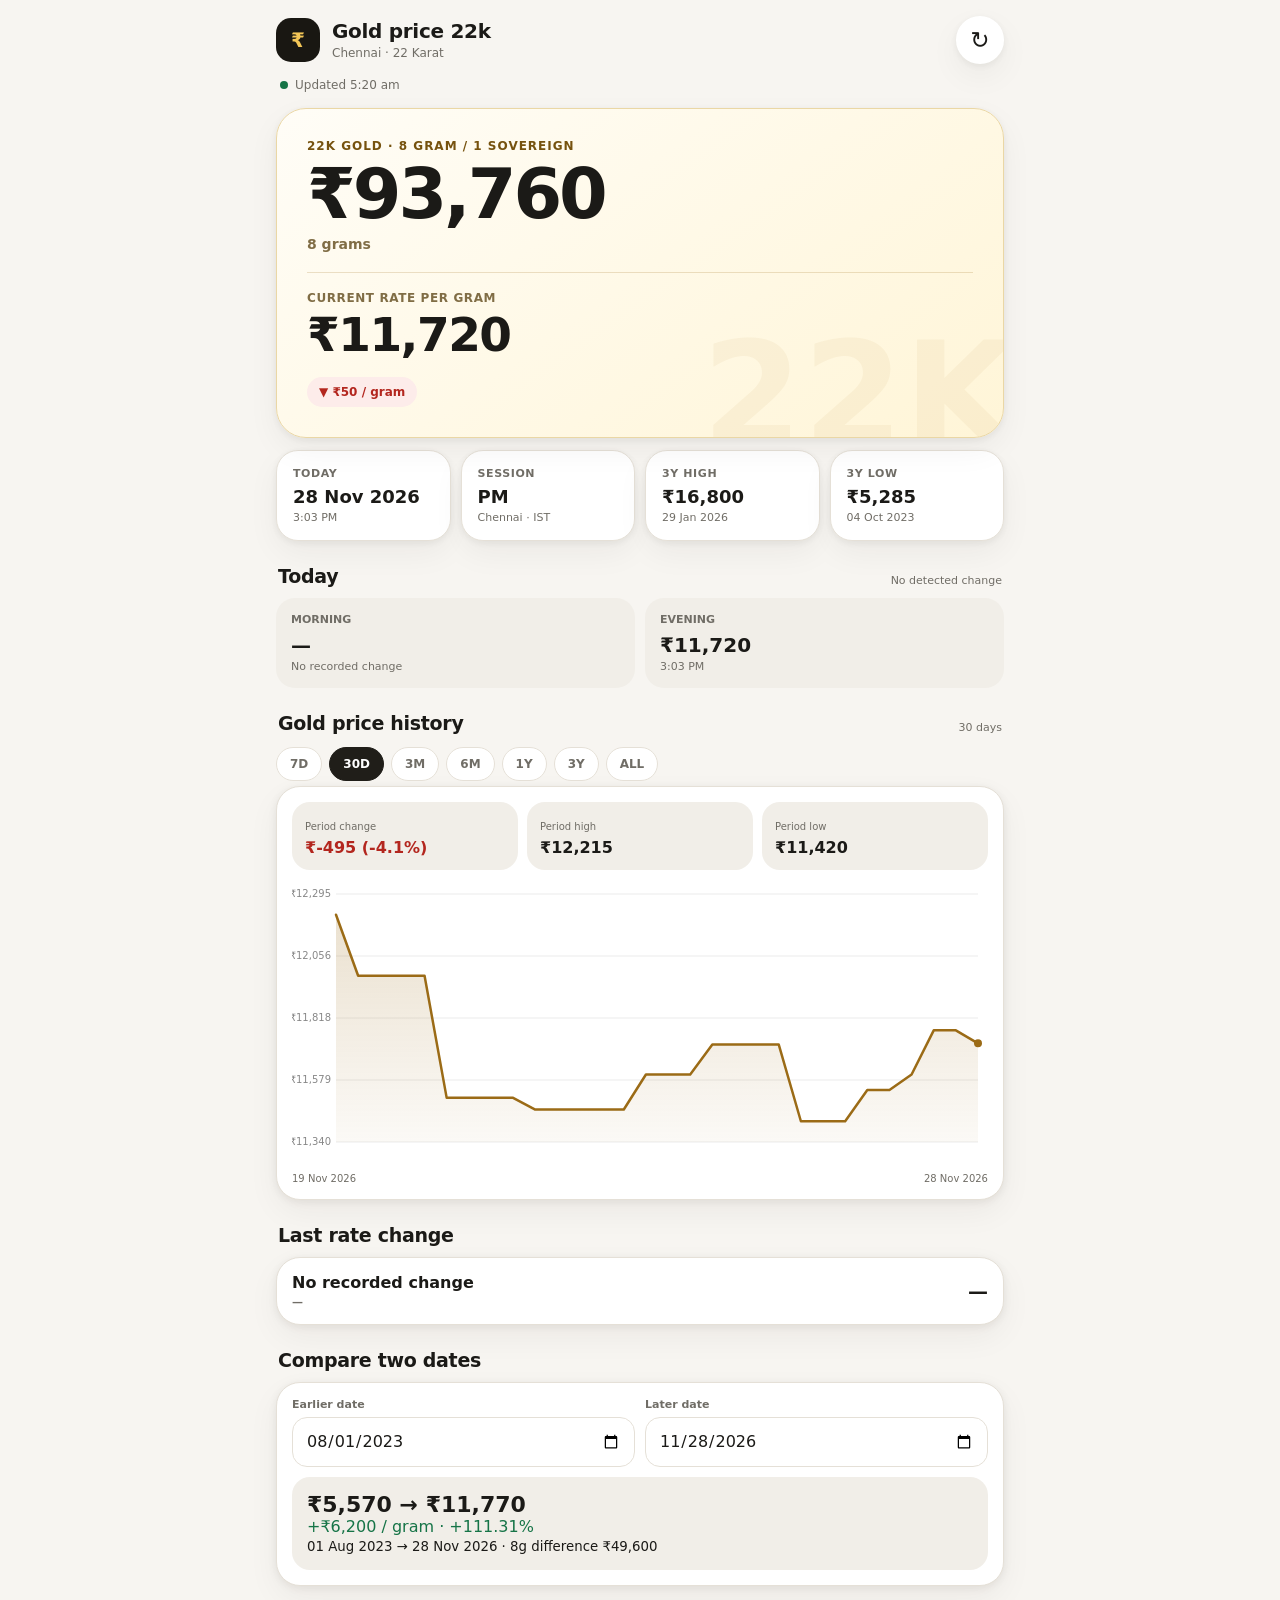
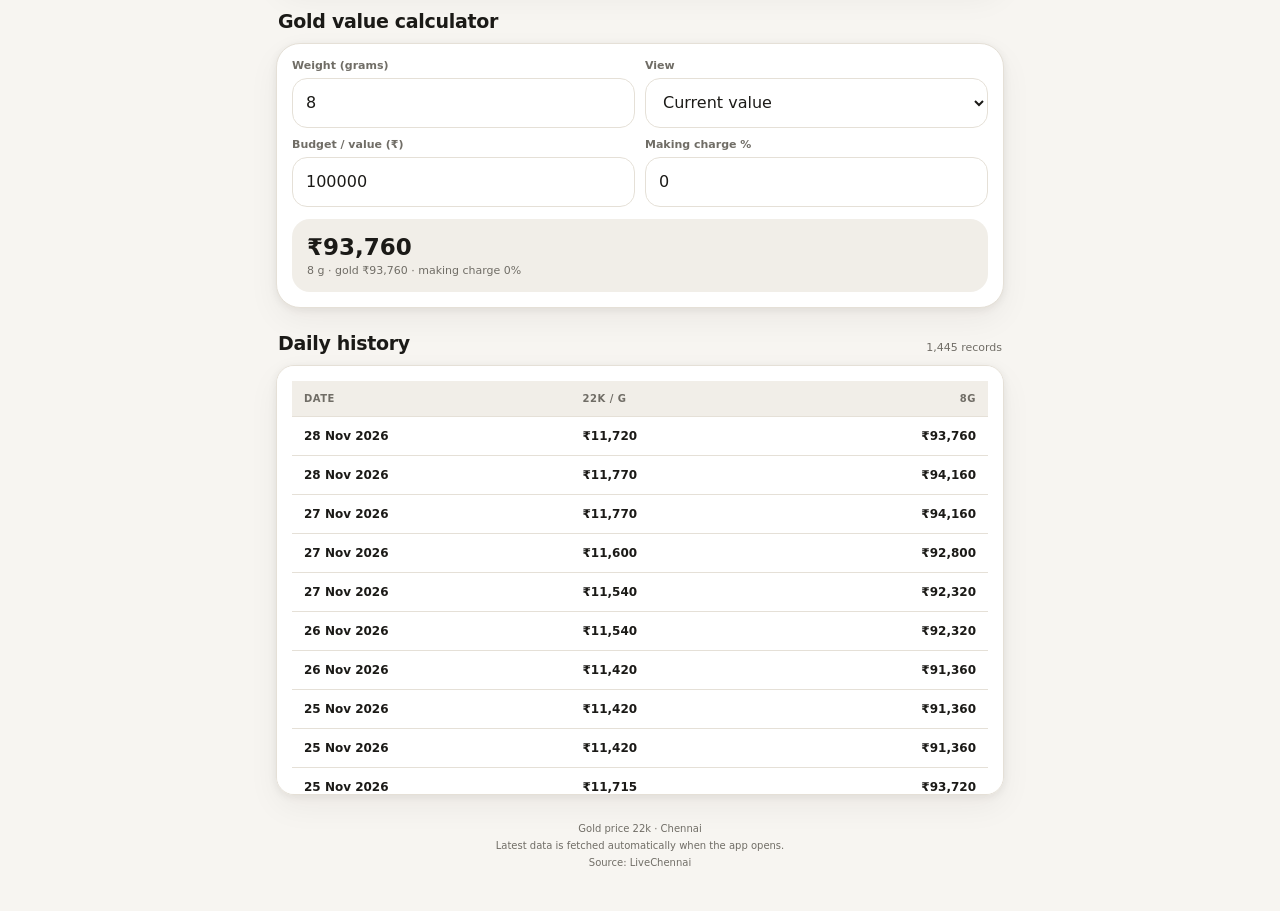
<file: Gold_price_22k_index.html>
<!doctype html>
<html lang="en">
<head>
<meta charset="utf-8">
<meta name="viewport" content="width=device-width,initial-scale=1,viewport-fit=cover">
<meta name="theme-color" content="#15130f">
<meta name="description" content="Chennai 22K gold price tracker">
<meta name="apple-mobile-web-app-capable" content="yes">
<meta name="apple-mobile-web-app-status-bar-style" content="black-translucent">
<meta name="apple-mobile-web-app-title" content="Gold price 22k">
<link rel="manifest" href="manifest.webmanifest">
<link rel="icon" href="icon.svg">
<title>Gold price 22k</title>

<style>
:root{
  color-scheme:light;
  --bg:#f7f5f1;--surface:#fff;--surface2:#f1eee8;--text:#1b1a17;
  --muted:#706d66;--line:#e5e0d7;--gold:#9b6b16;--gold2:#d8a62a;
  --good:#167447;--bad:#b3261e;--shadow:0 2px 8px rgba(30,25,15,.07),0 12px 32px rgba(30,25,15,.05);
  --r:24px;
}
*{box-sizing:border-box;-webkit-tap-highlight-color:transparent}
html{scroll-behavior:smooth}
body{margin:0;background:var(--bg);color:var(--text);font-family:Roboto,system-ui,-apple-system,"Segoe UI",sans-serif}
button,input,select{font:inherit}
button{cursor:pointer}
.app{max-width:760px;margin:auto;padding:calc(12px + env(safe-area-inset-top)) 16px calc(32px + env(safe-area-inset-bottom))}
.topbar{display:flex;align-items:center;justify-content:space-between;min-height:56px}
.brand{display:flex;align-items:center;gap:12px}
.logo{width:44px;height:44px;border-radius:15px;display:grid;place-items:center;background:#191712;color:#f3c657;font-weight:900;font-size:20px}
.brand h1{font-size:20px;line-height:1.15;margin:0;font-weight:800;letter-spacing:-.3px}
.brand p{margin:3px 0 0;color:var(--muted);font-size:12px}
.iconbtn{width:48px;height:48px;border:0;border-radius:50%;background:var(--surface);color:var(--text);box-shadow:var(--shadow);font-size:23px}
.iconbtn.spin{animation:spin .55s ease}
@keyframes spin{to{transform:rotate(360deg)}}
.status{display:flex;align-items:center;gap:7px;margin:10px 4px 16px;color:var(--muted);font-size:12px}
.dot{width:8px;height:8px;border-radius:50%;background:var(--good)}
.offline .dot{background:var(--bad)}

.hero{position:relative;overflow:hidden;border-radius:30px;padding:25px;background:linear-gradient(145deg,#fffdf7,#fff5d7);border:1px solid #ead7a5;box-shadow:var(--shadow)}
.hero:after{content:"22K";position:absolute;right:-13px;bottom:-42px;font-size:145px;font-weight:900;color:rgba(155,107,22,.055);pointer-events:none}
.eyebrow{text-transform:uppercase;letter-spacing:1px;color:#76520e;font-size:12px;font-weight:800}
.hero h2{margin:7px 0 0;font-size:clamp(42px,12vw,70px);line-height:.98;letter-spacing:-3px;font-weight:900}
.hero .unit{color:#806d45;margin-top:7px;font-size:14px;font-weight:600}
.sovereign{margin-top:20px;padding-top:18px;border-top:1px solid rgba(155,107,22,.2)}
.sovereign label{display:block;color:#806d45;font-size:12px;font-weight:800;text-transform:uppercase;letter-spacing:.6px}
.sovereign strong{display:block;font-size:clamp(31px,8vw,47px);letter-spacing:-1.5px;margin-top:2px}
.change{display:inline-flex;margin-top:15px;padding:8px 12px;border-radius:999px;font-size:12px;font-weight:800}
.up{background:#e9f6ee;color:var(--good)}.down{background:#fdecea;color:var(--bad)}.same{background:#ecebe8;color:var(--muted)}

.quick{display:grid;grid-template-columns:repeat(2,1fr);gap:10px;margin-top:12px}
.card{background:var(--surface);border:1px solid var(--line);border-radius:22px;padding:16px;box-shadow:var(--shadow)}
.label{font-size:11px;text-transform:uppercase;letter-spacing:.6px;color:var(--muted);font-weight:800}
.value{font-size:18px;font-weight:850;margin-top:6px}.sub{font-size:11px;color:var(--muted);margin-top:4px}

.section{margin-top:24px}.sectionhead{display:flex;align-items:end;justify-content:space-between;gap:10px;margin:0 2px 11px}
.sectionhead h3{font-size:19px;margin:0;letter-spacing:-.3px}.sectionhead span{font-size:11px;color:var(--muted)}
.segment{display:flex;gap:7px;overflow:auto;padding:2px 0 5px}
.segment button{white-space:nowrap;border:1px solid var(--line);background:var(--surface);color:var(--muted);border-radius:999px;padding:9px 13px;font-size:12px;font-weight:800}
.segment button.active{background:#201e19;color:#fff;border-color:#201e19}
.panel{background:var(--surface);border:1px solid var(--line);border-radius:24px;box-shadow:var(--shadow);padding:15px}

.metricrow{display:grid;grid-template-columns:repeat(3,1fr);gap:9px;margin-bottom:12px}
.metric{background:var(--surface2);border-radius:18px;padding:13px}.metric b{display:block;font-size:16px;margin-top:4px}.metric small{color:var(--muted);font-size:10px}
.chartwrap{height:285px;position:relative}.chartwrap canvas{width:100%;height:100%;display:block;touch-action:none}
.chartmeta{display:flex;justify-content:space-between;color:var(--muted);font-size:10px;margin-top:6px}

.todaygrid{display:grid;grid-template-columns:1fr 1fr;gap:10px}.session{background:var(--surface2);border-radius:19px;padding:15px}.session .tag{font-size:11px;font-weight:800;color:var(--muted);text-transform:uppercase}.session .rate{font-size:20px;font-weight:900;margin-top:7px}.session .time{font-size:11px;color:var(--muted);margin-top:3px}

.last{display:flex;align-items:center;justify-content:space-between;gap:12px}.last .when{font-weight:800}.last .when small{display:block;color:var(--muted);font-size:11px;margin-top:4px}.last .amount{font-size:20px;font-weight:900;text-align:right}

.formgrid{display:grid;grid-template-columns:1fr 1fr;gap:10px}.field label{display:block;color:var(--muted);font-size:11px;font-weight:800;margin-bottom:6px}.field input,.field select{width:100%;height:50px;border:1px solid var(--line);border-radius:15px;background:var(--surface);color:var(--text);padding:0 13px;outline:0}.field input:focus,.field select:focus{border-color:var(--gold)}
.result{margin-top:12px;background:var(--surface2);border-radius:18px;padding:15px}.result b{font-size:23px}.result p{margin:4px 0 0;color:var(--muted);font-size:11px}

.compare{display:grid;grid-template-columns:1fr 1fr;gap:10px}.compareResult{margin-top:10px;padding:15px;border-radius:18px;background:var(--surface2)}.compareResult strong{font-size:22px}.positive{color:var(--good)}.negative{color:var(--bad)}

.tablewrap{max-height:430px;overflow:auto;border-radius:18px}.history{width:100%;border-collapse:collapse;font-size:12px}.history th{position:sticky;top:0;background:var(--surface2);z-index:1;color:var(--muted);font-size:10px;text-transform:uppercase;letter-spacing:.5px;text-align:left;padding:12px}.history td{padding:12px;border-top:1px solid var(--line);font-weight:650}.history td:last-child,.history th:last-child{text-align:right}
footer{text-align:center;color:var(--muted);font-size:10px;line-height:1.7;padding:25px 4px 8px}

.toast{position:fixed;left:50%;bottom:calc(20px + env(safe-area-inset-bottom));transform:translate(-50%,20px);background:#201e19;color:#fff;padding:11px 16px;border-radius:999px;font-size:12px;font-weight:700;opacity:0;pointer-events:none;transition:.25s;z-index:10}.toast.show{opacity:1;transform:translate(-50%,0)}

@media(min-width:650px){.quick{grid-template-columns:repeat(4,1fr)}.hero{padding:30px}.todaygrid{grid-template-columns:repeat(2,1fr)}}
@media(max-width:430px){.app{padding-left:12px;padding-right:12px}.hero{padding:22px}.metricrow{grid-template-columns:1fr 1fr 1fr}.metric{padding:11px 9px}.chartwrap{height:250px}}
@media(prefers-color-scheme:dark){
:root{color-scheme:dark;--bg:#0d0e0c;--surface:#171815;--surface2:#22231f;--text:#f5f3ed;--muted:#a9a69d;--line:#30312c;--shadow:0 2px 8px rgba(0,0,0,.22),0 14px 35px rgba(0,0,0,.18)}
.logo{background:#f1c653;color:#191712}.iconbtn{background:var(--surface)}.hero{background:linear-gradient(145deg,#2a2415,#1c190f);border-color:#574615}.hero .eyebrow,.hero .unit,.sovereign label{color:#d8b967}.segment button{background:var(--surface);border-color:var(--line)}.segment button.active{background:#f4f1e8;color:#171612;border-color:#f4f1e8}
}
</style>
</head>

<body>
<div class="app">
<header class="topbar">
  <div class="brand">
    <div class="logo">₹</div>
    <div><h1>Gold price 22k</h1><p>Chennai · 22 Karat</p></div>
  </div>
  <button class="iconbtn" id="refresh" aria-label="Refresh">↻</button>
</header>

<div class="status" id="status"><span class="dot"></span><span id="statusText">Loading latest rate…</span></div>

<section class="hero">
  <div class="eyebrow">22K gold · 8 gram / 1 sovereign</div>
  <h2 id="hero8">₹—</h2>
  <div class="unit">8 grams</div>
  <div class="sovereign"><label>Current rate per gram</label><strong id="hero1">₹—</strong></div>
  <div id="change" class="change same">No change</div>
</section>

<section class="quick">
  <div class="card"><div class="label">Today</div><div class="value" id="today">—</div><div class="sub" id="todayTime">—</div></div>
  <div class="card"><div class="label">Session</div><div class="value" id="session">—</div><div class="sub">Chennai · IST</div></div>
  <div class="card"><div class="label">3Y high</div><div class="value" id="high">—</div><div class="sub" id="highDate">—</div></div>
  <div class="card"><div class="label">3Y low</div><div class="value" id="low">—</div><div class="sub" id="lowDate">—</div></div>
</section>

<section class="section">
  <div class="sectionhead"><h3>Today</h3><span id="todaySummary">—</span></div>
  <div class="todaygrid">
    <div class="session"><div class="tag">Morning</div><div class="rate" id="amRate">—</div><div class="time" id="amTime">Not recorded</div></div>
    <div class="session"><div class="tag">Evening</div><div class="rate" id="pmRate">—</div><div class="time" id="pmTime">Not recorded</div></div>
  </div>
</section>

<section class="section">
  <div class="sectionhead"><h3>Gold price history</h3><span id="chartCount">—</span></div>
  <div class="segment" id="ranges">
    <button data-range="7">7D</button><button class="active" data-range="30">30D</button><button data-range="90">3M</button><button data-range="180">6M</button><button data-range="365">1Y</button><button data-range="1095">3Y</button><button data-range="all">ALL</button>
  </div>
  <div class="panel">
    <div class="metricrow">
      <div class="metric"><small>Period change</small><b id="periodChange">—</b></div>
      <div class="metric"><small>Period high</small><b id="periodHigh">—</b></div>
      <div class="metric"><small>Period low</small><b id="periodLow">—</b></div>
    </div>
    <div class="chartwrap"><canvas id="chart"></canvas></div>
    <div class="chartmeta"><span id="chartStart">—</span><span id="chartEnd">—</span></div>
  </div>
</section>

<section class="section">
  <div class="sectionhead"><h3>Last rate change</h3></div>
  <div class="panel last">
    <div class="when"><span id="lastDate">No recorded change</span><small id="lastTime">—</small></div>
    <div class="amount" id="lastAmount">—</div>
  </div>
</section>

<section class="section">
  <div class="sectionhead"><h3>Compare two dates</h3></div>
  <div class="panel">
    <div class="compare">
      <div class="field"><label>Earlier date</label><input type="date" id="dateA"></div>
      <div class="field"><label>Later date</label><input type="date" id="dateB"></div>
    </div>
    <div class="compareResult" id="compareResult">Choose two dates to compare.</div>
  </div>
</section>

<section class="section">
  <div class="sectionhead"><h3>Gold value calculator</h3></div>
  <div class="panel">
    <div class="formgrid">
      <div class="field"><label>Weight (grams)</label><input id="weight" type="number" inputmode="decimal" min="0" step="0.01" value="8"></div>
      <div class="field"><label>View</label><select id="calcMode"><option value="value">Current value</option><option value="grams">Gold for budget</option></select></div>
      <div class="field"><label>Budget / value (₹)</label><input id="budget" type="number" inputmode="decimal" min="0" step="100" value="100000"></div>
      <div class="field"><label>Making charge %</label><input id="making" type="number" inputmode="decimal" min="0" step="0.1" value="0"></div>
    </div>
    <div class="result"><b id="calcResult">₹—</b><p id="calcSub">Based on current 22K rate.</p></div>
  </div>
</section>

<section class="section">
  <div class="sectionhead"><h3>Daily history</h3><span id="historyCount">—</span></div>
  <div class="panel tablewrap">
    <table class="history"><thead><tr><th>Date</th><th>22K / g</th><th>8g</th></tr></thead><tbody id="historyBody"><tr><td colspan="3">Loading…</td></tr></tbody></table>
  </div>
</section>

<footer>
  <div>Gold price 22k · Chennai</div>
  <div>Latest data is fetched automatically when the app opens.</div>
  <div>Source: LiveChennai</div>
</footer>
</div>
<div class="toast" id="toast"></div>

<script>
const LIVE_URL="data/live.json", HISTORY_URL="data/history.json";
let live=null, history=[], selectedRange=30;

const $=id=>document.getElementById(id);
const money=n=>Number.isFinite(Number(n))?"₹"+Math.round(Number(n)).toLocaleString("en-IN"):"₹—";
const dateText=s=>{if(!s)return"—";const d=new Date(s+"T00:00:00");return isNaN(d) ? s:d.toLocaleDateString("en-IN",{day:"2-digit",month:"short",year:"numeric"})};
const timeText=s=>{if(!s)return"—";let p=s.split(":"),h=Number(p[0]);if(!Number.isFinite(h))return s;let ap=h>=12?"PM":"AM";h=h%12||12;return h+":"+p[1]+" "+ap};
const esc=s=>String(s??"").replaceAll("&","&amp;").replaceAll("<","&lt;").replaceAll(">","&gt;").replaceAll('"',"&quot;");

function setStatus(t,offline=false){$("statusText").textContent=t;$("status").classList.toggle("offline",offline)}
function toast(t){$("toast").textContent=t;$("toast").classList.add("show");setTimeout(()=>$("toast").classList.remove("show"),1800)}

async function getJSON(url){
  const r=await fetch(url+"?v="+Date.now(),{cache:"no-store"});
  if(!r.ok)throw Error("HTTP "+r.status);
  return r.json();
}
function normalize(a){
  if(!Array.isArray(a))return[];
  return a.filter(x=>x&&x.date&&Number.isFinite(Number(x.rate_22k)))
    .map(x=>({...x,rate_22k:Number(x.rate_22k)}))
    .sort((a,b)=>a.date.localeCompare(b.date));
}

function renderLive(d){
  live=d;
  $("hero8").textContent=money(d.rate_8g ?? Number(d.rate_22k)*8);
  $("hero1").textContent=money(d.rate_22k);
  $("today").textContent=dateText(d.date);
  $("todayTime").textContent=timeText(d.time);
  $("session").textContent=d.session||"—";
  const ch=Number(d.change||0), badge=$("change");
  badge.className="change "+(ch>0?"up":ch<0?"down":"same");
  badge.textContent=ch>0?`▲ ${money(ch)} / gram`:ch<0?`▼ ${money(Math.abs(ch))} / gram`:"No rate change";
  const lc=d.last_change;
  if(lc){$("lastDate").textContent=dateText(lc.date);$("lastTime").textContent=timeText(lc.time)+" · "+(lc.session||"");$("lastAmount").textContent=(Number(lc.change)>0?"▲ ":Number(lc.change)<0?"▼ ":"• ")+money(Math.abs(Number(lc.change)));$("lastAmount").className="amount "+(Number(lc.change)>0?"positive":Number(lc.change)<0?"negative":"")}
  else{$("lastDate").textContent="No recorded change";$("lastTime").textContent="—";$("lastAmount").textContent="—"}
  renderToday();
}

function renderToday(){
  if(!live)return;
  const today=live.date, changes=Array.isArray(live.intraday)?live.intraday.filter(x=>x.date===today):[];
  let am=changes.find(x=>x.session==="AM"),pm=changes.find(x=>x.session==="PM");
  // If no change was detected in a session, use the current live rate as a truthful snapshot.
  if(!am && live.session==="AM")am={rate_22k:live.rate_22k,time:live.time};
  if(!pm && live.session==="PM")pm={rate_22k:live.rate_22k,time:live.time};
  $("amRate").textContent=am?money(am.rate_22k):"—"; $("amTime").textContent=am?timeText(am.time):"No recorded change";
  $("pmRate").textContent=pm?money(pm.rate_22k):"—"; $("pmTime").textContent=pm?timeText(pm.time):"No recorded change";
  $("todaySummary").textContent=changes.length?changes.length+" detected change"+(changes.length===1?"":"s"):"No detected change";
}

function chartData(){
  if(selectedRange==="all")return history;
  return history.slice(Math.max(0,history.length-Number(selectedRange)));
}

function drawChart(){
  const c=$("chart"),box=c.parentElement,w=box.clientWidth,h=box.clientHeight,dpr=devicePixelRatio||1;
  if(!w||!h)return;
  c.width=Math.round(w*dpr);c.height=Math.round(h*dpr);const x=c.getContext("2d");x.setTransform(dpr,0,0,dpr,0,0);x.clearRect(0,0,w,h);
  const data=chartData();$("chartCount").textContent=data.length.toLocaleString("en-IN")+" days";
  if(data.length<2){x.fillStyle="#777";x.textAlign="center";x.font="13px system-ui";x.fillText("Not enough data",w/2,h/2);return}
  const vals=data.map(a=>a.rate_22k),min0=Math.min(...vals),max0=Math.max(...vals),pad=Math.max(80,(max0-min0)*.1),min=min0-pad,max=max0+pad;
  const L=44,R=10,T=12,B=25,pw=w-L-R,ph=h-T-B;
  const px=i=>L+i/(data.length-1)*pw,py=v=>T+(1-(v-min)/(max-min))*ph;
  x.font="10px system-ui";x.lineWidth=1;x.textAlign="right";
  for(let i=0;i<=4;i++){let gy=T+ph*i/4;x.strokeStyle="rgba(120,120,120,.15)";x.beginPath();x.moveTo(L,gy);x.lineTo(w-R,gy);x.stroke();let v=max-(max-min)*i/4;x.fillStyle="#888";x.fillText(money(v),L-5,gy+3)}
  x.beginPath();x.moveTo(px(0),py(vals[0]));for(let i=1;i<vals.length;i++)x.lineTo(px(i),py(vals[i]));x.lineTo(px(vals.length-1),h-B);x.lineTo(px(0),h-B);x.closePath();let g=x.createLinearGradient(0,T,0,h);g.addColorStop(0,"rgba(155,107,22,.22)");g.addColorStop(1,"rgba(155,107,22,.02)");x.fillStyle=g;x.fill();
  x.beginPath();x.moveTo(px(0),py(vals[0]));for(let i=1;i<vals.length;i++)x.lineTo(px(i),py(vals[i]));x.strokeStyle="#9b6b16";x.lineWidth=2.5;x.lineJoin="round";x.lineCap="round";x.stroke();
  x.fillStyle="#9b6b16";x.beginPath();x.arc(px(vals.length-1),py(vals.at(-1)),4,0,Math.PI*2);x.fill();
  $("chartStart").textContent=dateText(data[0].date);$("chartEnd").textContent=dateText(data.at(-1).date);
  const first=vals[0],last=vals.at(-1),delta=last-first,pct=first?delta/first*100:0;
  $("periodChange").textContent=(delta>=0?"+":"")+money(delta)+" ("+(pct>=0?"+":"")+pct.toFixed(1)+"%)";
  $("periodChange").className=delta>0?"positive":delta<0?"negative":"";
  $("periodHigh").textContent=money(max0);$("periodLow").textContent=money(min0);
}

function renderStats(){
  if(!history.length)return;
  const vals=history.map(x=>x.rate_22k),hi=Math.max(...vals),lo=Math.min(...vals),h=history.find(x=>x.rate_22k===hi),l=history.find(x=>x.rate_22k===lo);
  $("high").textContent=money(hi);$("low").textContent=money(lo);$("highDate").textContent=dateText(h?.date);$("lowDate").textContent=dateText(l?.date);
  $("historyCount").textContent=history.length.toLocaleString("en-IN")+" records";
  $("historyBody").innerHTML=[...history].reverse().slice(0,300).map(x=>`<tr><td>${esc(dateText(x.date))}</td><td>${money(x.rate_22k)}</td><td>${money(x.rate_22k*8)}</td></tr>`).join("");
  const min=history[0]?.date,max=history.at(-1)?.date;
  if(!$("dateA").value)$("dateA").value=min||"";
  if(!$("dateB").value)$("dateB").value=max||"";
  compareDates();drawChart();
}

function compareDates(){
  const a=history.find(x=>x.date===$("dateA").value),b=history.find(x=>x.date===$("dateB").value);
  const out=$("compareResult");
  if(!a||!b){out.textContent="Choose two dates available in the historical data.";return}
  const d=b.rate_22k-a.rate_22k,p=a.rate_22k?d/a.rate_22k*100:0;
  out.innerHTML=`<strong>${money(a.rate_22k)} → ${money(b.rate_22k)}</strong><br><span class="${d>0?"positive":d<0?"negative":""}">${d>=0?"+":""}${money(d)} / gram · ${p>=0?"+":""}${p.toFixed(2)}%</span><br><small>${dateText(a.date)} → ${dateText(b.date)} · 8g difference ${money(d*8)}</small>`;
}

function calculate(){
  if(!live)return;
  const rate=Number(live.rate_22k),w=Math.max(0,Number($("weight").value)||0),budget=Math.max(0,Number($("budget").value)||0),making=Math.max(0,Number($("making").value)||0);
  if($("calcMode").value==="value"){
    const base=rate*w, total=base*(1+making/100);$("calcResult").textContent=money(total);$("calcSub").textContent=`${w.toLocaleString("en-IN")} g · gold ${money(base)} · making charge ${making}%`;
  }else{
    const grams=budget/(rate*(1+making/100));$("calcResult").textContent=grams.toFixed(3)+" g";$("calcSub").textContent=`Budget ${money(budget)} including ${making}% making charge`;
  }
}

async function refresh(manual=false){
  const b=$("refresh");if(manual){b.classList.remove("spin");void b.offsetWidth;b.classList.add("spin")}
  try{
    setStatus("Checking latest rate…");
    const [l,h]=await Promise.all([getJSON(LIVE_URL),getJSON(HISTORY_URL)]);
    renderLive(l);history=normalize(h);renderStats();calculate();
    localStorage.setItem("gold_live_backup",JSON.stringify(l));localStorage.setItem("gold_history_backup",JSON.stringify(history));
    setStatus("Updated "+new Date().toLocaleTimeString("en-IN",{hour:"numeric",minute:"2-digit"}));
    if(manual)toast("Latest data loaded");
  }catch(e){
    console.error(e);
    try{
      const l=JSON.parse(localStorage.getItem("gold_live_backup")||"null"),h=JSON.parse(localStorage.getItem("gold_history_backup")||"null");
      if(l)renderLive(l);if(Array.isArray(h)){history=normalize(h);renderStats();calculate()}
      setStatus("Offline · showing saved data",true);
    }catch(_){setStatus("Unable to load data",true)}
  }
}

$("refresh").onclick=()=>refresh(true);
document.querySelectorAll("#ranges button").forEach(b=>b.onclick=()=>{document.querySelectorAll("#ranges button").forEach(x=>x.classList.remove("active"));b.classList.add("active");selectedRange=b.dataset.range==="all"?"all":Number(b.dataset.range);drawChart()});
["dateA","dateB"].forEach(id=>$(id).addEventListener("change",compareDates));
["weight","budget","making","calcMode"].forEach(id=>$(id).addEventListener("input",calculate));
document.addEventListener("visibilitychange",()=>{if(document.visibilityState==="visible")refresh()});
window.addEventListener("pageshow",()=>refresh());
window.addEventListener("resize",drawChart);

if("serviceWorker" in navigator)window.addEventListener("load",()=>navigator.serviceWorker.register("sw.js").catch(console.warn));
refresh();
</script>
</body>
</html>
</file>
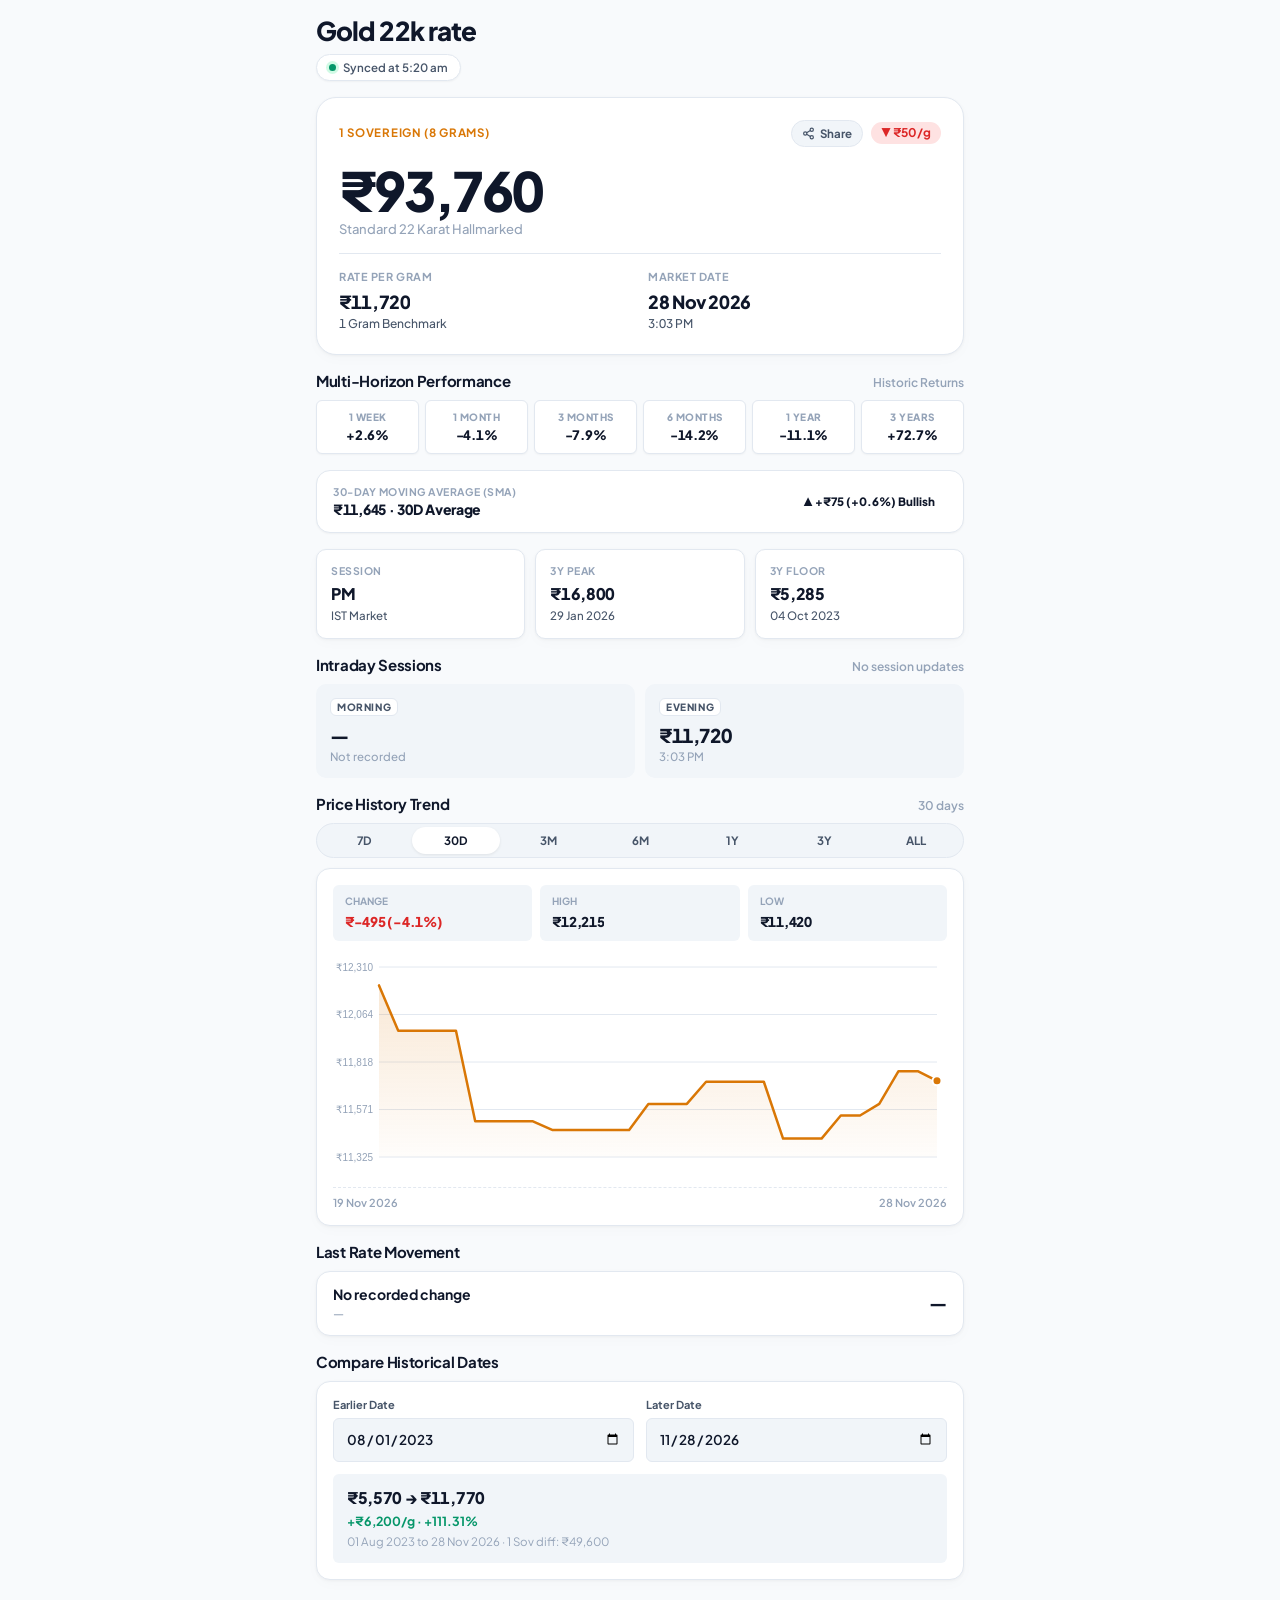
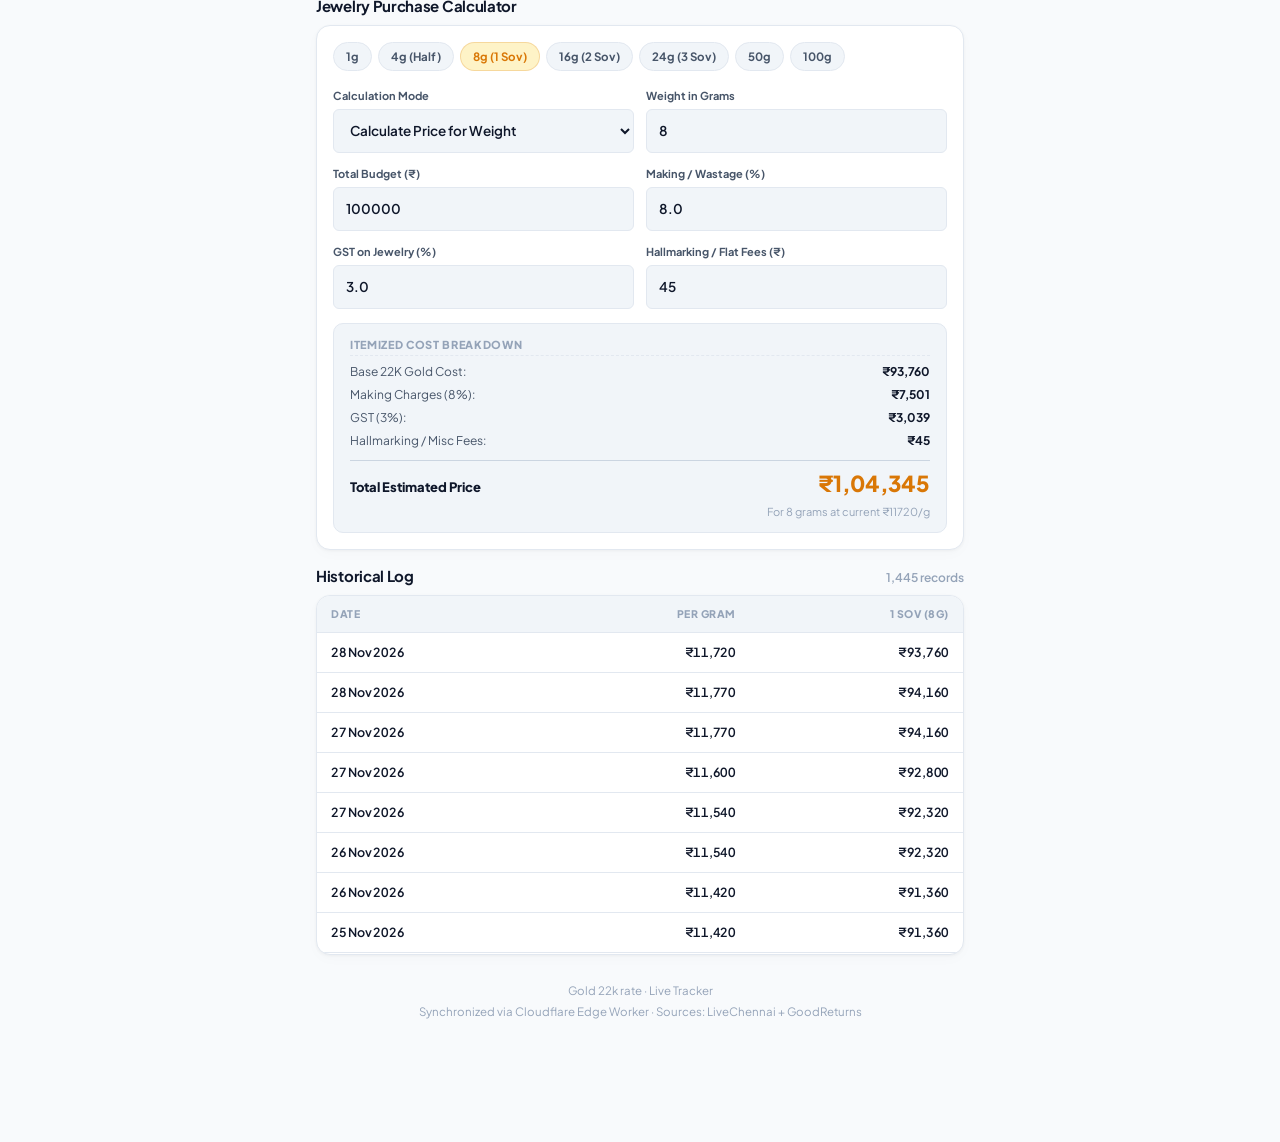
<file: index-2.html>
<!doctype html>
<html lang="en">
<head>
<meta charset="utf-8">
<meta name="viewport" content="width=device-width, initial-scale=1.0, maximum-scale=1.0, user-scalable=no, viewport-fit=cover">
<meta name="theme-color" content="#f8fafc" media="(prefers-color-scheme: light)">
<meta name="theme-color" content="#06080c" media="(prefers-color-scheme: dark)">
<meta name="description" content="22K Gold Price Tracker & Valuation Dashboard">

<meta name="apple-mobile-web-app-capable" content="yes">
<meta name="apple-mobile-web-app-status-bar-style" content="black-translucent">
<meta name="apple-mobile-web-app-title" content="Gold 22k rate">

<link rel="manifest" href="manifest.webmanifest">
<link rel="icon" href="icon.svg">

<link rel="preconnect" href="https://fonts.googleapis.com">
<link rel="preconnect" href="https://fonts.gstatic.com" crossorigin>
<link href="https://fonts.googleapis.com/css2?family=Plus+Jakarta+Sans:wght@400;500;600;700;800&display=swap" rel="stylesheet">

<title>Gold 22k rate</title>

<style>
:root {
  color-scheme: light dark;

  --font-display: "Plus Jakarta Sans", -apple-system, BlinkMacSystemFont, "SF Pro Display", "Segoe UI", sans-serif;

  --bg-app: #f8fafc;
  --surface: #ffffff;
  --surface-subtle: #f1f5f9;
  --surface-elevated: #ffffff;

  --border-subtle: #e2e8f0;
  --border-strong: #cbd5e1;
  --specular: inset 0 1px 0 0 rgba(255, 255, 255, 0.9);

  --text-primary: #0f172a;
  --text-secondary: #475569;
  --text-tertiary: #94a3b8;

  --gold-primary: #d97706;
  --gold-light: #f59e0b;
  --gold-gradient: linear-gradient(135deg, #f59e0b 0%, #d97706 100%);
  --gold-tint: #fef3c7;
  --gold-border: rgba(217, 119, 6, 0.22);
  --gold-glow: rgba(217, 119, 6, 0.12);

  --good: #059669;
  --good-bg: #d1fae5;
  --bad: #dc2626;
  --bad-bg: #fee2e2;
  --warn: #d97706;
  --warn-bg: #fef3c7;

  --radius-xs: 6px;
  --radius-sm: 10px;
  --radius-md: 14px;
  --radius-lg: 20px;
  --radius-full: 9999px;

  --shadow-sm: 0 1px 2px 0 rgba(0, 0, 0, 0.04);
  --shadow-card: 0 1px 3px 0 rgba(0, 0, 0, 0.04), 0 4px 14px 0 rgba(0, 0, 0, 0.02);
  --shadow-fab: 0 8px 24px -4px rgba(217, 119, 6, 0.24), 0 2px 6px -1px rgba(0, 0, 0, 0.06);

  --transition: 0.18s cubic-bezier(0.16, 1, 0.3, 1);
}

@media (prefers-color-scheme: dark) {
  :root {
    --bg-app: #06080c;
    --surface: #0e121a;
    --surface-subtle: #141a24;
    --surface-elevated: #1a2230;

    --border-subtle: rgba(255, 255, 255, 0.07);
    --border-strong: rgba(255, 255, 255, 0.15);
    --specular: inset 0 1px 0 0 rgba(255, 255, 255, 0.08);

    --text-primary: #f8fafc;
    --text-secondary: #94a3b8;
    --text-tertiary: #64748b;

    --gold-primary: #fbbf24;
    --gold-light: #fcd34d;
    --gold-gradient: linear-gradient(135deg, #fcd34d 0%, #f59e0b 100%);
    --gold-tint: rgba(245, 158, 11, 0.12);
    --gold-border: rgba(251, 191, 36, 0.25);
    --gold-glow: rgba(251, 191, 36, 0.15);

    --good: #34d399;
    --good-bg: rgba(5, 150, 105, 0.15);
    --bad: #f87171;
    --bad-bg: rgba(220, 38, 38, 0.15);
    --warn: #fbbf24;
    --warn-bg: rgba(245, 158, 11, 0.15);

    --shadow-sm: 0 1px 2px 0 rgba(0, 0, 0, 0.6);
    --shadow-card: 0 4px 20px 0 rgba(0, 0, 0, 0.5);
    --shadow-fab: 0 8px 28px -4px rgba(0, 0, 0, 0.8), 0 0 0 1px rgba(251, 191, 36, 0.25);
  }
}

* {
  box-sizing: border-box;
  margin: 0;
  padding: 0;
  -webkit-tap-highlight-color: transparent;
}

html {
  font-family: var(--font-display);
  background-color: var(--bg-app);
  color: var(--text-primary);
  -webkit-font-smoothing: antialiased;
  text-rendering: optimizeLegibility;
  -webkit-text-size-adjust: 100%;
  overflow-x: hidden;
  touch-action: pan-y;
}

body {
  margin: 0;
  display: flex;
  justify-content: center;
  min-height: 100vh;
  overflow-x: hidden;
  touch-action: pan-y;
  user-select: none;
  -webkit-user-select: none;
}

input, select {
  user-select: auto;
  -webkit-user-select: auto;
}

.num, [data-num], td, strong, b, h2, .rate, .value, .amount, .hero-sub-val {
  font-variant-numeric: tabular-nums lining-nums;
  letter-spacing: -0.02em;
}

.app {
  width: 100%;
  max-width: 680px;
  padding: calc(16px + env(safe-area-inset-top)) 16px calc(110px + env(safe-area-inset-bottom));
  display: flex;
  flex-direction: column;
  gap: 16px;
}

button, input, select {
  font-family: inherit;
  color: inherit;
  border: none;
  background: none;
  outline: none;
}

.topbar {
  display: flex;
  flex-direction: column;
  align-items: flex-start;
  gap: 8px;
  padding: 0;
  margin: 0;
  width: 100%;
}

.brand-text h1 {
  font-size: 26px;
  font-weight: 800;
  letter-spacing: -0.035em;
  line-height: 1.15;
  margin: 0;
  padding: 0;
}

.status-indicator {
  display: inline-flex;
  align-items: center;
  gap: 7px;
  padding: 5px 12px;
  background: var(--surface);
  border: 1px solid var(--border-subtle);
  border-radius: var(--radius-full);
  font-size: 11.5px;
  font-weight: 600;
  color: var(--text-secondary);
  box-shadow: var(--shadow-sm), var(--specular);
  white-space: nowrap;
  margin: 0;
}

.dot {
  width: 7px;
  height: 7px;
  border-radius: 50%;
  background-color: var(--good);
  box-shadow: 0 0 0 3px var(--good-bg);
  animation: pulse-ring 2s infinite;
}

.status-indicator.offline .dot {
  background-color: var(--bad);
  box-shadow: 0 0 0 3px var(--bad-bg);
  animation: none;
}

@keyframes pulse-ring {
  0% { transform: scale(0.95); opacity: 0.8; }
  50% { transform: scale(1.15); opacity: 1; }
  100% { transform: scale(0.95); opacity: 0.8; }
}

.warning-banner {
  display: flex;
  align-items: flex-start;
  gap: 12px;
  padding: 13px 16px;
  background: var(--bad-bg);
  border: 1px solid var(--bad);
  border-radius: var(--radius-md);
  color: var(--bad);
  box-shadow: var(--shadow-card);
  width: 100%;
  animation: bannerFade 0.25s ease-out;
}

.warning-banner[hidden] {
  display: none !important;
}

.warning-icon {
  flex-shrink: 0;
  margin-top: 1px;
  display: flex;
  align-items: center;
  justify-content: center;
}

.warning-content {
  display: flex;
  flex-direction: column;
  gap: 2px;
}

.warning-content strong {
  font-size: 13px;
  font-weight: 800;
  letter-spacing: -0.01em;
  line-height: 1.2;
}

.warning-content p {
  font-size: 11.5px;
  font-weight: 600;
  line-height: 1.4;
  opacity: 0.95;
}

@keyframes bannerFade {
  from { opacity: 0; transform: translateY(-4px); }
  to { opacity: 1; transform: translateY(0); }
}

.hero {
  background: var(--surface);
  border: 1px solid var(--border-subtle);
  border-radius: var(--radius-lg);
  padding: 22px;
  box-shadow: var(--shadow-card), var(--specular);
  display: flex;
  flex-direction: column;
  gap: 16px;
  width: 100%;
  position: relative;
  overflow: hidden;
}

.hero-top {
  display: flex;
  align-items: center;
  justify-content: space-between;
}

.hero-label {
  font-size: 11.5px;
  font-weight: 700;
  text-transform: uppercase;
  letter-spacing: 0.06em;
  color: var(--gold-primary);
  line-height: 1.2;
}

.hero-actions {
  display: flex;
  align-items: center;
  gap: 8px;
}

.share-btn {
  display: inline-flex;
  align-items: center;
  gap: 5px;
  padding: 5px 10px;
  background: var(--surface-subtle);
  border: 1px solid var(--border-subtle);
  border-radius: var(--radius-full);
  font-size: 11.5px;
  font-weight: 700;
  color: var(--text-secondary);
  cursor: pointer;
  transition: all var(--transition);
}

.share-btn:active {
  transform: scale(0.95);
  background: var(--border-subtle);
}

.change-pill {
  display: inline-flex;
  align-items: center;
  gap: 4px;
  padding: 5px 10px;
  border-radius: var(--radius-full);
  font-size: 12px;
  font-weight: 700;
  line-height: 1;
}

.change-pill.up { background: var(--good-bg); color: var(--good); }
.change-pill.down { background: var(--bad-bg); color: var(--bad); }
.change-pill.same { background: var(--surface-subtle); color: var(--text-secondary); }

.hero-mid {
  display: flex;
  flex-direction: column;
  gap: 2px;
}

.hero-mid h2 {
  font-size: clamp(38px, 8.5vw, 54px);
  font-weight: 800;
  letter-spacing: -0.04em;
  line-height: 1;
}

.hero-mid .sub {
  font-size: 13px;
  font-weight: 500;
  color: var(--text-tertiary);
  margin-top: 2px;
}

.hero-details-grid {
  display: grid;
  grid-template-columns: 1fr 1fr;
  gap: 16px;
  padding-top: 16px;
  border-top: 1px solid var(--border-subtle);
}

.hero-detail-col {
  display: flex;
  flex-direction: column;
  align-items: flex-start;
  text-align: left;
}

.hero-sub-label {
  font-family: var(--font-display);
  font-size: 11px;
  font-weight: 700;
  text-transform: uppercase;
  letter-spacing: 0.05em;
  color: var(--text-tertiary);
  line-height: 14px;
  height: 14px;
  margin-bottom: 6px;
  display: block;
}

.hero-sub-val {
  font-family: var(--font-display);
  font-size: 18px;
  font-weight: 800;
  color: var(--text-primary);
  line-height: 24px;
  height: 24px;
  margin-bottom: 2px;
  letter-spacing: -0.02em;
  font-variant-numeric: tabular-nums lining-nums;
  white-space: nowrap;
  overflow: hidden;
  text-overflow: ellipsis;
  display: block;
}

.hero-sub-sub {
  font-family: var(--font-display);
  font-size: 12px;
  font-weight: 500;
  color: var(--text-secondary);
  line-height: 16px;
  height: 16px;
  white-space: nowrap;
  overflow: hidden;
  text-overflow: ellipsis;
  font-variant-numeric: tabular-nums lining-nums;
  display: block;
}

.horizon-grid {
  display: grid;
  grid-template-columns: repeat(6, minmax(0, 1fr));
  gap: 6px;
  width: 100%;
}

@media (max-width: 480px) {
  .horizon-grid {
    grid-template-columns: repeat(3, minmax(0, 1fr));
    gap: 8px;
  }
}

.horizon-box {
  background: var(--surface);
  border: 1px solid var(--border-subtle);
  border-radius: var(--radius-xs);
  padding: 10px 8px;
  display: flex;
  flex-direction: column;
  align-items: center;
  gap: 4px;
  box-shadow: var(--shadow-sm), var(--specular);
}

.horizon-box small {
  font-size: 10px;
  font-weight: 800;
  text-transform: uppercase;
  color: var(--text-tertiary);
  letter-spacing: 0.05em;
}

.horizon-box b {
  font-size: 13px;
  font-weight: 800;
  font-variant-numeric: tabular-nums;
  color: var(--text-primary);
}

.sentiment-banner {
  background: var(--surface);
  border: 1px solid var(--border-subtle);
  border-radius: var(--radius-md);
  padding: 14px 16px;
  display: flex;
  align-items: center;
  justify-content: space-between;
  box-shadow: var(--shadow-sm), var(--specular);
}

.sentiment-left {
  display: flex;
  flex-direction: column;
  gap: 2px;
}

.sentiment-left span {
  font-size: 10.5px;
  font-weight: 700;
  text-transform: uppercase;
  letter-spacing: 0.05em;
  color: var(--text-tertiary);
}

.sentiment-left b {
  font-size: 14px;
  font-weight: 800;
}

.sentiment-pill {
  display: inline-flex;
  align-items: center;
  gap: 5px;
  padding: 6px 12px;
  border-radius: var(--radius-full);
  font-size: 11.5px;
  font-weight: 800;
  line-height: 1;
}

.quick-grid {
  display: grid;
  grid-template-columns: repeat(3, minmax(0, 1fr));
  gap: 10px;
  width: 100%;
}

.stat-card {
  background: var(--surface);
  border: 1px solid var(--border-subtle);
  border-radius: var(--radius-sm);
  padding: 14px;
  display: flex;
  flex-direction: column;
  align-items: flex-start;
  box-shadow: var(--shadow-card), var(--specular);
}

.stat-card .label {
  font-size: 10.5px;
  font-weight: 700;
  text-transform: uppercase;
  letter-spacing: 0.05em;
  color: var(--text-tertiary);
  line-height: 14px;
  height: 14px;
  margin-bottom: 6px;
  display: block;
}

.stat-card .value {
  font-size: 16px;
  font-weight: 800;
  line-height: 20px;
  height: 20px;
  margin-bottom: 4px;
  display: block;
}

.stat-card .sub {
  font-size: 11.5px;
  font-weight: 500;
  color: var(--text-secondary);
  line-height: 16px;
  height: 16px;
  white-space: nowrap;
  overflow: hidden;
  text-overflow: ellipsis;
  display: block;
}

.section {
  display: flex;
  flex-direction: column;
  gap: 10px;
  width: 100%;
}

.section-head {
  display: flex;
  align-items: baseline;
  justify-content: space-between;
  padding: 0;
  margin: 0;
  width: 100%;
}

.section-head h3 {
  font-size: 15px;
  font-weight: 700;
  letter-spacing: -0.02em;
}

.section-head span {
  font-size: 12px;
  font-weight: 600;
  color: var(--text-tertiary);
}

.panel {
  background: var(--surface);
  border: 1px solid var(--border-subtle);
  border-radius: var(--radius-md);
  padding: 16px;
  box-shadow: var(--shadow-card), var(--specular);
  width: 100%;
}

.session-grid {
  display: grid;
  grid-template-columns: 1fr 1fr;
  gap: 10px;
  width: 100%;
}

.session-box {
  background: var(--surface-subtle);
  border-radius: var(--radius-sm);
  padding: 14px;
  display: flex;
  flex-direction: column;
  align-items: flex-start;
}

.session-box .tag {
  align-self: flex-start;
  font-size: 10px;
  font-weight: 800;
  text-transform: uppercase;
  letter-spacing: 0.06em;
  padding: 3px 6px;
  border-radius: var(--radius-xs);
  background: var(--surface);
  border: 1px solid var(--border-subtle);
  color: var(--text-secondary);
  line-height: 12px;
  height: 18px;
  margin-bottom: 8px;
  display: inline-flex;
  align-items: center;
}

.session-box .rate {
  font-size: 19px;
  font-weight: 800;
  line-height: 22px;
  height: 22px;
  margin-bottom: 4px;
  display: block;
}

.session-box .time {
  font-size: 11.5px;
  font-weight: 500;
  color: var(--text-tertiary);
  line-height: 14px;
  height: 14px;
  display: block;
}

.segment-ctrl {
  display: grid;
  grid-template-columns: repeat(7, minmax(0, 1fr));
  gap: 4px;
  background: var(--surface-subtle);
  padding: 3px;
  border-radius: var(--radius-full);
  border: 1px solid var(--border-subtle);
  width: 100%;
}

.segment-ctrl button {
  width: 100%;
  padding: 6px 0;
  border-radius: var(--radius-full);
  font-size: 11.5px;
  font-weight: 700;
  color: var(--text-secondary);
  text-align: center;
  cursor: pointer;
  transition: all var(--transition);
  display: flex;
  align-items: center;
  justify-content: center;
}

.segment-ctrl button.active {
  background: var(--surface);
  color: var(--text-primary);
  box-shadow: 0 1px 3px rgba(0, 0, 0, 0.08);
}

.chart-stats-row {
  display: grid;
  grid-template-columns: repeat(3, minmax(0, 1fr));
  gap: 8px;
  margin-bottom: 16px;
  width: 100%;
}

.metric-card {
  background: var(--surface-subtle);
  border-radius: var(--radius-xs);
  padding: 10px 12px;
  display: flex;
  flex-direction: column;
  align-items: flex-start;
}

.metric-card small {
  font-size: 10px;
  font-weight: 700;
  text-transform: uppercase;
  color: var(--text-tertiary);
  line-height: 12px;
  height: 12px;
  margin-bottom: 6px;
  display: block;
}

.metric-card b {
  font-size: 13.5px;
  font-weight: 800;
  line-height: 18px;
  height: 18px;
  white-space: nowrap;
  overflow: hidden;
  text-overflow: ellipsis;
  display: block;
}

.metric-card b.positive { color: var(--good); }
.metric-card b.negative { color: var(--bad); }

.chartwrap {
  width: 100%;
  height: 220px;
  position: relative;
  touch-action: none;
}

.chartwrap canvas {
  width: 100%;
  height: 100%;
  display: block;
}

.chartmeta {
  display: flex;
  justify-content: space-between;
  font-size: 11px;
  font-weight: 600;
  color: var(--text-tertiary);
  margin-top: 10px;
  padding-top: 8px;
  border-top: 1px dashed var(--border-subtle);
  width: 100%;
}

.chip-container {
  display: flex;
  gap: 6px;
  overflow-x: auto;
  scrollbar-width: none;
  padding-bottom: 4px;
  margin-bottom: 14px;
  width: 100%;
}
.chip-container::-webkit-scrollbar { display: none; }

.chip {
  padding: 6px 12px;
  background: var(--surface-subtle);
  border: 1px solid var(--border-subtle);
  border-radius: var(--radius-full);
  font-size: 11.5px;
  font-weight: 700;
  color: var(--text-secondary);
  cursor: pointer;
  white-space: nowrap;
  transition: all var(--transition);
}

.chip.active {
  background: var(--gold-tint);
  border-color: var(--gold-border);
  color: var(--gold-primary);
}

.chip:active {
  transform: scale(0.96);
}

.calc-grid {
  display: grid;
  grid-template-columns: 1fr 1fr;
  gap: 14px 12px;
  width: 100%;
}

.calc-field {
  display: flex;
  flex-direction: column;
  align-items: flex-start;
}

.calc-field label {
  font-size: 11px;
  font-weight: 700;
  color: var(--text-secondary);
  line-height: 14px;
  height: 14px;
  margin-bottom: 6px;
  display: block;
}

.calc-input {
  width: 100%;
  height: 44px;
  padding: 0 12px;
  background: var(--surface-subtle);
  border: 1px solid var(--border-subtle);
  border-radius: var(--radius-xs);
  font-size: 13.5px;
  font-weight: 600;
  color: var(--text-primary);
  transition: border-color var(--transition), background-color var(--transition);
}

.calc-input:focus {
  border-color: var(--gold-primary);
  background: var(--surface);
}

select.calc-input {
  cursor: pointer;
}

.receipt-box {
  margin-top: 14px;
  padding: 14px 16px;
  background: var(--surface-subtle);
  border: 1px solid var(--border-subtle);
  border-radius: var(--radius-sm);
  display: flex;
  flex-direction: column;
  gap: 8px;
  width: 100%;
}

.receipt-title {
  font-size: 11px;
  font-weight: 800;
  text-transform: uppercase;
  letter-spacing: 0.06em;
  color: var(--text-tertiary);
  padding-bottom: 4px;
  border-bottom: 1px dashed var(--border-subtle);
  line-height: 1.2;
}

.receipt-line {
  display: flex;
  align-items: center;
  justify-content: space-between;
  font-size: 12px;
  color: var(--text-secondary);
}

.receipt-line span:last-child {
  font-weight: 700;
  color: var(--text-primary);
}

.receipt-total {
  margin-top: 4px;
  padding-top: 8px;
  border-top: 1px solid var(--border-strong);
  display: flex;
  align-items: baseline;
  justify-content: space-between;
}

.receipt-total .label {
  font-size: 13px;
  font-weight: 800;
  color: var(--text-primary);
}

.receipt-total .final-val {
  font-size: 22px;
  font-weight: 800;
  color: var(--gold-primary);
}

.calc-subtext {
  font-size: 11px;
  color: var(--text-tertiary);
  text-align: right;
}

.last-box {
  display: flex;
  align-items: center;
  justify-content: space-between;
  padding: 14px 16px;
}

.last-box h4 { font-size: 14px; font-weight: 700; line-height: 1.2; }
.last-box p { font-size: 12px; color: var(--text-tertiary); font-weight: 500; margin-top: 3px; }
.last-box .amount { font-size: 18px; font-weight: 800; line-height: 1.2; }
.last-box .amount.positive { color: var(--good); }
.last-box .amount.negative { color: var(--bad); }

.compare-result {
  margin-top: 12px;
  padding: 12px 14px;
  background: var(--surface-subtle);
  border-radius: var(--radius-xs);
  font-size: 12.5px;
  line-height: 1.5;
  width: 100%;
}

.compare-result strong {
  font-size: 16px;
  font-weight: 800;
  display: block;
  margin-bottom: 2px;
}

.compare-result .positive { color: var(--good); font-weight: 700; }
.compare-result .negative { color: var(--bad); font-weight: 700; }

.table-wrap {
  max-height: 360px;
  overflow-y: auto;
  padding: 0;
  border: 1px solid var(--border-subtle);
  width: 100%;
}

.history-table {
  width: 100%;
  border-collapse: collapse;
  table-layout: fixed;
  font-size: 12.5px;
}

.history-table th {
  position: sticky;
  top: 0;
  background: var(--surface-subtle);
  padding: 12px 14px;
  font-size: 10.5px;
  font-weight: 800;
  text-transform: uppercase;
  letter-spacing: 0.05em;
  color: var(--text-tertiary);
  border-bottom: 1px solid var(--border-subtle);
  z-index: 2;
  line-height: 1.2;
}

.history-table td {
  padding: 12px 14px;
  border-bottom: 1px solid var(--border-subtle);
  font-weight: 600;
  vertical-align: middle;
  line-height: 1.2;
}

.history-table tr:hover td {
  background-color: var(--surface-subtle);
}

.history-table tr:last-child td {
  border-bottom: none;
}

.history-table th:nth-child(1), .history-table td:nth-child(1) {
  text-align: left;
  width: 34%;
}

.history-table th:nth-child(2), .history-table td:nth-child(2) {
  text-align: right;
  width: 33%;
}

.history-table th:nth-child(3), .history-table td:nth-child(3) {
  text-align: right;
  width: 33%;
}

.fab-anchor {
  position: fixed;
  bottom: calc(18px + env(safe-area-inset-bottom));
  left: 50%;
  transform: translateX(-50%);
  z-index: 100;
}

.fab-btn {
  height: 44px;
  padding: 0 18px;
  background: var(--surface);
  border: 1px solid var(--border-strong);
  border-radius: var(--radius-full);
  box-shadow: var(--shadow-fab);
  display: flex;
  align-items: center;
  gap: 8px;
  font-size: 13px;
  font-weight: 700;
  color: var(--text-primary);
  cursor: pointer;
  transition: transform var(--transition), box-shadow var(--transition);
  backdrop-filter: blur(10px);
  -webkit-backdrop-filter: blur(10px);
  white-space: nowrap;
}

.fab-btn:active {
  transform: translateY(1px) scale(0.98);
}

.fab-icon {
  width: 18px;
  height: 18px;
  display: flex;
  align-items: center;
  justify-content: center;
  color: var(--gold-primary);
}

.fab-btn svg { width: 16px; height: 16px; }
.fab-btn .icon-spin { display: none; }
.fab-btn.fetching .icon-idle { display: none; }
.fab-btn.fetching .icon-spin { display: block; animation: spin 0.8s linear infinite; }
.fab-btn.spin .icon-idle { animation: spin 0.6s var(--transition); }

@keyframes spin { to { transform: rotate(360deg); } }

.pulldown {
  position: fixed;
  left: 50%;
  top: env(safe-area-inset-top);
  transform: translate(-50%, -70px);
  background: var(--surface);
  border: 1px solid var(--border-strong);
  padding: 6px 14px;
  border-radius: var(--radius-full);
  box-shadow: var(--shadow-card);
  display: flex;
  align-items: center;
  gap: 6px;
  font-size: 12px;
  font-weight: 700;
  z-index: 150;
  opacity: 0;
  transition: opacity 0.2s, transform 0.2s;
}

.pulldown.visible { opacity: 1; }
.pulldown.ready { color: var(--gold-primary); }
.pulldown.ready .pulldownicon { transform: rotate(180deg); }
.pulldown.loading .icon-idle { display: none; }
.pulldown.loading .icon-spin { display: block; animation: spin 0.8s linear infinite; }

.toast {
  position: fixed;
  top: calc(14px + env(safe-area-inset-top));
  left: 50%;
  transform: translate(-50%, -24px);
  background: var(--surface);
  color: var(--text-primary);
  border: 1px solid var(--border-strong);
  padding: 8px 18px;
  border-radius: var(--radius-full);
  font-size: 12.5px;
  font-weight: 700;
  box-shadow: var(--shadow-fab);
  backdrop-filter: blur(12px);
  -webkit-backdrop-filter: blur(12px);
  display: flex;
  align-items: center;
  gap: 8px;
  opacity: 0;
  pointer-events: none;
  transition: opacity 0.25s, transform 0.25s;
  z-index: 200;
  white-space: nowrap;
}

.toast::before {
  content: "";
  width: 6px;
  height: 6px;
  border-radius: 50%;
  background: var(--gold-primary);
  flex-shrink: 0;
}

.toast.show { opacity: 1; transform: translate(-50%, 0); }

footer {
  text-align: center;
  font-size: 11.5px;
  color: var(--text-tertiary);
  line-height: 1.8;
  padding: 10px 0;
}
</style>
</head>

<body>

<div class="app">

  <div class="pulldown" id="pulldown" aria-hidden="true">
    <span class="pulldownicon" id="pulldownIcon">
      <svg class="icon-idle" viewBox="0 0 24 24" fill="none" stroke="currentColor" stroke-width="2.5" stroke-linecap="round" stroke-linejoin="round" width="14" height="14">
        <path d="M21 12a9 9 0 1 1-2.64-6.36"/><polyline points="21 3 21 9 15 9"/>
      </svg>
      <svg class="icon-spin" viewBox="0 0 24 24" fill="none" width="14" height="14">
        <circle cx="12" cy="12" r="9" stroke="currentColor" stroke-width="2.5" stroke-linecap="round" stroke-dasharray="34 22"/>
      </svg>
    </span>
    <span id="pulldownText">Pull to refresh</span>
  </div>

  <header class="topbar">
    <div class="brand-text">
      <h1>Gold 22k rate</h1>
    </div>
    <div class="status-indicator" id="status">
      <span class="dot"></span>
      <span id="statusText">Checking rate…</span>
    </div>
  </header>

  <div class="warning-banner" id="parserWarning" hidden>
    <div class="warning-icon">
      <svg viewBox="0 0 24 24" fill="none" stroke="currentColor" stroke-width="2.2" stroke-linecap="round" stroke-linejoin="round" width="20" height="20">
        <path d="m21.73 18-8-14a2 2 0 0 0-3.48 0l-8 14A2 2 0 0 0 4 21h16a2 2 0 0 0 1.73-3Z"/>
        <line x1="12" y1="9" x2="12" y2="13"/>
        <line x1="12" y1="17" x2="12.01" y2="17"/>
      </svg>
    </div>
    <div class="warning-content">
      <strong id="warningTitle">Source Parsing Issue Detected</strong>
      <p id="warningDesc">One or more benchmark sources failed to parse. Displaying last verified fallback rate.</p>
    </div>
  </div>

  <div hidden><button id="fetchNow"><span id="fetchNowText">Fetch</span></button></div>

  <section class="hero">
    <div class="hero-top">
      <span class="hero-label">1 Sovereign (8 Grams)</span>
      <div class="hero-actions">
        <button id="shareBtn" class="share-btn" type="button" aria-label="Share current gold price">
          <svg viewBox="0 0 24 24" fill="none" stroke="currentColor" stroke-width="2.2" stroke-linecap="round" stroke-linejoin="round" width="13" height="13">
            <circle cx="18" cy="5" r="3"/><circle cx="6" cy="12" r="3"/><circle cx="18" cy="19" r="3"/>
            <line x1="8.59" y1="13.51" x2="15.42" y2="17.49"/><line x1="15.41" y1="6.51" x2="8.59" y2="10.49"/>
          </svg>
          <span>Share</span>
        </button>
        <div id="change" class="change-pill same">No change</div>
      </div>
    </div>

    <div class="hero-mid">
      <h2 id="hero8">₹—</h2>
      <span class="sub">Standard 22 Karat Hallmarked</span>
    </div>

    <div class="hero-details-grid">
      <div class="hero-detail-col">
        <span class="hero-sub-label">Rate Per Gram</span>
        <div class="hero-sub-val" id="hero1">₹—</div>
        <div class="hero-sub-sub">1 Gram Benchmark</div>
      </div>
      <div class="hero-detail-col">
        <span class="hero-sub-label">Market Date</span>
        <div class="hero-sub-val" id="today">—</div>
        <div class="hero-sub-sub" id="todayTime">—</div>
      </div>
    </div>
  </section>

  <section class="section">
    <div class="section-head">
      <h3>Multi-Horizon Performance</h3>
      <span>Historic Returns</span>
    </div>
    <div class="horizon-grid">
      <div class="horizon-box">
        <small>1 Week</small>
        <b id="ret1W">—</b>
      </div>
      <div class="horizon-box">
        <small>1 Month</small>
        <b id="ret1M">—</b>
      </div>
      <div class="horizon-box">
        <small>3 Months</small>
        <b id="ret3M">—</b>
      </div>
      <div class="horizon-box">
        <small>6 Months</small>
        <b id="ret6M">—</b>
      </div>
      <div class="horizon-box">
        <small>1 Year</small>
        <b id="ret1Y">—</b>
      </div>
      <div class="horizon-box">
        <small>3 Years</small>
        <b id="ret3Y">—</b>
      </div>
    </div>
  </section>

  <section class="sentiment-banner">
    <div class="sentiment-left">
      <span>30-Day Moving Average (SMA)</span>
      <b id="smaValue">₹—</b>
    </div>
    <div class="sentiment-pill same" id="smaPill">Calculating…</div>
  </section>

  <section class="quick-grid">
    <div class="stat-card">
      <span class="label">Session</span>
      <span class="value" id="session">—</span>
      <span class="sub">IST Market</span>
    </div>
    <div class="stat-card">
      <span class="label">3Y Peak</span>
      <span class="value" id="high">—</span>
      <span class="sub" id="highDate">—</span>
    </div>
    <div class="stat-card">
      <span class="label">3Y Floor</span>
      <span class="value" id="low">—</span>
      <span class="sub" id="lowDate">—</span>
    </div>
  </section>

  <section class="section">
    <div class="section-head">
      <h3>Intraday Sessions</h3>
      <span id="todaySummary">—</span>
    </div>
    <div class="session-grid">
      <div class="session-box">
        <span class="tag">Morning</span>
        <span class="rate" id="amRate">—</span>
        <span class="time" id="amTime">Not recorded</span>
      </div>
      <div class="session-box">
        <span class="tag">Evening</span>
        <span class="rate" id="pmRate">—</span>
        <span class="time" id="pmTime">Not recorded</span>
      </div>
    </div>
  </section>

  <section class="section">
    <div class="section-head">
      <h3>Price History Trend</h3>
      <span id="chartCount">—</span>
    </div>

    <div class="segment-ctrl" id="ranges">
      <button data-range="7">7D</button>
      <button class="active" data-range="30">30D</button>
      <button data-range="90">3M</button>
      <button data-range="180">6M</button>
      <button data-range="365">1Y</button>
      <button data-range="1095">3Y</button>
      <button data-range="all">ALL</button>
    </div>

    <div class="panel">
      <div class="chart-stats-row">
        <div class="metric-card">
          <small id="chartMetricLabel">Change</small>
          <b id="periodChange">—</b>
        </div>
        <div class="metric-card">
          <small>High</small>
          <b id="periodHigh">—</b>
        </div>
        <div class="metric-card">
          <small>Low</small>
          <b id="periodLow">—</b>
        </div>
      </div>

      <div class="chartwrap">
        <canvas id="chart"></canvas>
      </div>

      <div class="chartmeta">
        <span id="chartStart">—</span>
        <span id="chartEnd">—</span>
      </div>
    </div>
  </section>

  <section class="section">
    <div class="section-head">
      <h3>Last Rate Movement</h3>
    </div>
    <div class="panel last-box">
      <div>
        <h4 id="lastDate">No recorded change</h4>
        <p id="lastTime">—</p>
      </div>
      <div class="amount" id="lastAmount">—</div>
    </div>
  </section>

  <section class="section">
    <div class="section-head">
      <h3>Compare Historical Dates</h3>
    </div>
    <div class="panel">
      <div class="calc-grid">
        <div class="calc-field">
          <label>Earlier Date</label>
          <input class="calc-input" type="date" id="dateA">
        </div>
        <div class="calc-field">
          <label>Later Date</label>
          <input class="calc-input" type="date" id="dateB">
        </div>
      </div>
      <div class="compare-result" id="compareResult">Select two dates to compare values.</div>
    </div>
  </section>

  <section class="section">
    <div class="section-head">
      <h3>Jewelry Purchase Calculator</h3>
    </div>
    <div class="panel">
      <div class="chip-container" id="weightChips">
        <button class="chip" data-val="1" type="button">1g</button>
        <button class="chip" data-val="4" type="button">4g (Half)</button>
        <button class="chip active" data-val="8" type="button">8g (1 Sov)</button>
        <button class="chip" data-val="16" type="button">16g (2 Sov)</button>
        <button class="chip" data-val="24" type="button">24g (3 Sov)</button>
        <button class="chip" data-val="50" type="button">50g</button>
        <button class="chip" data-val="100" type="button">100g</button>
      </div>

      <div class="calc-grid">
        <div class="calc-field">
          <label>Calculation Mode</label>
          <select class="calc-input" id="calcMode">
            <option value="value">Calculate Price for Weight</option>
            <option value="grams">Calculate Weight for Budget</option>
          </select>
        </div>
        <div class="calc-field" id="weightField">
          <label>Weight in Grams</label>
          <input class="calc-input" id="weight" type="number" inputmode="decimal" min="0" step="0.01" value="8">
        </div>
        <div class="calc-field" id="budgetField">
          <label>Total Budget (₹)</label>
          <input class="calc-input" id="budget" type="number" inputmode="decimal" min="0" step="100" value="100000">
        </div>
        <div class="calc-field">
          <label>Making / Wastage (%)</label>
          <input class="calc-input" id="making" type="number" inputmode="decimal" min="0" step="0.1" value="8.0">
        </div>
        <div class="calc-field">
          <label>GST on Jewelry (%)</label>
          <input class="calc-input" id="gstRate" type="number" inputmode="decimal" min="0" step="0.1" value="3.0">
        </div>
        <div class="calc-field">
          <label>Hallmarking / Flat Fees (₹)</label>
          <input class="calc-input" id="flatFee" type="number" inputmode="decimal" min="0" step="1" value="45">
        </div>
      </div>

      <div class="receipt-box">
        <div class="receipt-title">Itemized Cost Breakdown</div>
        <div class="receipt-line">
          <span>Base 22K Gold Cost:</span>
          <span id="receiptBase">₹0</span>
        </div>
        <div class="receipt-line">
          <span id="receiptMakingLabel">Making Charges (8%):</span>
          <span id="receiptMaking">₹0</span>
        </div>
        <div class="receipt-line">
          <span id="receiptGstLabel">GST (3%):</span>
          <span id="receiptGst">₹0</span>
        </div>
        <div class="receipt-line">
          <span>Hallmarking / Misc Fees:</span>
          <span id="receiptFee">₹0</span>
        </div>
        <div class="receipt-total">
          <span class="label" id="receiptTotalLabel">Total Estimated Price</span>
          <span class="final-val" id="calcResult">₹—</span>
        </div>
        <div class="calc-subtext" id="calcSub">Based on live 22K rate.</div>
      </div>
    </div>
  </section>

  <section class="section">
    <div class="section-head">
      <h3>Historical Log</h3>
      <span id="historyCount">—</span>
    </div>
    <div class="panel table-wrap">
      <table class="history-table">
        <thead>
          <tr>
            <th>Date</th>
            <th>Per Gram</th>
            <th>1 Sov (8g)</th>
          </tr>
        </thead>
        <tbody id="historyBody">
          <tr><td colspan="3" style="text-align:center; color:var(--text-tertiary);">Loading historical log…</td></tr>
        </tbody>
      </table>
    </div>
  </section>

  <footer>
    <div>Gold 22k rate · Live Tracker</div>
    <div>Synchronized via Cloudflare Edge Worker · Sources: LiveChennai + GoodReturns</div>
  </footer>

</div>

<div class="fab-anchor" hidden>
  <button class="fab-btn" id="refresh" aria-label="Fetch latest rate" type="button">
    <span class="fab-icon">
      <svg class="icon-idle" viewBox="0 0 24 24" fill="none" stroke="currentColor" stroke-width="2.3" stroke-linecap="round" stroke-linejoin="round">
        <path d="M21 12a9 9 0 1 1-2.64-6.36"/><polyline points="21 3 21 9 15 9"/>
      </svg>
      <svg class="icon-spin" viewBox="0 0 24 24" fill="none">
        <circle cx="12" cy="12" r="9" stroke="currentColor" stroke-width="2.3" stroke-linecap="round" stroke-dasharray="34 22"/>
      </svg>
    </span>
    <span id="fabLabel">Sync Live Rate</span>
  </button>
</div>

<div class="toast" id="toast"></div>

<script>
const LIVE_URL = "data/live.json";
const HISTORY_URL = "data/history.json";
const WORKER_URL = "https://gold-price-fetch.subramanilrs.workers.dev/";

let live = null;
let history = [];
let selectedRange = 30;
let fetchBusy = false;
let scrubIndex = -1;

const $ = id => document.getElementById(id);

const haptic = (ms = 10) => {
  if ("vibrate" in navigator) {
    try { navigator.vibrate(ms); } catch (_) {}
  }
};

const money = n => {
  const value = Number(n);
  return Number.isFinite(value) ? "₹" + Math.round(value).toLocaleString("en-IN") : "₹—";
};

const dateText = s => {
  if (!s) return "—";
  const d = new Date(String(s) + "T00:00:00");
  if (isNaN(d.getTime())) return String(s);
  return d.toLocaleDateString("en-IN", { day: "2-digit", month: "short", year: "numeric" });
};

const timeText = s => {
  if (!s) return "—";
  const parts = String(s).split(":");
  if (parts.length < 2) return String(s);
  let hour = Number(parts[0]);
  const minute = parts[1];
  if (!Number.isFinite(hour)) return String(s);
  const ap = hour >= 12 ? "PM" : "AM";
  hour = hour % 12 || 12;
  return hour + ":" + minute + " " + ap;
};

const esc = s => String(s ?? "").replaceAll("&", "&amp;").replaceAll("<", "&lt;").replaceAll(">", "&gt;").replaceAll('"', "&quot;");

function setStatus(text, offline = false) {
  $("statusText").textContent = text;
  $("status").classList.toggle("offline", offline);
}

function toast(text) {
  $("toast").textContent = text;
  $("toast").classList.add("show");
  setTimeout(() => $("toast").classList.remove("show"), 2200);
}

function sleep(ms) { return new Promise(resolve => setTimeout(resolve, ms)); }

function checkParserHealth(data, networkError = false) {
  const warningBox = $("parserWarning");
  const title = $("warningTitle");
  const desc = $("warningDesc");

  if (networkError) {
    title.textContent = "Offline / Connection Degraded";
    desc.textContent = "Unable to reach benchmark catalog. Displaying device-cached data.";
    warningBox.hidden = false;
    return;
  }

  if (!data) {
    warningBox.hidden = true;
    return;
  }

  let hasFailed = false;
  let reasons = [];

  if (data.error || data.parsing_failed) {
    hasFailed = true;
    reasons.push(data.error || "Source crawler parsing error");
  }

  if (Array.isArray(data.failed_sources) && data.failed_sources.length > 0) {
    hasFailed = true;
    reasons.push(`Failed to parse: ${data.failed_sources.join(", ")}`);
  }

  if (data.status === "degraded" || data.status === "error") {
    hasFailed = true;
    reasons.push("Crawler operating in degraded mode");
  }

  if (hasFailed) {
    title.textContent = "Important: Source Parsing Warning";
    desc.textContent = reasons.join(" · ") + ". Displaying last verified fallback benchmark.";
    warningBox.hidden = false;
  } else {
    warningBox.hidden = true;
  }
}

async function getJSON(url) {
  const separator = url.includes("?") ? "&" : "?";
  const response = await fetch(url + separator + "v=" + Date.now(), { cache: "no-store" });
  if (!response.ok) throw new Error("HTTP " + response.status);
  return response.json();
}

function normalize(array) {
  if (!Array.isArray(array)) return [];
  return array
    .filter(item => item && item.date && Number.isFinite(Number(item.rate_22k)))
    .map(item => ({ ...item, rate_22k: Number(item.rate_22k) }))
    .sort((a, b) => String(a.date).localeCompare(String(b.date)));
}

function renderLive(d) {
  if (!d) return;
  live = d;

  const rate = Number(d.rate_22k);
  const rate8 = Number.isFinite(Number(d.rate_8g)) ? Number(d.rate_8g) : rate * 8;

  $("hero8").textContent = money(rate8);
  $("hero1").textContent = money(rate);
  $("today").textContent = dateText(d.date);
  $("todayTime").textContent = timeText(d.time);
  $("session").textContent = d.session || "—";

  let change = Number(d.change);
  if (!Number.isFinite(change)) {
    const previous = Number(d.previous_rate_22k);
    change = Number.isFinite(previous) ? rate - previous : 0;
  }

  const badge = $("change");
  badge.className = "change-pill " + (change > 0 ? "up" : change < 0 ? "down" : "same");
  badge.textContent = change > 0 ? "▲ " + money(change) + "/g" 
                    : change < 0 ? "▼ " + money(Math.abs(change)) + "/g" 
                    : "No change";

  const lastChange = d.last_change;
  if (lastChange) {
    $("lastDate").textContent = dateText(lastChange.date);
    $("lastTime").textContent = timeText(lastChange.time) + (lastChange.session ? " · " + lastChange.session : "");
    const amount = Number(lastChange.change);
    $("lastAmount").textContent = amount > 0 ? "▲ " + money(amount) : amount < 0 ? "▼ " + money(Math.abs(amount)) : "• No change";
    $("lastAmount").className = "amount " + (amount > 0 ? "positive" : amount < 0 ? "negative" : "");
  } else {
    $("lastDate").textContent = "No recorded change";
    $("lastTime").textContent = "—";
    $("lastAmount").textContent = "—";
    $("lastAmount").className = "amount";
  }

  renderToday();
  checkParserHealth(d);
}

function renderToday() {
  if (!live) return;
  const today = live.date;
  const changes = Array.isArray(live.intraday) ? live.intraday.filter(item => item.date === today) : [];

  let am = changes.find(item => item.session === "AM");
  let pm = changes.find(item => item.session === "PM");

  if (!am && live.session === "AM") am = { rate_22k: live.rate_22k, time: live.time };
  if (!pm && live.session === "PM") pm = { rate_22k: live.rate_22k, time: live.time };

  $("amRate").textContent = am ? money(am.rate_22k) : "—";
  $("amTime").textContent = am ? timeText(am.time) : "Not recorded";
  $("pmRate").textContent = pm ? money(pm.rate_22k) : "—";
  $("pmTime").textContent = pm ? timeText(pm.time) : "Not recorded";
  $("todaySummary").textContent = changes.length ? `${changes.length} change${changes.length === 1 ? '' : 's'} recorded` : "No session updates";
}

function updateFintechMetrics() {
  if (!history.length || !live) return;
  const currentRate = Number(live.rate_22k);
  const values = history.map(item => Number(item.rate_22k));

  const calcReturn = (days) => {
    if (history.length < 2) return null;
    const targetIdx = Math.max(0, history.length - 1 - days);
    const pastVal = Number(history[targetIdx].rate_22k);
    if (!pastVal) return null;
    const diff = currentRate - pastVal;
    return (diff / pastVal) * 100;
  };

  const horizons = [
    { id: "ret1W", days: 7 },
    { id: "ret1M", days: 30 },
    { id: "ret3M", days: 90 },
    { id: "ret6M", days: 180 },
    { id: "ret1Y", days: 365 },
    { id: "ret3Y", days: 1095 }
  ];

  horizons.forEach(h => {
    const ret = calcReturn(h.days);
    const elem = $(h.id);
    if (ret === null) {
      elem.textContent = "—";
    } else {
      elem.textContent = (ret >= 0 ? "+" : "") + ret.toFixed(1) + "%";
    }
  });

  const smaPeriod = Math.min(30, history.length);
  const recentSlice = values.slice(-smaPeriod);
  const sma = recentSlice.reduce((a, b) => a + b, 0) / smaPeriod;
  const smaDiff = currentRate - sma;
  const smaPct = (smaDiff / sma) * 100;

  $("smaValue").textContent = money(sma) + " · 30D Average";
  const pill = $("smaPill");
  if (smaDiff >= 0) {
    pill.className = "sentiment-pill up";
    pill.textContent = `▲ +${money(smaDiff)} (+${smaPct.toFixed(1)}%) Bullish`;
  } else {
    pill.className = "sentiment-pill down";
    pill.textContent = `▼ -${money(Math.abs(smaDiff))} (${smaPct.toFixed(1)}%) Pullback`;
  }
}

function chartData() {
  if (selectedRange === "all") return history;
  return history.slice(Math.max(0, history.length - Number(selectedRange)));
}

function drawChart() {
  const canvas = $("chart");
  if (!canvas) return;
  const box = canvas.parentElement;
  const width = box.clientWidth;
  const height = box.clientHeight;
  const dpr = window.devicePixelRatio || 1;

  if (!width || !height) return;
  canvas.width = Math.round(width * dpr);
  canvas.height = Math.round(height * dpr);

  const ctx = canvas.getContext("2d");
  ctx.setTransform(dpr, 0, 0, dpr, 0, 0);
  ctx.clearRect(0, 0, width, height);

  const data = chartData();
  $("chartCount").textContent = data.length.toLocaleString("en-IN") + (data.length === 1 ? " day" : " days");

  const styles = getComputedStyle(document.body);
  const colorGold = styles.getPropertyValue('--gold-primary').trim() || '#d97706';
  const colorGrid = styles.getPropertyValue('--border-subtle').trim() || '#e2e8f0';
  const colorText = styles.getPropertyValue('--text-tertiary').trim() || '#94a3b8';
  const colorSurface = styles.getPropertyValue('--surface').trim() || '#ffffff';
  const colorPrimary = styles.getPropertyValue('--text-primary').trim() || '#0f172a';

  if (data.length < 2) {
    ctx.fillStyle = colorText;
    ctx.textAlign = "center";
    ctx.font = "12px var(--font-display)";
    ctx.fillText("Insufficient historical points", width / 2, height / 2);
    return;
  }

  const values = data.map(item => Number(item.rate_22k));
  const min0 = Math.min(...values);
  const max0 = Math.max(...values);
  const pad = Math.max(60, (max0 - min0) * 0.12);
  const min = min0 - pad;
  const max = max0 + pad;

  const L = 46, R = 10, T = 10, B = 20;
  const plotWidth = width - L - R;
  const plotHeight = height - T - B;

  const px = i => L + (i / (data.length - 1)) * plotWidth;
  const py = value => T + (1 - ((value - min) / (max - min))) * plotHeight;

  ctx.font = "10px var(--font-display)";
  ctx.lineWidth = 1;
  ctx.textAlign = "right";

  for (let i = 0; i <= 4; i++) {
    const gy = T + plotHeight * i / 4;
    ctx.strokeStyle = colorGrid;
    ctx.beginPath();
    ctx.moveTo(L, gy);
    ctx.lineTo(width - R, gy);
    ctx.stroke();

    const value = max - (max - min) * i / 4;
    ctx.fillStyle = colorText;
    ctx.fillText(money(value), L - 6, gy + 3.5);
  }

  ctx.beginPath();
  ctx.moveTo(px(0), py(values[0]));
  for (let i = 1; i < values.length; i++) ctx.lineTo(px(i), py(values[i]));
  ctx.lineTo(px(values.length - 1), height - B);
  ctx.lineTo(px(0), height - B);
  ctx.closePath();

  const gradient = ctx.createLinearGradient(0, T, 0, height);
  gradient.addColorStop(0, "rgba(217, 119, 6, 0.18)");
  gradient.addColorStop(1, "rgba(217, 119, 6, 0)");
  ctx.fillStyle = gradient;
  ctx.fill();

  ctx.beginPath();
  ctx.moveTo(px(0), py(values[0]));
  for (let i = 1; i < values.length; i++) ctx.lineTo(px(i), py(values[i]));
  ctx.strokeStyle = colorGold;
  ctx.lineWidth = 2.5;
  ctx.lineJoin = "round";
  ctx.lineCap = "round";
  ctx.stroke();

  const activeIndex = (scrubIndex >= 0 && scrubIndex < data.length) ? scrubIndex : (data.length - 1);
  const activeX = px(activeIndex);
  const activeY = py(values[activeIndex]);

  if (scrubIndex >= 0) {
    ctx.strokeStyle = colorGold;
    ctx.lineWidth = 1;
    ctx.setLineDash([4, 4]);
    ctx.beginPath();
    ctx.moveTo(activeX, T);
    ctx.lineTo(activeX, height - B);
    ctx.stroke();
    ctx.setLineDash([]);

    const tooltipText = `${dateText(data[activeIndex].date)}: ${money(values[activeIndex])}/g`;
    ctx.font = "bold 11px var(--font-display)";
    const tagW = ctx.measureText(tooltipText).width + 16;
    const tagH = 24;
    let tagX = activeX - tagW / 2;
    if (tagX < L) tagX = L;
    if (tagX + tagW > width - R) tagX = width - R - tagW;
    const tagY = Math.max(T + 4, activeY - 32);

    ctx.fillStyle = colorSurface;
    ctx.shadowColor = "rgba(0,0,0,0.15)";
    ctx.shadowBlur = 8;
    ctx.beginPath();
    ctx.roundRect(tagX, tagY, tagW, tagH, 6);
    ctx.fill();
    ctx.shadowColor = "transparent";

    ctx.strokeStyle = colorGold;
    ctx.lineWidth = 1;
    ctx.stroke();

    ctx.fillStyle = colorPrimary;
    ctx.textAlign = "center";
    ctx.fillText(tooltipText, tagX + tagW / 2, tagY + 16);
  }

  ctx.fillStyle = colorGold;
  ctx.beginPath();
  ctx.arc(activeX, activeY, scrubIndex >= 0 ? 6 : 4.5, 0, Math.PI * 2);
  ctx.fill();
  ctx.strokeStyle = colorSurface;
  ctx.lineWidth = 2;
  ctx.stroke();

  $("chartStart").textContent = dateText(data[0].date);
  $("chartEnd").textContent = dateText(data[data.length - 1].date);
  
  const first = values[0];
  const last = values[values.length - 1];
  const delta = last - first;
  const percentage = first ? (delta / first * 100) : 0;

  if (scrubIndex >= 0) {
    $("chartMetricLabel").textContent = "Selected Date";
    $("periodChange").textContent = money(values[activeIndex]) + " /g";
    $("periodChange").className = "";
  } else {
    $("chartMetricLabel").textContent = "Change";
    $("periodChange").textContent = (delta >= 0 ? "+" : "") + money(delta) + " (" + (percentage >= 0 ? "+" : "") + percentage.toFixed(1) + "%)";
    $("periodChange").className = delta > 0 ? "positive" : delta < 0 ? "negative" : "";
  }

  $("periodHigh").textContent = money(max0);
  $("periodLow").textContent = money(min0);
}

(function setupChartScrub() {
  const canvas = $("chart");
  if (!canvas) return;

  function handleScrub(e) {
    const data = chartData();
    if (data.length < 2) return;
    const rect = canvas.getBoundingClientRect();
    const clientX = e.touches ? e.touches[0].clientX : e.clientX;
    const x = clientX - rect.left;
    const L = 46, R = 10;
    const plotWidth = rect.width - L - R;
    const ratio = Math.max(0, Math.min(1, (x - L) / plotWidth));
    const idx = Math.round(ratio * (data.length - 1));
    if (idx !== scrubIndex) {
      scrubIndex = idx;
      haptic(5);
      drawChart();
    }
  }

  function endScrub() {
    if (scrubIndex !== -1) {
      scrubIndex = -1;
      drawChart();
    }
  }

  canvas.addEventListener("touchstart", (e) => { handleScrub(e); }, { passive: true });
  canvas.addEventListener("touchmove", (e) => { handleScrub(e); }, { passive: true });
  canvas.addEventListener("touchend", endScrub, { passive: true });
  canvas.addEventListener("touchcancel", endScrub, { passive: true });

  canvas.addEventListener("mousemove", (e) => { if (e.buttons === 1) handleScrub(e); });
  canvas.addEventListener("mouseup", endScrub);
  canvas.addEventListener("mouseleave", endScrub);
})();

function calculate() {
  if (!live) return;
  const rate = Number(live.rate_22k);
  if (!Number.isFinite(rate) || rate <= 0) return;

  const mode = $("calcMode").value;
  const weight = Math.max(0, Number($("weight").value) || 0);
  const budget = Math.max(0, Number($("budget").value) || 0);
  const makingPct = Math.max(0, Number($("making").value) || 0);
  const gstPct = Math.max(0, Number($("gstRate").value) || 0);
  const flatFee = Math.max(0, Number($("flatFee").value) || 0);

  $("receiptMakingLabel").textContent = `Making Charges (${makingPct}%):`;
  $("receiptGstLabel").textContent = `GST (${gstPct}%):`;

  if (mode === "value") {
    const goldValue = rate * weight;
    const makingAmount = goldValue * (makingPct / 100);
    const subtotal = goldValue + makingAmount + flatFee;
    const gstAmount = subtotal * (gstPct / 100);
    const grandTotal = subtotal + gstAmount;

    $("receiptBase").textContent = money(goldValue);
    $("receiptMaking").textContent = money(makingAmount);
    $("receiptGst").textContent = money(gstAmount);
    $("receiptFee").textContent = money(flatFee);

    $("receiptTotalLabel").textContent = "Total Estimated Price";
    $("calcResult").textContent = money(grandTotal);
    $("calcSub").textContent = `For ${weight.toLocaleString("en-IN")} grams at current ₹${rate}/g`;
  } else {
    const effectiveBudget = budget / (1 + gstPct / 100) - flatFee;
    const goldBase = effectiveBudget > 0 ? effectiveBudget / (1 + makingPct / 100) : 0;
    const grams = rate > 0 ? goldBase / rate : 0;

    const makingAmount = goldBase * (makingPct / 100);
    const subtotal = goldBase + makingAmount + flatFee;
    const gstAmount = subtotal * (gstPct / 100);

    $("receiptBase").textContent = money(goldBase);
    $("receiptMaking").textContent = money(makingAmount);
    $("receiptGst").textContent = money(gstAmount);
    $("receiptFee").textContent = money(flatFee);

    $("receiptTotalLabel").textContent = "Purchasable Gold Weight";
    $("calcResult").textContent = grams.toFixed(3) + " g";
    $("calcSub").textContent = `Fits budget ${money(budget)} after all taxes and charges`;
  }
}

document.querySelectorAll("#weightChips .chip").forEach(chip => {
  chip.onclick = () => {
    haptic(10);
    document.querySelectorAll("#weightChips .chip").forEach(c => c.classList.remove("active"));
    chip.classList.add("active");
    $("weight").value = chip.dataset.val;
    $("calcMode").value = "value";
    calculate();
  };
});

$("shareBtn").onclick = async () => {
  haptic(15);
  if (!live) return;
  const rate1 = Number(live.rate_22k);
  const rate8 = Number.isFinite(Number(live.rate_8g)) ? Number(live.rate_8g) : rate1 * 8;
  const shareText = `💰 Gold 22K Rate (${dateText(live.date)})\n• 1 Gram: ${money(rate1)}\n• 1 Sovereign (8g): ${money(rate8)}\n• Session: ${live.session || "IST"}\nTrack live at: ${window.location.href}`;

  if (navigator.share) {
    try {
      await navigator.share({ title: "Gold 22k rate", text: shareText });
    } catch (_) {}
  } else if (navigator.clipboard) {
    await navigator.clipboard.writeText(shareText);
    toast("Gold rate copied to clipboard!");
  }
};

function renderStats() {
  if (!history.length) return;
  const values = history.map(item => Number(item.rate_22k));
  const high = Math.max(...values);
  const low = Math.min(...values);

  const highItem = history.find(item => Number(item.rate_22k) === high);
  const lowItem = history.find(item => Number(item.rate_22k) === low);

  $("high").textContent = money(high);
  $("low").textContent = money(low);
  $("highDate").textContent = dateText(highItem?.date);
  $("lowDate").textContent = dateText(lowItem?.date);
  $("historyCount").textContent = history.length.toLocaleString("en-IN") + " records";

  $("historyBody").innerHTML = [...history].reverse().slice(0, 300).map(item => `
    <tr>
      <td>${esc(dateText(item.date))}</td>
      <td>${money(item.rate_22k)}</td>
      <td>${money(Number(item.rate_22k) * 8)}</td>
    </tr>
  `).join("");

  if (!$("dateA").value) $("dateA").value = history[0]?.date || "";
  if (!$("dateB").value) $("dateB").value = history[history.length - 1]?.date || "";

  compareDates();
  updateFintechMetrics();
  drawChart();
}

function compareDates() {
  const dateA = $("dateA").value;
  const dateB = $("dateB").value;
  const a = history.find(item => item.date === dateA);
  const b = history.find(item => item.date === dateB);
  const output = $("compareResult");

  if (!a || !b) {
    output.textContent = "Select two dates available in the historical catalog.";
    return;
  }

  const difference = Number(b.rate_22k) - Number(a.rate_22k);
  const percentage = Number(a.rate_22k) ? (difference / Number(a.rate_22k) * 100) : 0;

  output.innerHTML = `
    <strong>${money(a.rate_22k)} → ${money(b.rate_22k)}</strong>
    <span class="${difference > 0 ? "positive" : difference < 0 ? "negative" : ""}">
      ${difference >= 0 ? "+" : ""}${money(difference)}/g · ${percentage >= 0 ? "+" : ""}${percentage.toFixed(2)}%
    </span>
    <span style="display:block; color:var(--text-tertiary); font-size:11.5px; margin-top:3px;">
      ${dateText(a.date)} to ${dateText(b.date)} · 1 Sov diff: ${money(difference * 8)}
    </span>
  `;
}

async function loadPublishedData() {
  const results = await Promise.all([getJSON(LIVE_URL), getJSON(HISTORY_URL)]);
  const latest = results[0];
  const historical = results[1];

  renderLive(latest);
  history = normalize(historical);
  renderStats();
  calculate();

  localStorage.setItem("gold_live_backup", JSON.stringify(latest));
  localStorage.setItem("gold_history_backup", JSON.stringify(history));
  return latest;
}

async function refresh(manual = false) {
  const button = $("refresh");
  if (manual) {
    button.classList.remove("spin");
    void button.offsetWidth;
    button.classList.add("spin");
  }

  try {
    setStatus("Checking rate…");
    await loadPublishedData();
    setStatus("Synced at " + new Date().toLocaleTimeString("en-IN", { hour: "numeric", minute: "2-digit" }));
    if (manual) toast("Latest rate loaded");
  } catch (error) {
    console.error("Refresh error:", error);
    try {
      const savedLive = JSON.parse(localStorage.getItem("gold_live_backup") || "null");
      const savedHistory = JSON.parse(localStorage.getItem("gold_history_backup") || "null");
      if (savedLive) renderLive(savedLive);
      if (Array.isArray(savedHistory)) {
        history = normalize(savedHistory);
        renderStats();
        calculate();
      }
      setStatus("Offline · Showing saved cache", true);
      checkParserHealth(null, true);
    } catch (backupError) {
      console.error("Backup error:", backupError);
      setStatus("Unable to load data", true);
      checkParserHealth(null, true);
    }
  }
}

function getDataTimestamp(data) {
  if (!data) return "";
  return data.last_checked_at || data.last_checked || data.timestamp || data.updated_at || (String(data.date || "") + "|" + String(data.time || ""));
}

async function waitForUpdatedData(oldTimestamp) {
  const maxAttempts = 12;
  for (let attempt = 1; attempt <= maxAttempts; attempt++) {
    await sleep(attempt === 1 ? 1500 : 2000);
    try {
      const latest = await getJSON(LIVE_URL);
      const newTimestamp = getDataTimestamp(latest);
      if (newTimestamp && newTimestamp !== oldTimestamp) return latest;
      if (live && Number(latest.rate_22k) !== Number(live.rate_22k)) return latest;
    } catch (error) {
      console.warn("Waiting for published data sync:", error);
    }
  }
  return getJSON(LIVE_URL);
}

async function manualFetch() {
  if (fetchBusy) return;
  fetchBusy = true;
  haptic(15);

  const button = $("refresh");
  const label = $("fabLabel");

  button.disabled = true;
  button.classList.add("fetching");
  if (label) label.textContent = "Syncing…";

  try {
    setStatus("Triggering live crawler…");
    const oldLive = live;
    const oldTimestamp = getDataTimestamp(oldLive);

    const response = await fetch(WORKER_URL, {
      method: "POST",
      headers: { "Content-Type": "application/json" },
      body: JSON.stringify({ force: true }),
      cache: "no-store"
    });

    if (!response.ok) throw new Error("Worker HTTP " + response.status);
    const workerRes = await response.json().catch(() => ({}));
    if (workerRes && (workerRes.error || workerRes.parsing_failed)) {
      checkParserHealth(workerRes);
    }

    setStatus("Worker done · Syncing catalog…");

    const newestLive = await waitForUpdatedData(oldTimestamp);
    const newestHistory = await getJSON(HISTORY_URL);

    renderLive(newestLive);
    history = normalize(newestHistory);
    renderStats();
    calculate();

    localStorage.setItem("gold_live_backup", JSON.stringify(newestLive));
    localStorage.setItem("gold_history_backup", JSON.stringify(history));

    setStatus("Updated · " + dateText(newestLive.date) + " · " + timeText(newestLive.time));

    if (oldLive && Number(oldLive.rate_22k) === Number(newestLive.rate_22k)) {
      toast("Rate checked · no change");
    } else {
      toast("New gold rate updated");
    }
  } catch (error) {
    console.error("Manual fetch error:", error);
    setStatus("Fetch error · Cached data active", true);
    checkParserHealth({ error: "Edge Crawler parsing failure" });
    toast("Could not update live rate");
  } finally {
    fetchBusy = false;
    button.disabled = false;
    button.classList.remove("fetching");
    if (label) label.textContent = "Sync Live Rate";
  }
}

$("refresh").onclick = manualFetch;
$("fetchNow").onclick = manualFetch;

(function setupPullToRefresh() {
  const PULL_THRESHOLD = 64;
  const PULL_MAX = 90;
  const pulldown = $("pulldown");
  const pulldownText = $("pulldownText");
  let startY = null, dragging = false, ready = false;

  function atTop() { return (window.scrollY || 0) <= 0 && (document.scrollingElement ? document.scrollingElement.scrollTop : 0) <= 0; }
  
  function resetPulldown() {
    pulldown.classList.remove("visible", "ready", "loading");
    pulldown.style.transform = "";
    pulldownText.textContent = "Pull to refresh";
    startY = null; dragging = false; ready = false;
  }

  document.addEventListener("touchstart", event => {
    if (fetchBusy || event.target.closest(".table-wrap") || !atTop()) return;
    startY = event.touches[0].clientY;
    dragging = true; ready = false;
  }, { passive: true });

  document.addEventListener("touchmove", event => {
    if (!dragging || startY === null) return;
    if (!atTop()) { resetPulldown(); return; }
    
    const delta = event.touches[0].clientY - startY;
    if (delta <= 0) return;
    if (event.cancelable) event.preventDefault();
    
    const pulled = Math.min(delta * 0.5, PULL_MAX);
    pulldown.classList.add("visible");
    pulldown.style.transform = `translate(-50%, ${pulled - 70}px)`;
    ready = pulled >= PULL_THRESHOLD * 0.5;
    
    pulldown.classList.toggle("ready", ready);
    pulldownText.textContent = ready ? "Release to sync" : "Pull to refresh";
  }, { passive: false });

  document.addEventListener("touchend", () => {
    if (!dragging) return;
    if (ready && !fetchBusy) {
      pulldown.classList.add("loading");
      pulldown.classList.remove("ready");
      pulldown.style.transform = "translate(-50%, 14px)";
      pulldownText.textContent = "Syncing…";
      manualFetch().finally(resetPulldown);
    } else {
      resetPulldown();
    }
    dragging = false; startY = null;
  }, { passive: true });

  document.addEventListener("touchcancel", resetPulldown, { passive: true });
})();

document.querySelectorAll("#ranges button").forEach(button => {
  button.onclick = () => {
    haptic(8);
    document.querySelectorAll("#ranges button").forEach(item => item.classList.remove("active"));
    button.classList.add("active");
    selectedRange = button.dataset.range === "all" ? "all" : Number(button.dataset.range);
    drawChart();
  };
});

["dateA", "dateB"].forEach(id => $(id).addEventListener("change", compareDates));
["weight", "budget", "making", "gstRate", "flatFee"].forEach(id => $(id).addEventListener("input", calculate));
$("calcMode").addEventListener("change", calculate);

document.addEventListener("visibilitychange", () => { if (document.visibilityState === "visible") refresh(); });
window.addEventListener("pageshow", () => refresh());
window.addEventListener("resize", () => { updateFintechMetrics(); drawChart(); });
window.matchMedia('(prefers-color-scheme: dark)').addEventListener('change', () => { drawChart(); });

if ("serviceWorker" in navigator) {
  window.addEventListener("load", () => {
    navigator.serviceWorker
      .register("sw.js?v=" + Date.now())
      .then((reg) => reg.update())
      .catch((e) => console.warn("Service worker register skipped:", e));
  });
}

refresh();
</script>
</body>
</html>
</file>
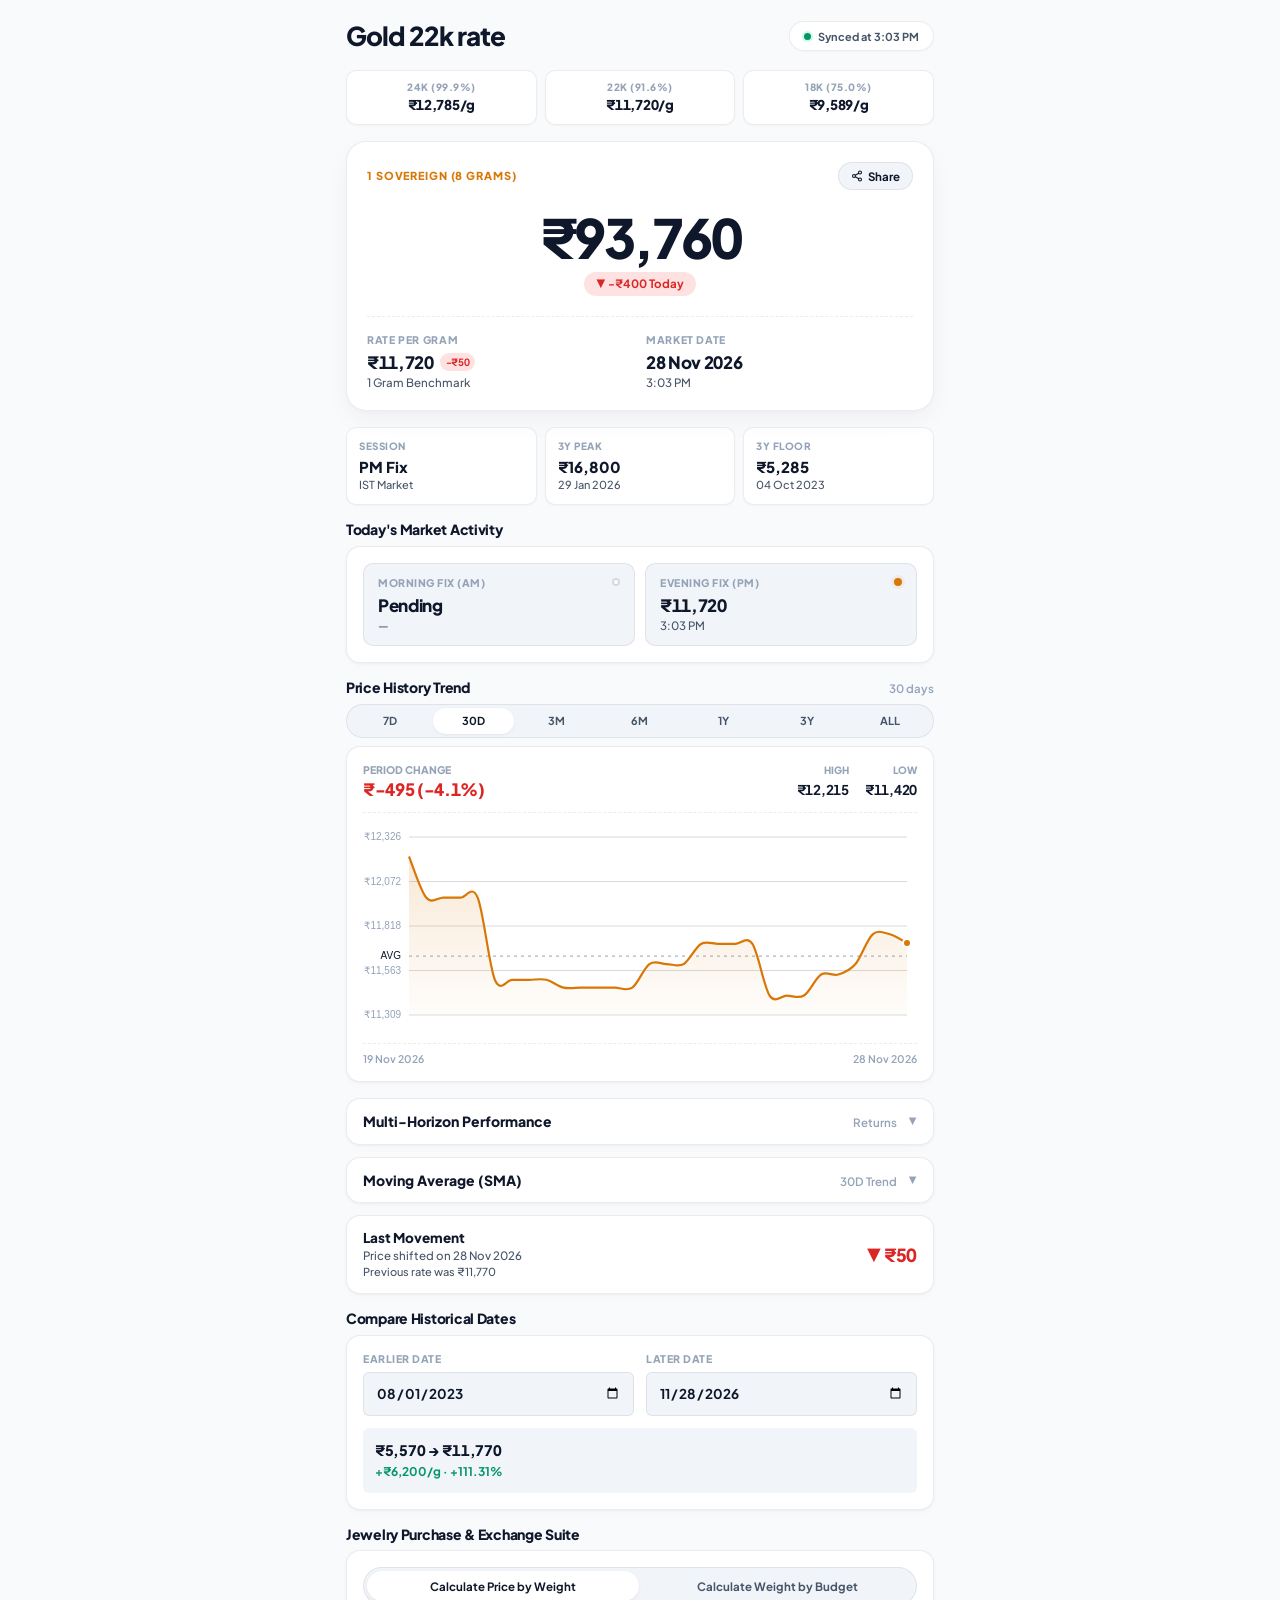
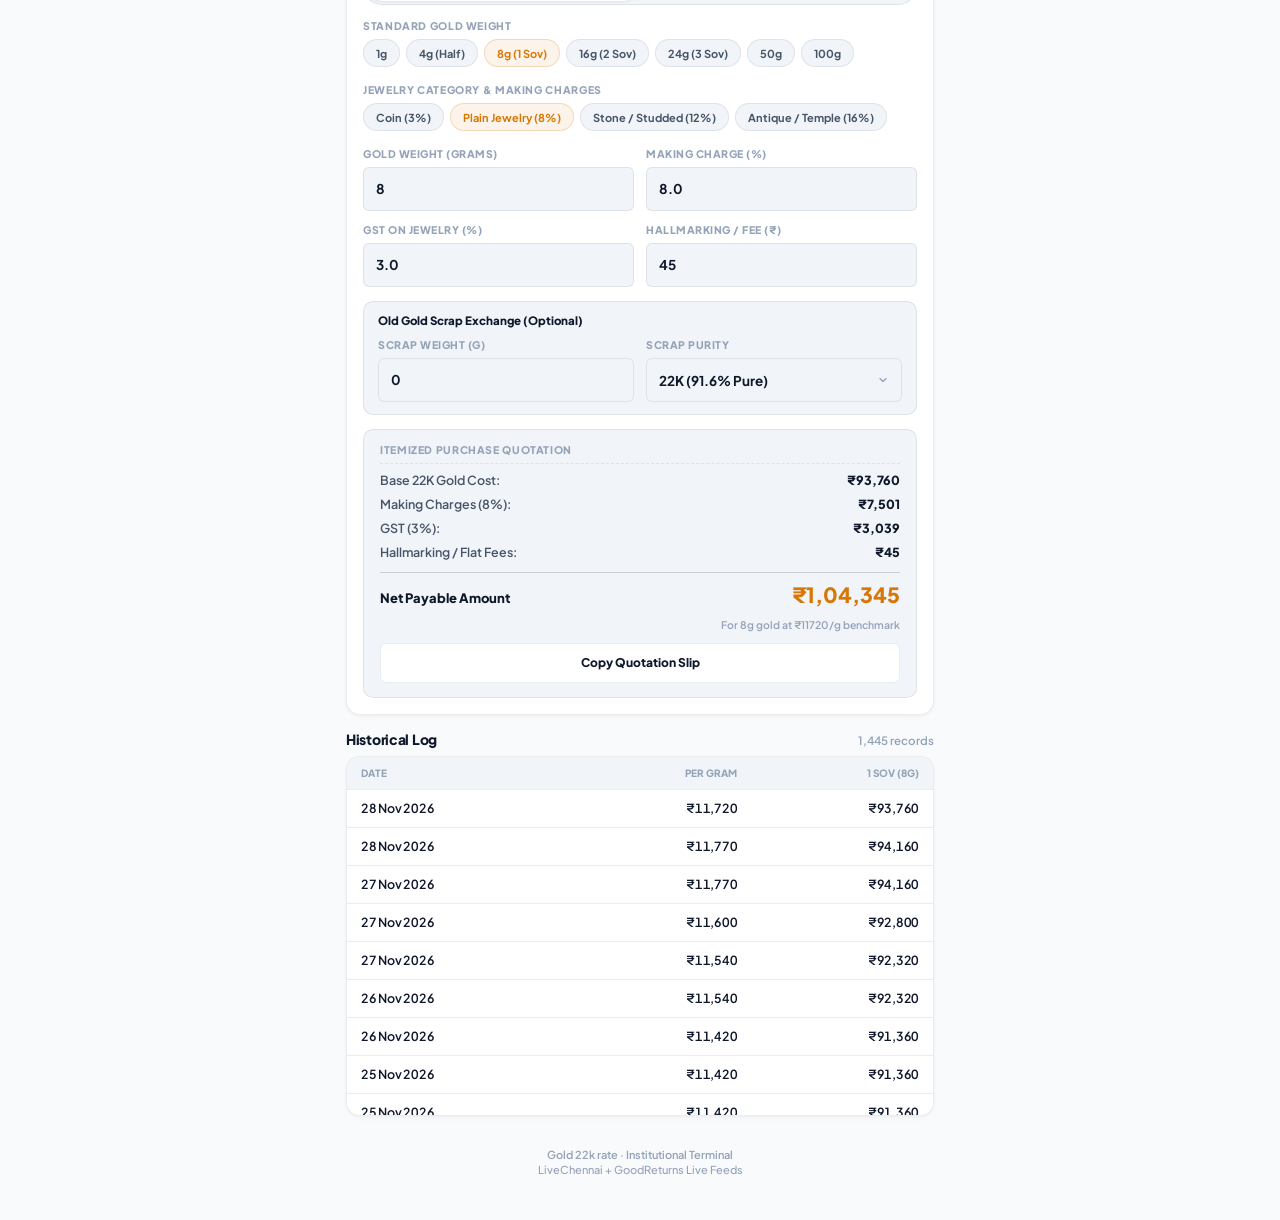
<file: index-3.html>
<!doctype html>
<html lang="en">
<head>
<meta charset="utf-8">
<meta name="viewport" content="width=device-width, initial-scale=1.0, maximum-scale=1.0, user-scalable=no, viewport-fit=cover">
<meta name="theme-color" content="#f8fafc" media="(prefers-color-scheme: light)">
<meta name="theme-color" content="#030712" media="(prefers-color-scheme: dark)">
<meta name="description" content="22K Gold Price Tracker & Valuation Dashboard">

<meta name="apple-mobile-web-app-capable" content="yes">
<meta name="apple-mobile-web-app-status-bar-style" content="black-translucent">
<meta name="apple-mobile-web-app-title" content="Gold 22k rate">

<link rel="manifest" href="manifest.webmanifest">
<link rel="icon" href="icon.svg">

<link rel="preconnect" href="https://fonts.googleapis.com">
<link rel="preconnect" href="https://fonts.gstatic.com" crossorigin>
<link href="https://fonts.googleapis.com/css2?family=Plus+Jakarta+Sans:wght@400;500;600;700;800&display=swap" rel="stylesheet">

<title>Gold 22k rate</title>

<style>
:root {
  color-scheme: light dark;
  --font-sans: "Plus Jakarta Sans", -apple-system, BlinkMacSystemFont, "SF Pro Display", "Segoe UI", sans-serif;

  --r-xs: 6px;
  --r-sm: 10px;
  --r-md: 14px;
  --r-lg: 20px;
  --r-full: 9999px;

  /* Color System */
  --bg-app: #f8fafc;
  --surface: #ffffff;
  --surface-subtle: #f1f5f9;
  --surface-elevated: #ffffff;

  --border-subtle: rgba(15, 23, 42, 0.08);
  --border-strong: rgba(15, 23, 42, 0.16);

  --text-main: #0f172a;
  --text-secondary: #475569;
  --text-tertiary: #94a3b8;

  --gold-primary: #d97706;
  --gold-light: #f59e0b;
  --gold-tint: rgba(217, 119, 6, 0.08);
  --gold-border: rgba(217, 119, 6, 0.22);

  --good: #059669;
  --good-bg: #d1fae5;
  --bad: #dc2626;
  --bad-bg: #fee2e2;

  --shadow-sm: 0 1px 2px 0 rgba(0, 0, 0, 0.03);
  --shadow-card: 0 1px 3px 0 rgba(15, 23, 42, 0.04), 0 4px 12px -2px rgba(15, 23, 42, 0.02);
  --shadow-hero: 0 10px 28px -4px rgba(15, 23, 42, 0.05), 0 2px 6px -1px rgba(15, 23, 42, 0.02);

  --transition: 0.18s cubic-bezier(0.16, 1, 0.3, 1);
}

@media (prefers-color-scheme: dark) {
  :root {
    --bg-app: #030712;
    --surface: #0b0f19;
    --surface-subtle: #111827;
    --surface-elevated: #182234;

    --border-subtle: rgba(255, 255, 255, 0.08);
    --border-strong: rgba(255, 255, 255, 0.16);

    --text-main: #f8fafc;
    --text-secondary: #94a3b8;
    --text-tertiary: #64748b;

    --gold-primary: #fbbf24;
    --gold-light: #fcd34d;
    --gold-tint: rgba(251, 191, 36, 0.1);
    --gold-border: rgba(251, 191, 36, 0.25);

    --good: #34d399;
    --good-bg: rgba(5, 150, 105, 0.15);
    --bad: #f87171;
    --bad-bg: rgba(220, 38, 38, 0.15);

    --shadow-sm: 0 1px 2px 0 rgba(0, 0, 0, 0.6);
    --shadow-card: 0 4px 16px -2px rgba(0, 0, 0, 0.4);
    --shadow-hero: 0 16px 40px -8px rgba(0, 0, 0, 0.7);
  }
}

* {
  box-sizing: border-box;
  margin: 0;
  padding: 0;
  -webkit-tap-highlight-color: transparent;
}

html {
  font-family: var(--font-sans);
  background-color: var(--bg-app);
  color: var(--text-main);
  -webkit-font-smoothing: antialiased;
  text-rendering: optimizeLegibility;
  overflow-x: hidden;
  touch-action: pan-y;
}

body {
  display: flex;
  justify-content: center;
  min-height: 100vh;
  overflow-x: hidden;
  user-select: none;
  -webkit-user-select: none;
}

input, select {
  user-select: auto;
  -webkit-user-select: auto;
}

button, input, select {
  font-family: inherit;
  color: inherit;
  border: none;
  background: none;
  outline: none;
}

.num, td, strong, b, h2, .amount, .hero-sub-val {
  font-variant-numeric: tabular-nums lining-nums;
  letter-spacing: -0.02em;
}

.app {
  width: 100%;
  max-width: 620px;
  padding: calc(18px + env(safe-area-inset-top)) 16px calc(36px + env(safe-area-inset-bottom));
  display: flex;
  flex-direction: column;
  gap: 16px;
}

/* Header & Status Indicator */
.topbar {
  display: flex;
  justify-content: space-between;
  align-items: center;
  width: 100%;
  min-height: 36px;
}

.brand-text h1 {
  font-size: 26px;
  font-weight: 800;
  letter-spacing: -0.04em;
  color: var(--text-main);
  line-height: 1.1;
}

.status-indicator {
  display: inline-flex;
  align-items: center;
  gap: 7px;
  height: 30px;
  padding: 0 14px;
  background: var(--surface);
  border: 1px solid var(--border-subtle);
  border-radius: var(--r-full);
  font-size: 11px;
  font-weight: 700;
  color: var(--text-secondary);
  box-shadow: var(--shadow-sm);
  white-space: nowrap;
  max-width: 60%;
}

.status-indicator span:last-child {
  overflow: hidden;
  text-overflow: ellipsis;
  white-space: nowrap;
}

.dot {
  width: 7px;
  height: 7px;
  border-radius: 50%;
  background-color: var(--good);
  box-shadow: 0 0 0 2px var(--good-bg);
  flex-shrink: 0;
  animation: pulse-ring 2s infinite;
}

.status-indicator.offline .dot {
  background-color: var(--bad);
  box-shadow: 0 0 0 2px var(--bad-bg);
  animation: none;
}

.status-indicator.syncing .dot {
  background-color: var(--gold-primary);
  box-shadow: 0 0 0 2px var(--gold-tint);
  animation: spin 0.8s linear infinite;
  border-radius: 2px;
}

@keyframes pulse-ring {
  0% { transform: scale(0.95); opacity: 0.8; }
  50% { transform: scale(1.15); opacity: 1; }
  100% { transform: scale(0.95); opacity: 0.8; }
}

/* Purity Strip */
.purity-strip {
  display: grid;
  grid-template-columns: repeat(3, 1fr);
  gap: 8px;
  width: 100%;
}

.purity-card {
  background: var(--surface);
  border: 1px solid var(--border-subtle);
  border-radius: var(--r-sm);
  padding: 10px 8px;
  display: flex;
  flex-direction: column;
  align-items: center;
  justify-content: center;
  gap: 3px;
  box-shadow: var(--shadow-sm);
}

.purity-card small {
  font-size: 10px;
  font-weight: 800;
  text-transform: uppercase;
  color: var(--text-tertiary);
  letter-spacing: 0.05em;
  line-height: 12px;
}

.purity-card b {
  font-size: 13.5px;
  font-weight: 800;
  color: var(--text-main);
  line-height: 18px;
}

/* Notice Banner */
.warning-banner {
  display: flex;
  align-items: flex-start;
  gap: 10px;
  padding: 12px 14px;
  background: var(--bad-bg);
  border: 1px solid var(--bad);
  border-radius: var(--r-sm);
  color: var(--bad);
  box-shadow: var(--shadow-sm);
  width: 100%;
  cursor: pointer;
}
.warning-banner[hidden] { display: none !important; }
.warning-content { display: flex; flex-direction: column; gap: 2px; width: 100%; }
.warning-content strong { font-size: 12px; font-weight: 800; display: flex; justify-content: space-between; line-height: 1.2; }
.warning-content p { font-size: 11px; font-weight: 600; line-height: 1.35; }
.dismiss-text { font-size: 9.5px; opacity: 0.8; text-transform: uppercase; font-weight: 800; }

/* Hero Center Card */
.hero {
  background: var(--surface);
  border: 1px solid var(--border-subtle);
  border-radius: var(--r-lg);
  padding: 20px;
  box-shadow: var(--shadow-hero);
  display: flex;
  flex-direction: column;
  gap: 16px;
  width: 100%;
  position: relative;
}

.hero-top {
  display: flex;
  align-items: center;
  justify-content: space-between;
  width: 100%;
  height: 28px;
}

.hero-label {
  font-size: 11px;
  font-weight: 800;
  text-transform: uppercase;
  letter-spacing: 0.08em;
  color: var(--gold-primary);
  line-height: 14px;
  display: flex;
  align-items: center;
}

.share-btn {
  display: inline-flex;
  align-items: center;
  justify-content: center;
  gap: 5px;
  height: 28px;
  padding: 0 12px;
  background: var(--surface-subtle);
  border: 1px solid var(--border-subtle);
  border-radius: var(--r-full);
  font-size: 11.5px;
  font-weight: 700;
  color: var(--text-main);
  cursor: pointer;
  transition: all var(--transition);
}
.share-btn:active { transform: scale(0.96); background: var(--border-strong); }

.hero-mid {
  display: flex;
  flex-direction: column;
  align-items: center;
  justify-content: center;
  gap: 8px;
  padding: 4px 0;
  text-align: center;
}

.hero-mid h2 {
  font-size: clamp(38px, 9vw, 54px);
  font-weight: 800;
  letter-spacing: -0.045em;
  line-height: 1;
  color: var(--text-main);
}

.change-pill {
  display: inline-flex;
  align-items: center;
  justify-content: center;
  gap: 4px;
  height: 24px;
  padding: 0 12px;
  border-radius: var(--r-full);
  font-size: 11.5px;
  font-weight: 700;
  line-height: 1;
}
.change-pill.up { background: var(--good-bg); color: var(--good); }
.change-pill.down { background: var(--bad-bg); color: var(--bad); }
.change-pill.same { background: var(--surface-subtle); color: var(--text-secondary); }
.change-pill.mini { height: 18px; padding: 0 6px; font-size: 10px; }

.hero-details-grid {
  display: grid;
  grid-template-columns: 1fr 1fr;
  gap: 12px;
  padding-top: 16px;
  border-top: 1px dashed var(--border-subtle);
  width: 100%;
}

.hero-detail-col {
  display: flex;
  flex-direction: column;
  align-items: flex-start;
  text-align: left;
}

.hero-sub-label {
  font-size: 10.5px;
  font-weight: 800;
  text-transform: uppercase;
  letter-spacing: 0.06em;
  color: var(--text-tertiary);
  line-height: 14px;
  margin-bottom: 4px;
}

.hero-sub-val {
  font-size: 17px;
  font-weight: 800;
  color: var(--text-main);
  line-height: 22px;
  display: flex;
  align-items: center;
  gap: 6px;
  margin-bottom: 2px;
  white-space: nowrap;
}

.hero-sub-sub {
  font-size: 11.5px;
  font-weight: 500;
  color: var(--text-secondary);
  line-height: 15px;
  white-space: nowrap;
}

/* Universal Section & Headings */
.section {
  display: flex;
  flex-direction: column;
  gap: 8px;
  width: 100%;
}

.section-head {
  display: flex;
  align-items: baseline;
  justify-content: space-between;
  padding: 0;
  margin: 0;
  width: 100%;
}
.section-head h3 {
  font-size: 14px;
  font-weight: 800;
  letter-spacing: -0.02em;
  line-height: 1.2;
  color: var(--text-main);
}
.section-head span {
  font-size: 11.5px;
  font-weight: 600;
  color: var(--text-tertiary);
  line-height: 1.2;
}

.panel {
  background: var(--surface);
  border: 1px solid var(--border-subtle);
  border-radius: var(--r-md);
  padding: 16px;
  box-shadow: var(--shadow-card);
  width: 100%;
}

/* Quick 3-Column Metrics */
.quick-grid {
  display: grid;
  grid-template-columns: repeat(3, minmax(0, 1fr));
  gap: 8px;
  width: 100%;
}

.stat-card {
  background: var(--surface);
  border: 1px solid var(--border-subtle);
  border-radius: var(--r-sm);
  padding: 12px;
  display: flex;
  flex-direction: column;
  box-shadow: var(--shadow-sm);
}
.stat-card .label {
  font-size: 10px;
  font-weight: 800;
  text-transform: uppercase;
  color: var(--text-tertiary);
  letter-spacing: 0.05em;
  line-height: 12px;
  margin-bottom: 6px;
}
.stat-card .value {
  font-size: 15px;
  font-weight: 800;
  line-height: 18px;
  margin-bottom: 2px;
}
.stat-card .sub {
  font-size: 11px;
  font-weight: 500;
  color: var(--text-secondary);
  line-height: 14px;
  white-space: nowrap;
  overflow: hidden;
  text-overflow: ellipsis;
}

/* Left & Right Side-by-Side Timeline */
.timeline-horizontal {
  display: grid;
  grid-template-columns: 1fr 1fr;
  gap: 10px;
  width: 100%;
}

.timeline-card {
  background: var(--surface-subtle);
  border: 1px solid var(--border-subtle);
  border-radius: var(--r-sm);
  padding: 12px 14px;
  display: flex;
  flex-direction: column;
  gap: 4px;
  overflow: hidden;
}

.timeline-card-header {
  display: flex;
  align-items: center;
  justify-content: space-between;
  margin-bottom: 2px;
}

.timeline-card-header .lbl {
  font-size: 10.5px;
  font-weight: 800;
  text-transform: uppercase;
  color: var(--text-tertiary);
  letter-spacing: 0.05em;
}

.timeline-node {
  width: 8px;
  height: 8px;
  border-radius: 50%;
  background: var(--surface);
  border: 2px solid var(--border-strong);
  transition: all var(--transition);
}
.timeline-node.active {
  border-color: var(--gold-primary);
  background: var(--gold-primary);
  box-shadow: 0 0 0 3px var(--gold-tint);
}

.timeline-card b {
  font-size: 17px;
  font-weight: 800;
  color: var(--text-main);
  line-height: 1.2;
}

.timeline-card small {
  font-size: 11.5px;
  font-weight: 500;
  color: var(--text-secondary);
  line-height: 1.2;
}

/* Chart Dashboard */
.segment-ctrl {
  display: grid;
  grid-template-columns: repeat(7, minmax(0, 1fr));
  gap: 3px;
  background: var(--surface-subtle);
  padding: 3px;
  border-radius: var(--r-full);
  border: 1px solid var(--border-subtle);
  width: 100%;
}
.segment-ctrl button {
  height: 26px;
  padding: 0;
  border-radius: var(--r-full);
  font-size: 11px;
  font-weight: 700;
  color: var(--text-secondary);
  cursor: pointer;
  transition: all var(--transition);
  display: flex;
  align-items: center;
  justify-content: center;
}
.segment-ctrl button.active {
  background: var(--surface);
  color: var(--text-main);
  box-shadow: 0 1px 3px rgba(0,0,0,0.06);
}

.chart-header-metrics {
  display: flex;
  justify-content: space-between;
  align-items: flex-end;
  padding-bottom: 12px;
  border-bottom: 1px dashed var(--border-subtle);
  width: 100%;
}
.primary-metric span {
  display: block;
  font-size: 10.5px;
  font-weight: 800;
  text-transform: uppercase;
  color: var(--text-tertiary);
  line-height: 13px;
  margin-bottom: 3px;
}
.primary-metric strong {
  font-size: 17px;
  font-weight: 800;
  line-height: 20px;
}
.primary-metric strong.positive { color: var(--good); }
.primary-metric strong.negative { color: var(--bad); }

.secondary-metrics {
  display: flex;
  gap: 16px;
}
.sec-metric {
  display: flex;
  flex-direction: column;
  align-items: flex-end;
}
.sec-metric span {
  font-size: 10px;
  font-weight: 800;
  text-transform: uppercase;
  color: var(--text-tertiary);
  line-height: 13px;
  margin-bottom: 3px;
}
.sec-metric b {
  font-size: 13.5px;
  font-weight: 700;
  line-height: 20px;
}

.chartwrap {
  width: 100%;
  height: 210px;
  position: relative;
  touch-action: none;
  margin: 12px 0 8px 0;
}
.chartwrap canvas {
  width: 100%;
  height: 100%;
  display: block;
}

.chartmeta {
  display: flex;
  justify-content: space-between;
  font-size: 10.5px;
  font-weight: 600;
  color: var(--text-tertiary);
  border-top: 1px dashed var(--border-subtle);
  padding-top: 8px;
  width: 100%;
}

/* Collapsible Units */
details.collapsible {
  background: var(--surface);
  border: 1px solid var(--border-subtle);
  border-radius: var(--r-md);
  box-shadow: var(--shadow-card);
  overflow: hidden;
  width: 100%;
}
details.collapsible summary {
  display: flex;
  align-items: center;
  justify-content: space-between;
  padding: 14px 16px;
  cursor: pointer;
  list-style: none;
  user-select: none;
  width: 100%;
}
details.collapsible summary::-webkit-details-marker { display: none; }
.summary-title {
  display: flex;
  align-items: baseline;
  justify-content: space-between;
  width: 100%;
  padding-right: 12px;
}
.summary-title h3 {
  font-size: 14px;
  font-weight: 800;
  color: var(--text-main);
  line-height: 1.2;
}
.summary-title span {
  font-size: 11.5px;
  font-weight: 600;
  color: var(--text-tertiary);
  line-height: 1.2;
}
.chevron {
  font-size: 10px;
  color: var(--text-tertiary);
  transition: transform var(--transition);
}
details.collapsible[open] .chevron { transform: rotate(180deg); }
details.collapsible .collapsible-content {
  padding: 0 16px 16px 16px;
  border-top: 1px dashed var(--border-subtle);
  padding-top: 12px;
}

.horizon-grid {
  display: grid;
  grid-template-columns: repeat(6, minmax(0, 1fr));
  gap: 6px;
  width: 100%;
}
@media (max-width: 480px) {
  .horizon-grid {
    grid-template-columns: repeat(3, minmax(0, 1fr));
    gap: 6px;
  }
}
.horizon-box {
  background: var(--surface-subtle);
  border-radius: var(--r-xs);
  padding: 8px 6px;
  display: flex;
  flex-direction: column;
  align-items: center;
  gap: 2px;
}
.horizon-box small {
  font-size: 9.5px;
  font-weight: 800;
  text-transform: uppercase;
  color: var(--text-tertiary);
  line-height: 12px;
}
.horizon-box b {
  font-size: 12.5px;
  font-weight: 800;
  color: var(--text-main);
  line-height: 16px;
}

.last-box {
  display: flex;
  align-items: center;
  justify-content: space-between;
  padding: 14px 16px;
}
.last-box h4 {
  font-size: 13.5px;
  font-weight: 800;
  line-height: 16px;
  margin-bottom: 2px;
}
.last-box p {
  font-size: 11.5px;
  color: var(--text-secondary);
  font-weight: 500;
  line-height: 15px;
}
.last-box .amount {
  font-size: 18px;
  font-weight: 800;
  text-align: right;
  line-height: 1.2;
}
.last-box .amount.positive { color: var(--good); }
.last-box .amount.negative { color: var(--bad); }

/* Pixel-Precision Redesigned Jewelry Purchase Suite */
.calc-suite {
  display: flex;
  flex-direction: column;
  gap: 14px;
  width: 100%;
}

.calc-segmented-mode {
  display: grid;
  grid-template-columns: 1fr 1fr;
  background: var(--surface-subtle);
  border: 1px solid var(--border-subtle);
  border-radius: var(--r-full);
  padding: 3px;
  gap: 3px;
  width: 100%;
}

.calc-mode-btn {
  height: 30px;
  border-radius: var(--r-full);
  font-size: 11.5px;
  font-weight: 700;
  color: var(--text-secondary);
  cursor: pointer;
  transition: all var(--transition);
  display: flex;
  align-items: center;
  justify-content: center;
  text-align: center;
}

.calc-mode-btn.active {
  background: var(--surface);
  color: var(--text-main);
  box-shadow: 0 1px 3px rgba(0, 0, 0, 0.08);
}

.calc-group {
  display: flex;
  flex-direction: column;
  gap: 6px;
  width: 100%;
}

.calc-group-label {
  font-size: 10.5px;
  font-weight: 800;
  text-transform: uppercase;
  letter-spacing: 0.06em;
  color: var(--text-tertiary);
  line-height: 14px;
  height: 14px;
  display: block;
}

.chip-container {
  display: flex;
  gap: 6px;
  overflow-x: auto;
  scrollbar-width: none;
  width: 100%;
  padding-bottom: 2px;
}
.chip-container::-webkit-scrollbar { display: none; }
.chip {
  height: 28px;
  padding: 0 12px;
  background: var(--surface-subtle);
  border: 1px solid var(--border-subtle);
  border-radius: var(--r-full);
  font-size: 11px;
  font-weight: 700;
  color: var(--text-secondary);
  cursor: pointer;
  white-space: nowrap;
  transition: all var(--transition);
  display: inline-flex;
  align-items: center;
  justify-content: center;
  flex-shrink: 0;
}
.chip.active {
  background: var(--gold-tint);
  border-color: var(--gold-border);
  color: var(--gold-primary);
}
.chip:active { transform: scale(0.96); }

.calc-grid-form {
  display: grid;
  grid-template-columns: repeat(2, 1fr);
  gap: 12px;
  width: 100%;
}

.calc-field {
  display: flex;
  flex-direction: column;
  width: 100%;
}

.calc-field label {
  font-size: 10.5px;
  font-weight: 800;
  text-transform: uppercase;
  color: var(--text-tertiary);
  letter-spacing: 0.05em;
  line-height: 14px;
  height: 14px;
  margin-bottom: 6px;
  display: block;
  white-space: nowrap;
  overflow: hidden;
  text-overflow: ellipsis;
}

.calc-input {
  width: 100%;
  height: 44px;
  padding: 0 12px;
  background: var(--surface-subtle);
  border: 1px solid var(--border-subtle);
  border-radius: var(--r-xs);
  font-size: 13.5px;
  font-weight: 700;
  color: var(--text-main);
  transition: border-color var(--transition);
  line-height: 44px;
}
.calc-input:focus {
  background: var(--surface);
  border-color: var(--gold-primary);
}

select.calc-input {
  cursor: pointer;
  appearance: none;
  -webkit-appearance: none;
  background-image: url("data:image/svg+xml,%3Csvg xmlns='http://www.w3.org/2000/svg' width='12' height='12' viewBox='0 0 24 24' fill='none' stroke='%2394a3b8' stroke-width='2.5' stroke-linecap='round' stroke-linejoin='round'%3E%3Cpolyline points='6 9 12 15 18 9'%3E%3C/polyline%3E%3C/svg%3E");
  background-repeat: no-repeat;
  background-position: right 12px center;
  padding-right: 30px;
}

.exchange-drawer {
  background: var(--surface-subtle);
  border: 1px solid var(--border-subtle);
  border-radius: var(--r-sm);
  padding: 12px 14px;
  display: flex;
  flex-direction: column;
  gap: 10px;
  width: 100%;
}

.exchange-header {
  font-size: 11.5px;
  font-weight: 800;
  color: var(--text-main);
  line-height: 1.2;
}

.receipt-card {
  background: var(--surface-subtle);
  border: 1px solid var(--border-subtle);
  border-radius: var(--r-sm);
  padding: 14px 16px;
  display: flex;
  flex-direction: column;
  gap: 8px;
  width: 100%;
}

.receipt-title {
  font-size: 10.5px;
  font-weight: 800;
  text-transform: uppercase;
  letter-spacing: 0.06em;
  color: var(--text-tertiary);
  padding-bottom: 6px;
  border-bottom: 1px dashed var(--border-subtle);
  line-height: 1.2;
}

.receipt-line {
  display: flex;
  justify-content: space-between;
  align-items: center;
  font-size: 12.5px;
  font-weight: 600;
  color: var(--text-secondary);
  line-height: 16px;
}
.receipt-line span:last-child {
  font-weight: 800;
  color: var(--text-main);
}
.receipt-line.deduction span:last-child { color: var(--good); }

.receipt-total {
  margin-top: 4px;
  padding-top: 8px;
  border-top: 1px solid var(--border-strong);
  display: flex;
  justify-content: space-between;
  align-items: baseline;
}
.receipt-total .label {
  font-size: 13px;
  font-weight: 800;
}
.receipt-total .final-val {
  font-size: 21px;
  font-weight: 800;
  color: var(--gold-primary);
}

.quote-btn {
  width: 100%;
  height: 40px;
  margin-top: 4px;
  border-radius: var(--r-xs);
  background: var(--surface);
  border: 1px solid var(--border-subtle);
  font-size: 12px;
  font-weight: 800;
  color: var(--text-main);
  display: flex;
  align-items: center;
  justify-content: center;
  gap: 6px;
  cursor: pointer;
  transition: all var(--transition);
}
.quote-btn:active {
  transform: scale(0.98);
  background: var(--border-subtle);
}

.compare-result {
  margin-top: 12px;
  padding: 12px;
  background: var(--surface-subtle);
  border-radius: var(--r-xs);
  font-size: 12px;
  line-height: 1.45;
  width: 100%;
}
.compare-result strong {
  font-size: 14.5px;
  font-weight: 800;
  display: block;
  margin-bottom: 2px;
}
.compare-result .positive { color: var(--good); font-weight: 700; }
.compare-result .negative { color: var(--bad); font-weight: 700; }

/* Historical Table */
.table-wrap {
  max-height: 360px;
  overflow-y: auto;
  padding: 0;
  border: 1px solid var(--border-subtle);
  border-radius: var(--r-md);
  width: 100%;
}
.history-table {
  width: 100%;
  border-collapse: collapse;
  font-size: 12.5px;
  table-layout: fixed;
}
.history-table th {
  position: sticky;
  top: 0;
  background: var(--surface-subtle);
  padding: 10px 14px;
  font-size: 10px;
  font-weight: 800;
  text-transform: uppercase;
  color: var(--text-tertiary);
  border-bottom: 1px solid var(--border-subtle);
  z-index: 2;
  text-align: left;
  line-height: 1.2;
}
.history-table td {
  padding: 11px 14px;
  border-bottom: 1px solid var(--border-subtle);
  font-weight: 600;
  vertical-align: middle;
  line-height: 1.2;
}
.history-table tr:hover td {
  background-color: var(--surface-subtle);
}
.history-table th:nth-child(1), .history-table td:nth-child(1) {
  width: 38%;
  white-space: nowrap;
}
.history-table th:nth-child(2), .history-table td:nth-child(2),
.history-table th:nth-child(3), .history-table td:nth-child(3) {
  text-align: right;
  width: 31%;
}

/* Pull to Refresh Widget */
.pulldown {
  position: fixed;
  top: env(safe-area-inset-top);
  left: 50%;
  transform: translate(-50%, -70px);
  background: var(--surface);
  border: 1px solid var(--border-strong);
  padding: 6px 14px;
  border-radius: var(--r-full);
  box-shadow: var(--shadow-card);
  display: flex;
  align-items: center;
  gap: 6px;
  font-size: 11.5px;
  font-weight: 700;
  z-index: 150;
  opacity: 0;
  transition: opacity 0.2s, transform 0.2s;
}
.pulldown .icon-idle { display: block; }
.pulldown .icon-spin { display: none; }
.pulldown.visible { opacity: 1; }
.pulldown.ready { color: var(--gold-primary); }
.pulldown.ready .pulldownicon { transform: rotate(180deg); }
.pulldown.loading .icon-idle { display: none; }
.pulldown.loading .icon-spin { display: block; animation: spin 0.8s linear infinite; }
@keyframes spin { to { transform: rotate(360deg); } }

.toast {
  position: fixed;
  top: calc(14px + env(safe-area-inset-top));
  left: 50%;
  transform: translate(-50%, -20px);
  background: var(--surface);
  color: var(--text-main);
  border: 1px solid var(--border-subtle);
  padding: 8px 18px;
  border-radius: var(--r-full);
  font-size: 12px;
  font-weight: 700;
  box-shadow: var(--shadow-card);
  display: flex;
  align-items: center;
  gap: 7px;
  opacity: 0;
  pointer-events: none;
  transition: opacity 0.25s, transform 0.25s;
  z-index: 200;
}
.toast::before {
  content: "";
  width: 6px;
  height: 6px;
  border-radius: 50%;
  background: var(--gold-primary);
}
.toast.show { opacity: 1; transform: translate(-50%, 0); }

footer {
  text-align: center;
  font-size: 11px;
  font-weight: 600;
  color: var(--text-tertiary);
  padding: 16px 0 8px 0;
}
</style>
</head>

<body>

<div class="app">

  <div class="pulldown" id="pulldown" aria-hidden="true">
    <span class="pulldownicon" id="pulldownIcon">
      <svg class="icon-idle" viewBox="0 0 24 24" fill="none" stroke="currentColor" stroke-width="2.5" stroke-linecap="round" stroke-linejoin="round" width="13" height="13"><path d="M21 12a9 9 0 1 1-2.64-6.36"/><polyline points="21 3 21 9 15 9"/></svg>
      <svg class="icon-spin" viewBox="0 0 24 24" fill="none" width="13" height="13"><circle cx="12" cy="12" r="9" stroke="currentColor" stroke-width="2.5" stroke-linecap="round" stroke-dasharray="34 22"/></svg>
    </span>
    <span id="pulldownText">Pull to refresh</span>
  </div>

  <header class="topbar">
    <div class="brand-text">
      <h1>Gold 22k rate</h1>
    </div>
    <div class="status-indicator" id="status">
      <span class="dot"></span>
      <span id="statusText">Checking live feed…</span>
    </div>
  </header>

  <section class="purity-strip">
    <div class="purity-card">
      <small>24K (99.9%)</small>
      <b id="purity24">₹—</b>
    </div>
    <div class="purity-card">
      <small>22K (91.6%)</small>
      <b id="purity22">₹—</b>
    </div>
    <div class="purity-card">
      <small>18K (75.0%)</small>
      <b id="purity18">₹—</b>
    </div>
  </section>

  <div class="warning-banner" id="parserWarning" hidden onclick="this.hidden = true;">
    <div class="warning-content">
      <strong id="warningTitle">Notice <span class="dismiss-text">Tap to dismiss</span></strong>
      <p id="warningDesc">Checking feed connection…</p>
    </div>
  </div>

  <div hidden><button id="fetchNow"></button></div>

  <!-- Main Hero -->
  <section class="hero" id="heroCard">
    <div class="hero-top">
      <span class="hero-label">1 Sovereign (8 Grams)</span>
      <button id="shareBtn" class="share-btn" type="button" aria-label="Share">
        <svg viewBox="0 0 24 24" fill="none" stroke="currentColor" stroke-width="2.2" stroke-linecap="round" stroke-linejoin="round" width="12" height="12"><circle cx="18" cy="5" r="3"/><circle cx="6" cy="12" r="3"/><circle cx="18" cy="19" r="3"/><line x1="8.59" y1="13.51" x2="15.42" y2="17.49"/><line x1="15.41" y1="6.51" x2="8.59" y2="10.49"/></svg>
        <span>Share</span>
      </button>
    </div>

    <div class="hero-mid">
      <h2 id="hero8">₹—</h2>
      <div id="change8" class="change-pill same">No change</div>
    </div>

    <div class="hero-details-grid">
      <div class="hero-detail-col">
        <span class="hero-sub-label">Rate Per Gram</span>
        <div class="hero-sub-val" id="hero1">₹— <span id="change1" class="change-pill mini same"></span></div>
        <div class="hero-sub-sub">1 Gram Benchmark</div>
      </div>
      <div class="hero-detail-col">
        <span class="hero-sub-label">Market Date</span>
        <div class="hero-sub-val" id="today">—</div>
        <div class="hero-sub-sub" id="todayTime">—</div>
      </div>
    </div>
  </section>

  <!-- Quick Grid -->
  <section class="quick-grid">
    <div class="stat-card">
      <span class="label">Session</span>
      <span class="value" id="session">—</span>
      <span class="sub">IST Market</span>
    </div>
    <div class="stat-card">
      <span class="label">3Y Peak</span>
      <span class="value" id="high">—</span>
      <span class="sub" id="highDate">—</span>
    </div>
    <div class="stat-card">
      <span class="label">3Y Floor</span>
      <span class="value" id="low">—</span>
      <span class="sub" id="lowDate">—</span>
    </div>
  </section>

  <!-- Side-by-Side Left & Right Market Timeline -->
  <section class="section">
    <div class="section-head">
      <h3>Today's Market Activity</h3>
    </div>
    <div class="panel">
      <div class="timeline-horizontal">
         <div class="timeline-card">
            <div class="timeline-card-header">
               <span class="lbl">Morning Fix (AM)</span>
               <div class="timeline-node" id="amNode"></div>
            </div>
            <b id="amRate">Pending</b>
            <small id="amTime">—</small>
         </div>
         <div class="timeline-card">
            <div class="timeline-card-header">
               <span class="lbl">Evening Fix (PM)</span>
               <div class="timeline-node" id="pmNode"></div>
            </div>
            <b id="pmRate">Pending</b>
            <small id="pmTime">—</small>
         </div>
      </div>
    </div>
  </section>

  <!-- Price History Trend Chart -->
  <section class="section">
    <div class="section-head">
      <h3>Price History Trend</h3>
      <span id="chartCount">—</span>
    </div>

    <div class="segment-ctrl" id="ranges">
      <button data-range="7">7D</button>
      <button class="active" data-range="30">30D</button>
      <button data-range="90">3M</button>
      <button data-range="180">6M</button>
      <button data-range="365">1Y</button>
      <button data-range="1095">3Y</button>
      <button data-range="all">ALL</button>
    </div>

    <div class="panel">
      <div class="chart-header-metrics">
        <div class="primary-metric">
          <span id="chartMetricLabel">Change</span>
          <strong id="periodChange">—</strong>
        </div>
        <div class="secondary-metrics">
          <div class="sec-metric">
            <span>High</span>
            <b id="periodHigh">—</b>
          </div>
          <div class="sec-metric">
            <span>Low</span>
            <b id="periodLow">—</b>
          </div>
        </div>
      </div>

      <div class="chartwrap">
        <canvas id="chart"></canvas>
      </div>
      <div class="chartmeta">
        <span id="chartStart">—</span>
        <span id="chartEnd">—</span>
      </div>
    </div>
  </section>

  <!-- Multi-Horizon & Indicators Group -->
  <div style="display:flex; flex-direction:column; gap: 12px;">
    <details class="collapsible">
      <summary><div class="summary-title"><h3>Multi-Horizon Performance</h3><span>Returns</span></div><span class="chevron">▼</span></summary>
      <div class="collapsible-content">
        <div class="horizon-grid">
          <div class="horizon-box"><small>1W</small><b id="ret1W">—</b></div>
          <div class="horizon-box"><small>1M</small><b id="ret1M">—</b></div>
          <div class="horizon-box"><small>3M</small><b id="ret3M">—</b></div>
          <div class="horizon-box"><small>6M</small><b id="ret6M">—</b></div>
          <div class="horizon-box"><small>1Y</small><b id="ret1Y">—</b></div>
          <div class="horizon-box"><small>3Y</small><b id="ret3Y">—</b></div>
        </div>
      </div>
    </details>

    <details class="collapsible">
      <summary><div class="summary-title"><h3>Moving Average (SMA)</h3><span>30D Trend</span></div><span class="chevron">▼</span></summary>
      <div class="collapsible-content">
        <div style="display:flex; justify-content:space-between; align-items:center;">
          <div><span style="font-size:10px; font-weight:800; color:var(--text-tertiary); text-transform:uppercase;">30D Average</span><br><b id="smaValue" style="font-size:15px; margin-top:2px; display:block;">₹—</b></div>
          <div class="change-pill same" id="smaPill">Calculating…</div>
        </div>
      </div>
    </details>
    
    <div class="panel last-box">
      <div>
        <h4>Last Movement</h4>
        <p id="lastDate">Analyzing…</p>
        <p id="lastTime" style="font-size:11px; margin-top:1px;">—</p>
      </div>
      <div class="amount" id="lastAmount">—</div>
    </div>
  </div>

  <section class="section">
    <div class="section-head">
      <h3>Compare Historical Dates</h3>
    </div>
    <div class="panel">
      <div class="calc-grid-form">
        <div class="calc-field"><label>Earlier Date</label><input class="calc-input" type="date" id="dateA"></div>
        <div class="calc-field"><label>Later Date</label><input class="calc-input" type="date" id="dateB"></div>
      </div>
      <div class="compare-result" id="compareResult">Select two dates to compare values.</div>
    </div>
  </section>

  <!-- Completely Redesigned Jewelry Valuation Suite -->
  <section class="section">
    <div class="section-head">
      <h3>Jewelry Purchase & Exchange Suite</h3>
    </div>
    <div class="panel">
      <div class="calc-suite">
        
        <!-- Calculation Mode Switcher -->
        <div class="calc-segmented-mode">
          <button class="calc-mode-btn active" type="button" data-mode="value">Calculate Price by Weight</button>
          <button class="calc-mode-btn" type="button" data-mode="grams">Calculate Weight by Budget</button>
          <select id="calcMode" hidden>
            <option value="value" selected>Calculate Price for Weight</option>
            <option value="grams">Calculate Weight for Budget</option>
          </select>
        </div>

        <!-- Standard Gold Weight Presets (1g, 4g, 8g...) -->
        <div class="calc-group">
          <span class="calc-group-label">Standard Gold Weight</span>
          <div class="chip-container" id="weightChips">
            <button class="chip" data-val="1" type="button">1g</button>
            <button class="chip" data-val="4" type="button">4g (Half)</button>
            <button class="chip active" data-val="8" type="button">8g (1 Sov)</button>
            <button class="chip" data-val="16" type="button">16g (2 Sov)</button>
            <button class="chip" data-val="24" type="button">24g (3 Sov)</button>
            <button class="chip" data-val="50" type="button">50g</button>
            <button class="chip" data-val="100" type="button">100g</button>
          </div>
        </div>

        <!-- Category & Making Charges (Coin, Plain, Stone, Antique) -->
        <div class="calc-group">
          <span class="calc-group-label">Jewelry Category & Making Charges</span>
          <div class="chip-container" id="makingChips">
            <button class="chip" data-val="3.0" type="button">Coin (3%)</button>
            <button class="chip active" data-val="8.0" type="button">Plain Jewelry (8%)</button>
            <button class="chip" data-val="12.0" type="button">Stone / Studded (12%)</button>
            <button class="chip" data-val="16.0" type="button">Antique / Temple (16%)</button>
          </div>
        </div>

        <!-- Parameter Input Grid -->
        <div class="calc-grid-form">
          <div class="calc-field" id="weightField">
            <label>Gold Weight (Grams)</label>
            <input class="calc-input" id="weight" type="number" inputmode="decimal" value="8" step="0.01">
          </div>
          <div class="calc-field" id="budgetField" style="display: none;">
            <label>Total Budget (₹)</label>
            <input class="calc-input" id="budget" type="number" inputmode="decimal" value="100000" step="100">
          </div>
          <div class="calc-field">
            <label>Making Charge (%)</label>
            <input class="calc-input" id="making" type="number" inputmode="decimal" value="8.0" step="0.1">
          </div>
          <div class="calc-field">
            <label>GST on Jewelry (%)</label>
            <input class="calc-input" id="gstRate" type="number" inputmode="decimal" value="3.0" step="0.1">
          </div>
          <div class="calc-field">
            <label>Hallmarking / Fee (₹)</label>
            <input class="calc-input" id="flatFee" type="number" inputmode="decimal" value="45" step="1">
          </div>
        </div>

        <!-- Scrap Gold Exchange Drawer -->
        <div class="exchange-drawer">
          <span class="exchange-header">Old Gold Scrap Exchange (Optional)</span>
          <div class="calc-grid-form">
            <div class="calc-field">
              <label>Scrap Weight (g)</label>
              <input class="calc-input" id="oldWeight" type="number" inputmode="decimal" value="0" step="0.01">
            </div>
            <div class="calc-field">
              <label>Scrap Purity</label>
              <select class="calc-input" id="oldPurity">
                <option value="22" selected>22K (91.6% Pure)</option>
                <option value="18">18K (75.0% Pure)</option>
                <option value="24">24K (99.9% Pure)</option>
                <option value="20">84.0% Standard Melt</option>
              </select>
            </div>
          </div>
        </div>

        <!-- Detailed Itemized Receipt Card -->
        <div class="receipt-card">
          <div class="receipt-title">Itemized Purchase Quotation</div>
          <div class="receipt-line"><span>Base 22K Gold Cost:</span><span id="receiptBase">₹0</span></div>
          <div class="receipt-line"><span id="receiptMakingLabel">Making Charges (8%):</span><span id="receiptMaking">₹0</span></div>
          <div class="receipt-line"><span id="receiptGstLabel">GST (3%):</span><span id="receiptGst">₹0</span></div>
          <div class="receipt-line"><span>Hallmarking / Flat Fees:</span><span id="receiptFee">₹0</span></div>
          <div class="receipt-line deduction" id="receiptOldGoldLine" style="display:none;"><span>Old Gold Exchange Credit:</span><span id="receiptOldGold">-₹0</span></div>
          
          <div class="receipt-total">
            <span class="label" id="receiptTotalLabel">Net Payable Amount</span>
            <span class="final-val" id="calcResult">₹—</span>
          </div>
          <div style="font-size:10.5px; font-weight:600; color:var(--text-tertiary); text-align:right; margin-top:2px;" id="calcSub">Based on live 22K rate.</div>

          <button class="quote-btn" id="copyQuoteBtn" type="button">Copy Quotation Slip</button>
        </div>

      </div>
    </div>
  </section>

  <!-- Historical Log Table -->
  <section class="section">
    <div class="section-head">
      <h3>Historical Log</h3>
      <span id="historyCount">—</span>
    </div>
    <div class="panel table-wrap">
      <table class="history-table">
        <thead><tr><th>Date</th><th>Per Gram</th><th>1 Sov (8g)</th></tr></thead>
        <tbody id="historyBody"><tr><td colspan="3" style="text-align:center;">Loading records…</td></tr></tbody>
      </table>
    </div>
  </section>

  <footer>
    <div>Gold 22k rate · Institutional Terminal</div>
    <div style="margin-top:2px; font-weight:500;">LiveChennai + GoodReturns Live Feeds</div>
  </footer>

</div>

<div class="toast" id="toast"></div>

<script>
const LIVE_URL = "data/live.json";
const HISTORY_URL = "data/history.json";
const WORKER_URL = "https://gold-price-fetch.subramanilrs.workers.dev/";

let live = null;
let history = [];
let selectedRange = 30;
let fetchBusy = false;
let scrubIndex = -1;

const $ = id => document.getElementById(id);

let audioCtx = null;
function playTick(freq = 800, duration = 0.015) {
  try {
    if (!audioCtx) audioCtx = new (window.AudioContext || window.webkitAudioContext)();
    if (audioCtx.state === 'suspended') audioCtx.resume();
    const osc = audioCtx.createOscillator();
    const gain = audioCtx.createGain();
    osc.type = "sine";
    osc.frequency.setValueAtTime(freq, audioCtx.currentTime);
    gain.gain.setValueAtTime(0.03, audioCtx.currentTime);
    gain.gain.exponentialRampToValueAtTime(0.0001, audioCtx.currentTime + duration);
    osc.connect(gain);
    gain.connect(audioCtx.destination);
    osc.start();
    osc.stop(audioCtx.currentTime + duration);
  } catch(e) {}
}

const haptic = (ms = 10, freq = 800) => {
  if ("vibrate" in navigator) { try { navigator.vibrate(ms); } catch (_) {} }
  playTick(freq);
};

const money = n => Number.isFinite(Number(n)) ? "₹" + Math.round(Number(n)).toLocaleString("en-IN") : "₹—";

const dateText = s => {
  if (!s) return "—";
  const d = new Date(String(s) + "T00:00:00");
  return isNaN(d.getTime()) ? String(s) : d.toLocaleDateString("en-IN", { day: "2-digit", month: "short", year: "numeric" });
};

const timeText = s => {
  if (!s) return "—";
  const parts = String(s).split(":");
  if (parts.length < 2) return String(s);
  let hour = Number(parts[0]);
  if (!Number.isFinite(hour)) return String(s);
  const ap = hour >= 12 ? "PM" : "AM";
  hour = hour % 12 || 12;
  return hour + ":" + parts[1] + " " + ap;
};

const esc = s => String(s ?? "").replaceAll("&", "&amp;").replaceAll("<", "&lt;").replaceAll(">", "&gt;").replaceAll('"', "&quot;");

function setStatus(text, offline = false, syncing = false) {
  $("statusText").textContent = text;
  $("status").classList.toggle("offline", offline);
  $("status").classList.toggle("syncing", syncing);
}

function toast(text) {
  $("toast").textContent = text;
  $("toast").classList.add("show");
  setTimeout(() => $("toast").classList.remove("show"), 2200);
}

function sleep(ms) { return new Promise(resolve => setTimeout(resolve, ms)); }

function checkParserHealth(data, networkError = false) {
  const warningBox = $("parserWarning");
  if (!warningBox) return;

  if (networkError && !navigator.onLine) {
    $("warningTitle").innerHTML = `Offline Mode <span class="dismiss-text">Tap to dismiss</span>`;
    $("warningDesc").textContent = "Device offline. Displaying saved market records.";
    warningBox.hidden = false;
    return;
  }
  
  if (!data) {
    warningBox.hidden = true;
    return;
  }

  let hasFailed = false, reasons = [];
  if (data.error || data.parsing_failed) { hasFailed = true; reasons.push(data.error || "Parser feed issue"); }
  if (Array.isArray(data.failed_sources) && data.failed_sources.length > 0) { hasFailed = true; reasons.push(`Failed: ${data.failed_sources.join(", ")}`); }
  if (data.status === "degraded") { hasFailed = true; reasons.push("Operating in fallback mode"); }

  if (hasFailed) {
    $("warningTitle").innerHTML = `Source Notice <span class="dismiss-text">Tap to dismiss</span>`;
    $("warningDesc").textContent = reasons.join(" · ") + ". Displaying last verified benchmark.";
    warningBox.hidden = false;
  } else {
    warningBox.hidden = true;
  }
}

async function getJSON(url) {
  const response = await fetch(url + (url.includes("?") ? "&" : "?") + "v=" + Date.now(), { cache: "no-store" });
  if (!response.ok) throw new Error("HTTP " + response.status);
  return response.json();
}

function normalize(array) {
  return Array.isArray(array) ? array.filter(i => i && i.date && Number.isFinite(Number(i.rate_22k))).map(i => ({ ...i, rate_22k: Number(i.rate_22k) })) : [];
}

function computeLastMovement() {
  if (!history || history.length < 1 || !live) return;
  let fullData = [...history];
  if (fullData[fullData.length - 1].date !== live.date) fullData.push(live);
  else fullData[fullData.length - 1] = live;

  let lastChangeItem = null, oldRate = null;
  for (let i = fullData.length - 1; i > 0; i--) {
    let r1 = Number(fullData[i].rate_22k), r0 = Number(fullData[i - 1].rate_22k);
    if (r1 !== r0) { lastChangeItem = fullData[i]; oldRate = r0; break; }
  }

  if (lastChangeItem && oldRate) {
    let amount = Number(lastChangeItem.rate_22k) - oldRate;
    $("lastDate").textContent = "Price shifted on " + dateText(lastChangeItem.date);
    $("lastAmount").textContent = (amount > 0 ? "▲ " : "▼ ") + money(Math.abs(amount));
    $("lastAmount").className = "amount " + (amount > 0 ? "positive" : "negative");
    $("lastTime").textContent = "Previous rate was " + money(oldRate);
  } else {
    $("lastDate").textContent = "No recent shifts";
    $("lastTime").textContent = "Market is flat";
    $("lastAmount").textContent = "—";
    $("lastAmount").className = "amount";
  }
}

function renderLive(d) {
  if (!d) return;
  live = d;
  const rate = Number(d.rate_22k);
  const rate8 = Number.isFinite(Number(d.rate_8g)) ? Number(d.rate_8g) : rate * 8;

  $("hero8").textContent = money(rate8);
  $("hero1").innerHTML = `${money(rate)} <span id="change1" class="change-pill mini same"></span>`;
  $("today").textContent = dateText(d.date);
  $("todayTime").textContent = timeText(d.time);
  
  // Intelligent Session Display Fix
  let currentSession = d.session;
  if (!currentSession && d.time) {
    const hr = parseInt(d.time.split(":")[0]);
    currentSession = hr < 14 ? "AM" : "PM";
  }
  if (!currentSession) {
    currentSession = new Date().getHours() < 14 ? "AM" : "PM";
  }
  $("session").textContent = currentSession + " Fix";

  $("purity22").textContent = money(rate) + "/g";
  $("purity24").textContent = money(Math.round(rate * (24 / 22))) + "/g";
  $("purity18").textContent = money(Math.round(rate * (18 / 22))) + "/g";

  let change1 = Number(d.change);
  if (!Number.isFinite(change1)) change1 = Number.isFinite(Number(d.previous_rate_22k)) ? rate - Number(d.previous_rate_22k) : 0;
  const change8 = change1 * 8;

  $("change1").textContent = change1 > 0 ? "+" + money(change1) : change1 < 0 ? "-" + money(Math.abs(change1)) : "Flat";
  $("change1").className = "change-pill mini " + (change1 > 0 ? "up" : change1 < 0 ? "down" : "same");
  
  $("change8").textContent = change8 > 0 ? "▲ +" + money(change8) + " Today" : change8 < 0 ? "▼ -" + money(Math.abs(change8)) + " Today" : "No change";
  $("change8").className = "change-pill " + (change8 > 0 ? "up" : change8 < 0 ? "down" : "same");

  renderTodayTimeline();
}

function renderTodayTimeline() {
  if (!live) return;
  const today = live.date;
  let am = null, pm = null;

  if (Array.isArray(live.intraday)) {
     am = live.intraday.find(i => i.date === today && i.session === "AM");
     pm = live.intraday.find(i => i.date === today && i.session === "PM");
  }

  try {
    const cached = JSON.parse(localStorage.getItem("gold_live_backup"));
    if (cached && cached.date === today) {
      if (!am && cached.session === "AM") am = { rate_22k: cached.rate_22k, time: cached.time };
      if (!pm && cached.session === "PM") pm = { rate_22k: cached.rate_22k, time: cached.time };
      if (Array.isArray(cached.intraday)) {
        if (!am) am = cached.intraday.find(i => i.date === today && i.session === "AM");
        if (!pm) pm = cached.intraday.find(i => i.date === today && i.session === "PM");
      }
    }
  } catch(e) {}

  if (!am && live.session === "AM") am = { rate_22k: live.rate_22k, time: live.time };
  if (!pm && live.session === "PM") pm = { rate_22k: live.rate_22k, time: live.time };
  if (!am && !pm) {
     let hr = live.time ? parseInt(live.time.split(":")[0]) : 10;
     hr < 14 ? am = { rate_22k: live.rate_22k, time: live.time } : pm = { rate_22k: live.rate_22k, time: live.time };
  }

  $("amRate").textContent = am ? money(am.rate_22k) : "Pending";
  $("amTime").textContent = am ? timeText(am.time) : "—";
  $("amNode").className = "timeline-node " + (am ? "active" : "");

  $("pmRate").textContent = pm ? money(pm.rate_22k) : "Pending";
  $("pmTime").textContent = pm ? timeText(pm.time) : "—";
  $("pmNode").className = "timeline-node " + (pm ? "active" : "");
}

function updateFintechMetrics() {
  if (!history.length || !live) return;
  const currentRate = Number(live.rate_22k), values = history.map(i => Number(i.rate_22k));

  const calcReturn = (days) => {
    if (history.length < 2) return null;
    const pastVal = Number(history[Math.max(0, history.length - 1 - days)].rate_22k);
    return pastVal ? ((currentRate - pastVal) / pastVal) * 100 : null;
  };

  [{ id: "ret1W", d: 7 }, { id: "ret1M", d: 30 }, { id: "ret3M", d: 90 }, { id: "ret6M", d: 180 }, { id: "ret1Y", d: 365 }, { id: "ret3Y", d: 1095 }].forEach(h => {
    const ret = calcReturn(h.d);
    $(h.id).textContent = ret === null ? "—" : (ret >= 0 ? "+" : "") + ret.toFixed(1) + "%";
  });

  const smaPeriod = Math.min(30, history.length);
  const sma = values.slice(-smaPeriod).reduce((a, b) => a + b, 0) / smaPeriod;
  const smaDiff = currentRate - sma, smaPct = (smaDiff / sma) * 100;

  $("smaValue").textContent = money(sma);
  $("smaPill").className = "change-pill " + (smaDiff >= 0 ? "up" : "down");
  $("smaPill").textContent = (smaDiff >= 0 ? "▲ +" : "▼ -") + money(Math.abs(smaDiff)) + ` (${smaPct.toFixed(1)}%)`;
}

function drawSpline(ctx, pts) {
  if (pts.length < 2) return;
  ctx.beginPath(); ctx.moveTo(pts[0].x, pts[0].y);
  for (let i = 0; i < pts.length - 1; i++) {
    const p0 = pts[i === 0 ? i : i - 1], p1 = pts[i], p2 = pts[i + 1], p3 = pts[i + 2 < pts.length ? i + 2 : i + 1];
    ctx.bezierCurveTo(p1.x + (p2.x - p0.x) / 6, p1.y + (p2.y - p0.y) / 6, p2.x - (p3.x - p1.x) / 6, p2.y - (p3.y - p1.y) / 6, p2.x, p2.y);
  }
}

function drawChart() {
  const canvas = $("chart"); if (!canvas) return;
  const width = canvas.parentElement.clientWidth, height = canvas.parentElement.clientHeight, dpr = window.devicePixelRatio || 1;
  if (!width || !height) return;
  canvas.width = Math.round(width * dpr); canvas.height = Math.round(height * dpr);
  const ctx = canvas.getContext("2d"); ctx.setTransform(dpr, 0, 0, dpr, 0, 0); ctx.clearRect(0, 0, width, height);

  const data = selectedRange === "all" ? history : history.slice(Math.max(0, history.length - Number(selectedRange)));
  $("chartCount").textContent = data.length.toLocaleString() + " days";

  const styles = getComputedStyle(document.body);
  const colorGold = styles.getPropertyValue('--gold-primary').trim() || '#d97706';
  const colorGrid = styles.getPropertyValue('--border-strong').trim() || 'rgba(0,0,0,0.1)';
  const colorText = styles.getPropertyValue('--text-tertiary').trim() || '#94a3b8';
  const colorPrimary = styles.getPropertyValue('--text-main').trim() || '#0f172a';

  if (data.length < 2) return;

  const values = data.map(i => Number(i.rate_22k)), min0 = Math.min(...values), max0 = Math.max(...values), avg = values.reduce((a, b) => a + b, 0) / values.length;
  const pad = Math.max(60, (max0 - min0) * 0.14), min = min0 - pad, max = max0 + pad;
  const L = 46, R = 10, T = 12, B = 20, plotW = width - L - R, plotH = height - T - B;

  const py = val => T + (1 - ((val - min) / (max - min))) * plotH;
  const points = values.map((val, i) => ({ x: L + (i / (values.length - 1)) * plotW, y: py(val) }));

  ctx.font = "10px var(--font-sans)"; ctx.lineWidth = 1; ctx.textAlign = "right";
  for (let i = 0; i <= 4; i++) {
    const gy = T + plotH * i / 4;
    ctx.strokeStyle = colorGrid; ctx.beginPath(); ctx.moveTo(L, gy); ctx.lineTo(width - R, gy); ctx.stroke();
    ctx.fillStyle = colorText; ctx.fillText(money(max - (max - min) * i / 4), L - 8, gy + 3);
  }

  const avgY = py(avg);
  ctx.strokeStyle = colorText; ctx.beginPath(); ctx.setLineDash([3, 4]); ctx.moveTo(L, avgY); ctx.lineTo(width - R, avgY); ctx.stroke(); ctx.setLineDash([]);
  ctx.fillStyle = colorPrimary; ctx.fillText("AVG", L - 8, avgY + 3);

  drawSpline(ctx, points); ctx.lineTo(points[points.length - 1].x, height - B); ctx.lineTo(points[0].x, height - B); ctx.closePath();
  const grad = ctx.createLinearGradient(0, T, 0, height); grad.addColorStop(0, "rgba(217, 119, 6, 0.18)"); grad.addColorStop(1, "rgba(217, 119, 6, 0)");
  ctx.fillStyle = grad; ctx.fill();

  drawSpline(ctx, points); ctx.strokeStyle = colorGold; ctx.lineWidth = 2.2; ctx.stroke();

  const activeIdx = (scrubIndex >= 0 && scrubIndex < data.length) ? scrubIndex : data.length - 1;
  const activePt = points[activeIdx];

  if (scrubIndex >= 0) {
    ctx.strokeStyle = colorGold; ctx.lineWidth = 1; ctx.setLineDash([4, 4]);
    ctx.beginPath(); ctx.moveTo(activePt.x, T); ctx.lineTo(activePt.x, height - B); ctx.stroke(); ctx.setLineDash([]);
    ctx.font = "bold 11px var(--font-sans)"; ctx.fillStyle = colorPrimary;
    ctx.fillText(`${dateText(data[activeIdx].date)}: ${money(values[activeIdx])}/g`, width - R, T + 10);
  }

  ctx.fillStyle = colorGold; ctx.beginPath(); ctx.arc(activePt.x, activePt.y, scrubIndex >= 0 ? 5.5 : 4, 0, Math.PI * 2); ctx.fill();
  ctx.strokeStyle = styles.getPropertyValue('--surface').trim(); ctx.lineWidth = 2; ctx.stroke();

  $("chartStart").textContent = dateText(data[0].date); $("chartEnd").textContent = dateText(data[data.length - 1].date);
  
  const delta = values[values.length - 1] - values[0], pct = values[0] ? (delta / values[0] * 100) : 0;
  if (scrubIndex >= 0) {
    $("chartMetricLabel").textContent = "Selected Date"; $("periodChange").textContent = money(values[activeIdx]); $("periodChange").className = "";
  } else {
    $("chartMetricLabel").textContent = "Period Change";
    $("periodChange").textContent = (delta >= 0 ? "+" : "") + money(delta) + ` (${(pct >= 0 ? "+" : "")}${pct.toFixed(1)}%)`;
    $("periodChange").className = delta > 0 ? "positive" : delta < 0 ? "negative" : "";
  }
  $("periodHigh").textContent = money(max0); $("periodLow").textContent = money(min0);
}

(function setupChartScrub() {
  const canvas = $("chart"); if (!canvas) return;
  const handle = e => {
    const data = selectedRange === "all" ? history : history.slice(Math.max(0, history.length - Number(selectedRange)));
    if (data.length < 2) return;
    const r = canvas.getBoundingClientRect(), x = (e.touches ? e.touches[0].clientX : e.clientX) - r.left;
    const ratio = Math.max(0, Math.min(1, (x - 46) / (r.width - 56))), idx = Math.round(ratio * (data.length - 1));
    if (idx !== scrubIndex) { scrubIndex = idx; haptic(5, 1200); drawChart(); }
  };
  const end = () => { if (scrubIndex !== -1) { scrubIndex = -1; drawChart(); } };
  canvas.addEventListener("touchstart", handle, { passive: true }); canvas.addEventListener("touchmove", handle, { passive: true });
  canvas.addEventListener("touchend", end); canvas.addEventListener("mousemove", e => { if (e.buttons === 1) handle(e); });
  canvas.addEventListener("mouseup", end); canvas.addEventListener("mouseleave", end);
})();

/* Redesigned Ground-Up Calculation Logic */
function calculate() {
  if (!live) return;
  const rate = Number(live.rate_22k);
  if (!rate) return;

  const mode = $("calcMode").value;
  const weight = Math.max(0, Number($("weight").value) || 0);
  const budget = Math.max(0, Number($("budget").value) || 0);
  const makingPct = Math.max(0, Number($("making").value) || 0);
  const gstPct = Math.max(0, Number($("gstRate").value) || 0);
  const flatFee = Math.max(0, Number($("flatFee").value) || 0);
  const oldWeight = Math.max(0, Number($("oldWeight").value) || 0);
  const oldPurity = Number($("oldPurity").value) || 22;
  const oldGoldCredit = oldWeight > 0 ? (oldWeight * (rate * (oldPurity / 22))) : 0;

  // Toggle Visibility for Mode Input Fields
  if (mode === "value") {
    $("weightField").style.display = "flex";
    $("budgetField").style.display = "none";
  } else {
    $("weightField").style.display = "none";
    $("budgetField").style.display = "flex";
  }

  $("receiptMakingLabel").textContent = `Making Charges (${makingPct}%):`;
  $("receiptGstLabel").textContent = `GST (${gstPct}%):`;
  $("receiptOldGoldLine").style.display = oldGoldCredit > 0 ? "flex" : "none";
  if (oldGoldCredit > 0) $("receiptOldGold").textContent = "- " + money(oldGoldCredit);

  if (mode === "value") {
    const goldVal = rate * weight;
    const makeAmt = goldVal * (makingPct / 100);
    const sub = goldVal + makeAmt + flatFee;
    const gstAmt = sub * (gstPct / 100);
    const grandTotal = Math.max(0, sub + gstAmt - oldGoldCredit);

    $("receiptBase").textContent = money(goldVal);
    $("receiptMaking").textContent = money(makeAmt);
    $("receiptGst").textContent = money(gstAmt);
    $("receiptFee").textContent = money(flatFee);
    $("receiptTotalLabel").textContent = "Net Payable Amount";
    $("calcResult").textContent = money(grandTotal);
    $("calcSub").textContent = `For ${weight.toLocaleString("en-IN")}g gold at ₹${rate}/g benchmark`;
  } else {
    const effB = (budget + oldGoldCredit) / (1 + gstPct / 100) - flatFee;
    const goldBase = effB > 0 ? effB / (1 + makingPct / 100) : 0;
    const grams = rate > 0 ? goldBase / rate : 0;
    const makeAmt = goldBase * (makingPct / 100);
    const sub = goldBase + makeAmt + flatFee;
    const gstAmt = sub * (gstPct / 100);

    $("receiptBase").textContent = money(goldBase);
    $("receiptMaking").textContent = money(makeAmt);
    $("receiptGst").textContent = money(gstAmt);
    $("receiptFee").textContent = money(flatFee);
    $("receiptTotalLabel").textContent = "Purchasable Gold Weight";
    $("calcResult").textContent = grams.toFixed(3) + " g";
    $("calcSub").textContent = `Fits budget ${money(budget)} after all taxes & deductions`;
  }
}

// Mode Switcher Controls
document.querySelectorAll(".calc-mode-btn").forEach(btn => {
  btn.onclick = () => {
    haptic(10);
    document.querySelectorAll(".calc-mode-btn").forEach(b => b.classList.remove("active"));
    btn.classList.add("active");
    $("calcMode").value = btn.dataset.mode;
    calculate();
  };
});

document.querySelectorAll("#weightChips .chip").forEach(c => c.onclick = () => {
  haptic(10);
  document.querySelectorAll("#weightChips .chip").forEach(x => x.classList.remove("active"));
  c.classList.add("active");
  $("weight").value = c.dataset.val;
  $("calcMode").value = "value";
  document.querySelectorAll(".calc-mode-btn").forEach(b => b.classList.toggle("active", b.dataset.mode === "value"));
  calculate();
});

document.querySelectorAll("#makingChips .chip").forEach(c => c.onclick = () => {
  haptic(10);
  document.querySelectorAll("#makingChips .chip").forEach(x => x.classList.remove("active"));
  c.classList.add("active");
  $("making").value = c.dataset.val;
  calculate();
});

/* Visually Matching PNG Card Generator */
function generateShareCardBlob() {
  return new Promise((resolve) => {
    if (!live) return resolve(null);
    const cvs = document.createElement("canvas"), ctx = cvs.getContext("2d"), w = 1080, h = 1350;
    cvs.width = w; cvs.height = h;
    const r1 = Number(live.rate_22k), r8 = r1 * 8, c1 = Number(live.change) || 0, c8 = c1 * 8;

    ctx.fillStyle = "#030712";
    ctx.fillRect(0, 0, w, h);

    const gl = ctx.createRadialGradient(w/2, 340, 40, w/2, 340, 420);
    gl.addColorStop(0, "rgba(217, 119, 6, 0.16)");
    gl.addColorStop(1, "rgba(3, 7, 18, 0)");
    ctx.fillStyle = gl;
    ctx.fillRect(0, 0, w, h);

    ctx.strokeStyle = "rgba(255, 255, 255, 0.08)";
    ctx.lineWidth = 3;
    ctx.strokeRect(36, 36, w - 72, h - 72);

    ctx.fillStyle = "#0b0f19";
    ctx.beginPath();
    ctx.roundRect(72, 72, w - 144, 76, 38);
    ctx.fill();
    ctx.strokeStyle = "rgba(255, 255, 255, 0.08)";
    ctx.lineWidth = 1.5;
    ctx.stroke();

    ctx.fillStyle = "#fbbf24";
    ctx.font = "800 24px 'Plus Jakarta Sans'";
    ctx.textAlign = "left";
    ctx.fillText("GOLD 22K RATE", 104, 119);

    ctx.fillStyle = "#94a3b8";
    ctx.font = "700 20px 'Plus Jakarta Sans'";
    ctx.textAlign = "right";
    ctx.fillText(`${dateText(live.date)} · ${$("session").textContent}`, w - 104, 118);

    ctx.fillStyle = "#0b0f19";
    ctx.beginPath();
    ctx.roundRect(72, 172, w - 144, 380, 24);
    ctx.fill();
    ctx.strokeStyle = "rgba(255, 255, 255, 0.08)";
    ctx.stroke();

    ctx.fillStyle = "#fbbf24";
    ctx.font = "800 22px 'Plus Jakarta Sans'";
    ctx.textAlign = "center";
    ctx.fillText("1 SOVEREIGN (8 GRAMS) 22K", w/2, 230);

    ctx.fillStyle = "#f8fafc";
    ctx.font = "800 96px 'Plus Jakarta Sans'";
    ctx.fillText(money(r8), w/2, 345);

    ctx.font = "700 26px 'Plus Jakarta Sans'";
    if (c8 > 0) {
      ctx.fillStyle = "#34d399";
      ctx.fillText(`▲ +${money(c8)} Today`, w/2, 420);
    } else if (c8 < 0) {
      ctx.fillStyle = "#f87171";
      ctx.fillText(`▼ -${money(Math.abs(c8))} Today`, w/2, 420);
    } else {
      ctx.fillStyle = "#94a3b8";
      ctx.fillText("• Flat Market Today", w/2, 420);
    }

    ctx.fillStyle = "rgba(255, 255, 255, 0.04)";
    ctx.fillRect(72, 460, w - 144, 1.5);

    ctx.fillStyle = "#94a3b8";
    ctx.font = "700 20px 'Plus Jakarta Sans'";
    ctx.textAlign = "left";
    ctx.fillText(`Rate Per Gram: ${money(r1)}/g`, 108, 514);

    ctx.textAlign = "right";
    ctx.fillText(`Standard 22K 91.6% Pure`, w - 108, 514);

    const gy = 576, cw = (w - 144 - 24) / 3;
    const purities = [
      { l: "24K (99.9%)", v: money(Math.round(r1 * (24 / 22))), s: "Fine Gold" },
      { l: "22K (91.6%)", v: money(r1), s: "Jewelry Standard" },
      { l: "18K (75.0%)", v: money(Math.round(r1 * (18 / 22))), s: "Hallmarked" }
    ];

    purities.forEach((item, i) => {
      const x = 72 + i * (cw + 12);
      ctx.fillStyle = "#0b0f19";
      ctx.beginPath();
      ctx.roundRect(x, gy, cw, 220, 16);
      ctx.fill();
      ctx.strokeStyle = "rgba(255, 255, 255, 0.08)";
      ctx.stroke();

      ctx.fillStyle = "#94a3b8";
      ctx.font = "800 18px 'Plus Jakarta Sans'";
      ctx.textAlign = "center";
      ctx.fillText(item.l, x + cw/2, gy + 52);

      ctx.fillStyle = "#ffffff";
      ctx.font = "800 40px 'Plus Jakarta Sans'";
      ctx.fillText(item.v, x + cw/2, gy + 120);

      ctx.fillStyle = "#fbbf24";
      ctx.font = "600 19px 'Plus Jakarta Sans'";
      ctx.fillText(item.s, x + cw/2, gy + 172);
    });

    const ty = 820, tw = (w - 144 - 16) / 2;
    
    // AM Box
    ctx.fillStyle = "#0b0f19";
    ctx.beginPath();
    ctx.roundRect(72, ty, tw, 200, 16);
    ctx.fill();
    ctx.strokeStyle = "rgba(255, 255, 255, 0.08)";
    ctx.stroke();

    ctx.fillStyle = "#94a3b8";
    ctx.font = "800 19px 'Plus Jakarta Sans'";
    ctx.textAlign = "left";
    ctx.fillText("MORNING FIX (AM)", 100, ty + 48);

    ctx.fillStyle = "#f8fafc";
    ctx.font = "800 36px 'Plus Jakarta Sans'";
    ctx.fillText($("amRate").textContent, 100, ty + 110);

    ctx.fillStyle = "#64748b";
    ctx.font = "600 19px 'Plus Jakarta Sans'";
    ctx.fillText($("amTime").textContent, 100, ty + 158);

    // PM Box
    const px = 72 + tw + 16;
    ctx.fillStyle = "#0b0f19";
    ctx.beginPath();
    ctx.roundRect(px, ty, tw, 200, 16);
    ctx.fill();
    ctx.strokeStyle = "rgba(255, 255, 255, 0.08)";
    ctx.stroke();

    ctx.fillStyle = "#94a3b8";
    ctx.font = "800 19px 'Plus Jakarta Sans'";
    ctx.textAlign = "left";
    ctx.fillText("EVENING FIX (PM)", px + 28, ty + 48);

    ctx.fillStyle = "#f8fafc";
    ctx.font = "800 36px 'Plus Jakarta Sans'";
    ctx.fillText($("pmRate").textContent, px + 28, ty + 110);

    ctx.fillStyle = "#64748b";
    ctx.font = "600 19px 'Plus Jakarta Sans'";
    ctx.fillText($("pmTime").textContent, px + 28, ty + 158);

    // Footer
    ctx.fillStyle = "#64748b";
    ctx.font = "700 20px 'Plus Jakarta Sans'";
    ctx.textAlign = "center";
    ctx.fillText("Gold 22k Terminal · LiveChennai + GoodReturns Feed", w/2, 1180);

    cvs.toBlob(resolve, "image/png");
  });
}

$("shareBtn").onclick = async () => {
  haptic(15); if (!live) return;
  const shareText = `💰 Gold 22K Rate (${dateText(live.date)})\n• 1 Gram: ${money(live.rate_22k)}\n• 1 Sovereign: ${money(live.rate_8g || live.rate_22k*8)}\nTrack live at: ${window.location.href}`;
  try {
    toast("Generating snapshot…"); const blob = await generateShareCardBlob();
    if (blob && navigator.canShare && navigator.canShare({ files: [new File([blob], "gold.png", { type: "image/png" })] })) {
      await navigator.share({ title: "Gold 22k", text: shareText, files: [new File([blob], `gold-${live.date}.png`, { type: "image/png" })] });
    } else if (navigator.share) await navigator.share({ title: "Gold 22k", text: shareText });
    else { navigator.clipboard?.writeText(shareText); toast("Copied to clipboard!"); }
  } catch(e) { if(e.name !== "AbortError") { navigator.clipboard?.writeText(shareText); toast("Copied text!"); } }
};

$("copyQuoteBtn").onclick = async () => {
  haptic(15); if (!live) return;
  const txt = `📜 GOLD PURCHASE ESTIMATE\nDate: ${dateText(live.date)}\n----------------------\n• Base Rate: ${money(live.rate_22k)}/g\n• Weight: ${$("weight").value}g\n• Making (${$("making").value}%): ${$("receiptMaking").textContent}\n• GST (${$("gstRate").value}%): ${$("receiptGst").textContent}\n• Exchange: ${$("receiptOldGold").textContent}\n----------------------\nNET TOTAL: ${$("calcResult").textContent}`;
  navigator.clipboard?.writeText(txt); toast("Quotation Copied!");
};

function renderStats() {
  if (!history.length) return;
  const vals = history.map(i => Number(i.rate_22k)), hi = Math.max(...vals), lo = Math.min(...vals);
  $("high").textContent = money(hi); $("low").textContent = money(lo);
  $("highDate").textContent = dateText(history.find(i => Number(i.rate_22k) === hi)?.date);
  $("lowDate").textContent = dateText(history.find(i => Number(i.rate_22k) === lo)?.date);
  $("historyCount").textContent = history.length.toLocaleString("en-IN") + " records";

  $("historyBody").innerHTML = [...history].reverse().slice(0, 300).map(i => `<tr><td>${esc(dateText(i.date))}</td><td>${money(i.rate_22k)}</td><td>${money(i.rate_22k*8)}</td></tr>`).join("");
  if (!$("dateA").value) $("dateA").value = history[0]?.date || "";
  if (!$("dateB").value) $("dateB").value = history[history.length-1]?.date || "";

  compareDates(); updateFintechMetrics(); computeLastMovement(); drawChart();
}

function compareDates() {
  const a = history.find(i => i.date === $("dateA").value), b = history.find(i => i.date === $("dateB").value);
  if (!a || !b) return $("compareResult").textContent = "Select valid dates.";
  const diff = b.rate_22k - a.rate_22k, pct = a.rate_22k ? (diff/a.rate_22k*100) : 0;
  $("compareResult").innerHTML = `<strong>${money(a.rate_22k)} → ${money(b.rate_22k)}</strong><span class="${diff>0?"positive":diff<0?"negative":""}">${diff>=0?"+":""}${money(diff)}/g · ${pct>=0?"+":""}${pct.toFixed(2)}%</span>`;
}

async function loadPublishedData() {
  const [latest, historical] = await Promise.all([getJSON(LIVE_URL), getJSON(HISTORY_URL)]);
  history = normalize(historical); renderLive(latest); renderStats(); calculate();
  localStorage.setItem("gold_live_backup", JSON.stringify(latest)); localStorage.setItem("gold_history_backup", JSON.stringify(history));
  return latest;
}

async function manualFetch() {
  if (fetchBusy) return; fetchBusy = true; haptic(15);
  setStatus("Connecting to Edge Worker…", false, true);
  try {
    const oldTs = live ? (live.last_checked_at || live.date+"|"+live.time) : "";
    await fetch(WORKER_URL, { method: "POST", headers: { "Content-Type": "application/json" }, body: JSON.stringify({ force: true }) });
    setStatus("Parsing live benchmark sources…", false, true);
    let latest = await getJSON(LIVE_URL);
    for(let i=0; i<8 && (latest.last_checked_at||latest.date+"|"+latest.time)===oldTs; i++) { await sleep(1500); latest = await getJSON(LIVE_URL); }
    history = normalize(await getJSON(HISTORY_URL)); renderLive(latest); renderStats(); calculate();
    localStorage.setItem("gold_live_backup", JSON.stringify(latest)); localStorage.setItem("gold_history_backup", JSON.stringify(history));
    setStatus("Synced at " + timeText(latest.time)); toast("Market Synced");
  } catch(e) { 
    setStatus("Using offline cache", true, false); 
    checkParserHealth({error:"Live sync failed. Showing cached data."}); 
    toast("Sync Failed"); 
  }
  finally { 
    fetchBusy = false; 
  }
}

$("fetchNow").onclick = manualFetch;
document.querySelectorAll("#ranges button").forEach(b => b.onclick = () => { haptic(8); document.querySelectorAll("#ranges button").forEach(x => x.classList.remove("active")); b.classList.add("active"); selectedRange = b.dataset.range === "all" ? "all" : Number(b.dataset.range); drawChart(); });
["dateA", "dateB"].forEach(id => $(id).addEventListener("change", compareDates));
["weight", "budget", "making", "gstRate", "flatFee", "oldWeight", "oldPurity"].forEach(id => $(id).addEventListener("input", calculate));

document.addEventListener("visibilitychange", () => { if (document.visibilityState === "visible") loadPublishedData().catch(()=>{}); });
window.addEventListener("pageshow", () => { loadPublishedData().catch(()=>{}); });
window.addEventListener("resize", drawChart);
window.matchMedia('(prefers-color-scheme: dark)').addEventListener('change', drawChart);

if ("serviceWorker" in navigator) {
  window.addEventListener("load", () => {
    navigator.serviceWorker
      .register("sw.js?v=" + Date.now())
      .then((reg) => reg.update())
      .catch((e) => console.warn("Service worker register skipped:", e));
  });
}

(function setupPullToRefresh() {
  const PULL_THRESHOLD = 64, PULL_MAX = 90;
  const pulldown = $("pulldown"), pulldownText = $("pulldownText");
  let startY = null, dragging = false, ready = false;

  function atTop() { return (window.scrollY || 0) <= 0 && (document.scrollingElement ? document.scrollingElement.scrollTop : 0) <= 0; }
  
  function resetPulldown() {
    pulldown.classList.remove("visible", "ready", "loading");
    pulldown.style.transform = "";
    pulldownText.textContent = "Pull to refresh";
    startY = null; dragging = false; ready = false;
  }

  document.addEventListener("touchstart", event => {
    if (fetchBusy || event.target.closest(".table-wrap") || !atTop()) return;
    startY = event.touches[0].clientY;
    dragging = true; ready = false;
  }, { passive: true });

  document.addEventListener("touchmove", event => {
    if (!dragging || startY === null) return;
    if (!atTop()) { resetPulldown(); return; }
    
    const delta = event.touches[0].clientY - startY;
    if (delta <= 0) return;
    if (event.cancelable) event.preventDefault();
    
    const pulled = Math.min(delta * 0.5, PULL_MAX);
    pulldown.classList.add("visible");
    pulldown.style.transform = `translate(-50%, ${pulled - 70}px)`;
    ready = pulled >= PULL_THRESHOLD * 0.5;
    
    pulldown.classList.toggle("ready", ready);
    pulldownText.textContent = ready ? "Release to sync" : "Pull to refresh";
    setStatus(ready ? "Release to sync market" : "Pulling to refresh…", false, true);
  }, { passive: false });

  document.addEventListener("touchend", () => {
    if (!dragging) return;
    if (ready && !fetchBusy) {
      pulldown.classList.add("loading");
      pulldown.classList.remove("ready");
      pulldown.style.transform = "translate(-50%, 14px)";
      pulldownText.textContent = "Syncing…";
      manualFetch().finally(resetPulldown);
    } else {
      resetPulldown();
      setStatus("Synced at " + (live ? timeText(live.time) : "live"));
    }
    dragging = false; startY = null;
  }, { passive: true });

  document.addEventListener("touchcancel", resetPulldown, { passive: true });
})();

(async function init() {
  try { 
    setStatus("Checking live feed…", false, true);
    await loadPublishedData(); 
    setStatus("Synced at " + (live ? timeText(live.time) : "live")); 
  }
  catch(e) {
    try {
      const savedHistory = JSON.parse(localStorage.getItem("gold_history_backup") || "[]");
      const savedLive = JSON.parse(localStorage.getItem("gold_live_backup") || "null");
      if (Array.isArray(savedHistory) && savedHistory.length > 0) {
        history = normalize(savedHistory);
      }
      if (savedLive) {
        renderLive(savedLive);
      }
      if (history.length) renderStats();
      calculate();
      setStatus("Cached data loaded");
    } catch(err) {
      setStatus("Offline", true);
    }
  }
})();
</script>
</body>
</html>
</file>
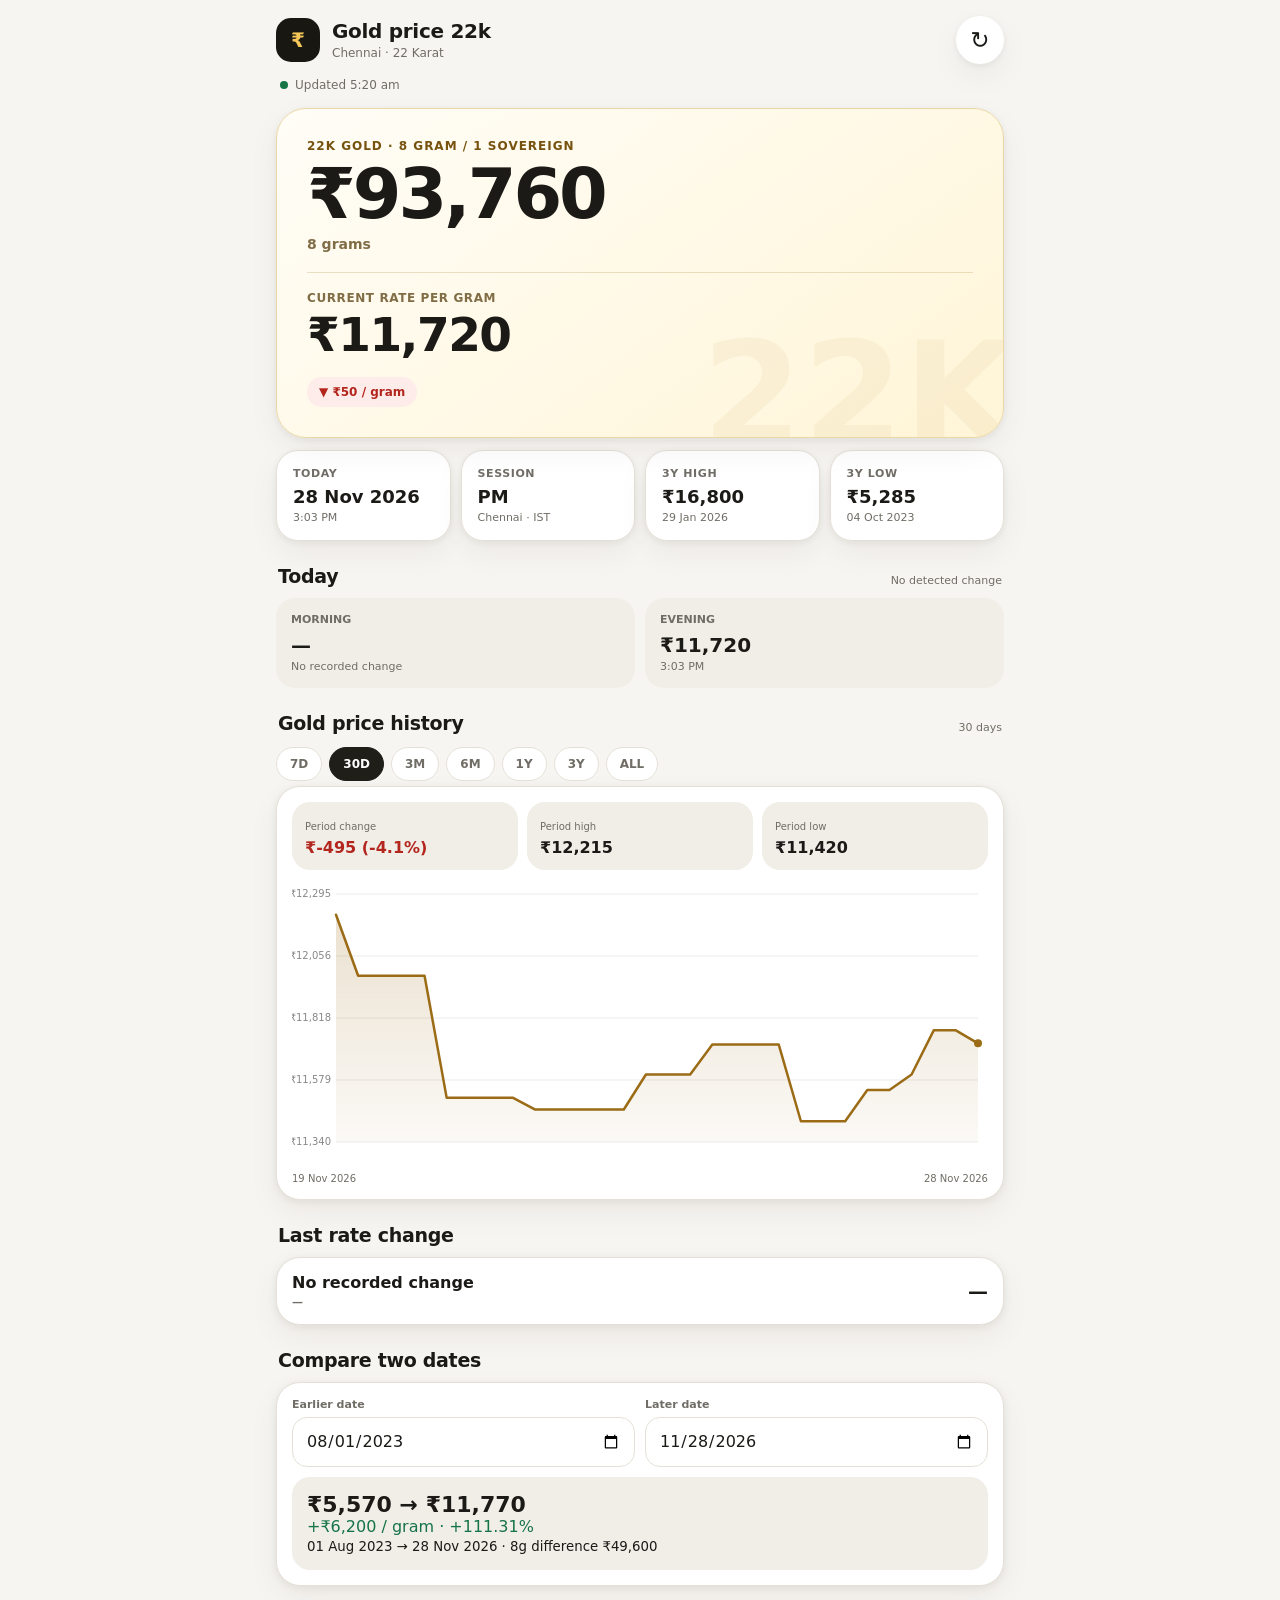
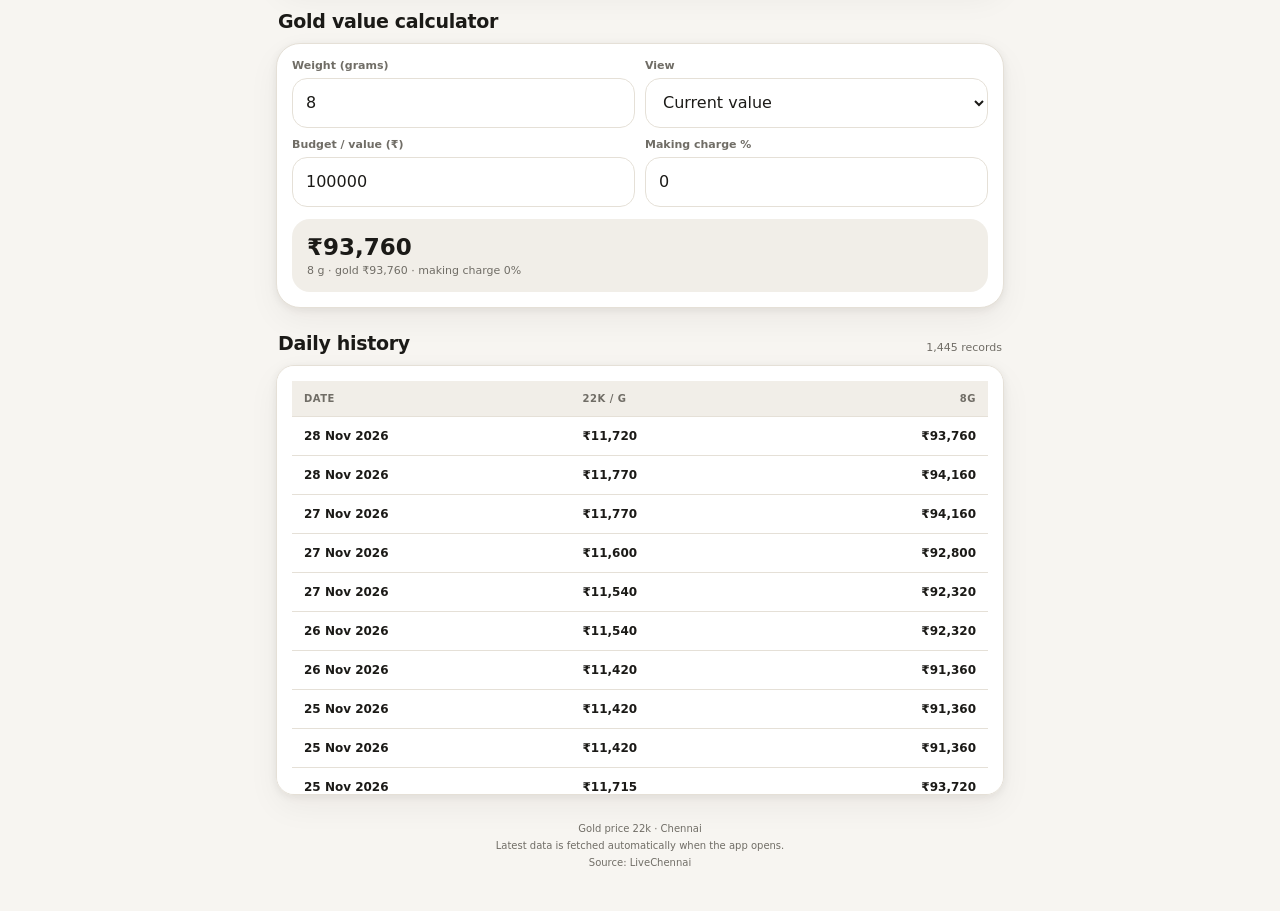
<file: index_manual_fetch_5_attempts.html>
<!doctype html>
<html lang="en">
<head>
<meta charset="utf-8">
<meta name="viewport" content="width=device-width,initial-scale=1,viewport-fit=cover">
<meta name="theme-color" content="#15130f">
<meta name="description" content="Chennai 22K gold price tracker">
<meta name="apple-mobile-web-app-capable" content="yes">
<meta name="apple-mobile-web-app-status-bar-style" content="black-translucent">
<meta name="apple-mobile-web-app-title" content="Gold price 22k">
<link rel="manifest" href="manifest.webmanifest">
<link rel="icon" href="icon.svg">
<title>Gold price 22k</title>

<style>
:root{
  color-scheme:light;
  --bg:#f7f5f1;--surface:#fff;--surface2:#f1eee8;--text:#1b1a17;
  --muted:#706d66;--line:#e5e0d7;--gold:#9b6b16;--gold2:#d8a62a;
  --good:#167447;--bad:#b3261e;--shadow:0 2px 8px rgba(30,25,15,.07),0 12px 32px rgba(30,25,15,.05);
  --r:24px;
}
*{box-sizing:border-box;-webkit-tap-highlight-color:transparent}
html{scroll-behavior:smooth}
body{margin:0;background:var(--bg);color:var(--text);font-family:Roboto,system-ui,-apple-system,"Segoe UI",sans-serif}
button,input,select{font:inherit}
button{cursor:pointer}
.app{max-width:760px;margin:auto;padding:calc(12px + env(safe-area-inset-top)) 16px calc(32px + env(safe-area-inset-bottom))}
.topbar{display:flex;align-items:center;justify-content:space-between;min-height:56px}
.brand{display:flex;align-items:center;gap:12px}
.logo{width:44px;height:44px;border-radius:15px;display:grid;place-items:center;background:#191712;color:#f3c657;font-weight:900;font-size:20px}
.brand h1{font-size:20px;line-height:1.15;margin:0;font-weight:800;letter-spacing:-.3px}
.brand p{margin:3px 0 0;color:var(--muted);font-size:12px}
.iconbtn{width:48px;height:48px;border:0;border-radius:50%;background:var(--surface);color:var(--text);box-shadow:var(--shadow);font-size:23px}
.iconbtn.spin{animation:spin .55s ease}.iconbtn:disabled{opacity:.55;cursor:wait}
@keyframes spin{to{transform:rotate(360deg)}}
.status{display:flex;align-items:center;gap:7px;margin:10px 4px 16px;color:var(--muted);font-size:12px}
.dot{width:8px;height:8px;border-radius:50%;background:var(--good)}
.offline .dot{background:var(--bad)}

.hero{position:relative;overflow:hidden;border-radius:30px;padding:25px;background:linear-gradient(145deg,#fffdf7,#fff5d7);border:1px solid #ead7a5;box-shadow:var(--shadow)}
.hero:after{content:"22K";position:absolute;right:-13px;bottom:-42px;font-size:145px;font-weight:900;color:rgba(155,107,22,.055);pointer-events:none}
.eyebrow{text-transform:uppercase;letter-spacing:1px;color:#76520e;font-size:12px;font-weight:800}
.hero h2{margin:7px 0 0;font-size:clamp(42px,12vw,70px);line-height:.98;letter-spacing:-3px;font-weight:900}
.hero .unit{color:#806d45;margin-top:7px;font-size:14px;font-weight:600}
.sovereign{margin-top:20px;padding-top:18px;border-top:1px solid rgba(155,107,22,.2)}
.sovereign label{display:block;color:#806d45;font-size:12px;font-weight:800;text-transform:uppercase;letter-spacing:.6px}
.sovereign strong{display:block;font-size:clamp(31px,8vw,47px);letter-spacing:-1.5px;margin-top:2px}
.change{display:inline-flex;margin-top:15px;padding:8px 12px;border-radius:999px;font-size:12px;font-weight:800}
.up{background:#e9f6ee;color:var(--good)}.down{background:#fdecea;color:var(--bad)}.same{background:#ecebe8;color:var(--muted)}

.quick{display:grid;grid-template-columns:repeat(2,1fr);gap:10px;margin-top:12px}
.card{background:var(--surface);border:1px solid var(--line);border-radius:22px;padding:16px;box-shadow:var(--shadow)}
.label{font-size:11px;text-transform:uppercase;letter-spacing:.6px;color:var(--muted);font-weight:800}
.value{font-size:18px;font-weight:850;margin-top:6px}.sub{font-size:11px;color:var(--muted);margin-top:4px}

.section{margin-top:24px}.sectionhead{display:flex;align-items:end;justify-content:space-between;gap:10px;margin:0 2px 11px}
.sectionhead h3{font-size:19px;margin:0;letter-spacing:-.3px}.sectionhead span{font-size:11px;color:var(--muted)}
.segment{display:flex;gap:7px;overflow:auto;padding:2px 0 5px}
.segment button{white-space:nowrap;border:1px solid var(--line);background:var(--surface);color:var(--muted);border-radius:999px;padding:9px 13px;font-size:12px;font-weight:800}
.segment button.active{background:#201e19;color:#fff;border-color:#201e19}
.panel{background:var(--surface);border:1px solid var(--line);border-radius:24px;box-shadow:var(--shadow);padding:15px}

.metricrow{display:grid;grid-template-columns:repeat(3,1fr);gap:9px;margin-bottom:12px}
.metric{background:var(--surface2);border-radius:18px;padding:13px}.metric b{display:block;font-size:16px;margin-top:4px}.metric small{color:var(--muted);font-size:10px}
.chartwrap{height:285px;position:relative}.chartwrap canvas{width:100%;height:100%;display:block;touch-action:none}
.chartmeta{display:flex;justify-content:space-between;color:var(--muted);font-size:10px;margin-top:6px}

.todaygrid{display:grid;grid-template-columns:1fr 1fr;gap:10px}.session{background:var(--surface2);border-radius:19px;padding:15px}.session .tag{font-size:11px;font-weight:800;color:var(--muted);text-transform:uppercase}.session .rate{font-size:20px;font-weight:900;margin-top:7px}.session .time{font-size:11px;color:var(--muted);margin-top:3px}

.last{display:flex;align-items:center;justify-content:space-between;gap:12px}.last .when{font-weight:800}.last .when small{display:block;color:var(--muted);font-size:11px;margin-top:4px}.last .amount{font-size:20px;font-weight:900;text-align:right}

.formgrid{display:grid;grid-template-columns:1fr 1fr;gap:10px}.field label{display:block;color:var(--muted);font-size:11px;font-weight:800;margin-bottom:6px}.field input,.field select{width:100%;height:50px;border:1px solid var(--line);border-radius:15px;background:var(--surface);color:var(--text);padding:0 13px;outline:0}.field input:focus,.field select:focus{border-color:var(--gold)}
.result{margin-top:12px;background:var(--surface2);border-radius:18px;padding:15px}.result b{font-size:23px}.result p{margin:4px 0 0;color:var(--muted);font-size:11px}

.compare{display:grid;grid-template-columns:1fr 1fr;gap:10px}.compareResult{margin-top:10px;padding:15px;border-radius:18px;background:var(--surface2)}.compareResult strong{font-size:22px}.positive{color:var(--good)}.negative{color:var(--bad)}

.tablewrap{max-height:430px;overflow:auto;border-radius:18px}.history{width:100%;border-collapse:collapse;font-size:12px}.history th{position:sticky;top:0;background:var(--surface2);z-index:1;color:var(--muted);font-size:10px;text-transform:uppercase;letter-spacing:.5px;text-align:left;padding:12px}.history td{padding:12px;border-top:1px solid var(--line);font-weight:650}.history td:last-child,.history th:last-child{text-align:right}
footer{text-align:center;color:var(--muted);font-size:10px;line-height:1.7;padding:25px 4px 8px}

.toast{position:fixed;left:50%;bottom:calc(20px + env(safe-area-inset-bottom));transform:translate(-50%,20px);background:#201e19;color:#fff;padding:11px 16px;border-radius:999px;font-size:12px;font-weight:700;opacity:0;pointer-events:none;transition:.25s;z-index:10}.toast.show{opacity:1;transform:translate(-50%,0)}

@media(min-width:650px){.quick{grid-template-columns:repeat(4,1fr)}.hero{padding:30px}.todaygrid{grid-template-columns:repeat(2,1fr)}}
@media(max-width:430px){.app{padding-left:12px;padding-right:12px}.hero{padding:22px}.metricrow{grid-template-columns:1fr 1fr 1fr}.metric{padding:11px 9px}.chartwrap{height:250px}}
@media(prefers-color-scheme:dark){
:root{color-scheme:dark;--bg:#0d0e0c;--surface:#171815;--surface2:#22231f;--text:#f5f3ed;--muted:#a9a69d;--line:#30312c;--shadow:0 2px 8px rgba(0,0,0,.22),0 14px 35px rgba(0,0,0,.18)}
.logo{background:#f1c653;color:#191712}.iconbtn{background:var(--surface)}.hero{background:linear-gradient(145deg,#2a2415,#1c190f);border-color:#574615}.hero .eyebrow,.hero .unit,.sovereign label{color:#d8b967}.segment button{background:var(--surface);border-color:var(--line)}.segment button.active{background:#f4f1e8;color:#171612;border-color:#f4f1e8}
}
</style>
</head>

<body>
<div class="app">
<header class="topbar">
  <div class="brand">
    <div class="logo">₹</div>
    <div><h1>Gold price 22k</h1><p>Chennai · 22 Karat</p></div>
  </div>
  <button class="iconbtn" id="refresh" aria-label="Refresh">↻</button>
</header>

<div class="status" id="status"><span class="dot"></span><span id="statusText">Loading latest rate…</span></div>

<section class="hero">
  <div class="eyebrow">22K gold · 8 gram / 1 sovereign</div>
  <h2 id="hero8">₹—</h2>
  <div class="unit">8 grams</div>
  <div class="sovereign"><label>Current rate per gram</label><strong id="hero1">₹—</strong></div>
  <div id="change" class="change same">No change</div>
</section>

<section class="quick">
  <div class="card"><div class="label">Today</div><div class="value" id="today">—</div><div class="sub" id="todayTime">—</div></div>
  <div class="card"><div class="label">Session</div><div class="value" id="session">—</div><div class="sub">Chennai · IST</div></div>
  <div class="card"><div class="label">3Y high</div><div class="value" id="high">—</div><div class="sub" id="highDate">—</div></div>
  <div class="card"><div class="label">3Y low</div><div class="value" id="low">—</div><div class="sub" id="lowDate">—</div></div>
</section>

<section class="section">
  <div class="sectionhead"><h3>Today</h3><span id="todaySummary">—</span></div>
  <div class="todaygrid">
    <div class="session"><div class="tag">Morning</div><div class="rate" id="amRate">—</div><div class="time" id="amTime">Not recorded</div></div>
    <div class="session"><div class="tag">Evening</div><div class="rate" id="pmRate">—</div><div class="time" id="pmTime">Not recorded</div></div>
  </div>
</section>

<section class="section">
  <div class="sectionhead"><h3>Gold price history</h3><span id="chartCount">—</span></div>
  <div class="segment" id="ranges">
    <button data-range="7">7D</button><button class="active" data-range="30">30D</button><button data-range="90">3M</button><button data-range="180">6M</button><button data-range="365">1Y</button><button data-range="1095">3Y</button><button data-range="all">ALL</button>
  </div>
  <div class="panel">
    <div class="metricrow">
      <div class="metric"><small>Period change</small><b id="periodChange">—</b></div>
      <div class="metric"><small>Period high</small><b id="periodHigh">—</b></div>
      <div class="metric"><small>Period low</small><b id="periodLow">—</b></div>
    </div>
    <div class="chartwrap"><canvas id="chart"></canvas></div>
    <div class="chartmeta"><span id="chartStart">—</span><span id="chartEnd">—</span></div>
  </div>
</section>

<section class="section">
  <div class="sectionhead"><h3>Last rate change</h3></div>
  <div class="panel last">
    <div class="when"><span id="lastDate">No recorded change</span><small id="lastTime">—</small></div>
    <div class="amount" id="lastAmount">—</div>
  </div>
</section>

<section class="section">
  <div class="sectionhead"><h3>Compare two dates</h3></div>
  <div class="panel">
    <div class="compare">
      <div class="field"><label>Earlier date</label><input type="date" id="dateA"></div>
      <div class="field"><label>Later date</label><input type="date" id="dateB"></div>
    </div>
    <div class="compareResult" id="compareResult">Choose two dates to compare.</div>
  </div>
</section>

<section class="section">
  <div class="sectionhead"><h3>Gold value calculator</h3></div>
  <div class="panel">
    <div class="formgrid">
      <div class="field"><label>Weight (grams)</label><input id="weight" type="number" inputmode="decimal" min="0" step="0.01" value="8"></div>
      <div class="field"><label>View</label><select id="calcMode"><option value="value">Current value</option><option value="grams">Gold for budget</option></select></div>
      <div class="field"><label>Budget / value (₹)</label><input id="budget" type="number" inputmode="decimal" min="0" step="100" value="100000"></div>
      <div class="field"><label>Making charge %</label><input id="making" type="number" inputmode="decimal" min="0" step="0.1" value="0"></div>
    </div>
    <div class="result"><b id="calcResult">₹—</b><p id="calcSub">Based on current 22K rate.</p></div>
  </div>
</section>

<section class="section">
  <div class="sectionhead"><h3>Daily history</h3><span id="historyCount">—</span></div>
  <div class="panel tablewrap">
    <table class="history"><thead><tr><th>Date</th><th>22K / g</th><th>8g</th></tr></thead><tbody id="historyBody"><tr><td colspan="3">Loading…</td></tr></tbody></table>
  </div>
</section>

<footer>
  <div>Gold price 22k · Chennai</div>
  <div>Latest data is fetched automatically when the app opens.</div>
  <div>Source: LiveChennai</div>
</footer>
</div>
<div class="toast" id="toast"></div>

<script>
const LIVE_URL="data/live.json", HISTORY_URL="data/history.json";
const FETCH_TRIGGER_URL="https://gold-price-fetch.subramanilrs.workers.dev/";
const MANUAL_MAX_ATTEMPTS=5, MANUAL_RETRY_MS=1000;
let live=null, history=[], selectedRange=30, manualFetchRunning=false;

const $=id=>document.getElementById(id);
const money=n=>Number.isFinite(Number(n))?"₹"+Math.round(Number(n)).toLocaleString("en-IN"):"₹—";
const dateText=s=>{if(!s)return"—";const d=new Date(s+"T00:00:00");return isNaN(d) ? s:d.toLocaleDateString("en-IN",{day:"2-digit",month:"short",year:"numeric"})};
const timeText=s=>{if(!s)return"—";let p=s.split(":"),h=Number(p[0]);if(!Number.isFinite(h))return s;let ap=h>=12?"PM":"AM";h=h%12||12;return h+":"+p[1]+" "+ap};
const esc=s=>String(s??"").replaceAll("&","&amp;").replaceAll("<","&lt;").replaceAll(">","&gt;").replaceAll('"',"&quot;");

function setStatus(t,offline=false){$("statusText").textContent=t;$("status").classList.toggle("offline",offline)}
function toast(t){$("toast").textContent=t;$("toast").classList.add("show");setTimeout(()=>$("toast").classList.remove("show"),1800)}

async function getJSON(url){
  const r=await fetch(url+"?v="+Date.now(),{cache:"no-store"});
  if(!r.ok)throw Error("HTTP "+r.status);
  return r.json();
}
function normalize(a){
  if(!Array.isArray(a))return[];
  return a.filter(x=>x&&x.date&&Number.isFinite(Number(x.rate_22k)))
    .map(x=>({...x,rate_22k:Number(x.rate_22k)}))
    .sort((a,b)=>a.date.localeCompare(b.date));
}

function renderLive(d){
  live=d;
  $("hero8").textContent=money(d.rate_8g ?? Number(d.rate_22k)*8);
  $("hero1").textContent=money(d.rate_22k);
  $("today").textContent=dateText(d.date);
  $("todayTime").textContent=timeText(d.time);
  $("session").textContent=d.session||"—";
  const ch=Number(d.change||0), badge=$("change");
  badge.className="change "+(ch>0?"up":ch<0?"down":"same");
  badge.textContent=ch>0?`▲ ${money(ch)} / gram`:ch<0?`▼ ${money(Math.abs(ch))} / gram`:"No rate change";
  const lc=d.last_change;
  if(lc){$("lastDate").textContent=dateText(lc.date);$("lastTime").textContent=timeText(lc.time)+" · "+(lc.session||"");$("lastAmount").textContent=(Number(lc.change)>0?"▲ ":Number(lc.change)<0?"▼ ":"• ")+money(Math.abs(Number(lc.change)));$("lastAmount").className="amount "+(Number(lc.change)>0?"positive":Number(lc.change)<0?"negative":"")}
  else{$("lastDate").textContent="No recorded change";$("lastTime").textContent="—";$("lastAmount").textContent="—"}
  renderToday();
}

function renderToday(){
  if(!live)return;
  const today=live.date, changes=Array.isArray(live.intraday)?live.intraday.filter(x=>x.date===today):[];
  let am=changes.find(x=>x.session==="AM"),pm=changes.find(x=>x.session==="PM");
  // If no change was detected in a session, use the current live rate as a truthful snapshot.
  if(!am && live.session==="AM")am={rate_22k:live.rate_22k,time:live.time};
  if(!pm && live.session==="PM")pm={rate_22k:live.rate_22k,time:live.time};
  $("amRate").textContent=am?money(am.rate_22k):"—"; $("amTime").textContent=am?timeText(am.time):"No recorded change";
  $("pmRate").textContent=pm?money(pm.rate_22k):"—"; $("pmTime").textContent=pm?timeText(pm.time):"No recorded change";
  $("todaySummary").textContent=changes.length?changes.length+" detected change"+(changes.length===1?"":"s"):"No detected change";
}

function chartData(){
  if(selectedRange==="all")return history;
  return history.slice(Math.max(0,history.length-Number(selectedRange)));
}

function drawChart(){
  const c=$("chart"),box=c.parentElement,w=box.clientWidth,h=box.clientHeight,dpr=devicePixelRatio||1;
  if(!w||!h)return;
  c.width=Math.round(w*dpr);c.height=Math.round(h*dpr);const x=c.getContext("2d");x.setTransform(dpr,0,0,dpr,0,0);x.clearRect(0,0,w,h);
  const data=chartData();$("chartCount").textContent=data.length.toLocaleString("en-IN")+" days";
  if(data.length<2){x.fillStyle="#777";x.textAlign="center";x.font="13px system-ui";x.fillText("Not enough data",w/2,h/2);return}
  const vals=data.map(a=>a.rate_22k),min0=Math.min(...vals),max0=Math.max(...vals),pad=Math.max(80,(max0-min0)*.1),min=min0-pad,max=max0+pad;
  const L=44,R=10,T=12,B=25,pw=w-L-R,ph=h-T-B;
  const px=i=>L+i/(data.length-1)*pw,py=v=>T+(1-(v-min)/(max-min))*ph;
  x.font="10px system-ui";x.lineWidth=1;x.textAlign="right";
  for(let i=0;i<=4;i++){let gy=T+ph*i/4;x.strokeStyle="rgba(120,120,120,.15)";x.beginPath();x.moveTo(L,gy);x.lineTo(w-R,gy);x.stroke();let v=max-(max-min)*i/4;x.fillStyle="#888";x.fillText(money(v),L-5,gy+3)}
  x.beginPath();x.moveTo(px(0),py(vals[0]));for(let i=1;i<vals.length;i++)x.lineTo(px(i),py(vals[i]));x.lineTo(px(vals.length-1),h-B);x.lineTo(px(0),h-B);x.closePath();let g=x.createLinearGradient(0,T,0,h);g.addColorStop(0,"rgba(155,107,22,.22)");g.addColorStop(1,"rgba(155,107,22,.02)");x.fillStyle=g;x.fill();
  x.beginPath();x.moveTo(px(0),py(vals[0]));for(let i=1;i<vals.length;i++)x.lineTo(px(i),py(vals[i]));x.strokeStyle="#9b6b16";x.lineWidth=2.5;x.lineJoin="round";x.lineCap="round";x.stroke();
  x.fillStyle="#9b6b16";x.beginPath();x.arc(px(vals.length-1),py(vals.at(-1)),4,0,Math.PI*2);x.fill();
  $("chartStart").textContent=dateText(data[0].date);$("chartEnd").textContent=dateText(data.at(-1).date);
  const first=vals[0],last=vals.at(-1),delta=last-first,pct=first?delta/first*100:0;
  $("periodChange").textContent=(delta>=0?"+":"")+money(delta)+" ("+(pct>=0?"+":"")+pct.toFixed(1)+"%)";
  $("periodChange").className=delta>0?"positive":delta<0?"negative":"";
  $("periodHigh").textContent=money(max0);$("periodLow").textContent=money(min0);
}

function renderStats(){
  if(!history.length)return;
  const vals=history.map(x=>x.rate_22k),hi=Math.max(...vals),lo=Math.min(...vals),h=history.find(x=>x.rate_22k===hi),l=history.find(x=>x.rate_22k===lo);
  $("high").textContent=money(hi);$("low").textContent=money(lo);$("highDate").textContent=dateText(h?.date);$("lowDate").textContent=dateText(l?.date);
  $("historyCount").textContent=history.length.toLocaleString("en-IN")+" records";
  $("historyBody").innerHTML=[...history].reverse().slice(0,300).map(x=>`<tr><td>${esc(dateText(x.date))}</td><td>${money(x.rate_22k)}</td><td>${money(x.rate_22k*8)}</td></tr>`).join("");
  const min=history[0]?.date,max=history.at(-1)?.date;
  if(!$("dateA").value)$("dateA").value=min||"";
  if(!$("dateB").value)$("dateB").value=max||"";
  compareDates();drawChart();
}

function compareDates(){
  const a=history.find(x=>x.date===$("dateA").value),b=history.find(x=>x.date===$("dateB").value);
  const out=$("compareResult");
  if(!a||!b){out.textContent="Choose two dates available in the historical data.";return}
  const d=b.rate_22k-a.rate_22k,p=a.rate_22k?d/a.rate_22k*100:0;
  out.innerHTML=`<strong>${money(a.rate_22k)} → ${money(b.rate_22k)}</strong><br><span class="${d>0?"positive":d<0?"negative":""}">${d>=0?"+":""}${money(d)} / gram · ${p>=0?"+":""}${p.toFixed(2)}%</span><br><small>${dateText(a.date)} → ${dateText(b.date)} · 8g difference ${money(d*8)}</small>`;
}

function calculate(){
  if(!live)return;
  const rate=Number(live.rate_22k),w=Math.max(0,Number($("weight").value)||0),budget=Math.max(0,Number($("budget").value)||0),making=Math.max(0,Number($("making").value)||0);
  if($("calcMode").value==="value"){
    const base=rate*w, total=base*(1+making/100);$("calcResult").textContent=money(total);$("calcSub").textContent=`${w.toLocaleString("en-IN")} g · gold ${money(base)} · making charge ${making}%`;
  }else{
    const grams=budget/(rate*(1+making/100));$("calcResult").textContent=grams.toFixed(3)+" g";$("calcSub").textContent=`Budget ${money(budget)} including ${making}% making charge`;
  }
}

function dataFingerprint(d){
  if(!d)return "";
  return [
    d.date||"", d.time||"", d.session||"",
    Number(d.rate_22k)||"", Number(d.rate_8g)||"",
    d.source_time||d.source_timestamp||d.fetched_at||d.updated_at||""
  ].join("|");
}

async function loadLocalData(){
  const [l,h]=await Promise.all([getJSON(LIVE_URL),getJSON(HISTORY_URL)]);
  renderLive(l);history=normalize(h);renderStats();calculate();
  localStorage.setItem("gold_live_backup",JSON.stringify(l));
  localStorage.setItem("gold_history_backup",JSON.stringify(history));
  return l;
}

async function triggerGitHubFetch(){
  const r=await fetch(FETCH_TRIGGER_URL,{
    method:"POST",
    headers:{"Content-Type":"application/json"},
    body:JSON.stringify({ref:"main",source:"web-manual-fetch"})
  });
  if(!r.ok)throw Error("Trigger HTTP "+r.status);
}

async function refresh(manual=false){
  const b=$("refresh");

  if(manual){
    if(manualFetchRunning)return;
    manualFetchRunning=true;
    b.disabled=true;
    b.setAttribute("aria-busy","true");
    b.title="Fetching latest rate…";
    b.classList.remove("spin");void b.offsetWidth;b.classList.add("spin");

    const before=dataFingerprint(live);
    setStatus("Starting GitHub fetch…");

    try{
      await triggerGitHubFetch();
      setStatus("GitHub fetch started · checking…");
    }catch(e){
      console.warn("GitHub trigger failed:",e);
      setStatus("GitHub trigger unavailable · checking latest data…");
    }

    for(let attempt=1;attempt<=MANUAL_MAX_ATTEMPTS;attempt++){
      try{
        const fetched=await loadLocalData();
        const after=dataFingerprint(fetched);

        if(after && after!==before){
          setStatus("Latest rate fetched · attempt "+attempt);
          toast("Latest rate fetched");
          return;
        }

        if(attempt<MANUAL_MAX_ATTEMPTS){
          setStatus("No newer rate yet · retry "+(attempt+1)+"/"+MANUAL_MAX_ATTEMPTS);
          await new Promise(resolve=>setTimeout(resolve,MANUAL_RETRY_MS));
        }else{
          setStatus("No newer rate after 5 attempts");
          toast("No newer rate available");
        }
      }catch(e){
        console.error("Manual fetch attempt "+attempt,e);
        if(attempt<MANUAL_MAX_ATTEMPTS){
          setStatus("Fetch retry "+(attempt+1)+"/"+MANUAL_MAX_ATTEMPTS);
          await new Promise(resolve=>setTimeout(resolve,MANUAL_RETRY_MS));
        }else{
          setStatus("Fetch failed after 5 attempts",true);
          toast("Fetch failed after 5 attempts");
        }
      }
    }
  }else{
    try{
      setStatus("Checking latest rate…");
      await loadLocalData();
      setStatus("Updated "+new Date().toLocaleTimeString("en-IN",{hour:"numeric",minute:"2-digit"}));
    }catch(e){
      console.error(e);
      try{
        const l=JSON.parse(localStorage.getItem("gold_live_backup")||"null");
        const h=JSON.parse(localStorage.getItem("gold_history_backup")||"null");
        if(l)renderLive(l);
        if(Array.isArray(h)){history=normalize(h);renderStats();calculate()}
        setStatus("Offline · showing saved data",true);
      }catch(_){setStatus("Unable to load data",true)}
    }
  }

  if(manual){
    manualFetchRunning=false;
    b.disabled=false;
    b.removeAttribute("aria-busy");
    b.title="Refresh";
  }
}

$("refresh").onclick=()=>refresh(true);
document.querySelectorAll("#ranges button").forEach(b=>b.onclick=()=>{document.querySelectorAll("#ranges button").forEach(x=>x.classList.remove("active"));b.classList.add("active");selectedRange=b.dataset.range==="all"?"all":Number(b.dataset.range);drawChart()});
["dateA","dateB"].forEach(id=>$(id).addEventListener("change",compareDates));
["weight","budget","making","calcMode"].forEach(id=>$(id).addEventListener("input",calculate));
document.addEventListener("visibilitychange",()=>{if(document.visibilityState==="visible")refresh()});
window.addEventListener("pageshow",()=>refresh());
window.addEventListener("resize",drawChart);

if("serviceWorker" in navigator)window.addEventListener("load",()=>navigator.serviceWorker.register("sw.js").catch(console.warn));
refresh();
</script>
</body>
</html>
</file>
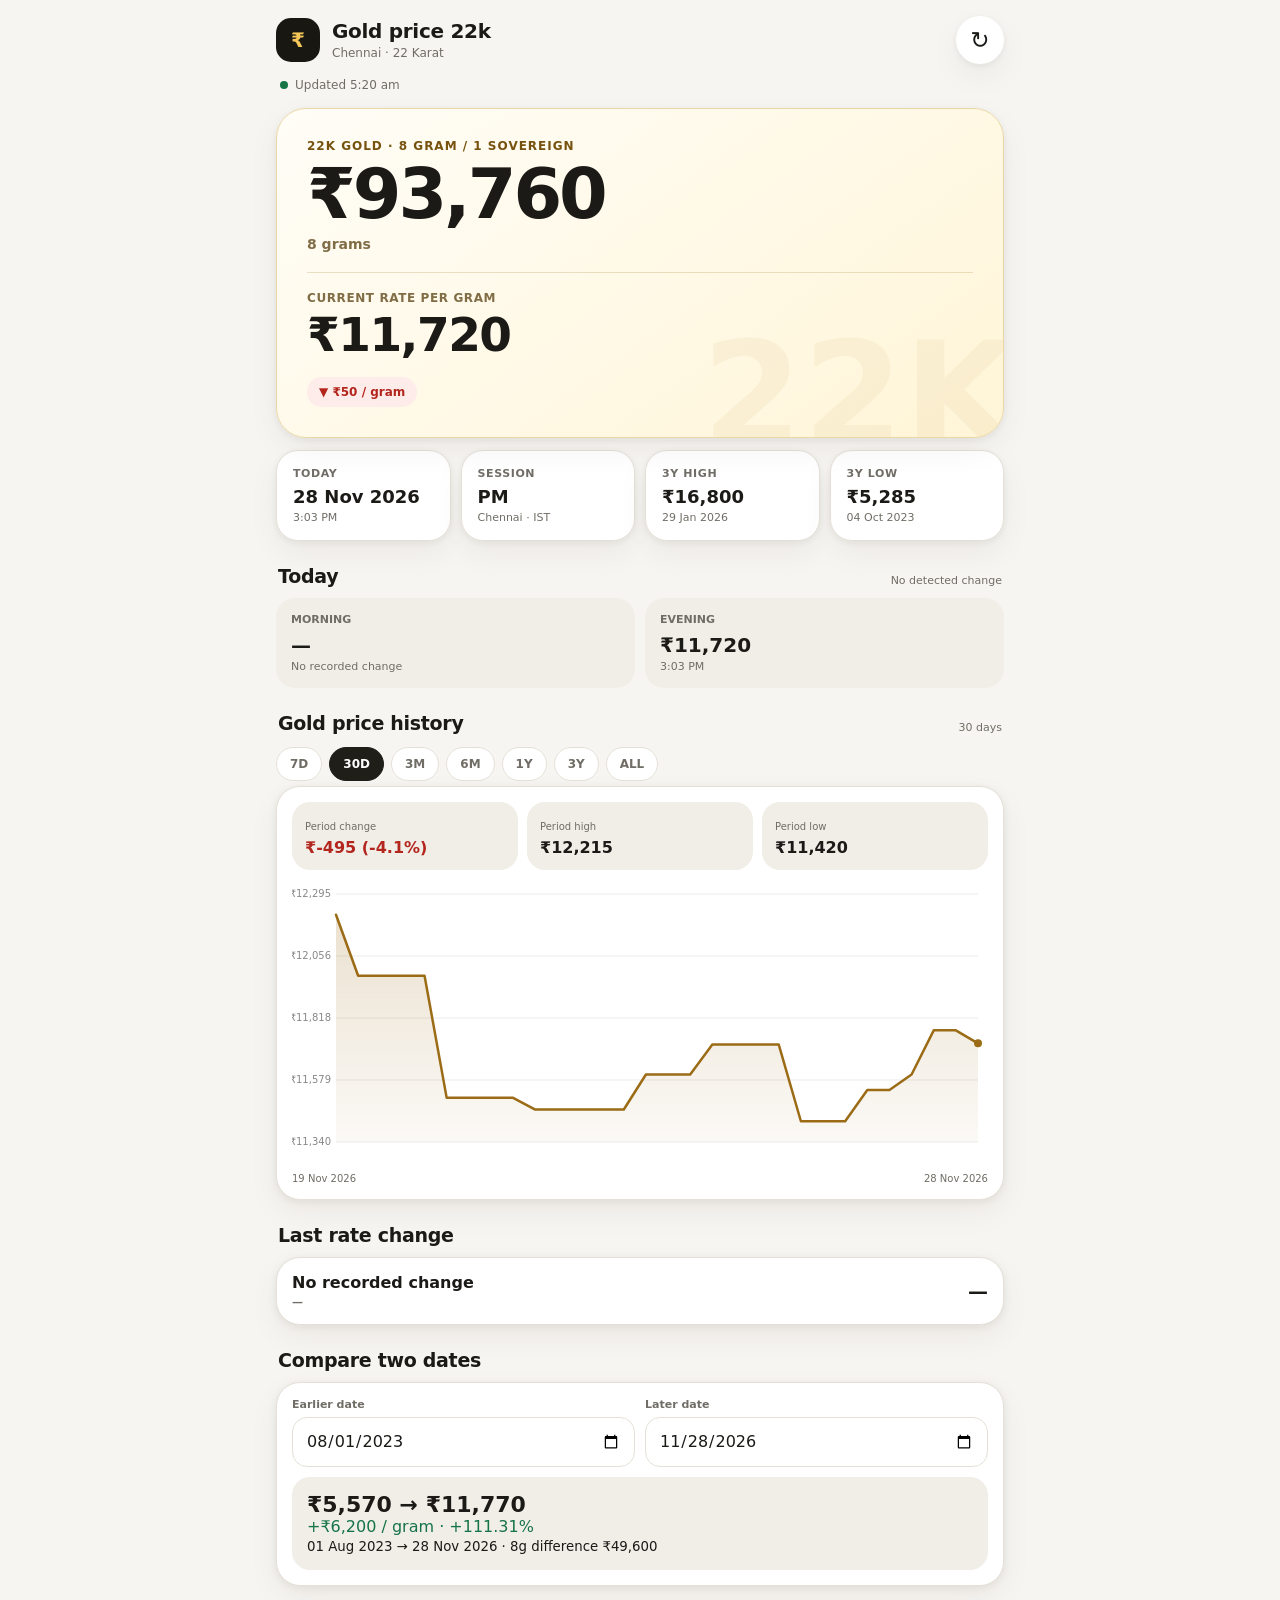
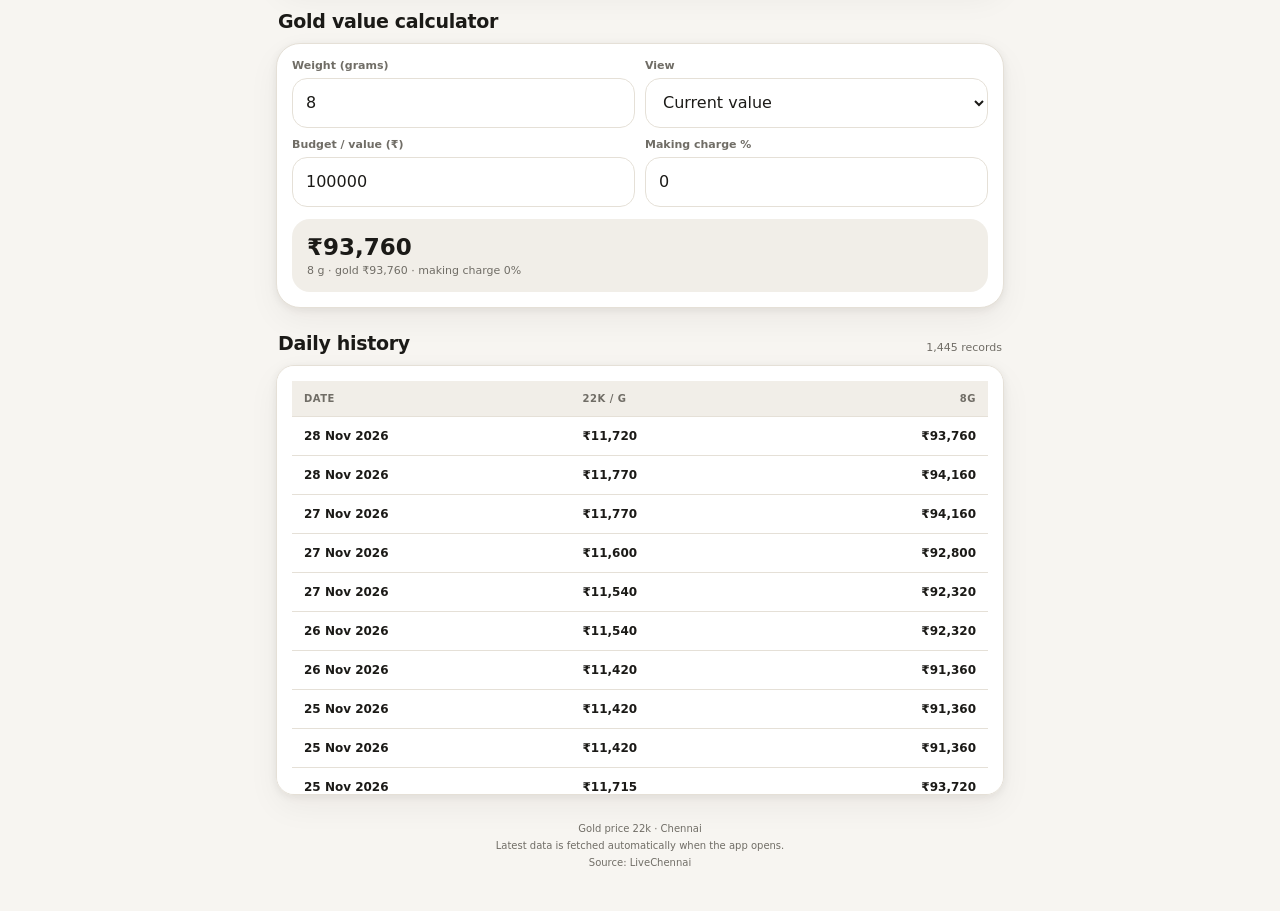
<file: index_manual_fetch_verified.html>
<!doctype html>
<html lang="en">
<head>
<meta charset="utf-8">
<meta name="viewport" content="width=device-width,initial-scale=1,viewport-fit=cover">
<meta name="theme-color" content="#15130f">
<meta name="description" content="Chennai 22K gold price tracker">
<meta name="apple-mobile-web-app-capable" content="yes">
<meta name="apple-mobile-web-app-status-bar-style" content="black-translucent">
<meta name="apple-mobile-web-app-title" content="Gold price 22k">
<link rel="manifest" href="manifest.webmanifest">
<link rel="icon" href="icon.svg">
<title>Gold price 22k</title>

<style>
:root{
  color-scheme:light;
  --bg:#f7f5f1;--surface:#fff;--surface2:#f1eee8;--text:#1b1a17;
  --muted:#706d66;--line:#e5e0d7;--gold:#9b6b16;--gold2:#d8a62a;
  --good:#167447;--bad:#b3261e;--shadow:0 2px 8px rgba(30,25,15,.07),0 12px 32px rgba(30,25,15,.05);
  --r:24px;
}
*{box-sizing:border-box;-webkit-tap-highlight-color:transparent}
html{scroll-behavior:smooth}
body{margin:0;background:var(--bg);color:var(--text);font-family:Roboto,system-ui,-apple-system,"Segoe UI",sans-serif}
button,input,select{font:inherit}
button{cursor:pointer}
.app{max-width:760px;margin:auto;padding:calc(12px + env(safe-area-inset-top)) 16px calc(32px + env(safe-area-inset-bottom))}
.topbar{display:flex;align-items:center;justify-content:space-between;min-height:56px}
.brand{display:flex;align-items:center;gap:12px}
.logo{width:44px;height:44px;border-radius:15px;display:grid;place-items:center;background:#191712;color:#f3c657;font-weight:900;font-size:20px}
.brand h1{font-size:20px;line-height:1.15;margin:0;font-weight:800;letter-spacing:-.3px}
.brand p{margin:3px 0 0;color:var(--muted);font-size:12px}
.iconbtn{width:48px;height:48px;border:0;border-radius:50%;background:var(--surface);color:var(--text);box-shadow:var(--shadow);font-size:23px}
.iconbtn.spin{animation:spin .55s ease}.iconbtn:disabled{opacity:.55;cursor:wait}
@keyframes spin{to{transform:rotate(360deg)}}
.status{display:flex;align-items:center;gap:7px;margin:10px 4px 16px;color:var(--muted);font-size:12px}
.dot{width:8px;height:8px;border-radius:50%;background:var(--good)}
.offline .dot{background:var(--bad)}

.hero{position:relative;overflow:hidden;border-radius:30px;padding:25px;background:linear-gradient(145deg,#fffdf7,#fff5d7);border:1px solid #ead7a5;box-shadow:var(--shadow)}
.hero:after{content:"22K";position:absolute;right:-13px;bottom:-42px;font-size:145px;font-weight:900;color:rgba(155,107,22,.055);pointer-events:none}
.eyebrow{text-transform:uppercase;letter-spacing:1px;color:#76520e;font-size:12px;font-weight:800}
.hero h2{margin:7px 0 0;font-size:clamp(42px,12vw,70px);line-height:.98;letter-spacing:-3px;font-weight:900}
.hero .unit{color:#806d45;margin-top:7px;font-size:14px;font-weight:600}
.sovereign{margin-top:20px;padding-top:18px;border-top:1px solid rgba(155,107,22,.2)}
.sovereign label{display:block;color:#806d45;font-size:12px;font-weight:800;text-transform:uppercase;letter-spacing:.6px}
.sovereign strong{display:block;font-size:clamp(31px,8vw,47px);letter-spacing:-1.5px;margin-top:2px}
.change{display:inline-flex;margin-top:15px;padding:8px 12px;border-radius:999px;font-size:12px;font-weight:800}
.up{background:#e9f6ee;color:var(--good)}.down{background:#fdecea;color:var(--bad)}.same{background:#ecebe8;color:var(--muted)}

.quick{display:grid;grid-template-columns:repeat(2,1fr);gap:10px;margin-top:12px}
.card{background:var(--surface);border:1px solid var(--line);border-radius:22px;padding:16px;box-shadow:var(--shadow)}
.label{font-size:11px;text-transform:uppercase;letter-spacing:.6px;color:var(--muted);font-weight:800}
.value{font-size:18px;font-weight:850;margin-top:6px}.sub{font-size:11px;color:var(--muted);margin-top:4px}

.section{margin-top:24px}.sectionhead{display:flex;align-items:end;justify-content:space-between;gap:10px;margin:0 2px 11px}
.sectionhead h3{font-size:19px;margin:0;letter-spacing:-.3px}.sectionhead span{font-size:11px;color:var(--muted)}
.segment{display:flex;gap:7px;overflow:auto;padding:2px 0 5px}
.segment button{white-space:nowrap;border:1px solid var(--line);background:var(--surface);color:var(--muted);border-radius:999px;padding:9px 13px;font-size:12px;font-weight:800}
.segment button.active{background:#201e19;color:#fff;border-color:#201e19}
.panel{background:var(--surface);border:1px solid var(--line);border-radius:24px;box-shadow:var(--shadow);padding:15px}

.metricrow{display:grid;grid-template-columns:repeat(3,1fr);gap:9px;margin-bottom:12px}
.metric{background:var(--surface2);border-radius:18px;padding:13px}.metric b{display:block;font-size:16px;margin-top:4px}.metric small{color:var(--muted);font-size:10px}
.chartwrap{height:285px;position:relative}.chartwrap canvas{width:100%;height:100%;display:block;touch-action:none}
.chartmeta{display:flex;justify-content:space-between;color:var(--muted);font-size:10px;margin-top:6px}

.todaygrid{display:grid;grid-template-columns:1fr 1fr;gap:10px}.session{background:var(--surface2);border-radius:19px;padding:15px}.session .tag{font-size:11px;font-weight:800;color:var(--muted);text-transform:uppercase}.session .rate{font-size:20px;font-weight:900;margin-top:7px}.session .time{font-size:11px;color:var(--muted);margin-top:3px}

.last{display:flex;align-items:center;justify-content:space-between;gap:12px}.last .when{font-weight:800}.last .when small{display:block;color:var(--muted);font-size:11px;margin-top:4px}.last .amount{font-size:20px;font-weight:900;text-align:right}

.formgrid{display:grid;grid-template-columns:1fr 1fr;gap:10px}.field label{display:block;color:var(--muted);font-size:11px;font-weight:800;margin-bottom:6px}.field input,.field select{width:100%;height:50px;border:1px solid var(--line);border-radius:15px;background:var(--surface);color:var(--text);padding:0 13px;outline:0}.field input:focus,.field select:focus{border-color:var(--gold)}
.result{margin-top:12px;background:var(--surface2);border-radius:18px;padding:15px}.result b{font-size:23px}.result p{margin:4px 0 0;color:var(--muted);font-size:11px}

.compare{display:grid;grid-template-columns:1fr 1fr;gap:10px}.compareResult{margin-top:10px;padding:15px;border-radius:18px;background:var(--surface2)}.compareResult strong{font-size:22px}.positive{color:var(--good)}.negative{color:var(--bad)}

.tablewrap{max-height:430px;overflow:auto;border-radius:18px}.history{width:100%;border-collapse:collapse;font-size:12px}.history th{position:sticky;top:0;background:var(--surface2);z-index:1;color:var(--muted);font-size:10px;text-transform:uppercase;letter-spacing:.5px;text-align:left;padding:12px}.history td{padding:12px;border-top:1px solid var(--line);font-weight:650}.history td:last-child,.history th:last-child{text-align:right}
footer{text-align:center;color:var(--muted);font-size:10px;line-height:1.7;padding:25px 4px 8px}

.toast{position:fixed;left:50%;bottom:calc(20px + env(safe-area-inset-bottom));transform:translate(-50%,20px);background:#201e19;color:#fff;padding:11px 16px;border-radius:999px;font-size:12px;font-weight:700;opacity:0;pointer-events:none;transition:.25s;z-index:10}.toast.show{opacity:1;transform:translate(-50%,0)}

@media(min-width:650px){.quick{grid-template-columns:repeat(4,1fr)}.hero{padding:30px}.todaygrid{grid-template-columns:repeat(2,1fr)}}
@media(max-width:430px){.app{padding-left:12px;padding-right:12px}.hero{padding:22px}.metricrow{grid-template-columns:1fr 1fr 1fr}.metric{padding:11px 9px}.chartwrap{height:250px}}
@media(prefers-color-scheme:dark){
:root{color-scheme:dark;--bg:#0d0e0c;--surface:#171815;--surface2:#22231f;--text:#f5f3ed;--muted:#a9a69d;--line:#30312c;--shadow:0 2px 8px rgba(0,0,0,.22),0 14px 35px rgba(0,0,0,.18)}
.logo{background:#f1c653;color:#191712}.iconbtn{background:var(--surface)}.hero{background:linear-gradient(145deg,#2a2415,#1c190f);border-color:#574615}.hero .eyebrow,.hero .unit,.sovereign label{color:#d8b967}.segment button{background:var(--surface);border-color:var(--line)}.segment button.active{background:#f4f1e8;color:#171612;border-color:#f4f1e8}
}
</style>
</head>

<body>
<div class="app">
<header class="topbar">
  <div class="brand">
    <div class="logo">₹</div>
    <div><h1>Gold price 22k</h1><p>Chennai · 22 Karat</p></div>
  </div>
  <button class="iconbtn" id="refresh" aria-label="Refresh">↻</button>
</header>

<div class="status" id="status"><span class="dot"></span><span id="statusText">Loading latest rate…</span></div>

<section class="hero">
  <div class="eyebrow">22K gold · 8 gram / 1 sovereign</div>
  <h2 id="hero8">₹—</h2>
  <div class="unit">8 grams</div>
  <div class="sovereign"><label>Current rate per gram</label><strong id="hero1">₹—</strong></div>
  <div id="change" class="change same">No change</div>
</section>

<section class="quick">
  <div class="card"><div class="label">Today</div><div class="value" id="today">—</div><div class="sub" id="todayTime">—</div></div>
  <div class="card"><div class="label">Session</div><div class="value" id="session">—</div><div class="sub">Chennai · IST</div></div>
  <div class="card"><div class="label">3Y high</div><div class="value" id="high">—</div><div class="sub" id="highDate">—</div></div>
  <div class="card"><div class="label">3Y low</div><div class="value" id="low">—</div><div class="sub" id="lowDate">—</div></div>
</section>

<section class="section">
  <div class="sectionhead"><h3>Today</h3><span id="todaySummary">—</span></div>
  <div class="todaygrid">
    <div class="session"><div class="tag">Morning</div><div class="rate" id="amRate">—</div><div class="time" id="amTime">Not recorded</div></div>
    <div class="session"><div class="tag">Evening</div><div class="rate" id="pmRate">—</div><div class="time" id="pmTime">Not recorded</div></div>
  </div>
</section>

<section class="section">
  <div class="sectionhead"><h3>Gold price history</h3><span id="chartCount">—</span></div>
  <div class="segment" id="ranges">
    <button data-range="7">7D</button><button class="active" data-range="30">30D</button><button data-range="90">3M</button><button data-range="180">6M</button><button data-range="365">1Y</button><button data-range="1095">3Y</button><button data-range="all">ALL</button>
  </div>
  <div class="panel">
    <div class="metricrow">
      <div class="metric"><small>Period change</small><b id="periodChange">—</b></div>
      <div class="metric"><small>Period high</small><b id="periodHigh">—</b></div>
      <div class="metric"><small>Period low</small><b id="periodLow">—</b></div>
    </div>
    <div class="chartwrap"><canvas id="chart"></canvas></div>
    <div class="chartmeta"><span id="chartStart">—</span><span id="chartEnd">—</span></div>
  </div>
</section>

<section class="section">
  <div class="sectionhead"><h3>Last rate change</h3></div>
  <div class="panel last">
    <div class="when"><span id="lastDate">No recorded change</span><small id="lastTime">—</small></div>
    <div class="amount" id="lastAmount">—</div>
  </div>
</section>

<section class="section">
  <div class="sectionhead"><h3>Compare two dates</h3></div>
  <div class="panel">
    <div class="compare">
      <div class="field"><label>Earlier date</label><input type="date" id="dateA"></div>
      <div class="field"><label>Later date</label><input type="date" id="dateB"></div>
    </div>
    <div class="compareResult" id="compareResult">Choose two dates to compare.</div>
  </div>
</section>

<section class="section">
  <div class="sectionhead"><h3>Gold value calculator</h3></div>
  <div class="panel">
    <div class="formgrid">
      <div class="field"><label>Weight (grams)</label><input id="weight" type="number" inputmode="decimal" min="0" step="0.01" value="8"></div>
      <div class="field"><label>View</label><select id="calcMode"><option value="value">Current value</option><option value="grams">Gold for budget</option></select></div>
      <div class="field"><label>Budget / value (₹)</label><input id="budget" type="number" inputmode="decimal" min="0" step="100" value="100000"></div>
      <div class="field"><label>Making charge %</label><input id="making" type="number" inputmode="decimal" min="0" step="0.1" value="0"></div>
    </div>
    <div class="result"><b id="calcResult">₹—</b><p id="calcSub">Based on current 22K rate.</p></div>
  </div>
</section>

<section class="section">
  <div class="sectionhead"><h3>Daily history</h3><span id="historyCount">—</span></div>
  <div class="panel tablewrap">
    <table class="history"><thead><tr><th>Date</th><th>22K / g</th><th>8g</th></tr></thead><tbody id="historyBody"><tr><td colspan="3">Loading…</td></tr></tbody></table>
  </div>
</section>

<footer>
  <div>Gold price 22k · Chennai</div>
  <div>Latest data is fetched automatically when the app opens.</div>
  <div>Source: LiveChennai</div>
</footer>
</div>
<div class="toast" id="toast"></div>

<script>
const LIVE_URL="data/live.json", HISTORY_URL="data/history.json";
const FETCH_TRIGGER_URL="https://gold-price-fetch.subramanilrs.workers.dev/";
const MANUAL_MAX_ATTEMPTS=5, MANUAL_RETRY_MS=1000;
let live=null, history=[], selectedRange=30, manualFetchRunning=false;

const $=id=>document.getElementById(id);
const money=n=>Number.isFinite(Number(n))?"₹"+Math.round(Number(n)).toLocaleString("en-IN"):"₹—";
const dateText=s=>{if(!s)return"—";const d=new Date(s+"T00:00:00");return isNaN(d) ? s:d.toLocaleDateString("en-IN",{day:"2-digit",month:"short",year:"numeric"})};
const timeText=s=>{if(!s)return"—";let p=s.split(":"),h=Number(p[0]);if(!Number.isFinite(h))return s;let ap=h>=12?"PM":"AM";h=h%12||12;return h+":"+p[1]+" "+ap};
const esc=s=>String(s??"").replaceAll("&","&amp;").replaceAll("<","&lt;").replaceAll(">","&gt;").replaceAll('"',"&quot;");

function setStatus(t,offline=false){$("statusText").textContent=t;$("status").classList.toggle("offline",offline)}
function toast(t){$("toast").textContent=t;$("toast").classList.add("show");setTimeout(()=>$("toast").classList.remove("show"),1800)}

async function getJSON(url){
  const r=await fetch(url+"?v="+Date.now(),{cache:"no-store"});
  if(!r.ok)throw Error("HTTP "+r.status);
  return r.json();
}
function normalize(a){
  if(!Array.isArray(a))return[];
  return a.filter(x=>x&&x.date&&Number.isFinite(Number(x.rate_22k)))
    .map(x=>({...x,rate_22k:Number(x.rate_22k)}))
    .sort((a,b)=>a.date.localeCompare(b.date));
}

function renderLive(d){
  live=d;
  $("hero8").textContent=money(d.rate_8g ?? Number(d.rate_22k)*8);
  $("hero1").textContent=money(d.rate_22k);
  $("today").textContent=dateText(d.date);
  $("todayTime").textContent=timeText(d.time);
  $("session").textContent=d.session||"—";
  const ch=Number(d.change||0), badge=$("change");
  badge.className="change "+(ch>0?"up":ch<0?"down":"same");
  badge.textContent=ch>0?`▲ ${money(ch)} / gram`:ch<0?`▼ ${money(Math.abs(ch))} / gram`:"No rate change";
  const lc=d.last_change;
  if(lc){$("lastDate").textContent=dateText(lc.date);$("lastTime").textContent=timeText(lc.time)+" · "+(lc.session||"");$("lastAmount").textContent=(Number(lc.change)>0?"▲ ":Number(lc.change)<0?"▼ ":"• ")+money(Math.abs(Number(lc.change)));$("lastAmount").className="amount "+(Number(lc.change)>0?"positive":Number(lc.change)<0?"negative":"")}
  else{$("lastDate").textContent="No recorded change";$("lastTime").textContent="—";$("lastAmount").textContent="—"}
  renderToday();
}

function renderToday(){
  if(!live)return;
  const today=live.date, changes=Array.isArray(live.intraday)?live.intraday.filter(x=>x.date===today):[];
  let am=changes.find(x=>x.session==="AM"),pm=changes.find(x=>x.session==="PM");
  // If no change was detected in a session, use the current live rate as a truthful snapshot.
  if(!am && live.session==="AM")am={rate_22k:live.rate_22k,time:live.time};
  if(!pm && live.session==="PM")pm={rate_22k:live.rate_22k,time:live.time};
  $("amRate").textContent=am?money(am.rate_22k):"—"; $("amTime").textContent=am?timeText(am.time):"No recorded change";
  $("pmRate").textContent=pm?money(pm.rate_22k):"—"; $("pmTime").textContent=pm?timeText(pm.time):"No recorded change";
  $("todaySummary").textContent=changes.length?changes.length+" detected change"+(changes.length===1?"":"s"):"No detected change";
}

function chartData(){
  if(selectedRange==="all")return history;
  return history.slice(Math.max(0,history.length-Number(selectedRange)));
}

function drawChart(){
  const c=$("chart"),box=c.parentElement,w=box.clientWidth,h=box.clientHeight,dpr=devicePixelRatio||1;
  if(!w||!h)return;
  c.width=Math.round(w*dpr);c.height=Math.round(h*dpr);const x=c.getContext("2d");x.setTransform(dpr,0,0,dpr,0,0);x.clearRect(0,0,w,h);
  const data=chartData();$("chartCount").textContent=data.length.toLocaleString("en-IN")+" days";
  if(data.length<2){x.fillStyle="#777";x.textAlign="center";x.font="13px system-ui";x.fillText("Not enough data",w/2,h/2);return}
  const vals=data.map(a=>a.rate_22k),min0=Math.min(...vals),max0=Math.max(...vals),pad=Math.max(80,(max0-min0)*.1),min=min0-pad,max=max0+pad;
  const L=44,R=10,T=12,B=25,pw=w-L-R,ph=h-T-B;
  const px=i=>L+i/(data.length-1)*pw,py=v=>T+(1-(v-min)/(max-min))*ph;
  x.font="10px system-ui";x.lineWidth=1;x.textAlign="right";
  for(let i=0;i<=4;i++){let gy=T+ph*i/4;x.strokeStyle="rgba(120,120,120,.15)";x.beginPath();x.moveTo(L,gy);x.lineTo(w-R,gy);x.stroke();let v=max-(max-min)*i/4;x.fillStyle="#888";x.fillText(money(v),L-5,gy+3)}
  x.beginPath();x.moveTo(px(0),py(vals[0]));for(let i=1;i<vals.length;i++)x.lineTo(px(i),py(vals[i]));x.lineTo(px(vals.length-1),h-B);x.lineTo(px(0),h-B);x.closePath();let g=x.createLinearGradient(0,T,0,h);g.addColorStop(0,"rgba(155,107,22,.22)");g.addColorStop(1,"rgba(155,107,22,.02)");x.fillStyle=g;x.fill();
  x.beginPath();x.moveTo(px(0),py(vals[0]));for(let i=1;i<vals.length;i++)x.lineTo(px(i),py(vals[i]));x.strokeStyle="#9b6b16";x.lineWidth=2.5;x.lineJoin="round";x.lineCap="round";x.stroke();
  x.fillStyle="#9b6b16";x.beginPath();x.arc(px(vals.length-1),py(vals.at(-1)),4,0,Math.PI*2);x.fill();
  $("chartStart").textContent=dateText(data[0].date);$("chartEnd").textContent=dateText(data.at(-1).date);
  const first=vals[0],last=vals.at(-1),delta=last-first,pct=first?delta/first*100:0;
  $("periodChange").textContent=(delta>=0?"+":"")+money(delta)+" ("+(pct>=0?"+":"")+pct.toFixed(1)+"%)";
  $("periodChange").className=delta>0?"positive":delta<0?"negative":"";
  $("periodHigh").textContent=money(max0);$("periodLow").textContent=money(min0);
}

function renderStats(){
  if(!history.length)return;
  const vals=history.map(x=>x.rate_22k),hi=Math.max(...vals),lo=Math.min(...vals),h=history.find(x=>x.rate_22k===hi),l=history.find(x=>x.rate_22k===lo);
  $("high").textContent=money(hi);$("low").textContent=money(lo);$("highDate").textContent=dateText(h?.date);$("lowDate").textContent=dateText(l?.date);
  $("historyCount").textContent=history.length.toLocaleString("en-IN")+" records";
  $("historyBody").innerHTML=[...history].reverse().slice(0,300).map(x=>`<tr><td>${esc(dateText(x.date))}</td><td>${money(x.rate_22k)}</td><td>${money(x.rate_22k*8)}</td></tr>`).join("");
  const min=history[0]?.date,max=history.at(-1)?.date;
  if(!$("dateA").value)$("dateA").value=min||"";
  if(!$("dateB").value)$("dateB").value=max||"";
  compareDates();drawChart();
}

function compareDates(){
  const a=history.find(x=>x.date===$("dateA").value),b=history.find(x=>x.date===$("dateB").value);
  const out=$("compareResult");
  if(!a||!b){out.textContent="Choose two dates available in the historical data.";return}
  const d=b.rate_22k-a.rate_22k,p=a.rate_22k?d/a.rate_22k*100:0;
  out.innerHTML=`<strong>${money(a.rate_22k)} → ${money(b.rate_22k)}</strong><br><span class="${d>0?"positive":d<0?"negative":""}">${d>=0?"+":""}${money(d)} / gram · ${p>=0?"+":""}${p.toFixed(2)}%</span><br><small>${dateText(a.date)} → ${dateText(b.date)} · 8g difference ${money(d*8)}</small>`;
}

function calculate(){
  if(!live)return;
  const rate=Number(live.rate_22k),w=Math.max(0,Number($("weight").value)||0),budget=Math.max(0,Number($("budget").value)||0),making=Math.max(0,Number($("making").value)||0);
  if($("calcMode").value==="value"){
    const base=rate*w, total=base*(1+making/100);$("calcResult").textContent=money(total);$("calcSub").textContent=`${w.toLocaleString("en-IN")} g · gold ${money(base)} · making charge ${making}%`;
  }else{
    const grams=budget/(rate*(1+making/100));$("calcResult").textContent=grams.toFixed(3)+" g";$("calcSub").textContent=`Budget ${money(budget)} including ${making}% making charge`;
  }
}

function dataFingerprint(d){
  if(!d)return "";
  return String(
    d.updated_at ||
    d.fetched_at ||
    d.source_timestamp ||
    d.source_time ||
    ""
  ) + "|" + String(Number(d.rate_22k)||"");
}

async function loadLocalData(){
  const [l,h]=await Promise.all([getJSON(LIVE_URL),getJSON(HISTORY_URL)]);
  renderLive(l);history=normalize(h);renderStats();calculate();
  localStorage.setItem("gold_live_backup",JSON.stringify(l));
  localStorage.setItem("gold_history_backup",JSON.stringify(history));
  return l;
}

async function triggerGitHubFetch(){
  const r=await fetch(FETCH_TRIGGER_URL,{
    method:"POST",
    headers:{"Content-Type":"application/json"},
    body:JSON.stringify({ref:"main",source:"web-manual-fetch"})
  });
  if(!r.ok)throw Error("Trigger HTTP "+r.status);
}

async function refresh(manual=false){
  const b=$("refresh");

  if(manual){
    if(manualFetchRunning)return;
    manualFetchRunning=true;
    b.disabled=true;
    b.setAttribute("aria-busy","true");
    b.title="Fetching latest rate…";
    b.classList.remove("spin");void b.offsetWidth;b.classList.add("spin");

    const beforeLive=live ? JSON.parse(JSON.stringify(live)) : null;
    const beforeFingerprint=dataFingerprint(beforeLive);
    const beforeUpdated=beforeLive?.updated_at || beforeLive?.fetched_at || beforeLive?.source_timestamp || "";

    setStatus("Starting GitHub fetch…");

    let triggerOk=false;
    try{
      await triggerGitHubFetch();
      triggerOk=true;
      setStatus("GitHub fetch started · checking…");
    }catch(e){
      console.warn("GitHub trigger failed:",e);
      setStatus("GitHub trigger unavailable · checking latest data…");
    }

    for(let attempt=1;attempt<=MANUAL_MAX_ATTEMPTS;attempt++){
      try{
        const fetched=await loadLocalData();

        const afterFingerprint=dataFingerprint(fetched);
        const afterUpdated=fetched?.updated_at || fetched?.fetched_at || fetched?.source_timestamp || "";

        // A manual fetch is successful only if the backend snapshot
        // has a genuinely newer timestamp. A different rate alone is
        // not enough to claim that this click caused a fresh fetch.
        let newer=false;

        if(beforeUpdated && afterUpdated){
          const beforeMs=Date.parse(beforeUpdated);
          const afterMs=Date.parse(afterUpdated);
          newer=Number.isFinite(beforeMs) && Number.isFinite(afterMs) && afterMs>beforeMs;
        }else if(!beforeUpdated){
          // First-ever run: a valid live snapshot is acceptable.
          newer=!!afterUpdated;
        }

        if(newer){
          setStatus("Latest rate verified · attempt "+attempt);
          toast("Latest rate fetched");
          return;
        }

        if(attempt<MANUAL_MAX_ATTEMPTS){
          setStatus(
            (triggerOk?"GitHub is updating… ":"No newer data yet… ") +
            "retry "+(attempt+1)+"/"+MANUAL_MAX_ATTEMPTS
          );
          await new Promise(resolve=>setTimeout(resolve,MANUAL_RETRY_MS));
        }else{
          setStatus("No new rate after 5 attempts");
          toast("No newer rate available");
        }
      }catch(e){
        console.error("Manual fetch attempt "+attempt,e);

        if(attempt<MANUAL_MAX_ATTEMPTS){
          setStatus("Fetch retry "+(attempt+1)+"/"+MANUAL_MAX_ATTEMPTS);
          await new Promise(resolve=>setTimeout(resolve,MANUAL_RETRY_MS));
        }else{
          setStatus("Fetch failed after 5 attempts",true);
          toast("Fetch failed after 5 attempts");
        }
      }
    }
  }else{
    try{
      setStatus("Checking latest rate…");
      await loadLocalData();
      setStatus("Updated "+new Date().toLocaleTimeString("en-IN",{hour:"numeric",minute:"2-digit"}));
    }catch(e){
      console.error(e);
      try{
        const l=JSON.parse(localStorage.getItem("gold_live_backup")||"null");
        const h=JSON.parse(localStorage.getItem("gold_history_backup")||"null");
        if(l)renderLive(l);
        if(Array.isArray(h)){history=normalize(h);renderStats();calculate()}
        setStatus("Offline · showing saved data",true);
      }catch(_){setStatus("Unable to load data",true)}
    }
  }

  if(manual){
    manualFetchRunning=false;
    b.disabled=false;
    b.removeAttribute("aria-busy");
    b.title="Refresh";
  }
}

$("refresh").onclick=()=>refresh(true);
document.querySelectorAll("#ranges button").forEach(b=>b.onclick=()=>{document.querySelectorAll("#ranges button").forEach(x=>x.classList.remove("active"));b.classList.add("active");selectedRange=b.dataset.range==="all"?"all":Number(b.dataset.range);drawChart()});
["dateA","dateB"].forEach(id=>$(id).addEventListener("change",compareDates));
["weight","budget","making","calcMode"].forEach(id=>$(id).addEventListener("input",calculate));
document.addEventListener("visibilitychange",()=>{if(document.visibilityState==="visible")refresh()});
window.addEventListener("pageshow",()=>refresh());
window.addEventListener("resize",drawChart);

if("serviceWorker" in navigator)window.addEventListener("load",()=>navigator.serviceWorker.register("sw.js").catch(console.warn));
refresh();
</script>
</body>
</html>
</file>
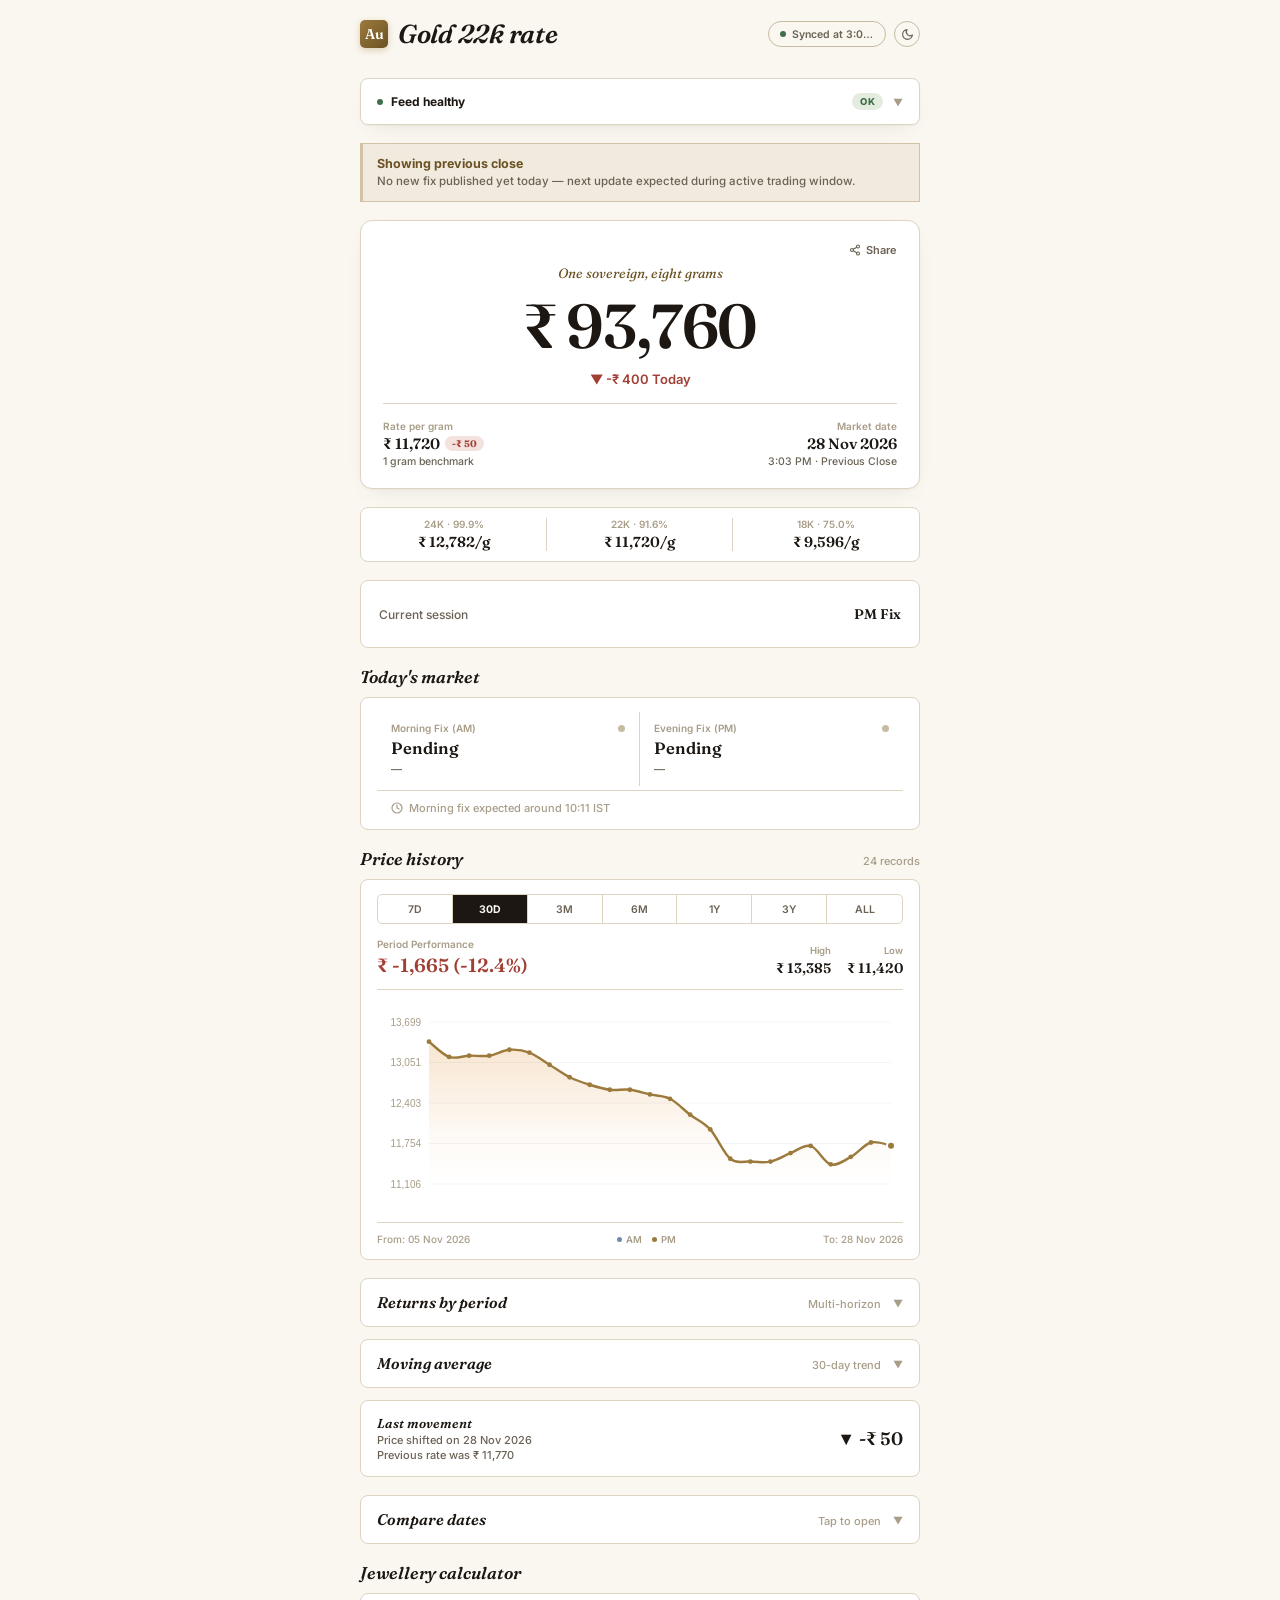
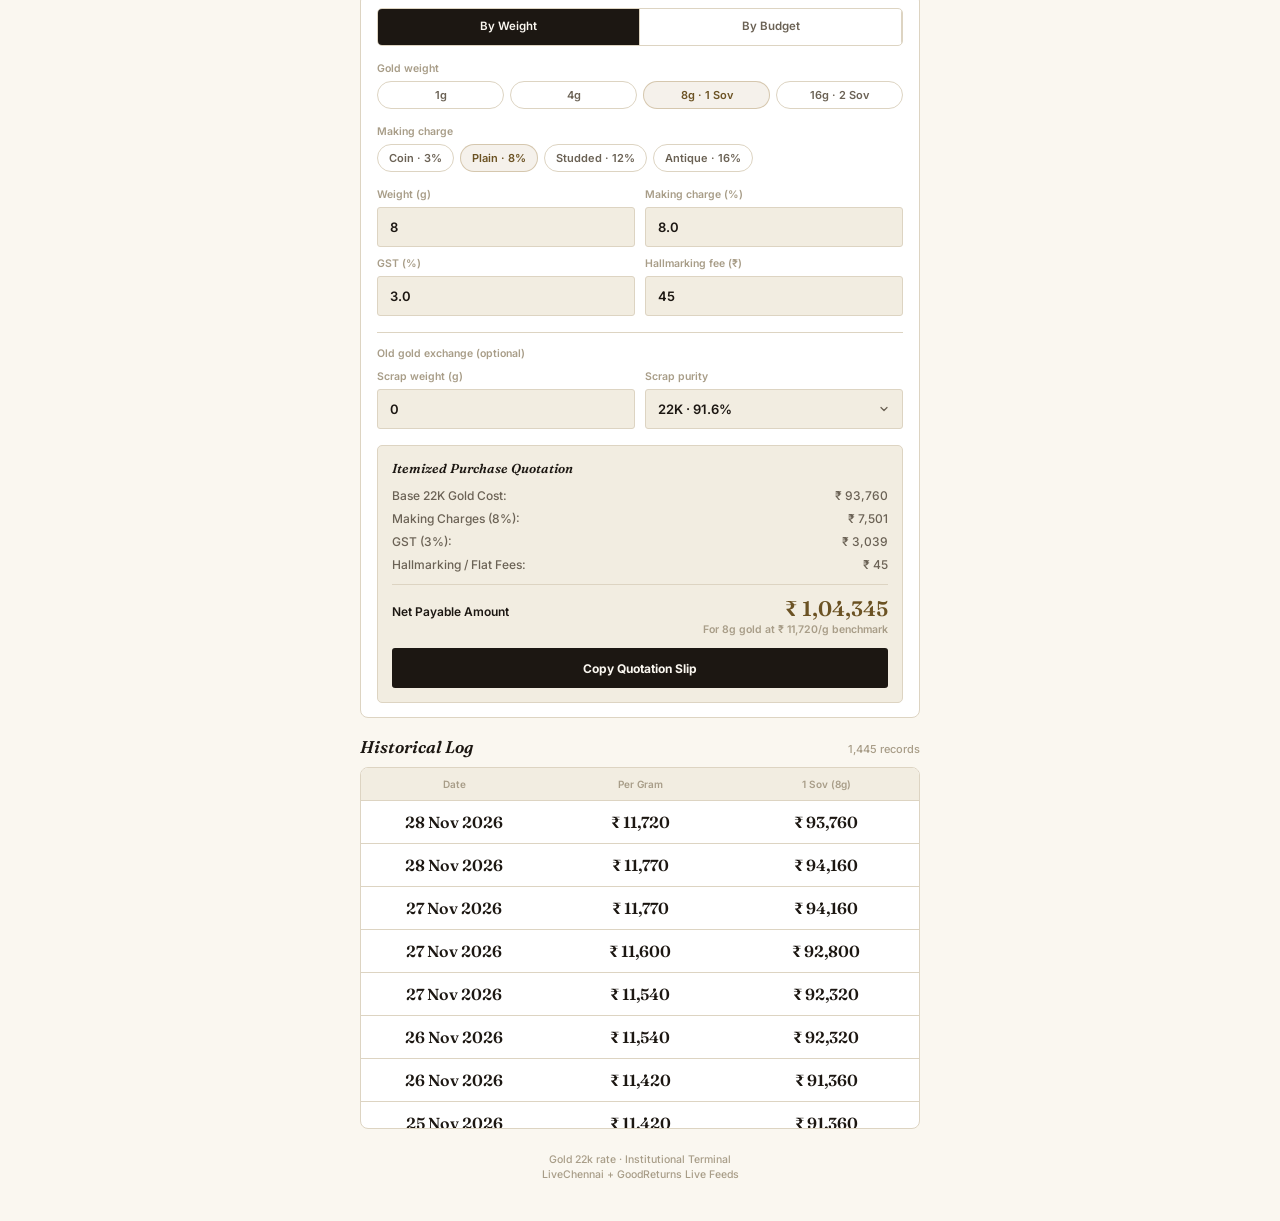
<file: index_share_card_10x_checked.html>
<!doctype html>
<html lang="en">
<head>
<meta charset="utf-8">
<meta name="viewport" content="width=device-width, initial-scale=1.0, maximum-scale=1.0, user-scalable=no, viewport-fit=cover">
<meta name="theme-color" content="#faf7f0" media="(prefers-color-scheme: light)">
<meta name="theme-color" content="#14120e" media="(prefers-color-scheme: dark)">
<meta name="description" content="22K Gold Price Tracker & Valuation Dashboard">

<meta name="apple-mobile-web-app-capable" content="yes">
<meta name="apple-mobile-web-app-status-bar-style" content="black-translucent">
<meta name="apple-mobile-web-app-title" content="Gold 22k rate">

<link rel="manifest" href="manifest.webmanifest">
<link rel="icon" href="icon.svg">

<link rel="preconnect" href="https://fonts.googleapis.com">
<link rel="preconnect" href="https://fonts.gstatic.com" crossorigin>
<link href="https://fonts.googleapis.com/css2?family=Fraunces:opsz,wght@9..144,440;9..144,600;9..144,680&family=Inter:wght@400;500;600;700;800&display=swap" rel="stylesheet">

<title>Gold 22k rate</title>

<style>
:root {
  color-scheme: light dark;
  --font-display: "Fraunces", "Iowan Old Style", "Georgia", serif;
  --font-sans: "Inter", -apple-system, BlinkMacSystemFont, "Segoe UI", sans-serif;

  --r-xs: 3px;
  --r-sm: 5px;
  --r-md: 8px;
  --r-lg: 12px;
  --r-full: 9999px;

  --paper: #faf7f0;
  --paper-raised: #ffffff;
  --paper-sunken: #f2ede1;

  --rule: #ddd4c2;
  --rule-strong: #c7bba3;

  --ink: #1c1712;
  --ink-soft: #6b6255;
  --ink-faint: #a89d88;

  --gold: #9c7a3c;
  --gold-deep: #6b5223;
  --gold-tint: rgba(156, 122, 60, 0.1);
  --gold-line: rgba(156, 122, 60, 0.35);

  --good: #3f6e4a;
  --good-bg: #e3ecdf;
  --bad: #a13f34;
  --bad-bg: #f3e2de;

  --shadow-card: 0 1px 2px rgba(28, 23, 18, 0.04), 0 8px 24px -12px rgba(28, 23, 18, 0.12);
  --transition: 0.18s cubic-bezier(0.16, 1, 0.3, 1);
}

@media (prefers-color-scheme: dark) {
  :root {
    --paper: #14120e;
    --paper-raised: #1c1912;
    --paper-sunken: #100e0a;
    --rule: #2a2620;
    --rule-strong: #3a342a;
    --ink: #f2ede2;
    --ink-soft: #a89d88;
    --ink-faint: #6b6255;
    --gold: #c9a356;
    --gold-deep: #e8c988;
    --gold-tint: rgba(201, 163, 86, 0.12);
    --gold-line: rgba(201, 163, 86, 0.3);
    --good: #7bab84;
    --good-bg: rgba(63, 110, 74, 0.18);
    --bad: #d18376;
    --bad-bg: rgba(161, 63, 52, 0.18);
    --shadow-card: 0 1px 2px rgba(0, 0, 0, 0.3), 0 8px 24px -12px rgba(0, 0, 0, 0.5);
  }
}

html[data-theme="light"] {
  --paper: #faf7f0; --paper-raised: #ffffff; --paper-sunken: #f2ede1;
  --rule: #ddd4c2; --rule-strong: #c7bba3;
  --ink: #1c1712; --ink-soft: #6b6255; --ink-faint: #a89d88;
  --gold: #9c7a3c; --gold-deep: #6b5223;
  --gold-tint: rgba(156, 122, 60, 0.1); --gold-line: rgba(156, 122, 60, 0.35);
  --good: #3f6e4a; --good-bg: #e3ecdf; --bad: #a13f34; --bad-bg: #f3e2de;
  --shadow-card: 0 1px 2px rgba(28, 23, 18, 0.04), 0 8px 24px -12px rgba(28, 23, 18, 0.12);
}

html[data-theme="dark"] {
  --paper: #14120e; --paper-raised: #1c1912; --paper-sunken: #100e0a;
  --rule: #2a2620; --rule-strong: #3a342a;
  --ink: #f2ede2; --ink-soft: #a89d88; --ink-faint: #6b6255;
  --gold: #c9a356; --gold-deep: #e8c988;
  --gold-tint: rgba(201, 163, 86, 0.12); --gold-line: rgba(201, 163, 86, 0.3);
  --good: #7bab84; --good-bg: rgba(63, 110, 74, 0.18); --bad: #d18376; --bad-bg: rgba(161, 63, 52, 0.18);
  --shadow-card: 0 1px 2px rgba(0, 0, 0, 0.3), 0 8px 24px -12px rgba(0, 0, 0, 0.5);
}

* { box-sizing: border-box; margin: 0; padding: 0; -webkit-tap-highlight-color: transparent; }

html {
  font-family: var(--font-sans);
  background-color: var(--paper);
  color: var(--ink);
  -webkit-font-smoothing: antialiased;
  text-rendering: optimizeLegibility;
  overflow-x: hidden;
  touch-action: pan-y;
}

body { display: flex; justify-content: center; min-height: 100vh; overflow-x: hidden; user-select: none; -webkit-user-select: none; }
input, select { user-select: auto; -webkit-user-select: auto; }
button, input, select { font-family: inherit; color: inherit; border: none; background: none; outline: none; }

.num, td, .amount { font-variant-numeric: tabular-nums lining-nums; }

.app {
  width: 100%;
  max-width: 600px;
  padding: calc(20px + env(safe-area-inset-top)) 20px calc(40px + env(safe-area-inset-bottom));
  display: flex;
  flex-direction: column;
  gap: 18px;
}

.masthead {
  display: flex;
  justify-content: space-between;
  align-items: center;
  width: 100%;
  padding-bottom: 12px;
}

.brand-wrap {
  display: flex;
  align-items: center;
  gap: 10px;
  flex-shrink: 0;
}

.brand-badge {
  width: 28px;
  height: 28px;
  border-radius: var(--r-sm);
  background: linear-gradient(135deg, var(--gold), var(--gold-deep));
  color: #ffffff;
  font-family: var(--font-display);
  font-size: 14px;
  font-weight: 600;
  display: flex;
  align-items: center;
  justify-content: center;
  box-shadow: 0 2px 6px rgba(156, 122, 60, 0.35);
  flex-shrink: 0;
}

.masthead-title {
  font-family: var(--font-display);
  font-size: clamp(18px, 5vw, 26px);
  font-weight: 600;
  font-style: italic;
  letter-spacing: -0.01em;
  color: var(--ink);
  line-height: 1;
  min-width: 0;
  overflow: hidden;
  text-overflow: ellipsis;
  white-space: nowrap;
}

.masthead-actions { display: flex; align-items: center; gap: 8px; flex-shrink: 0; }

.status-pill {
  display: inline-flex;
  align-items: center;
  gap: 6px;
  height: 26px;
  padding: 0 11px;
  border: 1px solid var(--rule-strong);
  border-radius: var(--r-full);
  font-size: 10.5px;
  font-weight: 600;
  color: var(--ink-soft);
  white-space: nowrap;
  max-width: 118px;
  flex-shrink: 1;
  min-width: 0;
}
.status-pill span:last-child { overflow: hidden; text-overflow: ellipsis; white-space: nowrap; }
.status-dot { width: 6px; height: 6px; border-radius: 50%; background: var(--good); flex-shrink: 0; animation: pulse-ring 2s infinite; }
.status-pill.offline .status-dot { background: var(--bad); animation: none; }
.status-pill.syncing .status-dot { background: var(--gold); animation: spin 0.8s linear infinite; border-radius: 1px; }

@keyframes pulse-ring { 0% { transform: scale(0.9); opacity: 0.75; } 50% { transform: scale(1.2); opacity: 1; } 100% { transform: scale(0.9); opacity: 0.75; } }
@keyframes spin { to { transform: rotate(360deg); } }

.theme-toggle {
  display: inline-flex; align-items: center; justify-content: center;
  width: 26px; height: 26px; flex-shrink: 0;
  border: 1px solid var(--rule-strong); border-radius: 50%;
  color: var(--ink-soft); cursor: pointer; transition: all var(--transition);
}
.theme-toggle:active { transform: scale(0.9); background: var(--paper-sunken); }
.theme-toggle svg { width: 13px; height: 13px; }
.theme-toggle .icon-sun { display: none; }
.theme-toggle .icon-moon { display: block; }
html[data-theme="dark"] .theme-toggle .icon-sun { display: block; }
html[data-theme="dark"] .theme-toggle .icon-moon { display: none; }

.health-collapsible {
  background: var(--paper-raised);
  border: 1px solid var(--rule);
  border-radius: var(--r-sm);
  overflow: hidden;
  box-shadow: var(--shadow-card);
}
.health-collapsible summary {
  display: flex;
  align-items: center;
  justify-content: space-between;
  padding: 10px 14px;
  cursor: pointer;
  list-style: none;
  user-select: none;
}
.health-collapsible summary::-webkit-details-marker { display: none; }
.health-summary-inner {
  display: flex;
  align-items: center;
  justify-content: space-between;
  width: 100%;
  padding-right: 10px;
}
.health-summary-left { display: flex; align-items: center; gap: 8px; }
.feed-dot { width: 6px; height: 6px; border-radius: 50%; background: var(--good); flex-shrink: 0; }
.health-collapsible.status-stale .feed-dot { background: var(--gold); }
.health-collapsible.status-disagreeing .feed-dot { background: var(--bad); }
.health-title { font-size: 12px; font-weight: 700; color: var(--ink); }
.health-badge {
  font-size: 9.5px;
  font-weight: 800;
  text-transform: uppercase;
  letter-spacing: 0.04em;
  padding: 3px 8px;
  border-radius: var(--r-full);
  background: var(--good-bg);
  color: var(--good);
}
.health-collapsible.status-stale .health-badge { background: var(--gold-tint); color: var(--gold-deep); }
.health-collapsible.status-disagreeing .health-badge { background: var(--bad-bg); color: var(--bad); }
.health-collapsible .collapsible-content {
  padding: 10px 14px;
  border-top: 1px dashed var(--rule);
  font-size: 11.5px;
  color: var(--ink-soft);
  line-height: 1.45;
  background: var(--paper-sunken);
}

.notice {
  display: flex;
  align-items: flex-start;
  gap: 10px;
  padding: 12px 14px;
  border: 1px solid var(--bad);
  border-left-width: 3px;
  color: var(--bad);
  background: var(--bad-bg);
  width: 100%;
  cursor: pointer;
}
.notice[hidden] { display: none !important; }
.notice.notice-gold { border-color: var(--gold-line); background: var(--gold-tint); color: var(--gold-deep); cursor: default; }
.notice-body { display: flex; flex-direction: column; gap: 2px; width: 100%; }
.notice-body strong { font-size: 12.5px; font-weight: 700; display: flex; justify-content: space-between; }
.notice-body p { font-size: 11.5px; font-weight: 500; line-height: 1.4; color: var(--ink-soft); }
.notice-dismiss { font-size: 9.5px; opacity: 0.75; font-weight: 600; }

.hero {
  background: var(--paper-raised);
  border: 1px solid var(--rule);
  border-radius: var(--r-lg);
  padding: 44px 22px 20px;
  box-shadow: var(--shadow-card);
  display: flex;
  flex-direction: column;
  align-items: center;
  gap: 14px;
  width: 100%;
  text-align: center;
  position: relative;
}
.hero-eyebrow {
  font-family: var(--font-display);
  font-style: italic;
  font-size: 13.5px;
  font-weight: 440;
  color: var(--gold-deep);
}
.hero-price {
  font-family: var(--font-display);
  font-size: clamp(42px, 11vw, 62px);
  font-weight: 600;
  letter-spacing: -0.02em;
  line-height: 1;
  color: var(--ink);
  display: flex;
  align-items: baseline;
  justify-content: center;
  gap: 0.14em;
  width: 100%;
}
.hero-rule { width: 100%; height: 1px; background: var(--rule); margin: 2px 0; }
.hero-foot { display: flex; justify-content: space-between; width: 100%; gap: 16px; }
.hero-foot-col { display: flex; flex-direction: column; gap: 2px; flex: 1; min-width: 0; text-align: left; }
.hero-foot-col:last-child { text-align: right; }
.hero-foot-label { font-size: 10px; font-weight: 600; color: var(--ink-faint); }
.hero-foot-val { font-family: var(--font-display); font-size: 15px; font-weight: 600; color: var(--ink); display: flex; align-items: center; gap: 5px; flex-wrap: wrap; }
.hero-foot-col:last-child .hero-foot-val { justify-content: flex-end; }
.hero-foot-sub { font-size: 10.5px; font-weight: 500; color: var(--ink-soft); }

.share-link {
  position: absolute;
  top: 18px; right: 18px;
  display: inline-flex; align-items: center; gap: 5px;
  font-size: 11px; font-weight: 600; color: var(--ink-soft);
  cursor: pointer; padding: 4px;
}

.section { display: flex; flex-direction: column; gap: 10px; width: 100%; }
.section-head { display: flex; align-items: baseline; justify-content: space-between; }
.section-head h3 {
  font-family: var(--font-display);
  font-size: 17px;
  font-weight: 600;
  font-style: italic;
  color: var(--ink);
}
.section-head span { font-size: 11px; font-weight: 500; color: var(--ink-faint); }

.panel {
  background: var(--paper-raised);
  border: 1px solid var(--rule);
  border-radius: var(--r-md);
  padding: 14px 16px;
  width: 100%;
}

.purity-row {
  display: grid;
  grid-template-columns: repeat(3, 1fr);
  width: 100%;
  padding: 10px 0;
}
.purity-cell {
  display: flex; flex-direction: column; gap: 3px;
  padding: 0 10px;
  border-right: 1px solid var(--rule);
  text-align: center;
}
.purity-cell:last-child { border-right: none; }
.purity-cell small { font-size: 10px; font-weight: 600; color: var(--ink-faint); }
.purity-cell b { font-family: var(--font-display); font-size: 14.5px; font-weight: 600; color: var(--ink); }

.ledger { display: flex; flex-direction: column; width: 100%; }
.ledger-row {
  display: flex;
  justify-content: space-between;
  align-items: baseline;
  padding: 10px 2px;
  border-bottom: 1px solid var(--rule);
  gap: 12px;
}
.ledger-row:last-child { border-bottom: none; }
.ledger-key { font-size: 12px; font-weight: 500; color: var(--ink-soft); flex-shrink: 0; }
.ledger-val { font-family: var(--font-display); font-size: 14px; font-weight: 600; color: var(--ink); text-align: right; }
.ledger-val-stack { display: flex; flex-direction: column; align-items: flex-end; gap: 1px; }
.ledger-val-stack small { font-size: 10px; font-weight: 500; color: var(--ink-soft); }

.timeline-horizontal { display: grid; grid-template-columns: 1fr 1fr; gap: 0; width: 100%; }
.timeline-card {
  padding: 10px 14px;
  display: flex; flex-direction: column; gap: 4px;
  border-right: 1px solid var(--rule);
}
.timeline-card:last-child { border-right: none; }
.timeline-card-header { display: flex; align-items: center; justify-content: space-between; }
.timeline-card-header .lbl { font-size: 10px; font-weight: 600; color: var(--ink-faint); }
.timeline-node { width: 7px; height: 7px; border-radius: 50%; background: var(--rule-strong); flex-shrink: 0; }
.timeline-card.is-active .timeline-node { background: var(--gold); }
.timeline-card b { font-family: var(--font-display); font-size: 16.5px; font-weight: 600; color: var(--ink); }
.timeline-card small { font-size: 11px; font-weight: 500; color: var(--ink-soft); }
.next-fix-line { display: flex; align-items: center; gap: 6px; margin-top: 4px; padding: 10px 14px 0; border-top: 1px solid var(--rule); font-size: 11px; font-weight: 500; color: var(--ink-faint); }
.next-fix-line[hidden] { display: none !important; }
.next-fix-line svg { width: 12px; height: 12px; flex-shrink: 0; }

.chart-panel { display: flex; flex-direction: column; gap: 14px; }
.segment-ctrl {
  display: grid; grid-template-columns: repeat(7, minmax(0, 1fr)); gap: 0;
  border: 1px solid var(--rule); border-radius: var(--r-sm); overflow: hidden;
}
.segment-ctrl button {
  height: 28px; font-size: 10.5px; font-weight: 600; color: var(--ink-soft);
  cursor: pointer; border-right: 1px solid var(--rule);
  display: flex; align-items: center; justify-content: center;
}
.segment-ctrl button:last-child { border-right: none; }
.segment-ctrl button.active { background: var(--ink); color: var(--paper); font-weight: 700; }

.chart-header-metrics { display: flex; justify-content: space-between; align-items: flex-end; padding-bottom: 12px; border-bottom: 1px solid var(--rule); }
.primary-metric span { display: block; font-size: 10px; font-weight: 600; color: var(--ink-faint); margin-bottom: 3px; }
.primary-metric strong { font-family: var(--font-display); font-size: 19px; font-weight: 600; }
.primary-metric strong.positive { color: var(--good); }
.primary-metric strong.negative { color: var(--bad); }
.secondary-metrics { display: flex; gap: 16px; }
.sec-metric { display: flex; flex-direction: column; align-items: flex-end; }
.sec-metric span { font-size: 9.5px; font-weight: 600; color: var(--ink-faint); margin-bottom: 3px; }
.sec-metric b { font-family: var(--font-display); font-size: 14px; font-weight: 600; color: var(--ink); }

.chartwrap { width: 100%; height: 200px; position: relative; touch-action: none; margin: 2px 0; }
.chartwrap canvas { width: 100%; height: 100%; display: block; }
.chartmeta { display: flex; justify-content: space-between; align-items: center; font-size: 10px; font-weight: 500; color: var(--ink-faint); border-top: 1px solid var(--rule); padding-top: 10px; }
.chart-legend { display: inline-flex; align-items: center; gap: 4px; font-size: 9.5px; font-weight: 600; color: var(--ink-faint); }
.chart-legend i { display: inline-block; width: 5px; height: 5px; border-radius: 50%; }
.chart-legend i.dot-am { background: #6b8cae; }
.chart-legend i.dot-pm { background: var(--gold); margin-left: 6px; }

details.collapsible { background: var(--paper-raised); border: 1px solid var(--rule); border-radius: var(--r-md); overflow: hidden; width: 100%; }
details.collapsible summary { display: flex; align-items: center; justify-content: space-between; padding: 14px 16px; cursor: pointer; list-style: none; user-select: none; }
details.collapsible summary::-webkit-details-marker { display: none; }
.summary-title { display: flex; align-items: baseline; justify-content: space-between; width: 100%; padding-right: 12px; }
.summary-title h3 { font-family: var(--font-display); font-size: 15.5px; font-weight: 600; font-style: italic; color: var(--ink); }
.summary-title span { font-size: 11px; font-weight: 500; color: var(--ink-faint); }
.chevron { font-size: 10px; color: var(--ink-faint); transition: transform var(--transition); flex-shrink: 0; }
details[open] .chevron { transform: rotate(180deg); }
.collapsible-content { padding: 0 16px 16px; border-top: 1px solid var(--rule); padding-top: 14px; display: flex; flex-direction: column; gap: 14px; }

.horizon-grid { display: grid; grid-template-columns: repeat(3, 1fr); gap: 0; }
.horizon-box { display: flex; flex-direction: column; gap: 3px; padding: 8px 4px; border-right: 1px solid var(--rule); border-bottom: 1px solid var(--rule); text-align: center; }
.horizon-box:nth-child(3n) { border-right: none; }
.horizon-box:nth-last-child(-n+3) { border-bottom: none; }
.horizon-box small { font-size: 9.5px; font-weight: 600; color: var(--ink-faint); }
.horizon-box b { font-family: var(--font-display); font-size: 14px; font-weight: 600; color: var(--ink); }

.change-pill { display: inline-flex; align-items: center; gap: 4px; font-size: 11.5px; font-weight: 700; padding: 4px 10px; border-radius: var(--r-full); }
.change-pill.up { background: var(--good-bg); color: var(--good); }
.change-pill.down { background: var(--bad-bg); color: var(--bad); }
.change-pill.same { background: var(--paper-sunken); color: var(--ink-soft); }
.change-pill.mini { font-size: 9.5px; padding: 2px 7px; }

#change8.change-pill {
  background: none; padding: 0; font-size: 13px; font-weight: 600;
  display: inline-flex; align-items: center; gap: 5px;
}
#change8.change-pill.up { color: var(--good); }
#change8.change-pill.down { color: var(--bad); }
#change8.change-pill.same { color: var(--ink-faint); }

.last-box { display: flex; justify-content: space-between; align-items: center; }
.last-box h4 { font-family: var(--font-display); font-size: 13px; font-weight: 600; font-style: italic; color: var(--ink); margin-bottom: 2px; }
.last-box p { font-size: 11px; font-weight: 500; color: var(--ink-soft); }
.last-box .amount { font-family: var(--font-display); font-size: 18px; font-weight: 600; }

.compare-grid { display: grid; grid-template-columns: 1fr 1fr; gap: 12px; width: 100%; }
.compare-field { display: flex; flex-direction: column; }
.compare-field label { font-size: 10.5px; font-weight: 600; color: var(--ink-faint); margin-bottom: 6px; }
.compare-result-panel { margin-top: 4px; padding-top: 14px; border-top: 1px solid var(--rule); display: flex; flex-direction: column; gap: 8px; }
.compare-result-label { font-size: 10.5px; font-weight: 600; color: var(--ink-faint); }
.compare-result-card {
  min-height: 54px; padding: 12px 14px; background: var(--paper-sunken);
  border: 1px solid var(--rule); border-radius: var(--r-sm);
  display: flex; align-items: center; justify-content: space-between; gap: 12px;
}
.compare-result-top { font-family: var(--font-display); font-size: 14px; font-weight: 600; color: var(--ink); white-space: nowrap; overflow: hidden; text-overflow: ellipsis; }
.compare-result-sub { font-size: 11.5px; font-weight: 700; padding: 5px 10px; border-radius: var(--r-full); background: var(--paper-raised); color: var(--ink-soft); white-space: nowrap; flex-shrink: 0; }
.compare-result-sub.positive { color: var(--good); background: var(--good-bg); }
.compare-result-sub.negative { color: var(--bad); background: var(--bad-bg); }

.calc-suite { display: flex; flex-direction: column; gap: 16px; }
.calc-segmented-mode { display: flex; border: 1px solid var(--rule); border-radius: var(--r-sm); overflow: hidden; }
.calc-mode-btn { flex: 1; height: 36px; padding: 0 6px; font-size: 11.5px; font-weight: 600; color: var(--ink-soft); cursor: pointer; border-right: 1px solid var(--rule); text-align: center; line-height: 1.2; }
.calc-mode-btn:last-child { border-right: none; }
.calc-mode-btn.active { background: var(--ink); color: var(--paper); }

.calc-group { display: flex; flex-direction: column; gap: 6px; }
.calc-group-label { font-size: 10.5px; font-weight: 600; color: var(--ink-faint); }
.chip-container { display: flex; flex-wrap: wrap; gap: 6px; }
#weightChips { display: grid; grid-template-columns: repeat(4, 1fr); }
#weightChips .chip { width: 100%; }
.chip {
  height: 28px; padding: 0 11px; border: 1px solid var(--rule);
  border-radius: var(--r-full); font-size: 11px; font-weight: 600; color: var(--ink-soft); cursor: pointer;
  display: flex; align-items: center; justify-content: center;
}
.chip.active { background: var(--gold-tint); border-color: var(--gold-line); color: var(--gold-deep); }

.calc-grid-form { display: grid; grid-template-columns: 1fr 1fr; gap: 10px; }
.calc-field { display: flex; flex-direction: column; }
.calc-field label { font-size: 10.5px; font-weight: 600; color: var(--ink-faint); margin-bottom: 6px; }
.calc-input {
  width: 100%; height: 40px; padding: 0 12px;
  background: var(--paper-sunken); border: 1px solid var(--rule); border-radius: var(--r-xs);
  font-size: 13px; font-weight: 600; color: var(--ink);
  display: flex; align-items: center; transition: border-color var(--transition);
}
.calc-input:focus { background: var(--paper-raised); border-color: var(--gold); }
input[type="date"].calc-input { color-scheme: light; line-height: normal; }
html[data-theme="dark"] input[type="date"].calc-input { color-scheme: dark; }
@media (prefers-color-scheme: dark) { input[type="date"].calc-input { color-scheme: dark; } }
html[data-theme="light"] input[type="date"].calc-input { color-scheme: light; }
input[type="date"].calc-input::-webkit-calendar-picker-indicator { cursor: pointer; opacity: 0.6; }
select.calc-input {
  cursor: pointer; appearance: none; -webkit-appearance: none;
  background-image: url("data:image/svg+xml,%3Csvg xmlns='http://www.w3.org/2000/svg' width='12' height='12' viewBox='0 0 24 24' fill='none' stroke='%236b6255' stroke-width='2.5' stroke-linecap='round' stroke-linejoin='round'%3E%3Cpolyline points='6 9 12 15 18 9'%3E%3C/polyline%3E%3C/svg%3E");
  background-repeat: no-repeat; background-position: right 12px center; padding-right: 30px;
}

.exchange-drawer { border-top: 1px solid var(--rule); padding-top: 14px; display: flex; flex-direction: column; gap: 10px; }
.exchange-header { font-size: 10.5px; font-weight: 600; color: var(--ink-faint); }

.receipt-card { border: 1px solid var(--rule); border-radius: var(--r-sm); padding: 14px; background: var(--paper-sunken); }
.receipt-title { font-family: var(--font-display); font-size: 13px; font-weight: 600; font-style: italic; color: var(--ink); margin-bottom: 8px; }
.receipt-line { display: flex; justify-content: space-between; font-size: 12px; font-weight: 500; color: var(--ink-soft); padding: 4px 0; }
.receipt-line.deduction span:last-child { color: var(--good); }
.receipt-total { display: flex; justify-content: space-between; align-items: baseline; margin-top: 8px; padding-top: 10px; border-top: 1px solid var(--rule); }
.receipt-total .label { font-size: 12px; font-weight: 600; color: var(--ink); }
.receipt-total .final-val { font-family: var(--font-display); font-size: 21px; font-weight: 600; color: var(--gold-deep); }
.quote-btn { width: 100%; height: 40px; margin-top: 12px; background: var(--ink); color: var(--paper); border-radius: var(--r-xs); font-size: 12px; font-weight: 700; cursor: pointer; }
.quote-btn:active { opacity: 0.85; }

.table-wrap { padding: 0; overflow: hidden; }
.history-table { width: 100%; border-collapse: collapse; max-height: 360px; display: block; overflow-y: auto; }
.history-table thead, .history-table tbody { display: table; width: 100%; table-layout: fixed; }
.history-table th {
  position: sticky; top: 0; background: var(--paper-sunken); padding: 10px 8px;
  font-size: 10px; font-weight: 600; color: var(--ink-faint); border-bottom: 1px solid var(--rule); text-align: center;
}
.history-table td { padding: 11px 8px; border-bottom: 1px solid var(--rule); font-weight: 600; text-align: center; color: var(--ink); font-family: var(--font-display); }
.history-table tr:last-child td { border-bottom: none; }
.history-table tr:hover td { background-color: var(--paper-sunken); }
.history-table th:nth-child(1), .history-table td:nth-child(1),
.history-table th:nth-child(2), .history-table td:nth-child(2),
.history-table th:nth-child(3), .history-table td:nth-child(3) { width: 33.333%; white-space: nowrap; overflow: hidden; text-overflow: ellipsis; }

.pulldown {
  position: fixed;
  top: env(safe-area-inset-top);
  left: 50%;
  transform: translate(-50%, -70px);
  background: var(--paper-raised);
  border: 1px solid var(--rule-strong);
  padding: 7px 15px;
  border-radius: var(--r-full);
  box-shadow: var(--shadow-card);
  display: flex;
  align-items: center;
  gap: 6px;
  font-size: 11px;
  font-weight: 600;
  color: var(--ink-soft);
  z-index: 150;
  opacity: 0;
  transition: opacity var(--transition);
}
.pulldown.visible { opacity: 1; }
.pulldownicon { display: inline-flex; }
.pulldownicon .icon-spin { display: none; }
.pulldown.loading .icon-idle { display: none; }
.pulldown.loading .icon-spin { display: block; animation: spin 0.7s linear infinite; }
.pulldown.ready .pulldownicon { transform: rotate(180deg); }

footer { text-align: center; font-size: 10.5px; font-weight: 500; color: var(--ink-faint); padding-top: 6px; }

.toast {
  position: fixed; bottom: 24px; left: 50%; transform: translateX(-50%) translateY(20px);
  background: var(--ink); color: var(--paper); font-size: 12.5px; font-weight: 600;
  padding: 11px 18px; border-radius: var(--r-full); opacity: 0; pointer-events: none;
  transition: all var(--transition); z-index: 100; white-space: nowrap; box-shadow: var(--shadow-card);
}
.toast.show { opacity: 1; transform: translateX(-50%) translateY(0); }
</style>
</head>

<body>

<div class="app">

  <div class="pulldown" id="pulldown" aria-hidden="true">
    <span class="pulldownicon" id="pulldownIcon">
      <svg class="icon-idle" viewBox="0 0 24 24" fill="none" stroke="currentColor" stroke-width="2.5" stroke-linecap="round" stroke-linejoin="round" width="13" height="13"><path d="M21 12a9 9 0 1 1-2.64-6.36"/><polyline points="21 3 21 9 15 9"/></svg>
      <svg class="icon-spin" viewBox="0 0 24 24" fill="none" width="13" height="13"><circle cx="12" cy="12" r="9" stroke="currentColor" stroke-width="2.5" stroke-linecap="round" stroke-dasharray="34 22"/></svg>
    </span>
    <span id="pulldownText">Pull to refresh</span>
  </div>

  <header class="masthead">
    <div class="brand-wrap">
      <div class="brand-badge" aria-hidden="true">Au</div>
      <div class="masthead-title">Gold 22k rate</div>
    </div>
    <div class="masthead-actions">
      <div class="status-pill" id="status">
        <span class="status-dot"></span>
        <span id="statusText">Checking live feed…</span>
      </div>
      <button class="theme-toggle" id="themeToggle" type="button" aria-label="Toggle dark mode">
        <svg class="icon-sun" viewBox="0 0 24 24" fill="none" stroke="currentColor" stroke-width="2.2" stroke-linecap="round" stroke-linejoin="round"><circle cx="12" cy="4"/><path d="M12 2v2M12 20v2M4.93 4.93l1.41 1.41M17.66 17.66l1.41 1.41M2 12h2M20 12h2M6.34 17.66l-1.41 1.41M19.07 4.93l-1.41 1.41"/></svg>
        <svg class="icon-moon" viewBox="0 0 24 24" fill="none" stroke="currentColor" stroke-width="2.2" stroke-linecap="round" stroke-linejoin="round"><path d="M21 12.79A9 9 0 1 1 11.21 3 7 7 0 0 0 21 12.79Z"/></svg>
      </button>
    </div>
  </header>

  <details class="collapsible health-collapsible" id="healthCard" hidden>
    <summary>
      <div class="health-summary-inner">
        <div class="health-summary-left">
          <span class="feed-dot" id="healthDot"></span>
          <span class="health-title" id="healthTitle">Feed healthy</span>
        </div>
        <span class="health-badge" id="healthBadge">OK</span>
      </div>
      <span class="chevron">▼</span>
    </summary>
    <div class="collapsible-content" id="healthSub">
      All sources reporting normally.
    </div>
  </details>

  <div class="notice" id="parserWarning" hidden onclick="this.hidden = true;">
    <div class="notice-body">
      <strong id="warningTitle">Notice <span class="notice-dismiss">Tap to dismiss</span></strong>
      <p id="warningDesc">Checking feed connection…</p>
    </div>
  </div>

  <div class="notice notice-gold" id="staleWarning" hidden>
    <div class="notice-body">
      <strong>Showing previous close</strong>
      <p id="staleDesc">No new fix published yet today — next update expected during active trading window.</p>
    </div>
  </div>

  <div hidden><button id="fetchNow"></button></div>

  <section class="hero" id="heroCard">
    <span class="share-link" id="shareBtn">
      <svg viewBox="0 0 24 24" fill="none" stroke="currentColor" stroke-width="2.2" stroke-linecap="round" stroke-linejoin="round" width="12" height="12"><circle cx="18" cy="5" r="3"/><circle cx="6" cy="12" r="3"/><circle cx="18" cy="19" r="3"/><line x1="8.59" y1="13.51" x2="15.42" y2="17.49"/><line x1="15.41" y1="6.51" x2="8.59" y2="10.49"/></svg>
      Share
    </span>

    <span class="hero-eyebrow">One sovereign, eight grams</span>
    <div class="hero-price" id="hero8">₹ —</div>
    <div id="change8" class="change-pill same">No change</div>

    <div class="hero-rule"></div>

    <div class="hero-foot">
      <div class="hero-foot-col">
        <span class="hero-foot-label">Rate per gram</span>
        <div class="hero-foot-val" id="hero1">₹ — <span id="change1" class="change-pill mini same"></span></div>
        <span class="hero-foot-sub">1 gram benchmark</span>
      </div>
      <div class="hero-foot-col">
        <span class="hero-foot-label">Market date</span>
        <div class="hero-foot-val" id="today">—</div>
        <span class="hero-foot-sub" id="todayTime">—</span>
      </div>
    </div>
  </section>

  <div class="panel purity-row">
    <div class="purity-cell">
      <small>24K · 99.9%</small>
      <b id="purity24">₹ —</b>
    </div>
    <div class="purity-cell">
      <small>22K · 91.6%</small>
      <b id="purity22">₹ —</b>
    </div>
    <div class="purity-cell">
      <small>18K · 75.0%</small>
      <b id="purity18">₹ —</b>
    </div>
  </div>

  <div class="panel">
    <div class="ledger">
      <div class="ledger-row">
        <span class="ledger-key">Current session</span>
        <span class="ledger-val" id="session">—</span>
      </div>
    </div>
  </div>

  <section class="section">
    <div class="section-head">
      <h3>Today's market</h3>
    </div>
    <div class="panel">
      <div class="timeline-horizontal">
         <div class="timeline-card" id="amCard">
            <div class="timeline-card-header">
               <span class="lbl">Morning Fix (AM)</span>
               <div class="timeline-node" id="amNode"></div>
            </div>
            <b id="amRate">Pending</b>
            <small id="amTime">—</small>
         </div>
         <div class="timeline-card" id="pmCard">
            <div class="timeline-card-header">
               <span class="lbl">Evening Fix (PM)</span>
               <div class="timeline-node" id="pmNode"></div>
            </div>
            <b id="pmRate">Pending</b>
            <small id="pmTime">—</small>
         </div>
      </div>
      <div class="next-fix-line" id="nextFixLine" hidden>
        <svg viewBox="0 0 24 24" fill="none" stroke="currentColor" stroke-width="2.4" stroke-linecap="round" stroke-linejoin="round"><circle cx="12" cy="12" r="10"/><polyline points="12 6 12 12 16 14"/></svg>
        <span id="nextFixText">—</span>
      </div>
    </div>
  </section>

  <section class="section">
    <div class="section-head">
      <h3>Price history</h3>
      <span id="chartCount">—</span>
    </div>

    <div class="panel chart-panel">
      <div class="segment-ctrl" id="ranges">
        <button data-range="7">7D</button>
        <button class="active" data-range="30">30D</button>
        <button data-range="90">3M</button>
        <button data-range="180">6M</button>
        <button data-range="365">1Y</button>
        <button data-range="1095">3Y</button>
        <button data-range="all">ALL</button>
      </div>

      <div class="chart-header-metrics">
        <div class="primary-metric">
          <span id="chartMetricLabel">Period Performance</span>
          <strong id="periodChange">—</strong>
        </div>
        <div class="secondary-metrics">
          <div class="sec-metric">
            <span>High</span>
            <b id="periodHigh">—</b>
          </div>
          <div class="sec-metric">
            <span>Low</span>
            <b id="periodLow">—</b>
          </div>
        </div>
      </div>

      <div class="chartwrap">
        <canvas id="chart"></canvas>
      </div>
      <div class="chartmeta">
        <span id="chartStart">—</span>
        <span class="chart-legend"><i class="dot-am"></i>AM<i class="dot-pm"></i>PM</span>
        <span id="chartEnd">—</span>
      </div>
    </div>
  </section>

  <div style="display:flex; flex-direction:column; gap: 12px;">
    <details class="collapsible">
      <summary><div class="summary-title"><h3>Returns by period</h3><span>Multi-horizon</span></div><span class="chevron">▼</span></summary>
      <div class="collapsible-content">
        <div class="horizon-grid">
          <div class="horizon-box"><small>1W</small><b id="ret1W">—</b></div>
          <div class="horizon-box"><small>1M</small><b id="ret1M">—</b></div>
          <div class="horizon-box"><small>3M</small><b id="ret3M">—</b></div>
          <div class="horizon-box"><small>6M</small><b id="ret6M">—</b></div>
          <div class="horizon-box"><small>1Y</small><b id="ret1Y">—</b></div>
          <div class="horizon-box"><small>3Y</small><b id="ret3Y">—</b></div>
        </div>
      </div>
    </details>

    <details class="collapsible">
      <summary><div class="summary-title"><h3>Moving average</h3><span>30-day trend</span></div><span class="chevron">▼</span></summary>
      <div class="collapsible-content">
        <div style="display:flex; justify-content:space-between; align-items:center;">
          <div><span style="font-size:10.5px; font-weight:600; color:var(--ink-faint);">30-day average</span><br><b id="smaValue" style="font-family: var(--font-display); font-size:16px; font-weight:600; margin-top:2px; display:block;">₹ —</b></div>
          <div class="change-pill same" id="smaPill">Calculating…</div>
        </div>
      </div>
    </details>

    <div class="panel last-box">
      <div>
        <h4>Last movement</h4>
        <p id="lastDate">Analyzing…</p>
        <p id="lastTime" style="font-size:11px; margin-top:1px;">—</p>
      </div>
      <div class="amount" id="lastAmount">—</div>
    </div>
  </div>

  <details class="collapsible">
    <summary><div class="summary-title"><h3>Compare dates</h3><span>Tap to open</span></div><span class="chevron">▼</span></summary>
    <div class="collapsible-content">
      <div class="compare-grid">
        <div class="compare-field">
          <label>Earlier Date</label>
          <input class="calc-input" type="date" id="dateA">
        </div>
        <div class="compare-field">
          <label>Later Date</label>
          <input class="calc-input" type="date" id="dateB">
        </div>
      </div>
      <div class="compare-result-panel">
        <span class="compare-result-label">Net comparison</span>
        <div class="compare-result-card" id="compareResult">
          <span class="compare-result-top">Select two dates</span>
          <span class="compare-result-sub">—</span>
        </div>
      </div>
    </div>
  </details>

  <section class="section">
    <div class="section-head">
      <h3>Jewellery calculator</h3>
    </div>
    <div class="panel">
      <div class="calc-suite">

        <div class="calc-segmented-mode">
          <button class="calc-mode-btn active" type="button" data-mode="value">By Weight</button>
          <button class="calc-mode-btn" type="button" data-mode="grams">By Budget</button>
          <select id="calcMode" hidden>
            <option value="value" selected>Calculate Price for Weight</option>
            <option value="grams">Calculate Weight for Budget</option>
          </select>
        </div>

        <div class="calc-group" id="weightChipsGroup">
          <span class="calc-group-label">Gold weight</span>
          <div class="chip-container" id="weightChips">
            <button class="chip" data-val="1" type="button">1g</button>
            <button class="chip" data-val="4" type="button">4g</button>
            <button class="chip active" data-val="8" type="button">8g · 1 Sov</button>
            <button class="chip" data-val="16" type="button">16g · 2 Sov</button>
          </div>
        </div>

        <div class="calc-group">
          <span class="calc-group-label">Making charge</span>
          <div class="chip-container" id="makingChips">
            <button class="chip" data-val="3.0" type="button">Coin · 3%</button>
            <button class="chip active" data-val="8.0" type="button">Plain · 8%</button>
            <button class="chip" data-val="12.0" type="button">Studded · 12%</button>
            <button class="chip" data-val="16.0" type="button">Antique · 16%</button>
          </div>
        </div>

        <div class="calc-grid-form">
          <div class="calc-field" id="weightField">
            <label>Weight (g)</label>
            <input class="calc-input" id="weight" type="number" inputmode="decimal" value="8" step="0.01">
          </div>
          <div class="calc-field" id="budgetField" style="display: none;">
            <label>Budget (₹)</label>
            <input class="calc-input" id="budget" type="number" inputmode="decimal" value="100000" step="100">
          </div>
          <div class="calc-field">
            <label>Making charge (%)</label>
            <input class="calc-input" id="making" type="number" inputmode="decimal" value="8.0" step="0.1">
          </div>
          <div class="calc-field">
            <label>GST (%)</label>
            <input class="calc-input" id="gstRate" type="number" inputmode="decimal" value="3.0" step="0.1">
          </div>
          <div class="calc-field">
            <label>Hallmarking fee (₹)</label>
            <input class="calc-input" id="flatFee" type="number" inputmode="decimal" value="45" step="1">
          </div>
        </div>

        <div class="exchange-drawer">
          <span class="exchange-header">Old gold exchange (optional)</span>
          <div class="calc-grid-form">
            <div class="calc-field">
              <label>Scrap weight (g)</label>
              <input class="calc-input" id="oldWeight" type="number" inputmode="decimal" value="0" step="0.01">
            </div>
            <div class="calc-field">
              <label>Scrap purity</label>
              <select class="calc-input" id="oldPurity">
                <option value="22" selected>22K · 91.6%</option>
                <option value="18">18K · 75.0%</option>
                <option value="24">24K · 99.9%</option>
                <option value="20">Standard melt · 84%</option>
              </select>
            </div>
          </div>
        </div>

        <div class="receipt-card">
          <div class="receipt-title">Itemized Purchase Quotation</div>
          <div class="receipt-line"><span>Base 22K Gold Cost:</span><span id="receiptBase">₹ 0</span></div>
          <div class="receipt-line"><span id="receiptMakingLabel">Making Charges (8%):</span><span id="receiptMaking">₹ 0</span></div>
          <div class="receipt-line"><span id="receiptGstLabel">GST (3%):</span><span id="receiptGst">₹ 0</span></div>
          <div class="receipt-line"><span>Hallmarking / Flat Fees:</span><span id="receiptFee">₹ 0</span></div>
          <div class="receipt-line deduction" id="receiptOldGoldLine" style="display:none;"><span>Old Gold Exchange Credit:</span><span id="receiptOldGold">-₹ 0</span></div>

          <div class="receipt-total">
            <span class="label" id="receiptTotalLabel">Net Payable Amount</span>
            <span class="final-val" id="calcResult">₹ —</span>
          </div>
          <div style="font-size:10.5px; font-weight:600; color:var(--ink-faint); text-align:right; margin-top:2px;" id="calcSub">Based on live 22K rate.</div>

          <button class="quote-btn" id="copyQuoteBtn" type="button">Copy Quotation Slip</button>
        </div>

      </div>
    </div>
  </section>

  <section class="section">
    <div class="section-head">
      <h3>Historical Log</h3>
      <span id="historyCount">—</span>
    </div>
    <div class="panel table-wrap">
      <table class="history-table">
        <thead><tr><th>Date</th><th>Per Gram</th><th>1 Sov (8g)</th></tr></thead>
        <tbody id="historyBody"><tr><td colspan="3" style="text-align:center; padding: 20px 0;">Loading records…</td></tr></tbody>
      </table>
    </div>
  </section>

  <footer>
    <div>Gold 22k rate · Institutional Terminal</div>
    <div style="margin-top:2px; font-weight:500;">LiveChennai + GoodReturns Live Feeds</div>
  </footer>

</div>

<div class="toast" id="toast"></div>

<script>
const LIVE_URL = "data/live.json";
const HISTORY_URL = "data/history.json";
const HEALTH_URL = "data/health_status.json";
const WINDOWS_URL = "data/monitoring_windows.json";
const WORKER_URL = "https://gold-price-fetch.subramanilrs.workers.dev/";

let live = null;
let history = [];
let selectedRange = 30;
let fetchBusy = false;
let scrubIndex = -1;

const $ = id => document.getElementById(id);

(function setupThemeToggle() {
  const root = document.documentElement;
  const metaLight = document.querySelector('meta[name="theme-color"][media*="light"]');
  const metaDark = document.querySelector('meta[name="theme-color"][media*="dark"]');

  function applyTheme(theme) {
    if (theme === "light" || theme === "dark") {
      root.setAttribute("data-theme", theme);
    } else {
      root.removeAttribute("data-theme");
    }
    const isDark = theme === "dark" || (!theme && window.matchMedia("(prefers-color-scheme: dark)").matches);
    const color = isDark ? "#14120e" : "#faf7f0";
    if (metaLight) metaLight.setAttribute("content", color);
    if (metaDark) metaDark.setAttribute("content", color);
    if (typeof drawChart === "function") requestAnimationFrame(drawChart);
  }

  const saved = localStorage.getItem("gold_theme");
  applyTheme(saved);

  const btn = $("themeToggle");
  if (btn) {
    btn.onclick = () => {
      haptic(8);
      const current = root.getAttribute("data-theme") ||
        (window.matchMedia("(prefers-color-scheme: dark)").matches ? "dark" : "light");
      const next = current === "dark" ? "light" : "dark";
      localStorage.setItem("gold_theme", next);
      applyTheme(next);
    };
  }
})();

let audioCtx = null;
function playTick(freq = 800, duration = 0.015) {
  try {
    if (!audioCtx) audioCtx = new (window.AudioContext || window.webkitAudioContext)();
    if (audioCtx.state === 'suspended') audioCtx.resume();
    const osc = audioCtx.createOscillator();
    const gain = audioCtx.createGain();
    osc.type = "sine";
    osc.frequency.setValueAtTime(freq, audioCtx.currentTime);
    gain.gain.setValueAtTime(0.03, audioCtx.currentTime);
    gain.gain.exponentialRampToValueAtTime(0.0001, audioCtx.currentTime + duration);
    osc.connect(gain);
    gain.connect(audioCtx.destination);
    osc.start();
    osc.stop(audioCtx.currentTime + duration);
  } catch(_) {}
}

const haptic = (ms = 10, freq = 800) => {
  if ("vibrate" in navigator) { try { navigator.vibrate(ms); } catch (_) {} }
  playTick(freq);
};

const money = n => Number.isFinite(Number(n)) ? "₹ " + Math.round(Number(n)).toLocaleString("en-IN") : "₹ —";

const dateText = s => {
  if (!s) return "—";
  const d = new Date(String(s) + "T00:00:00");
  return isNaN(d.getTime()) ? String(s) : d.toLocaleDateString("en-IN", { day: "2-digit", month: "short", year: "numeric" });
};

const timeText = s => {
  if (!s) return "—";
  const parts = String(s).split(":");
  if (parts.length < 2) return String(s);
  let hour = Number(parts[0]);
  if (!Number.isFinite(hour)) return String(s);
  const ap = hour >= 12 ? "PM" : "AM";
  hour = hour % 12 || 12;
  return hour + ":" + parts[1] + " " + ap;
};

const esc = s => String(s ?? "").replaceAll("&", "&amp;").replaceAll("<", "&lt;").replaceAll(">", "&gt;").replaceAll('"', "&quot;");

function setStatus(text, offline = false, syncing = false) {
  const elText = $("statusText");
  const elStatus = $("status");
  if (elText) elText.textContent = text;
  if (elStatus) {
    elStatus.classList.toggle("offline", offline);
    elStatus.classList.toggle("syncing", syncing);
  }
}

function toast(text) {
  const el = $("toast");
  if (!el) return;
  el.textContent = text;
  el.classList.add("show");
  setTimeout(() => el.classList.remove("show"), 2200);
}

function sleep(ms) { return new Promise(resolve => setTimeout(resolve, ms)); }

function checkParserHealth(data, networkError = false) {
  const warningBox = $("parserWarning");
  if (!warningBox) return;

  if (networkError && !navigator.onLine) {
    const title = $("warningTitle");
    const desc = $("warningDesc");
    if (title) title.innerHTML = `Offline Mode <span class="notice-dismiss">Tap to dismiss</span>`;
    if (desc) desc.textContent = "Device offline. Displaying saved market records.";
    warningBox.hidden = false;
    return;
  }

  if (!data) {
    warningBox.hidden = true;
    return;
  }

  // `data` here is the real health_status.json payload (status,
  // age_hours, source_count, single_source, agreement), except for
  // the network-failure fallback call which passes a plain
  // { error: "..." } object -- handle both shapes.
  let hasFailed = false, reasons = [];
  if (data.error) { hasFailed = true; reasons.push(data.error); }

  const status = data.status;
  if (status === "offline") { hasFailed = true; reasons.push("No usable source data"); }
  else if (status === "stale") { hasFailed = true; reasons.push("Feed updating slowly"); }
  else if (status === "degraded") {
    hasFailed = true;
    reasons.push(data.single_source ? "Only one source reporting" : "Sources disagree or unverified");
  }

  if (hasFailed) {
    const title = $("warningTitle");
    const desc = $("warningDesc");
    if (title) title.innerHTML = `Source Notice <span class="notice-dismiss">Tap to dismiss</span>`;
    if (desc) desc.textContent = reasons.join(" · ") + ". Displaying last verified benchmark.";
    warningBox.hidden = false;
  } else {
    warningBox.hidden = true;
  }
}

async function getJSON(url) {
  const response = await fetch(url + (url.includes("?") ? "&" : "?") + "v=" + Date.now(), { cache: "no-store" });
  if (!response.ok) throw new Error("HTTP " + response.status);
  return response.json();
}

function normalize(array) {
  if (!Array.isArray(array)) return [];
  return array
    .filter(i => i && i.date && Number.isFinite(Number(i.rate_22k)))
    .map(i => {
      const out = { ...i, rate_22k: Number(i.rate_22k) };
      if (!out.time && out.timestamp) {
        const dt = new Date(out.timestamp);
        if (!Number.isNaN(dt.getTime())) out.time = dt.toISOString().slice(11, 19);
      }
      if (!out.session) {
        const hr = out.time ? parseInt(String(out.time).split(':')[0], 10) : NaN;
        if (Number.isFinite(hr)) out.session = (hr >= 6 && hr < 14) ? 'AM' : (hr >= 14 ? 'PM' : null);
      }
      return out;
    });
}

function recordTimestamp(rec) {
  if (!rec) return 0;
  if (rec.timestamp) {
    const t = new Date(rec.timestamp).getTime();
    if (Number.isFinite(t)) return t;
  }
  if (rec.date) {
    const t = new Date(`${rec.date}T${rec.time || '23:59:59'}+05:30`).getTime();
    if (Number.isFinite(t)) return t;
  }
  return 0;
}

function dailyBenchmarks(records = history) {
  const byDate = new Map();
  for (const rec of normalize(records)) {
    const existing = byDate.get(rec.date);
    if (!existing || recordTimestamp(rec) >= recordTimestamp(existing)) byDate.set(rec.date, rec);
  }
  return [...byDate.values()].sort((a, b) => a.date.localeCompare(b.date));
}

function latestSnapshot(liveData, records) {
  const normalizedHistory = normalize(records);
  const latestHistory = normalizedHistory.length ? normalizedHistory.reduce((a, b) => recordTimestamp(b) > recordTimestamp(a) ? b : a) : null;
  if (!liveData || !Number.isFinite(Number(liveData.rate_22k))) return latestHistory;
  return latestHistory && recordTimestamp(latestHistory) > recordTimestamp(liveData)
    ? { ...liveData, ...latestHistory, rate_8g: Number(latestHistory.rate_22k) * 8 }
    : liveData;
}

function getTodayISTDateStr() {
  return new Intl.DateTimeFormat('en-CA', {
    timeZone: 'Asia/Kolkata',
    year: 'numeric',
    month: '2-digit',
    day: '2-digit'
  }).format(new Date());
}

function computeLastMovement() {
  if (!history || history.length < 1 || !live) return;
  const fullData = [...history];
  const lastRec = fullData[fullData.length - 1];

  if (!lastRec || lastRec.date !== live.date || Number(lastRec.rate_22k) !== Number(live.rate_22k)) {
    fullData.push(live);
  }

  let lastChangeItem = null, oldRate = null;
  for (let i = fullData.length - 1; i > 0; i--) {
    let r1 = Number(fullData[i].rate_22k), r0 = Number(fullData[i - 1].rate_22k);
    if (r1 !== r0) {
      lastChangeItem = fullData[i];
      oldRate = r0;
      break;
    }
  }

  const lastDateEl = $("lastDate");
  const lastAmtEl = $("lastAmount");
  const lastTimeEl = $("lastTime");

  if (lastChangeItem && Number.isFinite(oldRate)) {
    let amount = Number(lastChangeItem.rate_22k) - oldRate;
    if (lastDateEl) lastDateEl.textContent = "Price shifted on " + dateText(lastChangeItem.date);
    if (lastAmtEl) {
      lastAmtEl.textContent = (amount > 0 ? "▲ +" : "▼ -") + money(Math.abs(amount));
      lastAmtEl.className = "amount " + (amount > 0 ? "positive" : "negative");
    }
    if (lastTimeEl) lastTimeEl.textContent = "Previous rate was " + money(oldRate);
  } else {
    if (lastDateEl) lastDateEl.textContent = "No recent shifts";
    if (lastTimeEl) lastTimeEl.textContent = "Market is flat";
    if (lastAmtEl) {
      lastAmtEl.textContent = "—";
      lastAmtEl.className = "amount";
    }
  }
}

function renderLive(d) {
  if (!d) return;
  live = d;
  const rate = Number(d.rate_22k);
  const rate8 = Number.isFinite(Number(d.rate_8g)) ? Number(d.rate_8g) : rate * 8;

  if ($("hero8")) $("hero8").textContent = money(rate8);
  if ($("today")) $("today").textContent = dateText(d.date);

  const isFreshToday = d.date === getTodayISTDateStr();
  if ($("todayTime")) $("todayTime").textContent = timeText(d.time) + (isFreshToday ? "" : " · Previous Close");
  if ($("staleWarning")) $("staleWarning").hidden = isFreshToday;

  let currentSession = d.session;
  if (!currentSession) {
    if (d.time) {
      const hr = parseInt(String(d.time).split(":")[0], 10);
      currentSession = (hr >= 6 && hr < 14) ? "AM" : "PM";
    } else {
      currentSession = "PM";
    }
  }
  if ($("session")) $("session").textContent = currentSession + " Fix";

  const fineness22 = 0.916;
  const purity24Rate = rate * (0.999 / fineness22);
  const purity18Rate = rate * (0.750 / fineness22);
  if ($("purity22")) $("purity22").textContent = money(rate) + "/g";
  if ($("purity24")) $("purity24").textContent = money(Math.round(purity24Rate)) + "/g";
  if ($("purity18")) $("purity18").textContent = money(Math.round(purity18Rate)) + "/g";

  let change1 = Number(d.change);
  if (!Number.isFinite(change1)) change1 = Number.isFinite(Number(d.previous_rate_22k)) ? rate - Number(d.previous_rate_22k) : 0;
  const change8 = change1 * 8;

  const change1Text = change1 > 0 ? "+" + money(change1) : change1 < 0 ? "-" + money(Math.abs(change1)) : "Flat";
  const change1Class = "change-pill mini " + (change1 > 0 ? "up" : change1 < 0 ? "down" : "same");
  if ($("hero1")) $("hero1").innerHTML = `${money(rate)} <span id="change1" class="${change1Class}">${change1Text}</span>`;

  if ($("change8")) {
    $("change8").textContent = change8 > 0 ? "▲ +" + money(change8) + " Today" : change8 < 0 ? "▼ -" + money(Math.abs(change8)) + " Today" : "No change";
    $("change8").className = "change-pill " + (change8 > 0 ? "up" : change8 < 0 ? "down" : "same");
  }

  renderTodayTimeline();
}

function renderTodayTimeline() {
  if (!live) return;
  const today = live.date;
  const isFreshToday = today === getTodayISTDateStr();

  if (!isFreshToday) {
    if ($("amRate")) $("amRate").textContent = "Pending";
    if ($("amTime")) $("amTime").textContent = "—";
    if ($("pmRate")) $("pmRate").textContent = "Pending";
    if ($("pmTime")) $("pmTime").textContent = "—";
    if ($("amCard")) $("amCard").classList.remove("is-active");
    if ($("pmCard")) $("pmCard").classList.remove("is-active");
    return;
  }

  let am = null, pm = null;

  const todayHistory = history.filter(h => h.date === today);
  const amHist = todayHistory.find(h => h.session === "AM" || (h.time && (() => { const hr = parseInt(h.time.split(":")[0], 10); return hr >= 6 && hr < 14; })()));
  const pmHist = [...todayHistory].reverse().find(h => h.session === "PM" || (h.time && parseInt(h.time.split(":")[0], 10) >= 14));

  if (amHist) am = { rate_22k: Number(amHist.rate_22k), time: amHist.time || "10:30" };
  if (pmHist) pm = { rate_22k: Number(pmHist.rate_22k), time: pmHist.time || "17:00" };

  const sessionUpper = String(live.session || "").toUpperCase();
  const timeHour = live.time ? parseInt(String(live.time).split(":")[0], 10) : null;

  if (!am && (sessionUpper === "AM" || (timeHour !== null && timeHour >= 6 && timeHour < 14))) {
    am = { rate_22k: Number(live.rate_22k), time: live.time || "10:30" };
  }
  if (!pm && (sessionUpper === "PM" || (timeHour !== null && timeHour >= 14))) {
    pm = { rate_22k: Number(live.rate_22k), time: live.time || "17:00" };
  }

  if (!am && pm) {
    const openingRate = Number(live.previous_rate_22k) || Number(live.rate_22k);
    am = { rate_22k: openingRate, time: "10:30" };
  }

  if ($("amRate")) $("amRate").textContent = am && Number.isFinite(am.rate_22k) ? money(am.rate_22k) : "Pending";
  if ($("amTime")) $("amTime").textContent = am ? timeText(am.time) : "—";

  if ($("pmRate")) $("pmRate").textContent = pm && Number.isFinite(pm.rate_22k) ? money(pm.rate_22k) : "Pending";
  if ($("pmTime")) $("pmTime").textContent = pm ? timeText(pm.time) : "—";

  const isPmActive = Boolean(pm && Number.isFinite(pm.rate_22k));
  const isAmActive = Boolean(am && Number.isFinite(am.rate_22k) && !isPmActive);

  if ($("amCard")) $("amCard").classList.toggle("is-active", isAmActive);
  if ($("pmCard")) $("pmCard").classList.toggle("is-active", isPmActive);
}

function getFilteredHistory(range) {
  if (!history.length) return [];
  const daily = dailyBenchmarks(history);
  if (range === "all") return daily;
  const days = Number(range);
  const cutoff = new Date(Date.now() - days * 24 * 60 * 60 * 1000);
  const cutoffStr = new Intl.DateTimeFormat('en-CA', { timeZone: 'Asia/Kolkata', year: 'numeric', month: '2-digit', day: '2-digit' }).format(cutoff);
  const filtered = daily.filter(h => h.date >= cutoffStr);
  return filtered.length >= 2 ? filtered : daily.slice(-Math.max(2, Math.min(daily.length, days)));
}

function updateFintechMetrics() {
  if (!history.length || !live) return;
  const currentRate = Number(live.rate_22k);

  const calcReturnByDays = (days) => {
    const targetDate = new Intl.DateTimeFormat('en-CA', { timeZone: 'Asia/Kolkata', year: 'numeric', month: '2-digit', day: '2-digit' }).format(new Date(Date.now() - days * 24 * 60 * 60 * 1000));
    const daily = dailyBenchmarks(history);
    const pastRecords = daily.filter(h => h.date <= targetDate);
    if (!pastRecords.length) return null;
    const pastVal = Number(pastRecords[pastRecords.length - 1].rate_22k);
    return pastVal ? ((currentRate - pastVal) / pastVal) * 100 : null;
  };

  [{ id: "ret1W", d: 7 }, { id: "ret1M", d: 30 }, { id: "ret3M", d: 90 }, { id: "ret6M", d: 180 }, { id: "ret1Y", d: 365 }, { id: "ret3Y", d: 1095 }].forEach(h => {
    const ret = calcReturnByDays(h.d);
    if ($(h.id)) $(h.id).textContent = ret === null ? "—" : (ret >= 0 ? "+" : "") + ret.toFixed(1) + "%";
  });

  const recent30 = getFilteredHistory(30);
  const vals30 = recent30.map(i => Number(i.rate_22k));
  const sma = vals30.reduce((a, b) => a + b, 0) / vals30.length;
  const smaDiff = currentRate - sma, smaPct = (smaDiff / sma) * 100;

  if ($("smaValue")) $("smaValue").textContent = money(sma);
  if ($("smaPill")) {
    $("smaPill").className = "change-pill " + (smaDiff >= 0 ? "up" : "down");
    $("smaPill").textContent = (smaDiff >= 0 ? "▲ +" : "▼ -") + money(Math.abs(smaDiff)) + ` (${smaPct.toFixed(1)}%)`;
  }
}

function drawSpline(ctx, pts) {
  if (pts.length < 2) return;
  ctx.beginPath();
  ctx.moveTo(pts[0].x, pts[0].y);
  for (let i = 0; i < pts.length - 1; i++) {
    const p0 = pts[i === 0 ? i : i - 1];
    const p1 = pts[i];
    const p2 = pts[i + 1];
    const p3 = pts[i + 2 < pts.length ? i + 2 : i + 1];
    ctx.bezierCurveTo(
      p1.x + (p2.x - p0.x) / 6,
      p1.y + (p2.y - p0.y) / 6,
      p2.x - (p3.x - p1.x) / 6,
      p2.y - (p3.y - p1.y) / 6,
      p2.x,
      p2.y
    );
  }
}

function drawChart() {
  const canvas = $("chart");
  if (!canvas || !canvas.parentElement) return;
  const width = canvas.parentElement.clientWidth, height = canvas.parentElement.clientHeight, dpr = window.devicePixelRatio || 1;
  if (!width || !height) return;
  canvas.width = Math.round(width * dpr); canvas.height = Math.round(height * dpr);
  const ctx = canvas.getContext("2d");
  ctx.setTransform(dpr, 0, 0, dpr, 0, 0);
  ctx.clearRect(0, 0, width, height);

  const data = getFilteredHistory(selectedRange);
  if ($("chartCount")) $("chartCount").textContent = data.length.toLocaleString("en-IN") + " records";

  const styles = getComputedStyle(document.body);
  const colorGold = styles.getPropertyValue('--gold').trim() || '#9c7a3c';
  const colorTextTertiary = styles.getPropertyValue('--ink-faint').trim() || '#a89d88';
  const colorTextMain = styles.getPropertyValue('--ink').trim() || '#1c1712';

  if (data.length < 2) return;

  const values = data.map(i => Number(i.rate_22k));
  const min0 = values.reduce((a, b) => Math.min(a, b), Infinity);
  const max0 = values.reduce((a, b) => Math.max(a, b), -Infinity);
  const pad = Math.max(60, (max0 - min0) * 0.16);
  const min = min0 - pad, max = max0 + pad;

  const L = 52, R = 12, T = 16, B = 22;
  const plotW = width - L - R, plotH = height - T - B;

  const py = val => T + (1 - ((val - min) / (max - min))) * plotH;
  const points = values.map((val, i) => ({ x: L + (i / (values.length - 1)) * plotW, y: py(val) }));

  ctx.font = "600 10px var(--font-sans)";
  ctx.textAlign = "right";
  ctx.lineWidth = 1;

  for (let i = 0; i <= 4; i++) {
    const gy = T + (plotH * i / 4);
    ctx.strokeStyle = "rgba(148, 163, 184, 0.12)";
    ctx.setLineDash([]);
    ctx.beginPath();
    ctx.moveTo(L, gy);
    ctx.lineTo(width - R, gy);
    ctx.stroke();

    const gridVal = max - ((max - min) * i / 4);
    ctx.fillStyle = colorTextTertiary;
    ctx.fillText(Math.round(gridVal).toLocaleString("en-IN"), L - 8, gy + 3.5);
  }

  drawSpline(ctx, points);
  ctx.lineTo(points[points.length - 1].x, height - B);
  ctx.lineTo(points[0].x, height - B);
  ctx.closePath();
  const fillGrad = ctx.createLinearGradient(0, T, 0, height - B);
  fillGrad.addColorStop(0, "rgba(217, 119, 6, 0.22)");
  fillGrad.addColorStop(0.7, "rgba(217, 119, 6, 0.04)");
  fillGrad.addColorStop(1, "rgba(217, 119, 6, 0)");
  ctx.fillStyle = fillGrad;
  ctx.fill();

  drawSpline(ctx, points);
  ctx.strokeStyle = colorGold;
  ctx.lineWidth = 2.4;
  ctx.lineCap = "round";
  ctx.lineJoin = "round";
  ctx.stroke();

  if (data.length <= 60) {
    data.forEach((rec, i) => {
      let session = rec.session;
      if (!session) {
        const hr = rec.time ? parseInt(String(rec.time).split(":")[0], 10) : null;
        session = (hr !== null && hr >= 6 && hr < 14) ? "AM" : "PM";
      }
      ctx.beginPath();
      ctx.arc(points[i].x, points[i].y, 2.4, 0, Math.PI * 2);
      ctx.fillStyle = session === "AM" ? "#6b8cae" : colorGold;
      ctx.fill();
    });
  }

  const activeIdx = (scrubIndex >= 0 && scrubIndex < data.length) ? scrubIndex : data.length - 1;
  const activePt = points[activeIdx];

  if (scrubIndex >= 0) {
    ctx.strokeStyle = colorGold;
    ctx.lineWidth = 1.2;
    ctx.setLineDash([4, 4]);
    ctx.beginPath();
    ctx.moveTo(activePt.x, T);
    ctx.lineTo(activePt.x, height - B);
    ctx.stroke();
    ctx.setLineDash([]);

    const badgeText = `${dateText(data[activeIdx].date)}: ${money(values[activeIdx])}/g`;
    ctx.font = "800 11px var(--font-sans)";
    ctx.fillStyle = colorTextMain;
    ctx.textAlign = "right";
    ctx.fillText(badgeText, width - R, T + 10);
  }

  ctx.fillStyle = colorGold;
  ctx.beginPath();
  ctx.arc(activePt.x, activePt.y, scrubIndex >= 0 ? 5.5 : 4, 0, Math.PI * 2);
  ctx.fill();
  ctx.strokeStyle = styles.getPropertyValue('--paper-raised').trim() || '#ffffff';
  ctx.lineWidth = 2;
  ctx.stroke();

  if ($("chartStart")) $("chartStart").textContent = "From: " + dateText(data[0].date);
  if ($("chartEnd")) $("chartEnd").textContent = "To: " + dateText(data[data.length - 1].date);

  const delta = values[values.length - 1] - values[0];
  const pct = values[0] ? (delta / values[0] * 100) : 0;

  if (scrubIndex >= 0) {
    if ($("chartMetricLabel")) $("chartMetricLabel").textContent = "Selected Benchmark";
    if ($("periodChange")) {
      $("periodChange").textContent = money(values[activeIdx]) + "/g";
      $("periodChange").className = "";
    }
  } else {
    if ($("chartMetricLabel")) $("chartMetricLabel").textContent = "Period Performance";
    if ($("periodChange")) {
      $("periodChange").textContent = (delta >= 0 ? "+" : "") + money(delta) + ` (${(pct >= 0 ? "+" : "")}${pct.toFixed(1)}%)`;
      $("periodChange").className = delta > 0 ? "positive" : delta < 0 ? "negative" : "";
    }
  }
  if ($("periodHigh")) $("periodHigh").textContent = money(max0);
  if ($("periodLow")) $("periodLow").textContent = money(min0);
}

(function setupChartScrub() {
  const canvas = $("chart");
  if (!canvas) return;
  const handle = e => {
    const data = getFilteredHistory(selectedRange);
    if (data.length < 2) return;
    const r = canvas.getBoundingClientRect();
    const clientX = e.touches ? e.touches[0].clientX : e.clientX;
    const x = clientX - r.left;
    const L = 52, plotW = r.width - L - 12;
    const ratio = Math.max(0, Math.min(1, (x - L) / plotW));
    const idx = Math.round(ratio * (data.length - 1));
    if (idx !== scrubIndex) {
      scrubIndex = idx;
      haptic(5, 1200);
      drawChart();
    }
  };
  const end = () => {
    if (scrubIndex !== -1) {
      scrubIndex = -1;
      drawChart();
    }
  };
  canvas.addEventListener("touchstart", handle, { passive: true });
  canvas.addEventListener("touchmove", handle, { passive: true });
  canvas.addEventListener("touchend", end);
  canvas.addEventListener("mousemove", e => { if (e.buttons === 1) handle(e); });
  canvas.addEventListener("mouseup", end);
  canvas.addEventListener("mouseleave", end);
})();

function calculate() {
  if (!live || !$("calcMode")) return;
  const rate = Number(live.rate_22k);
  if (!rate) return;

  const mode = $("calcMode").value;
  const weight = Math.max(0, Number($("weight")?.value) || 0);
  const budget = Math.max(0, Number($("budget")?.value) || 0);
  const makingPct = Math.max(0, Number($("making")?.value) || 0);
  const gstPct = Math.max(0, Number($("gstRate")?.value) || 0);
  const flatFee = Math.max(0, Number($("flatFee")?.value) || 0);
  const oldWeight = Math.max(0, Number($("oldWeight")?.value) || 0);
  const oldPurity = Number($("oldPurity")?.value) || 22;
  const purityFraction = ({ 18: 0.750, 20: 0.840, 22: 0.916, 24: 0.999 })[oldPurity] || 0.916;
  const oldGoldCredit = oldWeight > 0 ? oldWeight * rate * (purityFraction / 0.916) : 0;

  if (mode === "value") {
    if ($("weightField")) $("weightField").style.display = "flex";
    if ($("budgetField")) $("budgetField").style.display = "none";
    if ($("weightChipsGroup")) $("weightChipsGroup").style.display = "flex";
  } else {
    if ($("weightField")) $("weightField").style.display = "none";
    if ($("budgetField")) $("budgetField").style.display = "flex";
    if ($("weightChipsGroup")) $("weightChipsGroup").style.display = "none";
  }

  if ($("receiptMakingLabel")) $("receiptMakingLabel").textContent = `Making Charges (${makingPct}%):`;
  if ($("receiptGstLabel")) $("receiptGstLabel").textContent = `GST (${gstPct}%):`;
  if ($("receiptOldGoldLine")) $("receiptOldGoldLine").style.display = oldGoldCredit > 0 ? "flex" : "none";
  if (oldGoldCredit > 0 && $("receiptOldGold")) $("receiptOldGold").textContent = "- " + money(oldGoldCredit);

  if (mode === "value") {
    const goldVal = rate * weight;
    const makeAmt = goldVal * (makingPct / 100);
    const sub = goldVal + makeAmt + flatFee;
    const gstAmt = sub * (gstPct / 100);
    const grandTotal = Math.max(0, sub + gstAmt - oldGoldCredit);

    if ($("receiptBase")) $("receiptBase").textContent = money(goldVal);
    if ($("receiptMaking")) $("receiptMaking").textContent = money(makeAmt);
    if ($("receiptGst")) $("receiptGst").textContent = money(gstAmt);
    if ($("receiptFee")) $("receiptFee").textContent = money(flatFee);
    if ($("receiptTotalLabel")) $("receiptTotalLabel").textContent = "Net Payable Amount";
    if ($("calcResult")) $("calcResult").textContent = money(grandTotal);
    if ($("calcSub")) $("calcSub").textContent = `For ${weight.toLocaleString("en-IN")}g gold at ₹ ${rate.toLocaleString("en-IN")}/g benchmark`;
  } else {
    const effB = (budget + oldGoldCredit) / (1 + gstPct / 100) - flatFee;
    const goldBase = effB > 0 ? effB / (1 + makingPct / 100) : 0;
    const grams = rate > 0 ? goldBase / rate : 0;
    const makeAmt = goldBase * (makingPct / 100);
    const sub = goldBase + makeAmt + flatFee;
    const gstAmt = sub * (gstPct / 100);

    if ($("receiptBase")) $("receiptBase").textContent = money(goldBase);
    if ($("receiptMaking")) $("receiptMaking").textContent = money(makeAmt);
    if ($("receiptGst")) $("receiptGst").textContent = money(gstAmt);
    if ($("receiptFee")) $("receiptFee").textContent = money(flatFee);
    if ($("receiptTotalLabel")) $("receiptTotalLabel").textContent = "Purchasable Gold Weight";
    if ($("calcResult")) $("calcResult").textContent = grams.toFixed(3) + " g";
    if ($("calcSub")) $("calcSub").textContent = `Fits budget ${money(budget)} after taxes & deductions`;
  }
}

document.querySelectorAll(".calc-mode-btn").forEach(btn => {
  btn.onclick = () => {
    haptic(10);
    document.querySelectorAll(".calc-mode-btn").forEach(b => b.classList.remove("active"));
    btn.classList.add("active");
    if ($("calcMode")) $("calcMode").value = btn.dataset.mode;
    calculate();
  };
});

document.querySelectorAll("#weightChips .chip").forEach(c => c.onclick = () => {
  haptic(10);
  document.querySelectorAll("#weightChips .chip").forEach(x => x.classList.remove("active"));
  c.classList.add("active");
  if ($("weight")) $("weight").value = c.dataset.val;
  if ($("calcMode")) $("calcMode").value = "value";
  document.querySelectorAll(".calc-mode-btn").forEach(b => b.classList.toggle("active", b.dataset.mode === "value"));
  calculate();
});

document.querySelectorAll("#makingChips .chip").forEach(c => c.onclick = () => {
  haptic(10);
  document.querySelectorAll("#makingChips .chip").forEach(x => x.classList.remove("active"));
  c.classList.add("active");
  if ($("making")) $("making").value = c.dataset.val;
  calculate();
});

if ($("copyQuoteBtn")) {
  $("copyQuoteBtn").onclick = async () => {
    haptic(15);
    if (!live) return;
    const mode = $("calcMode")?.value || "value";
    const oldAmt = Number($("oldWeight")?.value) > 0 ? ($("receiptOldGold")?.textContent || "") : "None";
    let txt = "";

    if (mode === "value") {
      txt = `📜 GOLD PURCHASE ESTIMATE\nDate: ${dateText(live.date)}\n----------------------\n• Base Rate: ${money(live.rate_22k)}/g\n• Weight: ${$("weight")?.value || 8}g\n• Making (${$("making")?.value || 8}%): ${$("receiptMaking")?.textContent || "₹ 0"}\n• GST (${$("gstRate")?.value || 3}%): ${$("receiptGst")?.textContent || "₹ 0"}\n• Exchange: ${oldAmt}\n----------------------\nNET TOTAL: ${$("calcResult")?.textContent || "—"}`;
    } else {
      txt = `📜 GOLD BUDGET ESTIMATE\nDate: ${dateText(live.date)}\n----------------------\n• Base Rate: ${money(live.rate_22k)}/g\n• Budget: ${money($("budget")?.value || 0)}\n• Making (${$("making")?.value || 8}%): ${$("receiptMaking")?.textContent || "₹ 0"}\n• GST (${$("gstRate")?.value || 3}%): ${$("receiptGst")?.textContent || "₹ 0"}\n• Exchange: ${oldAmt}\n----------------------\nESTIMATED GOLD WEIGHT: ${$("calcResult")?.textContent || "—"}`;
    }

    try {
      if (navigator.clipboard && navigator.clipboard.writeText) {
        await navigator.clipboard.writeText(txt);
      } else {
        const area = document.createElement("textarea");
        area.value = txt;
        document.body.appendChild(area);
        area.select();
        document.execCommand("copy");
        document.body.removeChild(area);
      }
      toast("Quotation Copied!");
    } catch (_) {
      toast("Copy Failed");
    }
  };
}

function renderStats() {
  if (!history.length) return;
  const daily = dailyBenchmarks(history);
  const vals = daily.map(i => Number(i.rate_22k));
  const hi = vals.reduce((a, b) => Math.max(a, b), -Infinity);
  const lo = vals.reduce((a, b) => Math.min(a, b), Infinity);

  if ($("high")) $("high").textContent = money(hi);
  if ($("low")) $("low").textContent = money(lo);
  if ($("highDate")) $("highDate").textContent = dateText(daily.find(i => Number(i.rate_22k) === hi)?.date);
  if ($("lowDate")) $("lowDate").textContent = dateText(daily.find(i => Number(i.rate_22k) === lo)?.date);
  if ($("historyCount")) $("historyCount").textContent = history.length.toLocaleString("en-IN") + " records";

  if ($("historyBody")) {
    $("historyBody").innerHTML = [...history].reverse().slice(0, 300).map(i => `<tr><td>${esc(dateText(i.date))}</td><td>${money(i.rate_22k)}</td><td>${money(i.rate_22k*8)}</td></tr>`).join("");
  }

  if ($("dateA") && !$("dateA").value) $("dateA").value = history[0]?.date || "";
  if ($("dateB") && !$("dateB").value) $("dateB").value = history[history.length-1]?.date || "";

  compareDates();
  updateFintechMetrics();
  computeLastMovement();
  drawChart();
}

function compareDates() {
  if (!$("dateA") || !$("dateB") || !$("compareResult")) return;
  const daily = dailyBenchmarks(history);
  const a = daily.find(i => i.date === $("dateA").value);
  const b = daily.find(i => i.date === $("dateB").value);

  if (!a || !b) {
    $("compareResult").innerHTML = `<span class="compare-result-top">Select valid dates</span><span class="compare-result-sub">—</span>`;
    return;
  }
  const diff = b.rate_22k - a.rate_22k, pct = a.rate_22k ? (diff / a.rate_22k * 100) : 0;
  const isPos = diff > 0, isNeg = diff < 0;

  $("compareResult").innerHTML = `
    <span class="compare-result-top">${money(a.rate_22k)} → ${money(b.rate_22k)}</span>
    <span class="compare-result-sub ${isPos ? 'positive' : isNeg ? 'negative' : ''}">
      ${diff >= 0 ? '+' : ''}${money(diff)}/g (${diff >= 0 ? '+' : ''}${pct.toFixed(2)}%)
    </span>
  `;
}

async function loadPublishedData(silent = false) {
  const prevRate = live ? Number(live.rate_22k) : null;
  const [publishedLive, historical] = await Promise.all([getJSON(LIVE_URL), getJSON(HISTORY_URL)]);
  history = normalize(historical);
  const latest = latestSnapshot(publishedLive, history);
  renderLive(latest);
  renderStats();
  calculate();
  localStorage.setItem("gold_live_backup", JSON.stringify(latest));
  localStorage.setItem("gold_history_backup", JSON.stringify(history));

  if (silent && prevRate !== null && Number.isFinite(Number(latest.rate_22k)) && Number(latest.rate_22k) !== prevRate) {
    const dir = Number(latest.rate_22k) > prevRate ? "▲" : "▼";
    toast(`Gold Rate Updated ${dir} ${money(latest.rate_22k)}/g`);
  }

  // checkParserHealth() and renderHealth() both need the real
  // health_status.json payload (status/age/source_count/etc.) --
  // fetch it once here and feed both, rather than checking `latest`
  // (which never carries those fields) against the wrong data.
  getJSON(HEALTH_URL)
    .then(h => { checkParserHealth(h); renderHealth(h); })
    .catch(() => { checkParserHealth(null); });
  getJSON(WINDOWS_URL).then(renderNextFix).catch(() => {});

  return latest;
}

function renderHealth(h) {
  const card = $("healthCard");
  if (!card || !h || !h.status) return;

  card.hidden = false;
  const status = String(h.status).toLowerCase();
  card.className = "collapsible health-collapsible status-" + status;

  if (status === "ok") {
    $("healthTitle") && ($("healthTitle").textContent = "Feed healthy");
    $("healthSub") && ($("healthSub").textContent = "LiveChennai and GoodReturns feeds are synchronized.");
    $("healthBadge") && ($("healthBadge").textContent = "OK");
  } else if (status === "stale") {
    $("healthTitle") && ($("healthTitle").textContent = "Feed updating slowly");
    const hrs = Number(h.age_hours ?? h.hours_since_last_checked);
    $("healthSub") && ($("healthSub").textContent = Number.isFinite(hrs) ? `No new verified update in ${hrs.toFixed(1)}h. Displaying last verified benchmark.` : "The published benchmark is stale.");
    $("healthBadge") && ($("healthBadge").textContent = "Stale");
  } else if (status === "degraded" || status === "disagreeing") {
    $("healthTitle") && ($("healthTitle").textContent = "Feed degraded");
    const count = Number(h.source_count);
    const detail = count === 1 ? "Only one source is reporting." : "Source values disagree or verification is incomplete.";
    $("healthSub") && ($("healthSub").textContent = detail + " Serving the last verified benchmark where required.");
    $("healthBadge") && ($("healthBadge").textContent = "Check");
  } else {
    $("healthTitle") && ($("healthTitle").textContent = "Feed offline");
    $("healthSub") && ($("healthSub").textContent = "No usable source data is currently available. Displaying cached records if present.");
    $("healthBadge") && ($("healthBadge").textContent = "Offline");
  }
}


function renderNextFix(w) {
  const line = $("nextFixLine");
  if (!line || !w || !w.windows) return;

  const active = w.active_window;
  const upcomingName = active === "AM" ? "PM" : "AM";
  const upcoming = w.windows[upcomingName];
  if (!upcoming || !upcoming.predicted_fix_time) return;

  line.hidden = false;

  if (active) {
    if ($("nextFixText")) $("nextFixText").textContent = `Monitoring ${active} fix now — checking periodically`;
  } else {
    const label = upcomingName === "AM" ? "Morning" : "Evening";
    if ($("nextFixText")) $("nextFixText").textContent = `${label} fix expected around ${upcoming.predicted_fix_time} IST`;
  }
}

async function manualFetch() {
  if (fetchBusy) return;
  fetchBusy = true;
  haptic(15);
  setStatus("Connecting to Edge Worker…", false, true);
  try {
    const oldTs = live ? (live.last_checked_at || live.date + "|" + live.time) : "";
    await fetch(WORKER_URL, { method: "POST", headers: { "Content-Type": "application/json" }, body: JSON.stringify({ force: true }) });
    setStatus("Parsing live benchmark sources…", false, true);
    let latest = await getJSON(LIVE_URL);
    for (let i = 0; i < 8 && (latest.last_checked_at || latest.date + "|" + latest.time) === oldTs; i++) {
      await sleep(1500);
      latest = await getJSON(LIVE_URL);
    }
    history = normalize(await getJSON(HISTORY_URL));
    latest = latestSnapshot(latest, history);
    renderLive(latest);
    renderStats();
    calculate();
    localStorage.setItem("gold_live_backup", JSON.stringify(latest));
    localStorage.setItem("gold_history_backup", JSON.stringify(history));
    setStatus("Synced at " + timeText(latest.time));
    toast("Market Synced");
  } catch(_) {
    setStatus("Using offline cache", true, false);
    checkParserHealth({ error: "Live sync failed. Showing cached data." });
    toast("Sync Failed");
  } finally {
    fetchBusy = false;
  }
}

if ($("fetchNow")) $("fetchNow").onclick = manualFetch;

document.querySelectorAll("#ranges button").forEach(b => b.onclick = () => {
  haptic(8);
  document.querySelectorAll("#ranges button").forEach(x => x.classList.remove("active"));
  b.classList.add("active");
  selectedRange = b.dataset.range === "all" ? "all" : Number(b.dataset.range);
  drawChart();
});

["dateA", "dateB"].forEach(id => {
  if ($(id)) $(id).addEventListener("change", compareDates);
});

["weight", "budget", "making", "gstRate", "flatFee", "oldWeight", "oldPurity"].forEach(id => {
  if ($(id)) $(id).addEventListener("input", calculate);
});

document.addEventListener("visibilitychange", () => { if (document.visibilityState === "visible") loadPublishedData(true).catch(()=>{}); });
window.addEventListener("pageshow", () => { loadPublishedData(true).catch(()=>{}); });
window.addEventListener("resize", drawChart);
window.matchMedia('(prefers-color-scheme: dark)').addEventListener('change', drawChart);

setInterval(() => {
  if (document.visibilityState === "visible" && !fetchBusy) {
    loadPublishedData(true).catch(() => {});
  }
}, 5 * 60 * 1000);

if ("serviceWorker" in navigator) {
  window.addEventListener("load", () => {
    navigator.serviceWorker.register("sw.js").catch(e => console.warn("SW skipped:", e));
  });
}

(function setupPullToRefresh() {
  const PULL_THRESHOLD = 64, PULL_MAX = 90;
  const pulldown = $("pulldown"), pulldownText = $("pulldownText");
  let startY = null, dragging = false, ready = false;

  function atTop() { return (window.scrollY || 0) <= 0 && (document.scrollingElement ? document.scrollingElement.scrollTop : 0) <= 0; }

  function resetPulldown() {
    if (!pulldown) return;
    pulldown.classList.remove("visible", "ready", "loading");
    pulldown.style.transform = "";
    if (pulldownText) pulldownText.textContent = "Pull to refresh";
    startY = null; dragging = false; ready = false;
  }

  document.addEventListener("touchstart", event => {
    if (fetchBusy || event.target.closest(".table-wrap") || !atTop()) return;
    startY = event.touches[0].clientY;
    dragging = true; ready = false;
  }, { passive: true });

  document.addEventListener("touchmove", event => {
    if (!dragging || startY === null) return;
    if (!atTop()) { resetPulldown(); return; }

    const delta = event.touches[0].clientY - startY;
    if (delta <= 0) return;
    if (event.cancelable) event.preventDefault();

    const pulled = Math.min(delta * 0.5, PULL_MAX);
    if (pulldown) {
      pulldown.classList.add("visible");
      pulldown.style.transform = `translate(-50%, ${pulled - 70}px)`;
      ready = pulled >= PULL_THRESHOLD * 0.5;
      pulldown.classList.toggle("ready", ready);
    }
    if (pulldownText) pulldownText.textContent = ready ? "Release to sync" : "Pull to refresh";
    setStatus(ready ? "Release to sync market" : "Pulling to refresh…", false, true);
  }, { passive: false });

  document.addEventListener("touchend", () => {
    if (!dragging) return;
    if (ready && !fetchBusy) {
      if (pulldown) {
        pulldown.classList.add("loading");
        pulldown.classList.remove("ready");
        pulldown.style.transform = "translate(-50%, 14px)";
      }
      if (pulldownText) pulldownText.textContent = "Syncing…";
      manualFetch().finally(resetPulldown);
    } else {
      resetPulldown();
      if (live) setStatus("Synced at " + timeText(live.time));
    }
    dragging = false; startY = null;
  }, { passive: true });

  document.addEventListener("touchcancel", resetPulldown, { passive: true });
})();

(async function init() {
  try {
    setStatus("Checking live feed…", false, true);
    await loadPublishedData();
    setStatus("Synced at " + (live ? timeText(live.time) : "live"));
  } catch(_) {
    try {
      const savedHistory = JSON.parse(localStorage.getItem("gold_history_backup") || "[]");
      const savedLive = JSON.parse(localStorage.getItem("gold_live_backup") || "null");
      if (Array.isArray(savedHistory) && savedHistory.length > 0) history = normalize(savedHistory);
      if (savedLive) renderLive(savedLive);
      if (history.length) renderStats();
      calculate();
      setStatus("Cached data loaded");
    } catch(__) {
      setStatus("Offline", true);
    }
  }
})();
/* SHARE CARD ONLY — no existing application code modified */
(function setupShareCardOnly() {
  const btn = document.getElementById("shareBtn");
  if (!btn) return;

  const escShare = value => String(value ?? "")
    .replace(/&/g, "&amp;")
    .replace(/</g, "&lt;")
    .replace(/>/g, "&gt;")
    .replace(/"/g, "&quot;");

  const textOf = (id, fallback = "—") => {
    const el = document.getElementById(id);
    return el ? ((el.textContent || "").trim() || fallback) : fallback;
  };

  function makeShareSVG() {
    const dark = document.documentElement.getAttribute("data-theme") === "dark" ||
      (!document.documentElement.getAttribute("data-theme") &&
       window.matchMedia("(prefers-color-scheme: dark)").matches);

    const c = dark ? {
      bg:"#14120e", card:"#1c1912", sunken:"#100e0a", rule:"#2a2620",
      ink:"#f2ede2", soft:"#a89d88", faint:"#6b6255", gold:"#c9a356",
      goldDeep:"#e8c988"
    } : {
      bg:"#faf7f0", card:"#ffffff", sunken:"#f2ede1", rule:"#ddd4c2",
      ink:"#1c1712", soft:"#6b6255", faint:"#a89d88", gold:"#9c7a3c",
      goldDeep:"#6b5223"
    };

    const hero = textOf("hero8");
    const change = textOf("change8", "No change");
    const rate = textOf("hero1");
    const date = textOf("today");
    const time = textOf("todayTime");
    const p24 = textOf("purity24");
    const p22 = textOf("purity22");
    const p18 = textOf("purity18");
    const am = textOf("amRate", "Pending");
    const amTime = textOf("amTime");
    const pm = textOf("pmRate", "Pending");
    const pmTime = textOf("pmTime");

    return `<svg xmlns="http://www.w3.org/2000/svg" width="1080" height="1350" viewBox="0 0 1080 1350">
      <rect width="1080" height="1350" fill="${c.bg}"/>
      <rect x="72" y="64" width="58" height="58" rx="10" fill="${c.gold}"/>
      <text x="101" y="102" text-anchor="middle" font-family="Georgia,serif" font-size="28" font-weight="600" fill="#fff">Au</text>
      <text x="150" y="102" font-family="Georgia,serif" font-size="38" font-weight="600" fill="${c.ink}">Gold 22k rate</text>

      <rect x="60" y="172" width="960" height="590" rx="22" fill="${c.card}" stroke="${c.rule}" stroke-width="2"/>
      <text x="945" y="214" text-anchor="end" font-family="Arial,sans-serif" font-size="21" font-weight="600" fill="${c.soft}">↗  Share</text>
      <text x="540" y="278" text-anchor="middle" font-family="Georgia,serif" font-size="30" font-style="italic" fill="${c.goldDeep}">One sovereign, eight grams</text>
      <text x="540" y="392" text-anchor="middle" font-family="Georgia,serif" font-size="82" font-weight="600" fill="${c.ink}">${escShare(hero)}</text>

      <rect x="410" y="425" width="260" height="44" rx="22" fill="${c.sunken}"/>
      <text x="540" y="454" text-anchor="middle" font-family="Arial,sans-serif" font-size="20" font-weight="600" fill="${c.soft}">${escShare(change)}</text>

      <line x1="125" y1="505" x2="955" y2="505" stroke="${c.rule}" stroke-width="2"/>
      <text x="125" y="545" font-family="Arial,sans-serif" font-size="18" font-weight="600" fill="${c.faint}">Rate per gram</text>
      <text x="125" y="585" font-family="Georgia,serif" font-size="30" font-weight="600" fill="${c.ink}">${escShare(rate)}</text>
      <text x="125" y="615" font-family="Arial,sans-serif" font-size="18" fill="${c.soft}">1 gram benchmark</text>

      <text x="955" y="545" text-anchor="end" font-family="Arial,sans-serif" font-size="18" font-weight="600" fill="${c.faint}">Market date</text>
      <text x="955" y="585" text-anchor="end" font-family="Georgia,serif" font-size="30" font-weight="600" fill="${c.ink}">${escShare(date)}</text>
      <text x="955" y="615" text-anchor="end" font-family="Arial,sans-serif" font-size="18" fill="${c.soft}">${escShare(time)}</text>

      <rect x="60" y="790" width="960" height="128" rx="18" fill="${c.card}" stroke="${c.rule}" stroke-width="2"/>
      <line x1="380" y1="808" x2="380" y2="900" stroke="${c.rule}"/>
      <line x1="700" y1="808" x2="700" y2="900" stroke="${c.rule}"/>

      <text x="220" y="835" text-anchor="middle" font-family="Arial,sans-serif" font-size="18" font-weight="600" fill="${c.faint}">24K · 99.9%</text>
      <text x="220" y="878" text-anchor="middle" font-family="Georgia,serif" font-size="29" font-weight="600" fill="${c.ink}">${escShare(p24)}</text>
      <text x="540" y="835" text-anchor="middle" font-family="Arial,sans-serif" font-size="18" font-weight="600" fill="${c.faint}">22K · 91.6%</text>
      <text x="540" y="878" text-anchor="middle" font-family="Georgia,serif" font-size="29" font-weight="600" fill="${c.ink}">${escShare(p22)}</text>
      <text x="860" y="835" text-anchor="middle" font-family="Arial,sans-serif" font-size="18" font-weight="600" fill="${c.faint}">18K · 75.0%</text>
      <text x="860" y="878" text-anchor="middle" font-family="Georgia,serif" font-size="29" font-weight="600" fill="${c.ink}">${escShare(p18)}</text>

      <text x="60" y="1000" font-family="Georgia,serif" font-size="30" font-style="italic" fill="${c.ink}">Today's market</text>
      <rect x="60" y="1030" width="960" height="190" rx="18" fill="${c.card}" stroke="${c.rule}" stroke-width="2"/>
      <line x1="540" y1="1052" x2="540" y2="1172" stroke="${c.rule}" stroke-width="2"/>

      <text x="105" y="1082" font-family="Arial,sans-serif" font-size="18" font-weight="600" fill="${c.faint}">Morning Fix (AM)</text>
      <text x="105" y="1128" font-family="Georgia,serif" font-size="29" font-weight="600" fill="${c.ink}">${escShare(am)}</text>
      <text x="105" y="1160" font-family="Arial,sans-serif" font-size="17" fill="${c.soft}">${escShare(amTime)}</text>

      <text x="585" y="1082" font-family="Arial,sans-serif" font-size="18" font-weight="600" fill="${c.faint}">Evening Fix (PM)</text>
      <text x="585" y="1128" font-family="Georgia,serif" font-size="29" font-weight="600" fill="${c.ink}">${escShare(pm)}</text>
      <text x="585" y="1160" font-family="Arial,sans-serif" font-size="17" fill="${c.soft}">${escShare(pmTime)}</text>

      <line x1="60" y1="1260" x2="1020" y2="1260" stroke="${c.rule}" stroke-width="2"/>
      <text x="60" y="1300" font-family="Arial,sans-serif" font-size="17" font-weight="600" fill="${c.faint}">Gold 22k rate · Institutional Terminal</text>
      <text x="1020" y="1300" text-anchor="end" font-family="Arial,sans-serif" font-size="16" fill="${c.faint}">LiveChennai + GoodReturns Live Feeds</text>
    </svg>`;
  }

  async function svgToBlob(svg) {
    const svgBlob = new Blob([svg], {type: "image/svg+xml;charset=utf-8"});
    const url = URL.createObjectURL(svgBlob);
    try {
      const img = new Image();
      await new Promise((resolve, reject) => {
        img.onload = resolve;
        img.onerror = reject;
        img.src = url;
      });

      const canvas = document.createElement("canvas");
      canvas.width = 1080;
      canvas.height = 1350;
      const ctx = canvas.getContext("2d");
      ctx.drawImage(img, 0, 0);
      return await new Promise((resolve, reject) =>
        canvas.toBlob(b => b ? resolve(b) : reject(new Error("PNG creation failed")), "image/png", 0.95)
      );
    } finally {
      URL.revokeObjectURL(url);
    }
  }

  btn.addEventListener("click", async () => {
    if (typeof live === "undefined" || !live) {
      if (typeof toast === "function") toast("Gold rate is still loading");
      return;
    }

    try {
      if (typeof haptic === "function") haptic(15);

      const blob = await svgToBlob(makeShareSVG());
      const file = new File([blob], "gold-22k-rate.png", {type: "image/png"});

      if (navigator.share && (!navigator.canShare || navigator.canShare({files: [file]}))) {
        await navigator.share({
          title: "Gold 22k rate",
          text: `${textOf("hero8")} · ${textOf("hero1")} · ${textOf("today")}`,
          files: [file]
        });
      } else {
        const url = URL.createObjectURL(blob);
        const a = document.createElement("a");
        a.href = url;
        a.download = "gold-22k-rate.png";
        document.body.appendChild(a);
        a.click();
        a.remove();
        setTimeout(() => URL.revokeObjectURL(url), 1000);
        if (typeof toast === "function") toast("Share card image created");
      }
    } catch (err) {
      if (err && err.name !== "AbortError") {
        console.error("Share card failed:", err);
        if (typeof toast === "function") toast("Share failed");
      }
    }
  });
})();

</script>
</body>
</html>
</file>
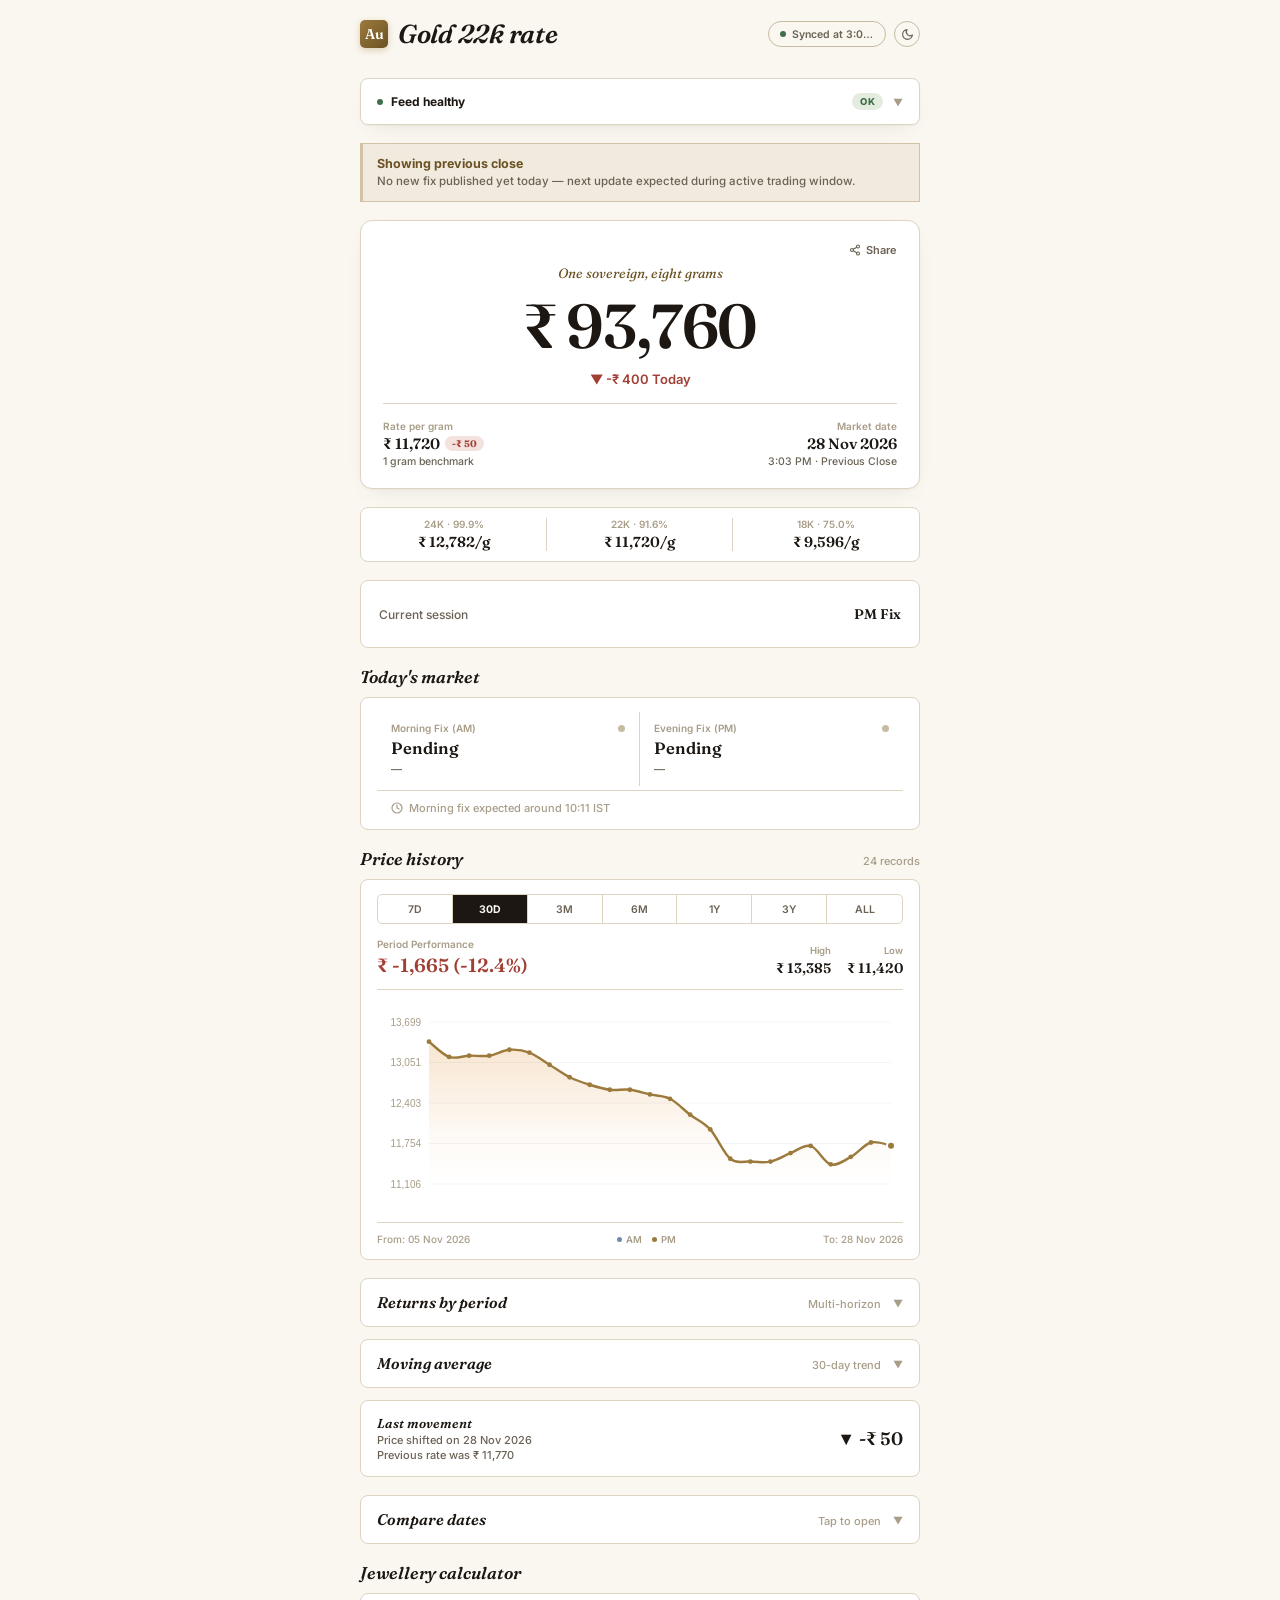
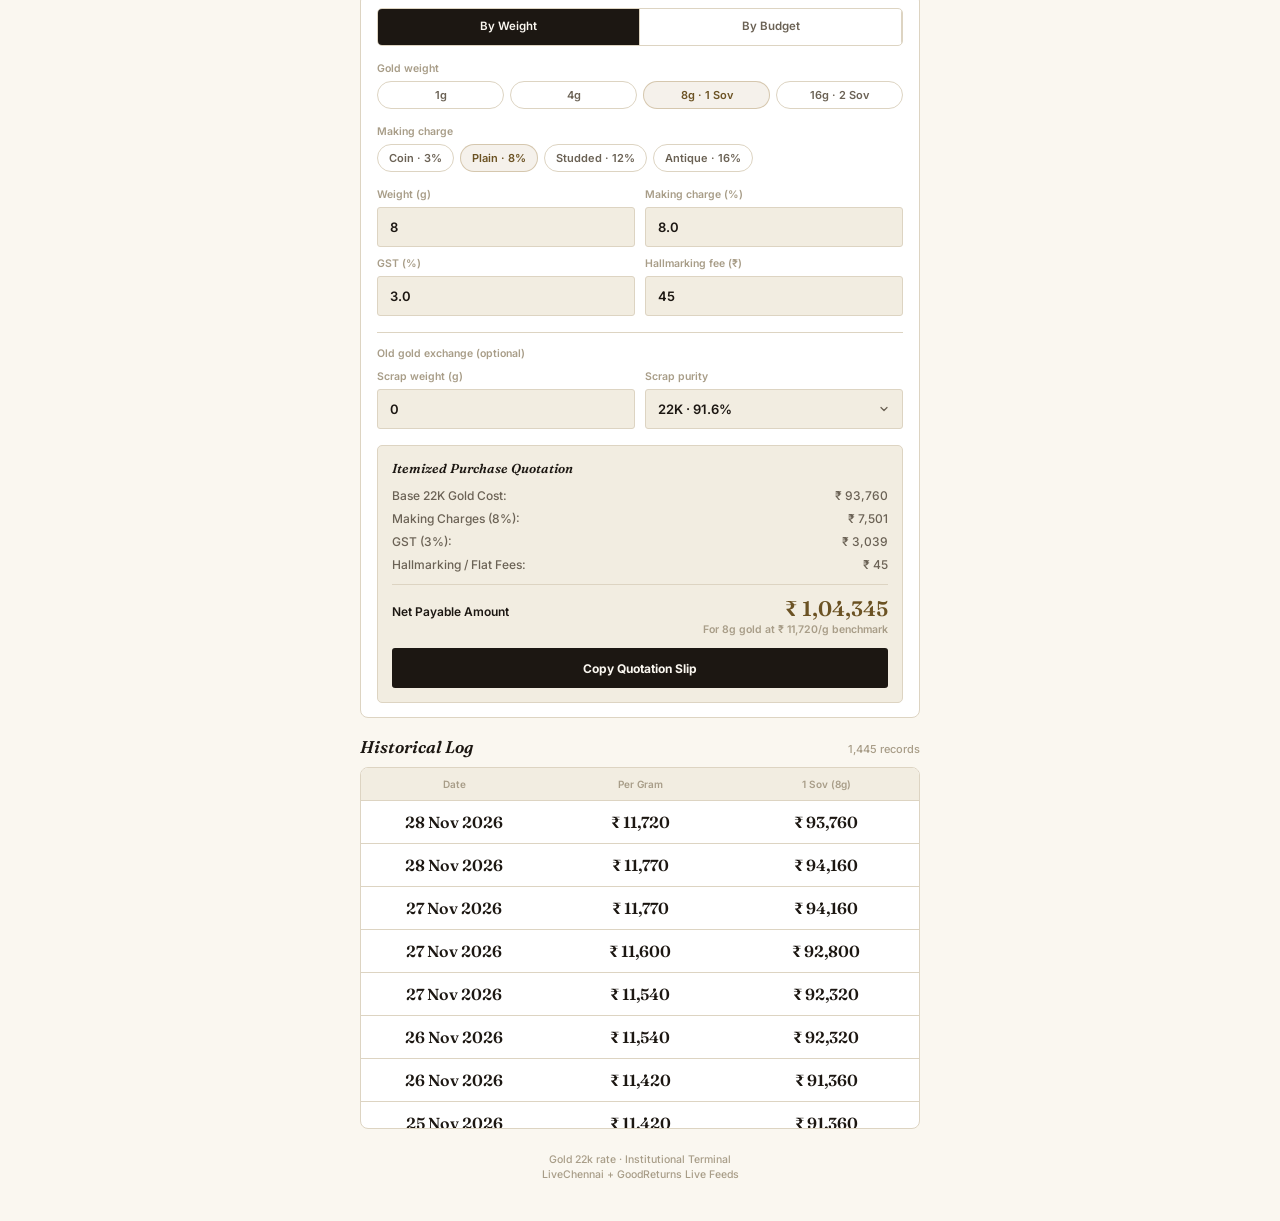
<file: index_share_card_minimal.html>
<!doctype html>
<html lang="en">
<head>
<meta charset="utf-8">
<meta name="viewport" content="width=device-width, initial-scale=1.0, maximum-scale=1.0, user-scalable=no, viewport-fit=cover">
<meta name="theme-color" content="#faf7f0" media="(prefers-color-scheme: light)">
<meta name="theme-color" content="#14120e" media="(prefers-color-scheme: dark)">
<meta name="description" content="22K Gold Price Tracker & Valuation Dashboard">

<meta name="apple-mobile-web-app-capable" content="yes">
<meta name="apple-mobile-web-app-status-bar-style" content="black-translucent">
<meta name="apple-mobile-web-app-title" content="Gold 22k rate">

<link rel="manifest" href="manifest.webmanifest">
<link rel="icon" href="icon.svg">

<link rel="preconnect" href="https://fonts.googleapis.com">
<link rel="preconnect" href="https://fonts.gstatic.com" crossorigin>
<link href="https://fonts.googleapis.com/css2?family=Fraunces:opsz,wght@9..144,440;9..144,600;9..144,680&family=Inter:wght@400;500;600;700;800&display=swap" rel="stylesheet">

<title>Gold 22k rate</title>

<style>
:root {
  color-scheme: light dark;
  --font-display: "Fraunces", "Iowan Old Style", "Georgia", serif;
  --font-sans: "Inter", -apple-system, BlinkMacSystemFont, "Segoe UI", sans-serif;

  --r-xs: 3px;
  --r-sm: 5px;
  --r-md: 8px;
  --r-lg: 12px;
  --r-full: 9999px;

  --paper: #faf7f0;
  --paper-raised: #ffffff;
  --paper-sunken: #f2ede1;

  --rule: #ddd4c2;
  --rule-strong: #c7bba3;

  --ink: #1c1712;
  --ink-soft: #6b6255;
  --ink-faint: #a89d88;

  --gold: #9c7a3c;
  --gold-deep: #6b5223;
  --gold-tint: rgba(156, 122, 60, 0.1);
  --gold-line: rgba(156, 122, 60, 0.35);

  --good: #3f6e4a;
  --good-bg: #e3ecdf;
  --bad: #a13f34;
  --bad-bg: #f3e2de;

  --shadow-card: 0 1px 2px rgba(28, 23, 18, 0.04), 0 8px 24px -12px rgba(28, 23, 18, 0.12);
  --transition: 0.18s cubic-bezier(0.16, 1, 0.3, 1);
}

@media (prefers-color-scheme: dark) {
  :root {
    --paper: #14120e;
    --paper-raised: #1c1912;
    --paper-sunken: #100e0a;
    --rule: #2a2620;
    --rule-strong: #3a342a;
    --ink: #f2ede2;
    --ink-soft: #a89d88;
    --ink-faint: #6b6255;
    --gold: #c9a356;
    --gold-deep: #e8c988;
    --gold-tint: rgba(201, 163, 86, 0.12);
    --gold-line: rgba(201, 163, 86, 0.3);
    --good: #7bab84;
    --good-bg: rgba(63, 110, 74, 0.18);
    --bad: #d18376;
    --bad-bg: rgba(161, 63, 52, 0.18);
    --shadow-card: 0 1px 2px rgba(0, 0, 0, 0.3), 0 8px 24px -12px rgba(0, 0, 0, 0.5);
  }
}

html[data-theme="light"] {
  --paper: #faf7f0; --paper-raised: #ffffff; --paper-sunken: #f2ede1;
  --rule: #ddd4c2; --rule-strong: #c7bba3;
  --ink: #1c1712; --ink-soft: #6b6255; --ink-faint: #a89d88;
  --gold: #9c7a3c; --gold-deep: #6b5223;
  --gold-tint: rgba(156, 122, 60, 0.1); --gold-line: rgba(156, 122, 60, 0.35);
  --good: #3f6e4a; --good-bg: #e3ecdf; --bad: #a13f34; --bad-bg: #f3e2de;
  --shadow-card: 0 1px 2px rgba(28, 23, 18, 0.04), 0 8px 24px -12px rgba(28, 23, 18, 0.12);
}

html[data-theme="dark"] {
  --paper: #14120e; --paper-raised: #1c1912; --paper-sunken: #100e0a;
  --rule: #2a2620; --rule-strong: #3a342a;
  --ink: #f2ede2; --ink-soft: #a89d88; --ink-faint: #6b6255;
  --gold: #c9a356; --gold-deep: #e8c988;
  --gold-tint: rgba(201, 163, 86, 0.12); --gold-line: rgba(201, 163, 86, 0.3);
  --good: #7bab84; --good-bg: rgba(63, 110, 74, 0.18); --bad: #d18376; --bad-bg: rgba(161, 63, 52, 0.18);
  --shadow-card: 0 1px 2px rgba(0, 0, 0, 0.3), 0 8px 24px -12px rgba(0, 0, 0, 0.5);
}

* { box-sizing: border-box; margin: 0; padding: 0; -webkit-tap-highlight-color: transparent; }

html {
  font-family: var(--font-sans);
  background-color: var(--paper);
  color: var(--ink);
  -webkit-font-smoothing: antialiased;
  text-rendering: optimizeLegibility;
  overflow-x: hidden;
  touch-action: pan-y;
}

body { display: flex; justify-content: center; min-height: 100vh; overflow-x: hidden; user-select: none; -webkit-user-select: none; }
input, select { user-select: auto; -webkit-user-select: auto; }
button, input, select { font-family: inherit; color: inherit; border: none; background: none; outline: none; }

.num, td, .amount { font-variant-numeric: tabular-nums lining-nums; }

.app {
  width: 100%;
  max-width: 600px;
  padding: calc(20px + env(safe-area-inset-top)) 20px calc(40px + env(safe-area-inset-bottom));
  display: flex;
  flex-direction: column;
  gap: 18px;
}

.masthead {
  display: flex;
  justify-content: space-between;
  align-items: center;
  width: 100%;
  padding-bottom: 12px;
}

.brand-wrap {
  display: flex;
  align-items: center;
  gap: 10px;
  flex-shrink: 0;
}

.brand-badge {
  width: 28px;
  height: 28px;
  border-radius: var(--r-sm);
  background: linear-gradient(135deg, var(--gold), var(--gold-deep));
  color: #ffffff;
  font-family: var(--font-display);
  font-size: 14px;
  font-weight: 600;
  display: flex;
  align-items: center;
  justify-content: center;
  box-shadow: 0 2px 6px rgba(156, 122, 60, 0.35);
  flex-shrink: 0;
}

.masthead-title {
  font-family: var(--font-display);
  font-size: clamp(18px, 5vw, 26px);
  font-weight: 600;
  font-style: italic;
  letter-spacing: -0.01em;
  color: var(--ink);
  line-height: 1;
  min-width: 0;
  overflow: hidden;
  text-overflow: ellipsis;
  white-space: nowrap;
}

.masthead-actions { display: flex; align-items: center; gap: 8px; flex-shrink: 0; }

.status-pill {
  display: inline-flex;
  align-items: center;
  gap: 6px;
  height: 26px;
  padding: 0 11px;
  border: 1px solid var(--rule-strong);
  border-radius: var(--r-full);
  font-size: 10.5px;
  font-weight: 600;
  color: var(--ink-soft);
  white-space: nowrap;
  max-width: 118px;
  flex-shrink: 1;
  min-width: 0;
}
.status-pill span:last-child { overflow: hidden; text-overflow: ellipsis; white-space: nowrap; }
.status-dot { width: 6px; height: 6px; border-radius: 50%; background: var(--good); flex-shrink: 0; animation: pulse-ring 2s infinite; }
.status-pill.offline .status-dot { background: var(--bad); animation: none; }
.status-pill.syncing .status-dot { background: var(--gold); animation: spin 0.8s linear infinite; border-radius: 1px; }

@keyframes pulse-ring { 0% { transform: scale(0.9); opacity: 0.75; } 50% { transform: scale(1.2); opacity: 1; } 100% { transform: scale(0.9); opacity: 0.75; } }
@keyframes spin { to { transform: rotate(360deg); } }

.theme-toggle {
  display: inline-flex; align-items: center; justify-content: center;
  width: 26px; height: 26px; flex-shrink: 0;
  border: 1px solid var(--rule-strong); border-radius: 50%;
  color: var(--ink-soft); cursor: pointer; transition: all var(--transition);
}
.theme-toggle:active { transform: scale(0.9); background: var(--paper-sunken); }
.theme-toggle svg { width: 13px; height: 13px; }
.theme-toggle .icon-sun { display: none; }
.theme-toggle .icon-moon { display: block; }
html[data-theme="dark"] .theme-toggle .icon-sun { display: block; }
html[data-theme="dark"] .theme-toggle .icon-moon { display: none; }

.health-collapsible {
  background: var(--paper-raised);
  border: 1px solid var(--rule);
  border-radius: var(--r-sm);
  overflow: hidden;
  box-shadow: var(--shadow-card);
}
.health-collapsible summary {
  display: flex;
  align-items: center;
  justify-content: space-between;
  padding: 10px 14px;
  cursor: pointer;
  list-style: none;
  user-select: none;
}
.health-collapsible summary::-webkit-details-marker { display: none; }
.health-summary-inner {
  display: flex;
  align-items: center;
  justify-content: space-between;
  width: 100%;
  padding-right: 10px;
}
.health-summary-left { display: flex; align-items: center; gap: 8px; }
.feed-dot { width: 6px; height: 6px; border-radius: 50%; background: var(--good); flex-shrink: 0; }
.health-collapsible.status-stale .feed-dot { background: var(--gold); }
.health-collapsible.status-disagreeing .feed-dot { background: var(--bad); }
.health-title { font-size: 12px; font-weight: 700; color: var(--ink); }
.health-badge {
  font-size: 9.5px;
  font-weight: 800;
  text-transform: uppercase;
  letter-spacing: 0.04em;
  padding: 3px 8px;
  border-radius: var(--r-full);
  background: var(--good-bg);
  color: var(--good);
}
.health-collapsible.status-stale .health-badge { background: var(--gold-tint); color: var(--gold-deep); }
.health-collapsible.status-disagreeing .health-badge { background: var(--bad-bg); color: var(--bad); }
.health-collapsible .collapsible-content {
  padding: 10px 14px;
  border-top: 1px dashed var(--rule);
  font-size: 11.5px;
  color: var(--ink-soft);
  line-height: 1.45;
  background: var(--paper-sunken);
}

.notice {
  display: flex;
  align-items: flex-start;
  gap: 10px;
  padding: 12px 14px;
  border: 1px solid var(--bad);
  border-left-width: 3px;
  color: var(--bad);
  background: var(--bad-bg);
  width: 100%;
  cursor: pointer;
}
.notice[hidden] { display: none !important; }
.notice.notice-gold { border-color: var(--gold-line); background: var(--gold-tint); color: var(--gold-deep); cursor: default; }
.notice-body { display: flex; flex-direction: column; gap: 2px; width: 100%; }
.notice-body strong { font-size: 12.5px; font-weight: 700; display: flex; justify-content: space-between; }
.notice-body p { font-size: 11.5px; font-weight: 500; line-height: 1.4; color: var(--ink-soft); }
.notice-dismiss { font-size: 9.5px; opacity: 0.75; font-weight: 600; }

.hero {
  background: var(--paper-raised);
  border: 1px solid var(--rule);
  border-radius: var(--r-lg);
  padding: 44px 22px 20px;
  box-shadow: var(--shadow-card);
  display: flex;
  flex-direction: column;
  align-items: center;
  gap: 14px;
  width: 100%;
  text-align: center;
  position: relative;
}
.hero-eyebrow {
  font-family: var(--font-display);
  font-style: italic;
  font-size: 13.5px;
  font-weight: 440;
  color: var(--gold-deep);
}
.hero-price {
  font-family: var(--font-display);
  font-size: clamp(42px, 11vw, 62px);
  font-weight: 600;
  letter-spacing: -0.02em;
  line-height: 1;
  color: var(--ink);
  display: flex;
  align-items: baseline;
  justify-content: center;
  gap: 0.14em;
  width: 100%;
}
.hero-rule { width: 100%; height: 1px; background: var(--rule); margin: 2px 0; }
.hero-foot { display: flex; justify-content: space-between; width: 100%; gap: 16px; }
.hero-foot-col { display: flex; flex-direction: column; gap: 2px; flex: 1; min-width: 0; text-align: left; }
.hero-foot-col:last-child { text-align: right; }
.hero-foot-label { font-size: 10px; font-weight: 600; color: var(--ink-faint); }
.hero-foot-val { font-family: var(--font-display); font-size: 15px; font-weight: 600; color: var(--ink); display: flex; align-items: center; gap: 5px; flex-wrap: wrap; }
.hero-foot-col:last-child .hero-foot-val { justify-content: flex-end; }
.hero-foot-sub { font-size: 10.5px; font-weight: 500; color: var(--ink-soft); }

.share-link {
  position: absolute;
  top: 18px; right: 18px;
  display: inline-flex; align-items: center; gap: 5px;
  font-size: 11px; font-weight: 600; color: var(--ink-soft);
  cursor: pointer; padding: 4px;
}

.section { display: flex; flex-direction: column; gap: 10px; width: 100%; }
.section-head { display: flex; align-items: baseline; justify-content: space-between; }
.section-head h3 {
  font-family: var(--font-display);
  font-size: 17px;
  font-weight: 600;
  font-style: italic;
  color: var(--ink);
}
.section-head span { font-size: 11px; font-weight: 500; color: var(--ink-faint); }

.panel {
  background: var(--paper-raised);
  border: 1px solid var(--rule);
  border-radius: var(--r-md);
  padding: 14px 16px;
  width: 100%;
}

.purity-row {
  display: grid;
  grid-template-columns: repeat(3, 1fr);
  width: 100%;
  padding: 10px 0;
}
.purity-cell {
  display: flex; flex-direction: column; gap: 3px;
  padding: 0 10px;
  border-right: 1px solid var(--rule);
  text-align: center;
}
.purity-cell:last-child { border-right: none; }
.purity-cell small { font-size: 10px; font-weight: 600; color: var(--ink-faint); }
.purity-cell b { font-family: var(--font-display); font-size: 14.5px; font-weight: 600; color: var(--ink); }

.ledger { display: flex; flex-direction: column; width: 100%; }
.ledger-row {
  display: flex;
  justify-content: space-between;
  align-items: baseline;
  padding: 10px 2px;
  border-bottom: 1px solid var(--rule);
  gap: 12px;
}
.ledger-row:last-child { border-bottom: none; }
.ledger-key { font-size: 12px; font-weight: 500; color: var(--ink-soft); flex-shrink: 0; }
.ledger-val { font-family: var(--font-display); font-size: 14px; font-weight: 600; color: var(--ink); text-align: right; }
.ledger-val-stack { display: flex; flex-direction: column; align-items: flex-end; gap: 1px; }
.ledger-val-stack small { font-size: 10px; font-weight: 500; color: var(--ink-soft); }

.timeline-horizontal { display: grid; grid-template-columns: 1fr 1fr; gap: 0; width: 100%; }
.timeline-card {
  padding: 10px 14px;
  display: flex; flex-direction: column; gap: 4px;
  border-right: 1px solid var(--rule);
}
.timeline-card:last-child { border-right: none; }
.timeline-card-header { display: flex; align-items: center; justify-content: space-between; }
.timeline-card-header .lbl { font-size: 10px; font-weight: 600; color: var(--ink-faint); }
.timeline-node { width: 7px; height: 7px; border-radius: 50%; background: var(--rule-strong); flex-shrink: 0; }
.timeline-card.is-active .timeline-node { background: var(--gold); }
.timeline-card b { font-family: var(--font-display); font-size: 16.5px; font-weight: 600; color: var(--ink); }
.timeline-card small { font-size: 11px; font-weight: 500; color: var(--ink-soft); }
.next-fix-line { display: flex; align-items: center; gap: 6px; margin-top: 4px; padding: 10px 14px 0; border-top: 1px solid var(--rule); font-size: 11px; font-weight: 500; color: var(--ink-faint); }
.next-fix-line[hidden] { display: none !important; }
.next-fix-line svg { width: 12px; height: 12px; flex-shrink: 0; }

.chart-panel { display: flex; flex-direction: column; gap: 14px; }
.segment-ctrl {
  display: grid; grid-template-columns: repeat(7, minmax(0, 1fr)); gap: 0;
  border: 1px solid var(--rule); border-radius: var(--r-sm); overflow: hidden;
}
.segment-ctrl button {
  height: 28px; font-size: 10.5px; font-weight: 600; color: var(--ink-soft);
  cursor: pointer; border-right: 1px solid var(--rule);
  display: flex; align-items: center; justify-content: center;
}
.segment-ctrl button:last-child { border-right: none; }
.segment-ctrl button.active { background: var(--ink); color: var(--paper); font-weight: 700; }

.chart-header-metrics { display: flex; justify-content: space-between; align-items: flex-end; padding-bottom: 12px; border-bottom: 1px solid var(--rule); }
.primary-metric span { display: block; font-size: 10px; font-weight: 600; color: var(--ink-faint); margin-bottom: 3px; }
.primary-metric strong { font-family: var(--font-display); font-size: 19px; font-weight: 600; }
.primary-metric strong.positive { color: var(--good); }
.primary-metric strong.negative { color: var(--bad); }
.secondary-metrics { display: flex; gap: 16px; }
.sec-metric { display: flex; flex-direction: column; align-items: flex-end; }
.sec-metric span { font-size: 9.5px; font-weight: 600; color: var(--ink-faint); margin-bottom: 3px; }
.sec-metric b { font-family: var(--font-display); font-size: 14px; font-weight: 600; color: var(--ink); }

.chartwrap { width: 100%; height: 200px; position: relative; touch-action: none; margin: 2px 0; }
.chartwrap canvas { width: 100%; height: 100%; display: block; }
.chartmeta { display: flex; justify-content: space-between; align-items: center; font-size: 10px; font-weight: 500; color: var(--ink-faint); border-top: 1px solid var(--rule); padding-top: 10px; }
.chart-legend { display: inline-flex; align-items: center; gap: 4px; font-size: 9.5px; font-weight: 600; color: var(--ink-faint); }
.chart-legend i { display: inline-block; width: 5px; height: 5px; border-radius: 50%; }
.chart-legend i.dot-am { background: #6b8cae; }
.chart-legend i.dot-pm { background: var(--gold); margin-left: 6px; }

details.collapsible { background: var(--paper-raised); border: 1px solid var(--rule); border-radius: var(--r-md); overflow: hidden; width: 100%; }
details.collapsible summary { display: flex; align-items: center; justify-content: space-between; padding: 14px 16px; cursor: pointer; list-style: none; user-select: none; }
details.collapsible summary::-webkit-details-marker { display: none; }
.summary-title { display: flex; align-items: baseline; justify-content: space-between; width: 100%; padding-right: 12px; }
.summary-title h3 { font-family: var(--font-display); font-size: 15.5px; font-weight: 600; font-style: italic; color: var(--ink); }
.summary-title span { font-size: 11px; font-weight: 500; color: var(--ink-faint); }
.chevron { font-size: 10px; color: var(--ink-faint); transition: transform var(--transition); flex-shrink: 0; }
details[open] .chevron { transform: rotate(180deg); }
.collapsible-content { padding: 0 16px 16px; border-top: 1px solid var(--rule); padding-top: 14px; display: flex; flex-direction: column; gap: 14px; }

.horizon-grid { display: grid; grid-template-columns: repeat(3, 1fr); gap: 0; }
.horizon-box { display: flex; flex-direction: column; gap: 3px; padding: 8px 4px; border-right: 1px solid var(--rule); border-bottom: 1px solid var(--rule); text-align: center; }
.horizon-box:nth-child(3n) { border-right: none; }
.horizon-box:nth-last-child(-n+3) { border-bottom: none; }
.horizon-box small { font-size: 9.5px; font-weight: 600; color: var(--ink-faint); }
.horizon-box b { font-family: var(--font-display); font-size: 14px; font-weight: 600; color: var(--ink); }

.change-pill { display: inline-flex; align-items: center; gap: 4px; font-size: 11.5px; font-weight: 700; padding: 4px 10px; border-radius: var(--r-full); }
.change-pill.up { background: var(--good-bg); color: var(--good); }
.change-pill.down { background: var(--bad-bg); color: var(--bad); }
.change-pill.same { background: var(--paper-sunken); color: var(--ink-soft); }
.change-pill.mini { font-size: 9.5px; padding: 2px 7px; }

#change8.change-pill {
  background: none; padding: 0; font-size: 13px; font-weight: 600;
  display: inline-flex; align-items: center; gap: 5px;
}
#change8.change-pill.up { color: var(--good); }
#change8.change-pill.down { color: var(--bad); }
#change8.change-pill.same { color: var(--ink-faint); }

.last-box { display: flex; justify-content: space-between; align-items: center; }
.last-box h4 { font-family: var(--font-display); font-size: 13px; font-weight: 600; font-style: italic; color: var(--ink); margin-bottom: 2px; }
.last-box p { font-size: 11px; font-weight: 500; color: var(--ink-soft); }
.last-box .amount { font-family: var(--font-display); font-size: 18px; font-weight: 600; }

.compare-grid { display: grid; grid-template-columns: 1fr 1fr; gap: 12px; width: 100%; }
.compare-field { display: flex; flex-direction: column; }
.compare-field label { font-size: 10.5px; font-weight: 600; color: var(--ink-faint); margin-bottom: 6px; }
.compare-result-panel { margin-top: 4px; padding-top: 14px; border-top: 1px solid var(--rule); display: flex; flex-direction: column; gap: 8px; }
.compare-result-label { font-size: 10.5px; font-weight: 600; color: var(--ink-faint); }
.compare-result-card {
  min-height: 54px; padding: 12px 14px; background: var(--paper-sunken);
  border: 1px solid var(--rule); border-radius: var(--r-sm);
  display: flex; align-items: center; justify-content: space-between; gap: 12px;
}
.compare-result-top { font-family: var(--font-display); font-size: 14px; font-weight: 600; color: var(--ink); white-space: nowrap; overflow: hidden; text-overflow: ellipsis; }
.compare-result-sub { font-size: 11.5px; font-weight: 700; padding: 5px 10px; border-radius: var(--r-full); background: var(--paper-raised); color: var(--ink-soft); white-space: nowrap; flex-shrink: 0; }
.compare-result-sub.positive { color: var(--good); background: var(--good-bg); }
.compare-result-sub.negative { color: var(--bad); background: var(--bad-bg); }

.calc-suite { display: flex; flex-direction: column; gap: 16px; }
.calc-segmented-mode { display: flex; border: 1px solid var(--rule); border-radius: var(--r-sm); overflow: hidden; }
.calc-mode-btn { flex: 1; height: 36px; padding: 0 6px; font-size: 11.5px; font-weight: 600; color: var(--ink-soft); cursor: pointer; border-right: 1px solid var(--rule); text-align: center; line-height: 1.2; }
.calc-mode-btn:last-child { border-right: none; }
.calc-mode-btn.active { background: var(--ink); color: var(--paper); }

.calc-group { display: flex; flex-direction: column; gap: 6px; }
.calc-group-label { font-size: 10.5px; font-weight: 600; color: var(--ink-faint); }
.chip-container { display: flex; flex-wrap: wrap; gap: 6px; }
#weightChips { display: grid; grid-template-columns: repeat(4, 1fr); }
#weightChips .chip { width: 100%; }
.chip {
  height: 28px; padding: 0 11px; border: 1px solid var(--rule);
  border-radius: var(--r-full); font-size: 11px; font-weight: 600; color: var(--ink-soft); cursor: pointer;
  display: flex; align-items: center; justify-content: center;
}
.chip.active { background: var(--gold-tint); border-color: var(--gold-line); color: var(--gold-deep); }

.calc-grid-form { display: grid; grid-template-columns: 1fr 1fr; gap: 10px; }
.calc-field { display: flex; flex-direction: column; }
.calc-field label { font-size: 10.5px; font-weight: 600; color: var(--ink-faint); margin-bottom: 6px; }
.calc-input {
  width: 100%; height: 40px; padding: 0 12px;
  background: var(--paper-sunken); border: 1px solid var(--rule); border-radius: var(--r-xs);
  font-size: 13px; font-weight: 600; color: var(--ink);
  display: flex; align-items: center; transition: border-color var(--transition);
}
.calc-input:focus { background: var(--paper-raised); border-color: var(--gold); }
input[type="date"].calc-input { color-scheme: light; line-height: normal; }
html[data-theme="dark"] input[type="date"].calc-input { color-scheme: dark; }
@media (prefers-color-scheme: dark) { input[type="date"].calc-input { color-scheme: dark; } }
html[data-theme="light"] input[type="date"].calc-input { color-scheme: light; }
input[type="date"].calc-input::-webkit-calendar-picker-indicator { cursor: pointer; opacity: 0.6; }
select.calc-input {
  cursor: pointer; appearance: none; -webkit-appearance: none;
  background-image: url("data:image/svg+xml,%3Csvg xmlns='http://www.w3.org/2000/svg' width='12' height='12' viewBox='0 0 24 24' fill='none' stroke='%236b6255' stroke-width='2.5' stroke-linecap='round' stroke-linejoin='round'%3E%3Cpolyline points='6 9 12 15 18 9'%3E%3C/polyline%3E%3C/svg%3E");
  background-repeat: no-repeat; background-position: right 12px center; padding-right: 30px;
}

.exchange-drawer { border-top: 1px solid var(--rule); padding-top: 14px; display: flex; flex-direction: column; gap: 10px; }
.exchange-header { font-size: 10.5px; font-weight: 600; color: var(--ink-faint); }

.receipt-card { border: 1px solid var(--rule); border-radius: var(--r-sm); padding: 14px; background: var(--paper-sunken); }
.receipt-title { font-family: var(--font-display); font-size: 13px; font-weight: 600; font-style: italic; color: var(--ink); margin-bottom: 8px; }
.receipt-line { display: flex; justify-content: space-between; font-size: 12px; font-weight: 500; color: var(--ink-soft); padding: 4px 0; }
.receipt-line.deduction span:last-child { color: var(--good); }
.receipt-total { display: flex; justify-content: space-between; align-items: baseline; margin-top: 8px; padding-top: 10px; border-top: 1px solid var(--rule); }
.receipt-total .label { font-size: 12px; font-weight: 600; color: var(--ink); }
.receipt-total .final-val { font-family: var(--font-display); font-size: 21px; font-weight: 600; color: var(--gold-deep); }
.quote-btn { width: 100%; height: 40px; margin-top: 12px; background: var(--ink); color: var(--paper); border-radius: var(--r-xs); font-size: 12px; font-weight: 700; cursor: pointer; }
.quote-btn:active { opacity: 0.85; }

.table-wrap { padding: 0; overflow: hidden; }
.history-table { width: 100%; border-collapse: collapse; max-height: 360px; display: block; overflow-y: auto; }
.history-table thead, .history-table tbody { display: table; width: 100%; table-layout: fixed; }
.history-table th {
  position: sticky; top: 0; background: var(--paper-sunken); padding: 10px 8px;
  font-size: 10px; font-weight: 600; color: var(--ink-faint); border-bottom: 1px solid var(--rule); text-align: center;
}
.history-table td { padding: 11px 8px; border-bottom: 1px solid var(--rule); font-weight: 600; text-align: center; color: var(--ink); font-family: var(--font-display); }
.history-table tr:last-child td { border-bottom: none; }
.history-table tr:hover td { background-color: var(--paper-sunken); }
.history-table th:nth-child(1), .history-table td:nth-child(1),
.history-table th:nth-child(2), .history-table td:nth-child(2),
.history-table th:nth-child(3), .history-table td:nth-child(3) { width: 33.333%; white-space: nowrap; overflow: hidden; text-overflow: ellipsis; }

.pulldown {
  position: fixed;
  top: env(safe-area-inset-top);
  left: 50%;
  transform: translate(-50%, -70px);
  background: var(--paper-raised);
  border: 1px solid var(--rule-strong);
  padding: 7px 15px;
  border-radius: var(--r-full);
  box-shadow: var(--shadow-card);
  display: flex;
  align-items: center;
  gap: 6px;
  font-size: 11px;
  font-weight: 600;
  color: var(--ink-soft);
  z-index: 150;
  opacity: 0;
  transition: opacity var(--transition);
}
.pulldown.visible { opacity: 1; }
.pulldownicon { display: inline-flex; }
.pulldownicon .icon-spin { display: none; }
.pulldown.loading .icon-idle { display: none; }
.pulldown.loading .icon-spin { display: block; animation: spin 0.7s linear infinite; }
.pulldown.ready .pulldownicon { transform: rotate(180deg); }

footer { text-align: center; font-size: 10.5px; font-weight: 500; color: var(--ink-faint); padding-top: 6px; }

.toast {
  position: fixed; bottom: 24px; left: 50%; transform: translateX(-50%) translateY(20px);
  background: var(--ink); color: var(--paper); font-size: 12.5px; font-weight: 600;
  padding: 11px 18px; border-radius: var(--r-full); opacity: 0; pointer-events: none;
  transition: all var(--transition); z-index: 100; white-space: nowrap; box-shadow: var(--shadow-card);
}
.toast.show { opacity: 1; transform: translateX(-50%) translateY(0); }
</style>
</head>

<body>

<div class="app">

  <div class="pulldown" id="pulldown" aria-hidden="true">
    <span class="pulldownicon" id="pulldownIcon">
      <svg class="icon-idle" viewBox="0 0 24 24" fill="none" stroke="currentColor" stroke-width="2.5" stroke-linecap="round" stroke-linejoin="round" width="13" height="13"><path d="M21 12a9 9 0 1 1-2.64-6.36"/><polyline points="21 3 21 9 15 9"/></svg>
      <svg class="icon-spin" viewBox="0 0 24 24" fill="none" width="13" height="13"><circle cx="12" cy="12" r="9" stroke="currentColor" stroke-width="2.5" stroke-linecap="round" stroke-dasharray="34 22"/></svg>
    </span>
    <span id="pulldownText">Pull to refresh</span>
  </div>

  <header class="masthead">
    <div class="brand-wrap">
      <div class="brand-badge" aria-hidden="true">Au</div>
      <div class="masthead-title">Gold 22k rate</div>
    </div>
    <div class="masthead-actions">
      <div class="status-pill" id="status">
        <span class="status-dot"></span>
        <span id="statusText">Checking live feed…</span>
      </div>
      <button class="theme-toggle" id="themeToggle" type="button" aria-label="Toggle dark mode">
        <svg class="icon-sun" viewBox="0 0 24 24" fill="none" stroke="currentColor" stroke-width="2.2" stroke-linecap="round" stroke-linejoin="round"><circle cx="12" cy="4"/><path d="M12 2v2M12 20v2M4.93 4.93l1.41 1.41M17.66 17.66l1.41 1.41M2 12h2M20 12h2M6.34 17.66l-1.41 1.41M19.07 4.93l-1.41 1.41"/></svg>
        <svg class="icon-moon" viewBox="0 0 24 24" fill="none" stroke="currentColor" stroke-width="2.2" stroke-linecap="round" stroke-linejoin="round"><path d="M21 12.79A9 9 0 1 1 11.21 3 7 7 0 0 0 21 12.79Z"/></svg>
      </button>
    </div>
  </header>

  <details class="collapsible health-collapsible" id="healthCard" hidden>
    <summary>
      <div class="health-summary-inner">
        <div class="health-summary-left">
          <span class="feed-dot" id="healthDot"></span>
          <span class="health-title" id="healthTitle">Feed healthy</span>
        </div>
        <span class="health-badge" id="healthBadge">OK</span>
      </div>
      <span class="chevron">▼</span>
    </summary>
    <div class="collapsible-content" id="healthSub">
      All sources reporting normally.
    </div>
  </details>

  <div class="notice" id="parserWarning" hidden onclick="this.hidden = true;">
    <div class="notice-body">
      <strong id="warningTitle">Notice <span class="notice-dismiss">Tap to dismiss</span></strong>
      <p id="warningDesc">Checking feed connection…</p>
    </div>
  </div>

  <div class="notice notice-gold" id="staleWarning" hidden>
    <div class="notice-body">
      <strong>Showing previous close</strong>
      <p id="staleDesc">No new fix published yet today — next update expected during active trading window.</p>
    </div>
  </div>

  <div hidden><button id="fetchNow"></button></div>

  <section class="hero" id="heroCard">
    <span class="share-link" id="shareBtn">
      <svg viewBox="0 0 24 24" fill="none" stroke="currentColor" stroke-width="2.2" stroke-linecap="round" stroke-linejoin="round" width="12" height="12"><circle cx="18" cy="5" r="3"/><circle cx="6" cy="12" r="3"/><circle cx="18" cy="19" r="3"/><line x1="8.59" y1="13.51" x2="15.42" y2="17.49"/><line x1="15.41" y1="6.51" x2="8.59" y2="10.49"/></svg>
      Share
    </span>

    <span class="hero-eyebrow">One sovereign, eight grams</span>
    <div class="hero-price" id="hero8">₹ —</div>
    <div id="change8" class="change-pill same">No change</div>

    <div class="hero-rule"></div>

    <div class="hero-foot">
      <div class="hero-foot-col">
        <span class="hero-foot-label">Rate per gram</span>
        <div class="hero-foot-val" id="hero1">₹ — <span id="change1" class="change-pill mini same"></span></div>
        <span class="hero-foot-sub">1 gram benchmark</span>
      </div>
      <div class="hero-foot-col">
        <span class="hero-foot-label">Market date</span>
        <div class="hero-foot-val" id="today">—</div>
        <span class="hero-foot-sub" id="todayTime">—</span>
      </div>
    </div>
  </section>

  <div class="panel purity-row">
    <div class="purity-cell">
      <small>24K · 99.9%</small>
      <b id="purity24">₹ —</b>
    </div>
    <div class="purity-cell">
      <small>22K · 91.6%</small>
      <b id="purity22">₹ —</b>
    </div>
    <div class="purity-cell">
      <small>18K · 75.0%</small>
      <b id="purity18">₹ —</b>
    </div>
  </div>

  <div class="panel">
    <div class="ledger">
      <div class="ledger-row">
        <span class="ledger-key">Current session</span>
        <span class="ledger-val" id="session">—</span>
      </div>
    </div>
  </div>

  <section class="section">
    <div class="section-head">
      <h3>Today's market</h3>
    </div>
    <div class="panel">
      <div class="timeline-horizontal">
         <div class="timeline-card" id="amCard">
            <div class="timeline-card-header">
               <span class="lbl">Morning Fix (AM)</span>
               <div class="timeline-node" id="amNode"></div>
            </div>
            <b id="amRate">Pending</b>
            <small id="amTime">—</small>
         </div>
         <div class="timeline-card" id="pmCard">
            <div class="timeline-card-header">
               <span class="lbl">Evening Fix (PM)</span>
               <div class="timeline-node" id="pmNode"></div>
            </div>
            <b id="pmRate">Pending</b>
            <small id="pmTime">—</small>
         </div>
      </div>
      <div class="next-fix-line" id="nextFixLine" hidden>
        <svg viewBox="0 0 24 24" fill="none" stroke="currentColor" stroke-width="2.4" stroke-linecap="round" stroke-linejoin="round"><circle cx="12" cy="12" r="10"/><polyline points="12 6 12 12 16 14"/></svg>
        <span id="nextFixText">—</span>
      </div>
    </div>
  </section>

  <section class="section">
    <div class="section-head">
      <h3>Price history</h3>
      <span id="chartCount">—</span>
    </div>

    <div class="panel chart-panel">
      <div class="segment-ctrl" id="ranges">
        <button data-range="7">7D</button>
        <button class="active" data-range="30">30D</button>
        <button data-range="90">3M</button>
        <button data-range="180">6M</button>
        <button data-range="365">1Y</button>
        <button data-range="1095">3Y</button>
        <button data-range="all">ALL</button>
      </div>

      <div class="chart-header-metrics">
        <div class="primary-metric">
          <span id="chartMetricLabel">Period Performance</span>
          <strong id="periodChange">—</strong>
        </div>
        <div class="secondary-metrics">
          <div class="sec-metric">
            <span>High</span>
            <b id="periodHigh">—</b>
          </div>
          <div class="sec-metric">
            <span>Low</span>
            <b id="periodLow">—</b>
          </div>
        </div>
      </div>

      <div class="chartwrap">
        <canvas id="chart"></canvas>
      </div>
      <div class="chartmeta">
        <span id="chartStart">—</span>
        <span class="chart-legend"><i class="dot-am"></i>AM<i class="dot-pm"></i>PM</span>
        <span id="chartEnd">—</span>
      </div>
    </div>
  </section>

  <div style="display:flex; flex-direction:column; gap: 12px;">
    <details class="collapsible">
      <summary><div class="summary-title"><h3>Returns by period</h3><span>Multi-horizon</span></div><span class="chevron">▼</span></summary>
      <div class="collapsible-content">
        <div class="horizon-grid">
          <div class="horizon-box"><small>1W</small><b id="ret1W">—</b></div>
          <div class="horizon-box"><small>1M</small><b id="ret1M">—</b></div>
          <div class="horizon-box"><small>3M</small><b id="ret3M">—</b></div>
          <div class="horizon-box"><small>6M</small><b id="ret6M">—</b></div>
          <div class="horizon-box"><small>1Y</small><b id="ret1Y">—</b></div>
          <div class="horizon-box"><small>3Y</small><b id="ret3Y">—</b></div>
        </div>
      </div>
    </details>

    <details class="collapsible">
      <summary><div class="summary-title"><h3>Moving average</h3><span>30-day trend</span></div><span class="chevron">▼</span></summary>
      <div class="collapsible-content">
        <div style="display:flex; justify-content:space-between; align-items:center;">
          <div><span style="font-size:10.5px; font-weight:600; color:var(--ink-faint);">30-day average</span><br><b id="smaValue" style="font-family: var(--font-display); font-size:16px; font-weight:600; margin-top:2px; display:block;">₹ —</b></div>
          <div class="change-pill same" id="smaPill">Calculating…</div>
        </div>
      </div>
    </details>

    <div class="panel last-box">
      <div>
        <h4>Last movement</h4>
        <p id="lastDate">Analyzing…</p>
        <p id="lastTime" style="font-size:11px; margin-top:1px;">—</p>
      </div>
      <div class="amount" id="lastAmount">—</div>
    </div>
  </div>

  <details class="collapsible">
    <summary><div class="summary-title"><h3>Compare dates</h3><span>Tap to open</span></div><span class="chevron">▼</span></summary>
    <div class="collapsible-content">
      <div class="compare-grid">
        <div class="compare-field">
          <label>Earlier Date</label>
          <input class="calc-input" type="date" id="dateA">
        </div>
        <div class="compare-field">
          <label>Later Date</label>
          <input class="calc-input" type="date" id="dateB">
        </div>
      </div>
      <div class="compare-result-panel">
        <span class="compare-result-label">Net comparison</span>
        <div class="compare-result-card" id="compareResult">
          <span class="compare-result-top">Select two dates</span>
          <span class="compare-result-sub">—</span>
        </div>
      </div>
    </div>
  </details>

  <section class="section">
    <div class="section-head">
      <h3>Jewellery calculator</h3>
    </div>
    <div class="panel">
      <div class="calc-suite">

        <div class="calc-segmented-mode">
          <button class="calc-mode-btn active" type="button" data-mode="value">By Weight</button>
          <button class="calc-mode-btn" type="button" data-mode="grams">By Budget</button>
          <select id="calcMode" hidden>
            <option value="value" selected>Calculate Price for Weight</option>
            <option value="grams">Calculate Weight for Budget</option>
          </select>
        </div>

        <div class="calc-group" id="weightChipsGroup">
          <span class="calc-group-label">Gold weight</span>
          <div class="chip-container" id="weightChips">
            <button class="chip" data-val="1" type="button">1g</button>
            <button class="chip" data-val="4" type="button">4g</button>
            <button class="chip active" data-val="8" type="button">8g · 1 Sov</button>
            <button class="chip" data-val="16" type="button">16g · 2 Sov</button>
          </div>
        </div>

        <div class="calc-group">
          <span class="calc-group-label">Making charge</span>
          <div class="chip-container" id="makingChips">
            <button class="chip" data-val="3.0" type="button">Coin · 3%</button>
            <button class="chip active" data-val="8.0" type="button">Plain · 8%</button>
            <button class="chip" data-val="12.0" type="button">Studded · 12%</button>
            <button class="chip" data-val="16.0" type="button">Antique · 16%</button>
          </div>
        </div>

        <div class="calc-grid-form">
          <div class="calc-field" id="weightField">
            <label>Weight (g)</label>
            <input class="calc-input" id="weight" type="number" inputmode="decimal" value="8" step="0.01">
          </div>
          <div class="calc-field" id="budgetField" style="display: none;">
            <label>Budget (₹)</label>
            <input class="calc-input" id="budget" type="number" inputmode="decimal" value="100000" step="100">
          </div>
          <div class="calc-field">
            <label>Making charge (%)</label>
            <input class="calc-input" id="making" type="number" inputmode="decimal" value="8.0" step="0.1">
          </div>
          <div class="calc-field">
            <label>GST (%)</label>
            <input class="calc-input" id="gstRate" type="number" inputmode="decimal" value="3.0" step="0.1">
          </div>
          <div class="calc-field">
            <label>Hallmarking fee (₹)</label>
            <input class="calc-input" id="flatFee" type="number" inputmode="decimal" value="45" step="1">
          </div>
        </div>

        <div class="exchange-drawer">
          <span class="exchange-header">Old gold exchange (optional)</span>
          <div class="calc-grid-form">
            <div class="calc-field">
              <label>Scrap weight (g)</label>
              <input class="calc-input" id="oldWeight" type="number" inputmode="decimal" value="0" step="0.01">
            </div>
            <div class="calc-field">
              <label>Scrap purity</label>
              <select class="calc-input" id="oldPurity">
                <option value="22" selected>22K · 91.6%</option>
                <option value="18">18K · 75.0%</option>
                <option value="24">24K · 99.9%</option>
                <option value="20">Standard melt · 84%</option>
              </select>
            </div>
          </div>
        </div>

        <div class="receipt-card">
          <div class="receipt-title">Itemized Purchase Quotation</div>
          <div class="receipt-line"><span>Base 22K Gold Cost:</span><span id="receiptBase">₹ 0</span></div>
          <div class="receipt-line"><span id="receiptMakingLabel">Making Charges (8%):</span><span id="receiptMaking">₹ 0</span></div>
          <div class="receipt-line"><span id="receiptGstLabel">GST (3%):</span><span id="receiptGst">₹ 0</span></div>
          <div class="receipt-line"><span>Hallmarking / Flat Fees:</span><span id="receiptFee">₹ 0</span></div>
          <div class="receipt-line deduction" id="receiptOldGoldLine" style="display:none;"><span>Old Gold Exchange Credit:</span><span id="receiptOldGold">-₹ 0</span></div>

          <div class="receipt-total">
            <span class="label" id="receiptTotalLabel">Net Payable Amount</span>
            <span class="final-val" id="calcResult">₹ —</span>
          </div>
          <div style="font-size:10.5px; font-weight:600; color:var(--ink-faint); text-align:right; margin-top:2px;" id="calcSub">Based on live 22K rate.</div>

          <button class="quote-btn" id="copyQuoteBtn" type="button">Copy Quotation Slip</button>
        </div>

      </div>
    </div>
  </section>

  <section class="section">
    <div class="section-head">
      <h3>Historical Log</h3>
      <span id="historyCount">—</span>
    </div>
    <div class="panel table-wrap">
      <table class="history-table">
        <thead><tr><th>Date</th><th>Per Gram</th><th>1 Sov (8g)</th></tr></thead>
        <tbody id="historyBody"><tr><td colspan="3" style="text-align:center; padding: 20px 0;">Loading records…</td></tr></tbody>
      </table>
    </div>
  </section>

  <footer>
    <div>Gold 22k rate · Institutional Terminal</div>
    <div style="margin-top:2px; font-weight:500;">LiveChennai + GoodReturns Live Feeds</div>
  </footer>

</div>

<div class="toast" id="toast"></div>

<script>
const LIVE_URL = "data/live.json";
const HISTORY_URL = "data/history.json";
const HEALTH_URL = "data/health_status.json";
const WINDOWS_URL = "data/monitoring_windows.json";
const WORKER_URL = "https://gold-price-fetch.subramanilrs.workers.dev/";

let live = null;
let history = [];
let selectedRange = 30;
let fetchBusy = false;
let scrubIndex = -1;

const $ = id => document.getElementById(id);

(function setupThemeToggle() {
  const root = document.documentElement;
  const metaLight = document.querySelector('meta[name="theme-color"][media*="light"]');
  const metaDark = document.querySelector('meta[name="theme-color"][media*="dark"]');

  function applyTheme(theme) {
    if (theme === "light" || theme === "dark") {
      root.setAttribute("data-theme", theme);
    } else {
      root.removeAttribute("data-theme");
    }
    const isDark = theme === "dark" || (!theme && window.matchMedia("(prefers-color-scheme: dark)").matches);
    const color = isDark ? "#14120e" : "#faf7f0";
    if (metaLight) metaLight.setAttribute("content", color);
    if (metaDark) metaDark.setAttribute("content", color);
    if (typeof drawChart === "function") requestAnimationFrame(drawChart);
  }

  const saved = localStorage.getItem("gold_theme");
  applyTheme(saved);

  const btn = $("themeToggle");
  if (btn) {
    btn.onclick = () => {
      haptic(8);
      const current = root.getAttribute("data-theme") ||
        (window.matchMedia("(prefers-color-scheme: dark)").matches ? "dark" : "light");
      const next = current === "dark" ? "light" : "dark";
      localStorage.setItem("gold_theme", next);
      applyTheme(next);
    };
  }
})();

let audioCtx = null;
function playTick(freq = 800, duration = 0.015) {
  try {
    if (!audioCtx) audioCtx = new (window.AudioContext || window.webkitAudioContext)();
    if (audioCtx.state === 'suspended') audioCtx.resume();
    const osc = audioCtx.createOscillator();
    const gain = audioCtx.createGain();
    osc.type = "sine";
    osc.frequency.setValueAtTime(freq, audioCtx.currentTime);
    gain.gain.setValueAtTime(0.03, audioCtx.currentTime);
    gain.gain.exponentialRampToValueAtTime(0.0001, audioCtx.currentTime + duration);
    osc.connect(gain);
    gain.connect(audioCtx.destination);
    osc.start();
    osc.stop(audioCtx.currentTime + duration);
  } catch(_) {}
}

const haptic = (ms = 10, freq = 800) => {
  if ("vibrate" in navigator) { try { navigator.vibrate(ms); } catch (_) {} }
  playTick(freq);
};

const money = n => Number.isFinite(Number(n)) ? "₹ " + Math.round(Number(n)).toLocaleString("en-IN") : "₹ —";

const dateText = s => {
  if (!s) return "—";
  const d = new Date(String(s) + "T00:00:00");
  return isNaN(d.getTime()) ? String(s) : d.toLocaleDateString("en-IN", { day: "2-digit", month: "short", year: "numeric" });
};

const timeText = s => {
  if (!s) return "—";
  const parts = String(s).split(":");
  if (parts.length < 2) return String(s);
  let hour = Number(parts[0]);
  if (!Number.isFinite(hour)) return String(s);
  const ap = hour >= 12 ? "PM" : "AM";
  hour = hour % 12 || 12;
  return hour + ":" + parts[1] + " " + ap;
};

const esc = s => String(s ?? "").replaceAll("&", "&amp;").replaceAll("<", "&lt;").replaceAll(">", "&gt;").replaceAll('"', "&quot;");

function setStatus(text, offline = false, syncing = false) {
  const elText = $("statusText");
  const elStatus = $("status");
  if (elText) elText.textContent = text;
  if (elStatus) {
    elStatus.classList.toggle("offline", offline);
    elStatus.classList.toggle("syncing", syncing);
  }
}

function toast(text) {
  const el = $("toast");
  if (!el) return;
  el.textContent = text;
  el.classList.add("show");
  setTimeout(() => el.classList.remove("show"), 2200);
}

function sleep(ms) { return new Promise(resolve => setTimeout(resolve, ms)); }

function checkParserHealth(data, networkError = false) {
  const warningBox = $("parserWarning");
  if (!warningBox) return;

  if (networkError && !navigator.onLine) {
    const title = $("warningTitle");
    const desc = $("warningDesc");
    if (title) title.innerHTML = `Offline Mode <span class="notice-dismiss">Tap to dismiss</span>`;
    if (desc) desc.textContent = "Device offline. Displaying saved market records.";
    warningBox.hidden = false;
    return;
  }

  if (!data) {
    warningBox.hidden = true;
    return;
  }

  // `data` here is the real health_status.json payload (status,
  // age_hours, source_count, single_source, agreement), except for
  // the network-failure fallback call which passes a plain
  // { error: "..." } object -- handle both shapes.
  let hasFailed = false, reasons = [];
  if (data.error) { hasFailed = true; reasons.push(data.error); }

  const status = data.status;
  if (status === "offline") { hasFailed = true; reasons.push("No usable source data"); }
  else if (status === "stale") { hasFailed = true; reasons.push("Feed updating slowly"); }
  else if (status === "degraded") {
    hasFailed = true;
    reasons.push(data.single_source ? "Only one source reporting" : "Sources disagree or unverified");
  }

  if (hasFailed) {
    const title = $("warningTitle");
    const desc = $("warningDesc");
    if (title) title.innerHTML = `Source Notice <span class="notice-dismiss">Tap to dismiss</span>`;
    if (desc) desc.textContent = reasons.join(" · ") + ". Displaying last verified benchmark.";
    warningBox.hidden = false;
  } else {
    warningBox.hidden = true;
  }
}

async function getJSON(url) {
  const response = await fetch(url + (url.includes("?") ? "&" : "?") + "v=" + Date.now(), { cache: "no-store" });
  if (!response.ok) throw new Error("HTTP " + response.status);
  return response.json();
}

function normalize(array) {
  if (!Array.isArray(array)) return [];
  return array
    .filter(i => i && i.date && Number.isFinite(Number(i.rate_22k)))
    .map(i => {
      const out = { ...i, rate_22k: Number(i.rate_22k) };
      if (!out.time && out.timestamp) {
        const dt = new Date(out.timestamp);
        if (!Number.isNaN(dt.getTime())) out.time = dt.toISOString().slice(11, 19);
      }
      if (!out.session) {
        const hr = out.time ? parseInt(String(out.time).split(':')[0], 10) : NaN;
        if (Number.isFinite(hr)) out.session = (hr >= 6 && hr < 14) ? 'AM' : (hr >= 14 ? 'PM' : null);
      }
      return out;
    });
}

function recordTimestamp(rec) {
  if (!rec) return 0;
  if (rec.timestamp) {
    const t = new Date(rec.timestamp).getTime();
    if (Number.isFinite(t)) return t;
  }
  if (rec.date) {
    const t = new Date(`${rec.date}T${rec.time || '23:59:59'}+05:30`).getTime();
    if (Number.isFinite(t)) return t;
  }
  return 0;
}

function dailyBenchmarks(records = history) {
  const byDate = new Map();
  for (const rec of normalize(records)) {
    const existing = byDate.get(rec.date);
    if (!existing || recordTimestamp(rec) >= recordTimestamp(existing)) byDate.set(rec.date, rec);
  }
  return [...byDate.values()].sort((a, b) => a.date.localeCompare(b.date));
}

function latestSnapshot(liveData, records) {
  const normalizedHistory = normalize(records);
  const latestHistory = normalizedHistory.length ? normalizedHistory.reduce((a, b) => recordTimestamp(b) > recordTimestamp(a) ? b : a) : null;
  if (!liveData || !Number.isFinite(Number(liveData.rate_22k))) return latestHistory;
  return latestHistory && recordTimestamp(latestHistory) > recordTimestamp(liveData)
    ? { ...liveData, ...latestHistory, rate_8g: Number(latestHistory.rate_22k) * 8 }
    : liveData;
}

function getTodayISTDateStr() {
  return new Intl.DateTimeFormat('en-CA', {
    timeZone: 'Asia/Kolkata',
    year: 'numeric',
    month: '2-digit',
    day: '2-digit'
  }).format(new Date());
}

function computeLastMovement() {
  if (!history || history.length < 1 || !live) return;
  const fullData = [...history];
  const lastRec = fullData[fullData.length - 1];

  if (!lastRec || lastRec.date !== live.date || Number(lastRec.rate_22k) !== Number(live.rate_22k)) {
    fullData.push(live);
  }

  let lastChangeItem = null, oldRate = null;
  for (let i = fullData.length - 1; i > 0; i--) {
    let r1 = Number(fullData[i].rate_22k), r0 = Number(fullData[i - 1].rate_22k);
    if (r1 !== r0) {
      lastChangeItem = fullData[i];
      oldRate = r0;
      break;
    }
  }

  const lastDateEl = $("lastDate");
  const lastAmtEl = $("lastAmount");
  const lastTimeEl = $("lastTime");

  if (lastChangeItem && Number.isFinite(oldRate)) {
    let amount = Number(lastChangeItem.rate_22k) - oldRate;
    if (lastDateEl) lastDateEl.textContent = "Price shifted on " + dateText(lastChangeItem.date);
    if (lastAmtEl) {
      lastAmtEl.textContent = (amount > 0 ? "▲ +" : "▼ -") + money(Math.abs(amount));
      lastAmtEl.className = "amount " + (amount > 0 ? "positive" : "negative");
    }
    if (lastTimeEl) lastTimeEl.textContent = "Previous rate was " + money(oldRate);
  } else {
    if (lastDateEl) lastDateEl.textContent = "No recent shifts";
    if (lastTimeEl) lastTimeEl.textContent = "Market is flat";
    if (lastAmtEl) {
      lastAmtEl.textContent = "—";
      lastAmtEl.className = "amount";
    }
  }
}

function renderLive(d) {
  if (!d) return;
  live = d;
  const rate = Number(d.rate_22k);
  const rate8 = Number.isFinite(Number(d.rate_8g)) ? Number(d.rate_8g) : rate * 8;

  if ($("hero8")) $("hero8").textContent = money(rate8);
  if ($("today")) $("today").textContent = dateText(d.date);

  const isFreshToday = d.date === getTodayISTDateStr();
  if ($("todayTime")) $("todayTime").textContent = timeText(d.time) + (isFreshToday ? "" : " · Previous Close");
  if ($("staleWarning")) $("staleWarning").hidden = isFreshToday;

  let currentSession = d.session;
  if (!currentSession) {
    if (d.time) {
      const hr = parseInt(String(d.time).split(":")[0], 10);
      currentSession = (hr >= 6 && hr < 14) ? "AM" : "PM";
    } else {
      currentSession = "PM";
    }
  }
  if ($("session")) $("session").textContent = currentSession + " Fix";

  const fineness22 = 0.916;
  const purity24Rate = rate * (0.999 / fineness22);
  const purity18Rate = rate * (0.750 / fineness22);
  if ($("purity22")) $("purity22").textContent = money(rate) + "/g";
  if ($("purity24")) $("purity24").textContent = money(Math.round(purity24Rate)) + "/g";
  if ($("purity18")) $("purity18").textContent = money(Math.round(purity18Rate)) + "/g";

  let change1 = Number(d.change);
  if (!Number.isFinite(change1)) change1 = Number.isFinite(Number(d.previous_rate_22k)) ? rate - Number(d.previous_rate_22k) : 0;
  const change8 = change1 * 8;

  const change1Text = change1 > 0 ? "+" + money(change1) : change1 < 0 ? "-" + money(Math.abs(change1)) : "Flat";
  const change1Class = "change-pill mini " + (change1 > 0 ? "up" : change1 < 0 ? "down" : "same");
  if ($("hero1")) $("hero1").innerHTML = `${money(rate)} <span id="change1" class="${change1Class}">${change1Text}</span>`;

  if ($("change8")) {
    $("change8").textContent = change8 > 0 ? "▲ +" + money(change8) + " Today" : change8 < 0 ? "▼ -" + money(Math.abs(change8)) + " Today" : "No change";
    $("change8").className = "change-pill " + (change8 > 0 ? "up" : change8 < 0 ? "down" : "same");
  }

  renderTodayTimeline();
}

function renderTodayTimeline() {
  if (!live) return;
  const today = live.date;
  const isFreshToday = today === getTodayISTDateStr();

  if (!isFreshToday) {
    if ($("amRate")) $("amRate").textContent = "Pending";
    if ($("amTime")) $("amTime").textContent = "—";
    if ($("pmRate")) $("pmRate").textContent = "Pending";
    if ($("pmTime")) $("pmTime").textContent = "—";
    if ($("amCard")) $("amCard").classList.remove("is-active");
    if ($("pmCard")) $("pmCard").classList.remove("is-active");
    return;
  }

  let am = null, pm = null;

  const todayHistory = history.filter(h => h.date === today);
  const amHist = todayHistory.find(h => h.session === "AM" || (h.time && (() => { const hr = parseInt(h.time.split(":")[0], 10); return hr >= 6 && hr < 14; })()));
  const pmHist = [...todayHistory].reverse().find(h => h.session === "PM" || (h.time && parseInt(h.time.split(":")[0], 10) >= 14));

  if (amHist) am = { rate_22k: Number(amHist.rate_22k), time: amHist.time || "10:30" };
  if (pmHist) pm = { rate_22k: Number(pmHist.rate_22k), time: pmHist.time || "17:00" };

  const sessionUpper = String(live.session || "").toUpperCase();
  const timeHour = live.time ? parseInt(String(live.time).split(":")[0], 10) : null;

  if (!am && (sessionUpper === "AM" || (timeHour !== null && timeHour >= 6 && timeHour < 14))) {
    am = { rate_22k: Number(live.rate_22k), time: live.time || "10:30" };
  }
  if (!pm && (sessionUpper === "PM" || (timeHour !== null && timeHour >= 14))) {
    pm = { rate_22k: Number(live.rate_22k), time: live.time || "17:00" };
  }

  if (!am && pm) {
    const openingRate = Number(live.previous_rate_22k) || Number(live.rate_22k);
    am = { rate_22k: openingRate, time: "10:30" };
  }

  if ($("amRate")) $("amRate").textContent = am && Number.isFinite(am.rate_22k) ? money(am.rate_22k) : "Pending";
  if ($("amTime")) $("amTime").textContent = am ? timeText(am.time) : "—";

  if ($("pmRate")) $("pmRate").textContent = pm && Number.isFinite(pm.rate_22k) ? money(pm.rate_22k) : "Pending";
  if ($("pmTime")) $("pmTime").textContent = pm ? timeText(pm.time) : "—";

  const isPmActive = Boolean(pm && Number.isFinite(pm.rate_22k));
  const isAmActive = Boolean(am && Number.isFinite(am.rate_22k) && !isPmActive);

  if ($("amCard")) $("amCard").classList.toggle("is-active", isAmActive);
  if ($("pmCard")) $("pmCard").classList.toggle("is-active", isPmActive);
}

function getFilteredHistory(range) {
  if (!history.length) return [];
  const daily = dailyBenchmarks(history);
  if (range === "all") return daily;
  const days = Number(range);
  const cutoff = new Date(Date.now() - days * 24 * 60 * 60 * 1000);
  const cutoffStr = new Intl.DateTimeFormat('en-CA', { timeZone: 'Asia/Kolkata', year: 'numeric', month: '2-digit', day: '2-digit' }).format(cutoff);
  const filtered = daily.filter(h => h.date >= cutoffStr);
  return filtered.length >= 2 ? filtered : daily.slice(-Math.max(2, Math.min(daily.length, days)));
}

function updateFintechMetrics() {
  if (!history.length || !live) return;
  const currentRate = Number(live.rate_22k);

  const calcReturnByDays = (days) => {
    const targetDate = new Intl.DateTimeFormat('en-CA', { timeZone: 'Asia/Kolkata', year: 'numeric', month: '2-digit', day: '2-digit' }).format(new Date(Date.now() - days * 24 * 60 * 60 * 1000));
    const daily = dailyBenchmarks(history);
    const pastRecords = daily.filter(h => h.date <= targetDate);
    if (!pastRecords.length) return null;
    const pastVal = Number(pastRecords[pastRecords.length - 1].rate_22k);
    return pastVal ? ((currentRate - pastVal) / pastVal) * 100 : null;
  };

  [{ id: "ret1W", d: 7 }, { id: "ret1M", d: 30 }, { id: "ret3M", d: 90 }, { id: "ret6M", d: 180 }, { id: "ret1Y", d: 365 }, { id: "ret3Y", d: 1095 }].forEach(h => {
    const ret = calcReturnByDays(h.d);
    if ($(h.id)) $(h.id).textContent = ret === null ? "—" : (ret >= 0 ? "+" : "") + ret.toFixed(1) + "%";
  });

  const recent30 = getFilteredHistory(30);
  const vals30 = recent30.map(i => Number(i.rate_22k));
  const sma = vals30.reduce((a, b) => a + b, 0) / vals30.length;
  const smaDiff = currentRate - sma, smaPct = (smaDiff / sma) * 100;

  if ($("smaValue")) $("smaValue").textContent = money(sma);
  if ($("smaPill")) {
    $("smaPill").className = "change-pill " + (smaDiff >= 0 ? "up" : "down");
    $("smaPill").textContent = (smaDiff >= 0 ? "▲ +" : "▼ -") + money(Math.abs(smaDiff)) + ` (${smaPct.toFixed(1)}%)`;
  }
}

function drawSpline(ctx, pts) {
  if (pts.length < 2) return;
  ctx.beginPath();
  ctx.moveTo(pts[0].x, pts[0].y);
  for (let i = 0; i < pts.length - 1; i++) {
    const p0 = pts[i === 0 ? i : i - 1];
    const p1 = pts[i];
    const p2 = pts[i + 1];
    const p3 = pts[i + 2 < pts.length ? i + 2 : i + 1];
    ctx.bezierCurveTo(
      p1.x + (p2.x - p0.x) / 6,
      p1.y + (p2.y - p0.y) / 6,
      p2.x - (p3.x - p1.x) / 6,
      p2.y - (p3.y - p1.y) / 6,
      p2.x,
      p2.y
    );
  }
}

function drawChart() {
  const canvas = $("chart");
  if (!canvas || !canvas.parentElement) return;
  const width = canvas.parentElement.clientWidth, height = canvas.parentElement.clientHeight, dpr = window.devicePixelRatio || 1;
  if (!width || !height) return;
  canvas.width = Math.round(width * dpr); canvas.height = Math.round(height * dpr);
  const ctx = canvas.getContext("2d");
  ctx.setTransform(dpr, 0, 0, dpr, 0, 0);
  ctx.clearRect(0, 0, width, height);

  const data = getFilteredHistory(selectedRange);
  if ($("chartCount")) $("chartCount").textContent = data.length.toLocaleString("en-IN") + " records";

  const styles = getComputedStyle(document.body);
  const colorGold = styles.getPropertyValue('--gold').trim() || '#9c7a3c';
  const colorTextTertiary = styles.getPropertyValue('--ink-faint').trim() || '#a89d88';
  const colorTextMain = styles.getPropertyValue('--ink').trim() || '#1c1712';

  if (data.length < 2) return;

  const values = data.map(i => Number(i.rate_22k));
  const min0 = values.reduce((a, b) => Math.min(a, b), Infinity);
  const max0 = values.reduce((a, b) => Math.max(a, b), -Infinity);
  const pad = Math.max(60, (max0 - min0) * 0.16);
  const min = min0 - pad, max = max0 + pad;

  const L = 52, R = 12, T = 16, B = 22;
  const plotW = width - L - R, plotH = height - T - B;

  const py = val => T + (1 - ((val - min) / (max - min))) * plotH;
  const points = values.map((val, i) => ({ x: L + (i / (values.length - 1)) * plotW, y: py(val) }));

  ctx.font = "600 10px var(--font-sans)";
  ctx.textAlign = "right";
  ctx.lineWidth = 1;

  for (let i = 0; i <= 4; i++) {
    const gy = T + (plotH * i / 4);
    ctx.strokeStyle = "rgba(148, 163, 184, 0.12)";
    ctx.setLineDash([]);
    ctx.beginPath();
    ctx.moveTo(L, gy);
    ctx.lineTo(width - R, gy);
    ctx.stroke();

    const gridVal = max - ((max - min) * i / 4);
    ctx.fillStyle = colorTextTertiary;
    ctx.fillText(Math.round(gridVal).toLocaleString("en-IN"), L - 8, gy + 3.5);
  }

  drawSpline(ctx, points);
  ctx.lineTo(points[points.length - 1].x, height - B);
  ctx.lineTo(points[0].x, height - B);
  ctx.closePath();
  const fillGrad = ctx.createLinearGradient(0, T, 0, height - B);
  fillGrad.addColorStop(0, "rgba(217, 119, 6, 0.22)");
  fillGrad.addColorStop(0.7, "rgba(217, 119, 6, 0.04)");
  fillGrad.addColorStop(1, "rgba(217, 119, 6, 0)");
  ctx.fillStyle = fillGrad;
  ctx.fill();

  drawSpline(ctx, points);
  ctx.strokeStyle = colorGold;
  ctx.lineWidth = 2.4;
  ctx.lineCap = "round";
  ctx.lineJoin = "round";
  ctx.stroke();

  if (data.length <= 60) {
    data.forEach((rec, i) => {
      let session = rec.session;
      if (!session) {
        const hr = rec.time ? parseInt(String(rec.time).split(":")[0], 10) : null;
        session = (hr !== null && hr >= 6 && hr < 14) ? "AM" : "PM";
      }
      ctx.beginPath();
      ctx.arc(points[i].x, points[i].y, 2.4, 0, Math.PI * 2);
      ctx.fillStyle = session === "AM" ? "#6b8cae" : colorGold;
      ctx.fill();
    });
  }

  const activeIdx = (scrubIndex >= 0 && scrubIndex < data.length) ? scrubIndex : data.length - 1;
  const activePt = points[activeIdx];

  if (scrubIndex >= 0) {
    ctx.strokeStyle = colorGold;
    ctx.lineWidth = 1.2;
    ctx.setLineDash([4, 4]);
    ctx.beginPath();
    ctx.moveTo(activePt.x, T);
    ctx.lineTo(activePt.x, height - B);
    ctx.stroke();
    ctx.setLineDash([]);

    const badgeText = `${dateText(data[activeIdx].date)}: ${money(values[activeIdx])}/g`;
    ctx.font = "800 11px var(--font-sans)";
    ctx.fillStyle = colorTextMain;
    ctx.textAlign = "right";
    ctx.fillText(badgeText, width - R, T + 10);
  }

  ctx.fillStyle = colorGold;
  ctx.beginPath();
  ctx.arc(activePt.x, activePt.y, scrubIndex >= 0 ? 5.5 : 4, 0, Math.PI * 2);
  ctx.fill();
  ctx.strokeStyle = styles.getPropertyValue('--paper-raised').trim() || '#ffffff';
  ctx.lineWidth = 2;
  ctx.stroke();

  if ($("chartStart")) $("chartStart").textContent = "From: " + dateText(data[0].date);
  if ($("chartEnd")) $("chartEnd").textContent = "To: " + dateText(data[data.length - 1].date);

  const delta = values[values.length - 1] - values[0];
  const pct = values[0] ? (delta / values[0] * 100) : 0;

  if (scrubIndex >= 0) {
    if ($("chartMetricLabel")) $("chartMetricLabel").textContent = "Selected Benchmark";
    if ($("periodChange")) {
      $("periodChange").textContent = money(values[activeIdx]) + "/g";
      $("periodChange").className = "";
    }
  } else {
    if ($("chartMetricLabel")) $("chartMetricLabel").textContent = "Period Performance";
    if ($("periodChange")) {
      $("periodChange").textContent = (delta >= 0 ? "+" : "") + money(delta) + ` (${(pct >= 0 ? "+" : "")}${pct.toFixed(1)}%)`;
      $("periodChange").className = delta > 0 ? "positive" : delta < 0 ? "negative" : "";
    }
  }
  if ($("periodHigh")) $("periodHigh").textContent = money(max0);
  if ($("periodLow")) $("periodLow").textContent = money(min0);
}

(function setupChartScrub() {
  const canvas = $("chart");
  if (!canvas) return;
  const handle = e => {
    const data = getFilteredHistory(selectedRange);
    if (data.length < 2) return;
    const r = canvas.getBoundingClientRect();
    const clientX = e.touches ? e.touches[0].clientX : e.clientX;
    const x = clientX - r.left;
    const L = 52, plotW = r.width - L - 12;
    const ratio = Math.max(0, Math.min(1, (x - L) / plotW));
    const idx = Math.round(ratio * (data.length - 1));
    if (idx !== scrubIndex) {
      scrubIndex = idx;
      haptic(5, 1200);
      drawChart();
    }
  };
  const end = () => {
    if (scrubIndex !== -1) {
      scrubIndex = -1;
      drawChart();
    }
  };
  canvas.addEventListener("touchstart", handle, { passive: true });
  canvas.addEventListener("touchmove", handle, { passive: true });
  canvas.addEventListener("touchend", end);
  canvas.addEventListener("mousemove", e => { if (e.buttons === 1) handle(e); });
  canvas.addEventListener("mouseup", end);
  canvas.addEventListener("mouseleave", end);
})();

function calculate() {
  if (!live || !$("calcMode")) return;
  const rate = Number(live.rate_22k);
  if (!rate) return;

  const mode = $("calcMode").value;
  const weight = Math.max(0, Number($("weight")?.value) || 0);
  const budget = Math.max(0, Number($("budget")?.value) || 0);
  const makingPct = Math.max(0, Number($("making")?.value) || 0);
  const gstPct = Math.max(0, Number($("gstRate")?.value) || 0);
  const flatFee = Math.max(0, Number($("flatFee")?.value) || 0);
  const oldWeight = Math.max(0, Number($("oldWeight")?.value) || 0);
  const oldPurity = Number($("oldPurity")?.value) || 22;
  const purityFraction = ({ 18: 0.750, 20: 0.840, 22: 0.916, 24: 0.999 })[oldPurity] || 0.916;
  const oldGoldCredit = oldWeight > 0 ? oldWeight * rate * (purityFraction / 0.916) : 0;

  if (mode === "value") {
    if ($("weightField")) $("weightField").style.display = "flex";
    if ($("budgetField")) $("budgetField").style.display = "none";
    if ($("weightChipsGroup")) $("weightChipsGroup").style.display = "flex";
  } else {
    if ($("weightField")) $("weightField").style.display = "none";
    if ($("budgetField")) $("budgetField").style.display = "flex";
    if ($("weightChipsGroup")) $("weightChipsGroup").style.display = "none";
  }

  if ($("receiptMakingLabel")) $("receiptMakingLabel").textContent = `Making Charges (${makingPct}%):`;
  if ($("receiptGstLabel")) $("receiptGstLabel").textContent = `GST (${gstPct}%):`;
  if ($("receiptOldGoldLine")) $("receiptOldGoldLine").style.display = oldGoldCredit > 0 ? "flex" : "none";
  if (oldGoldCredit > 0 && $("receiptOldGold")) $("receiptOldGold").textContent = "- " + money(oldGoldCredit);

  if (mode === "value") {
    const goldVal = rate * weight;
    const makeAmt = goldVal * (makingPct / 100);
    const sub = goldVal + makeAmt + flatFee;
    const gstAmt = sub * (gstPct / 100);
    const grandTotal = Math.max(0, sub + gstAmt - oldGoldCredit);

    if ($("receiptBase")) $("receiptBase").textContent = money(goldVal);
    if ($("receiptMaking")) $("receiptMaking").textContent = money(makeAmt);
    if ($("receiptGst")) $("receiptGst").textContent = money(gstAmt);
    if ($("receiptFee")) $("receiptFee").textContent = money(flatFee);
    if ($("receiptTotalLabel")) $("receiptTotalLabel").textContent = "Net Payable Amount";
    if ($("calcResult")) $("calcResult").textContent = money(grandTotal);
    if ($("calcSub")) $("calcSub").textContent = `For ${weight.toLocaleString("en-IN")}g gold at ₹ ${rate.toLocaleString("en-IN")}/g benchmark`;
  } else {
    const effB = (budget + oldGoldCredit) / (1 + gstPct / 100) - flatFee;
    const goldBase = effB > 0 ? effB / (1 + makingPct / 100) : 0;
    const grams = rate > 0 ? goldBase / rate : 0;
    const makeAmt = goldBase * (makingPct / 100);
    const sub = goldBase + makeAmt + flatFee;
    const gstAmt = sub * (gstPct / 100);

    if ($("receiptBase")) $("receiptBase").textContent = money(goldBase);
    if ($("receiptMaking")) $("receiptMaking").textContent = money(makeAmt);
    if ($("receiptGst")) $("receiptGst").textContent = money(gstAmt);
    if ($("receiptFee")) $("receiptFee").textContent = money(flatFee);
    if ($("receiptTotalLabel")) $("receiptTotalLabel").textContent = "Purchasable Gold Weight";
    if ($("calcResult")) $("calcResult").textContent = grams.toFixed(3) + " g";
    if ($("calcSub")) $("calcSub").textContent = `Fits budget ${money(budget)} after taxes & deductions`;
  }
}

document.querySelectorAll(".calc-mode-btn").forEach(btn => {
  btn.onclick = () => {
    haptic(10);
    document.querySelectorAll(".calc-mode-btn").forEach(b => b.classList.remove("active"));
    btn.classList.add("active");
    if ($("calcMode")) $("calcMode").value = btn.dataset.mode;
    calculate();
  };
});

document.querySelectorAll("#weightChips .chip").forEach(c => c.onclick = () => {
  haptic(10);
  document.querySelectorAll("#weightChips .chip").forEach(x => x.classList.remove("active"));
  c.classList.add("active");
  if ($("weight")) $("weight").value = c.dataset.val;
  if ($("calcMode")) $("calcMode").value = "value";
  document.querySelectorAll(".calc-mode-btn").forEach(b => b.classList.toggle("active", b.dataset.mode === "value"));
  calculate();
});

document.querySelectorAll("#makingChips .chip").forEach(c => c.onclick = () => {
  haptic(10);
  document.querySelectorAll("#makingChips .chip").forEach(x => x.classList.remove("active"));
  c.classList.add("active");
  if ($("making")) $("making").value = c.dataset.val;
  calculate();
});

if ($("copyQuoteBtn")) {
  $("copyQuoteBtn").onclick = async () => {
    haptic(15);
    if (!live) return;
    const mode = $("calcMode")?.value || "value";
    const oldAmt = Number($("oldWeight")?.value) > 0 ? ($("receiptOldGold")?.textContent || "") : "None";
    let txt = "";

    if (mode === "value") {
      txt = `📜 GOLD PURCHASE ESTIMATE\nDate: ${dateText(live.date)}\n----------------------\n• Base Rate: ${money(live.rate_22k)}/g\n• Weight: ${$("weight")?.value || 8}g\n• Making (${$("making")?.value || 8}%): ${$("receiptMaking")?.textContent || "₹ 0"}\n• GST (${$("gstRate")?.value || 3}%): ${$("receiptGst")?.textContent || "₹ 0"}\n• Exchange: ${oldAmt}\n----------------------\nNET TOTAL: ${$("calcResult")?.textContent || "—"}`;
    } else {
      txt = `📜 GOLD BUDGET ESTIMATE\nDate: ${dateText(live.date)}\n----------------------\n• Base Rate: ${money(live.rate_22k)}/g\n• Budget: ${money($("budget")?.value || 0)}\n• Making (${$("making")?.value || 8}%): ${$("receiptMaking")?.textContent || "₹ 0"}\n• GST (${$("gstRate")?.value || 3}%): ${$("receiptGst")?.textContent || "₹ 0"}\n• Exchange: ${oldAmt}\n----------------------\nESTIMATED GOLD WEIGHT: ${$("calcResult")?.textContent || "—"}`;
    }

    try {
      if (navigator.clipboard && navigator.clipboard.writeText) {
        await navigator.clipboard.writeText(txt);
      } else {
        const area = document.createElement("textarea");
        area.value = txt;
        document.body.appendChild(area);
        area.select();
        document.execCommand("copy");
        document.body.removeChild(area);
      }
      toast("Quotation Copied!");
    } catch (_) {
      toast("Copy Failed");
    }
  };
}

function renderStats() {
  if (!history.length) return;
  const daily = dailyBenchmarks(history);
  const vals = daily.map(i => Number(i.rate_22k));
  const hi = vals.reduce((a, b) => Math.max(a, b), -Infinity);
  const lo = vals.reduce((a, b) => Math.min(a, b), Infinity);

  if ($("high")) $("high").textContent = money(hi);
  if ($("low")) $("low").textContent = money(lo);
  if ($("highDate")) $("highDate").textContent = dateText(daily.find(i => Number(i.rate_22k) === hi)?.date);
  if ($("lowDate")) $("lowDate").textContent = dateText(daily.find(i => Number(i.rate_22k) === lo)?.date);
  if ($("historyCount")) $("historyCount").textContent = history.length.toLocaleString("en-IN") + " records";

  if ($("historyBody")) {
    $("historyBody").innerHTML = [...history].reverse().slice(0, 300).map(i => `<tr><td>${esc(dateText(i.date))}</td><td>${money(i.rate_22k)}</td><td>${money(i.rate_22k*8)}</td></tr>`).join("");
  }

  if ($("dateA") && !$("dateA").value) $("dateA").value = history[0]?.date || "";
  if ($("dateB") && !$("dateB").value) $("dateB").value = history[history.length-1]?.date || "";

  compareDates();
  updateFintechMetrics();
  computeLastMovement();
  drawChart();
}

function compareDates() {
  if (!$("dateA") || !$("dateB") || !$("compareResult")) return;
  const daily = dailyBenchmarks(history);
  const a = daily.find(i => i.date === $("dateA").value);
  const b = daily.find(i => i.date === $("dateB").value);

  if (!a || !b) {
    $("compareResult").innerHTML = `<span class="compare-result-top">Select valid dates</span><span class="compare-result-sub">—</span>`;
    return;
  }
  const diff = b.rate_22k - a.rate_22k, pct = a.rate_22k ? (diff / a.rate_22k * 100) : 0;
  const isPos = diff > 0, isNeg = diff < 0;

  $("compareResult").innerHTML = `
    <span class="compare-result-top">${money(a.rate_22k)} → ${money(b.rate_22k)}</span>
    <span class="compare-result-sub ${isPos ? 'positive' : isNeg ? 'negative' : ''}">
      ${diff >= 0 ? '+' : ''}${money(diff)}/g (${diff >= 0 ? '+' : ''}${pct.toFixed(2)}%)
    </span>
  `;
}

async function loadPublishedData(silent = false) {
  const prevRate = live ? Number(live.rate_22k) : null;
  const [publishedLive, historical] = await Promise.all([getJSON(LIVE_URL), getJSON(HISTORY_URL)]);
  history = normalize(historical);
  const latest = latestSnapshot(publishedLive, history);
  renderLive(latest);
  renderStats();
  calculate();
  localStorage.setItem("gold_live_backup", JSON.stringify(latest));
  localStorage.setItem("gold_history_backup", JSON.stringify(history));

  if (silent && prevRate !== null && Number.isFinite(Number(latest.rate_22k)) && Number(latest.rate_22k) !== prevRate) {
    const dir = Number(latest.rate_22k) > prevRate ? "▲" : "▼";
    toast(`Gold Rate Updated ${dir} ${money(latest.rate_22k)}/g`);
  }

  // checkParserHealth() and renderHealth() both need the real
  // health_status.json payload (status/age/source_count/etc.) --
  // fetch it once here and feed both, rather than checking `latest`
  // (which never carries those fields) against the wrong data.
  getJSON(HEALTH_URL)
    .then(h => { checkParserHealth(h); renderHealth(h); })
    .catch(() => { checkParserHealth(null); });
  getJSON(WINDOWS_URL).then(renderNextFix).catch(() => {});

  return latest;
}

function renderHealth(h) {
  const card = $("healthCard");
  if (!card || !h || !h.status) return;

  card.hidden = false;
  const status = String(h.status).toLowerCase();
  card.className = "collapsible health-collapsible status-" + status;

  if (status === "ok") {
    $("healthTitle") && ($("healthTitle").textContent = "Feed healthy");
    $("healthSub") && ($("healthSub").textContent = "LiveChennai and GoodReturns feeds are synchronized.");
    $("healthBadge") && ($("healthBadge").textContent = "OK");
  } else if (status === "stale") {
    $("healthTitle") && ($("healthTitle").textContent = "Feed updating slowly");
    const hrs = Number(h.age_hours ?? h.hours_since_last_checked);
    $("healthSub") && ($("healthSub").textContent = Number.isFinite(hrs) ? `No new verified update in ${hrs.toFixed(1)}h. Displaying last verified benchmark.` : "The published benchmark is stale.");
    $("healthBadge") && ($("healthBadge").textContent = "Stale");
  } else if (status === "degraded" || status === "disagreeing") {
    $("healthTitle") && ($("healthTitle").textContent = "Feed degraded");
    const count = Number(h.source_count);
    const detail = count === 1 ? "Only one source is reporting." : "Source values disagree or verification is incomplete.";
    $("healthSub") && ($("healthSub").textContent = detail + " Serving the last verified benchmark where required.");
    $("healthBadge") && ($("healthBadge").textContent = "Check");
  } else {
    $("healthTitle") && ($("healthTitle").textContent = "Feed offline");
    $("healthSub") && ($("healthSub").textContent = "No usable source data is currently available. Displaying cached records if present.");
    $("healthBadge") && ($("healthBadge").textContent = "Offline");
  }
}


function renderNextFix(w) {
  const line = $("nextFixLine");
  if (!line || !w || !w.windows) return;

  const active = w.active_window;
  const upcomingName = active === "AM" ? "PM" : "AM";
  const upcoming = w.windows[upcomingName];
  if (!upcoming || !upcoming.predicted_fix_time) return;

  line.hidden = false;

  if (active) {
    if ($("nextFixText")) $("nextFixText").textContent = `Monitoring ${active} fix now — checking periodically`;
  } else {
    const label = upcomingName === "AM" ? "Morning" : "Evening";
    if ($("nextFixText")) $("nextFixText").textContent = `${label} fix expected around ${upcoming.predicted_fix_time} IST`;
  }
}

async function manualFetch() {
  if (fetchBusy) return;
  fetchBusy = true;
  haptic(15);
  setStatus("Connecting to Edge Worker…", false, true);
  try {
    const oldTs = live ? (live.last_checked_at || live.date + "|" + live.time) : "";
    await fetch(WORKER_URL, { method: "POST", headers: { "Content-Type": "application/json" }, body: JSON.stringify({ force: true }) });
    setStatus("Parsing live benchmark sources…", false, true);
    let latest = await getJSON(LIVE_URL);
    for (let i = 0; i < 8 && (latest.last_checked_at || latest.date + "|" + latest.time) === oldTs; i++) {
      await sleep(1500);
      latest = await getJSON(LIVE_URL);
    }
    history = normalize(await getJSON(HISTORY_URL));
    latest = latestSnapshot(latest, history);
    renderLive(latest);
    renderStats();
    calculate();
    localStorage.setItem("gold_live_backup", JSON.stringify(latest));
    localStorage.setItem("gold_history_backup", JSON.stringify(history));
    setStatus("Synced at " + timeText(latest.time));
    toast("Market Synced");
  } catch(_) {
    setStatus("Using offline cache", true, false);
    checkParserHealth({ error: "Live sync failed. Showing cached data." });
    toast("Sync Failed");
  } finally {
    fetchBusy = false;
  }
}

if ($("fetchNow")) $("fetchNow").onclick = manualFetch;

document.querySelectorAll("#ranges button").forEach(b => b.onclick = () => {
  haptic(8);
  document.querySelectorAll("#ranges button").forEach(x => x.classList.remove("active"));
  b.classList.add("active");
  selectedRange = b.dataset.range === "all" ? "all" : Number(b.dataset.range);
  drawChart();
});

["dateA", "dateB"].forEach(id => {
  if ($(id)) $(id).addEventListener("change", compareDates);
});

["weight", "budget", "making", "gstRate", "flatFee", "oldWeight", "oldPurity"].forEach(id => {
  if ($(id)) $(id).addEventListener("input", calculate);
});

document.addEventListener("visibilitychange", () => { if (document.visibilityState === "visible") loadPublishedData(true).catch(()=>{}); });
window.addEventListener("pageshow", () => { loadPublishedData(true).catch(()=>{}); });
window.addEventListener("resize", drawChart);
window.matchMedia('(prefers-color-scheme: dark)').addEventListener('change', drawChart);

setInterval(() => {
  if (document.visibilityState === "visible" && !fetchBusy) {
    loadPublishedData(true).catch(() => {});
  }
}, 5 * 60 * 1000);

if ("serviceWorker" in navigator) {
  window.addEventListener("load", () => {
    navigator.serviceWorker.register("sw.js").catch(e => console.warn("SW skipped:", e));
  });
}

(function setupPullToRefresh() {
  const PULL_THRESHOLD = 64, PULL_MAX = 90;
  const pulldown = $("pulldown"), pulldownText = $("pulldownText");
  let startY = null, dragging = false, ready = false;

  function atTop() { return (window.scrollY || 0) <= 0 && (document.scrollingElement ? document.scrollingElement.scrollTop : 0) <= 0; }

  function resetPulldown() {
    if (!pulldown) return;
    pulldown.classList.remove("visible", "ready", "loading");
    pulldown.style.transform = "";
    if (pulldownText) pulldownText.textContent = "Pull to refresh";
    startY = null; dragging = false; ready = false;
  }

  document.addEventListener("touchstart", event => {
    if (fetchBusy || event.target.closest(".table-wrap") || !atTop()) return;
    startY = event.touches[0].clientY;
    dragging = true; ready = false;
  }, { passive: true });

  document.addEventListener("touchmove", event => {
    if (!dragging || startY === null) return;
    if (!atTop()) { resetPulldown(); return; }

    const delta = event.touches[0].clientY - startY;
    if (delta <= 0) return;
    if (event.cancelable) event.preventDefault();

    const pulled = Math.min(delta * 0.5, PULL_MAX);
    if (pulldown) {
      pulldown.classList.add("visible");
      pulldown.style.transform = `translate(-50%, ${pulled - 70}px)`;
      ready = pulled >= PULL_THRESHOLD * 0.5;
      pulldown.classList.toggle("ready", ready);
    }
    if (pulldownText) pulldownText.textContent = ready ? "Release to sync" : "Pull to refresh";
    setStatus(ready ? "Release to sync market" : "Pulling to refresh…", false, true);
  }, { passive: false });

  document.addEventListener("touchend", () => {
    if (!dragging) return;
    if (ready && !fetchBusy) {
      if (pulldown) {
        pulldown.classList.add("loading");
        pulldown.classList.remove("ready");
        pulldown.style.transform = "translate(-50%, 14px)";
      }
      if (pulldownText) pulldownText.textContent = "Syncing…";
      manualFetch().finally(resetPulldown);
    } else {
      resetPulldown();
      if (live) setStatus("Synced at " + timeText(live.time));
    }
    dragging = false; startY = null;
  }, { passive: true });

  document.addEventListener("touchcancel", resetPulldown, { passive: true });
})();

(async function init() {
  try {
    setStatus("Checking live feed…", false, true);
    await loadPublishedData();
    setStatus("Synced at " + (live ? timeText(live.time) : "live"));
  } catch(_) {
    try {
      const savedHistory = JSON.parse(localStorage.getItem("gold_history_backup") || "[]");
      const savedLive = JSON.parse(localStorage.getItem("gold_live_backup") || "null");
      if (Array.isArray(savedHistory) && savedHistory.length > 0) history = normalize(savedHistory);
      if (savedLive) renderLive(savedLive);
      if (history.length) renderStats();
      calculate();
      setStatus("Cached data loaded");
    } catch(__) {
      setStatus("Offline", true);
    }
  }
})();

/* SHARE CARD ONLY — no existing application code modified */
(function setupShareCardOnly() {
  const btn = document.getElementById("shareBtn");
  if (!btn) return;

  const escShare = value => String(value ?? "")
    .replace(/&/g, "&amp;")
    .replace(/</g, "&lt;")
    .replace(/>/g, "&gt;")
    .replace(/"/g, "&quot;");

  const textOf = (id, fallback = "—") => {
    const el = document.getElementById(id);
    return el ? ((el.textContent || "").trim() || fallback) : fallback;
  };

  function makeShareSVG() {
    const dark = document.documentElement.getAttribute("data-theme") === "dark" ||
      (!document.documentElement.getAttribute("data-theme") &&
       window.matchMedia("(prefers-color-scheme: dark)").matches);

    const c = dark ? {
      bg:"#14120e", card:"#1c1912", sunken:"#100e0a", rule:"#2a2620",
      ink:"#f2ede2", soft:"#a89d88", faint:"#6b6255", gold:"#c9a356",
      goldDeep:"#e8c988"
    } : {
      bg:"#faf7f0", card:"#ffffff", sunken:"#f2ede1", rule:"#ddd4c2",
      ink:"#1c1712", soft:"#6b6255", faint:"#a89d88", gold:"#9c7a3c",
      goldDeep:"#6b5223"
    };

    const hero = textOf("hero8");
    const change = textOf("change8", "No change");
    const rate = textOf("hero1");
    const date = textOf("today");
    const time = textOf("todayTime");
    const p24 = textOf("purity24");
    const p22 = textOf("purity22");
    const p18 = textOf("purity18");
    const am = textOf("amRate", "Pending");
    const amTime = textOf("amTime");
    const pm = textOf("pmRate", "Pending");
    const pmTime = textOf("pmTime");

    return `<svg xmlns="http://www.w3.org/2000/svg" width="1080" height="1350" viewBox="0 0 1080 1350">
      <rect width="1080" height="1350" fill="${c.bg}"/>
      <rect x="72" y="64" width="58" height="58" rx="10" fill="${c.gold}"/>
      <text x="101" y="102" text-anchor="middle" font-family="Georgia,serif" font-size="28" font-weight="600" fill="#fff">Au</text>
      <text x="150" y="102" font-family="Georgia,serif" font-size="38" font-weight="600" fill="${c.ink}">Gold 22k rate</text>

      <rect x="60" y="172" width="960" height="590" rx="22" fill="${c.card}" stroke="${c.rule}" stroke-width="2"/>
      <text x="945" y="214" text-anchor="end" font-family="Arial,sans-serif" font-size="21" font-weight="600" fill="${c.soft}">↗  Share</text>
      <text x="540" y="278" text-anchor="middle" font-family="Georgia,serif" font-size="30" font-style="italic" fill="${c.goldDeep}">One sovereign, eight grams</text>
      <text x="540" y="392" text-anchor="middle" font-family="Georgia,serif" font-size="82" font-weight="600" fill="${c.ink}">${escShare(hero)}</text>

      <rect x="410" y="425" width="260" height="44" rx="22" fill="${c.sunken}"/>
      <text x="540" y="454" text-anchor="middle" font-family="Arial,sans-serif" font-size="20" font-weight="600" fill="${c.soft}">${escShare(change)}</text>

      <line x1="125" y1="505" x2="955" y2="505" stroke="${c.rule}" stroke-width="2"/>
      <text x="125" y="545" font-family="Arial,sans-serif" font-size="18" font-weight="600" fill="${c.faint}">Rate per gram</text>
      <text x="125" y="585" font-family="Georgia,serif" font-size="30" font-weight="600" fill="${c.ink}">${escShare(rate)}</text>
      <text x="125" y="615" font-family="Arial,sans-serif" font-size="18" fill="${c.soft}">1 gram benchmark</text>

      <text x="955" y="545" text-anchor="end" font-family="Arial,sans-serif" font-size="18" font-weight="600" fill="${c.faint}">Market date</text>
      <text x="955" y="585" text-anchor="end" font-family="Georgia,serif" font-size="30" font-weight="600" fill="${c.ink}">${escShare(date)}</text>
      <text x="955" y="615" text-anchor="end" font-family="Arial,sans-serif" font-size="18" fill="${c.soft}">${escShare(time)}</text>

      <rect x="60" y="790" width="960" height="128" rx="18" fill="${c.card}" stroke="${c.rule}" stroke-width="2"/>
      <line x1="380" y1="808" x2="380" y2="900" stroke="${c.rule}"/>
      <line x1="700" y1="808" x2="700" y2="900" stroke="${c.rule}"/>

      <text x="220" y="835" text-anchor="middle" font-family="Arial,sans-serif" font-size="18" font-weight="600" fill="${c.faint}">24K · 99.9%</text>
      <text x="220" y="878" text-anchor="middle" font-family="Georgia,serif" font-size="29" font-weight="600" fill="${c.ink}">${escShare(p24)}</text>
      <text x="540" y="835" text-anchor="middle" font-family="Arial,sans-serif" font-size="18" font-weight="600" fill="${c.faint}">22K · 91.6%</text>
      <text x="540" y="878" text-anchor="middle" font-family="Georgia,serif" font-size="29" font-weight="600" fill="${c.ink}">${escShare(p22)}</text>
      <text x="860" y="835" text-anchor="middle" font-family="Arial,sans-serif" font-size="18" font-weight="600" fill="${c.faint}">18K · 75.0%</text>
      <text x="860" y="878" text-anchor="middle" font-family="Georgia,serif" font-size="29" font-weight="600" fill="${c.ink}">${escShare(p18)}</text>

      <text x="60" y="1000" font-family="Georgia,serif" font-size="30" font-style="italic" fill="${c.ink}">Today's market</text>
      <rect x="60" y="1030" width="960" height="190" rx="18" fill="${c.card}" stroke="${c.rule}" stroke-width="2"/>
      <line x1="540" y1="1052" x2="540" y2="1172" stroke="${c.rule}" stroke-width="2"/>

      <text x="105" y="1082" font-family="Arial,sans-serif" font-size="18" font-weight="600" fill="${c.faint}">Morning Fix (AM)</text>
      <text x="105" y="1128" font-family="Georgia,serif" font-size="29" font-weight="600" fill="${c.ink}">${escShare(am)}</text>
      <text x="105" y="1160" font-family="Arial,sans-serif" font-size="17" fill="${c.soft}">${escShare(amTime)}</text>

      <text x="585" y="1082" font-family="Arial,sans-serif" font-size="18" font-weight="600" fill="${c.faint}">Evening Fix (PM)</text>
      <text x="585" y="1128" font-family="Georgia,serif" font-size="29" font-weight="600" fill="${c.ink}">${escShare(pm)}</text>
      <text x="585" y="1160" font-family="Arial,sans-serif" font-size="17" fill="${c.soft}">${escShare(pmTime)}</text>

      <line x1="60" y1="1260" x2="1020" y2="1260" stroke="${c.rule}" stroke-width="2"/>
      <text x="60" y="1300" font-family="Arial,sans-serif" font-size="17" font-weight="600" fill="${c.faint}">Gold 22k rate · Institutional Terminal</text>
      <text x="1020" y="1300" text-anchor="end" font-family="Arial,sans-serif" font-size="16" fill="${c.faint}">LiveChennai + GoodReturns Live Feeds</text>
    </svg>`;
  }

  async function svgToBlob(svg) {
    const svgBlob = new Blob([svg], {type: "image/svg+xml;charset=utf-8"});
    const url = URL.createObjectURL(svgBlob);
    try {
      const img = new Image();
      await new Promise((resolve, reject) => {
        img.onload = resolve;
        img.onerror = reject;
        img.src = url;
      });

      const canvas = document.createElement("canvas");
      canvas.width = 1080;
      canvas.height = 1350;
      const ctx = canvas.getContext("2d");
      ctx.drawImage(img, 0, 0);
      return await new Promise((resolve, reject) =>
        canvas.toBlob(b => b ? resolve(b) : reject(new Error("PNG creation failed")), "image/png", 0.95)
      );
    } finally {
      URL.revokeObjectURL(url);
    }
  }

  btn.addEventListener("click", async () => {
    if (!window.live) {
      if (typeof toast === "function") toast("Gold rate is still loading");
      return;
    }

    try {
      if (typeof haptic === "function") haptic(15);

      const blob = await svgToBlob(makeShareSVG());
      const file = new File([blob], "gold-22k-rate.png", {type: "image/png"});

      if (navigator.share && (!navigator.canShare || navigator.canShare({files: [file]}))) {
        await navigator.share({
          title: "Gold 22k rate",
          text: `${textOf("hero8")} · ${textOf("hero1")} · ${textOf("today")}`,
          files: [file]
        });
      } else {
        const url = URL.createObjectURL(blob);
        const a = document.createElement("a");
        a.href = url;
        a.download = "gold-22k-rate.png";
        document.body.appendChild(a);
        a.click();
        a.remove();
        setTimeout(() => URL.revokeObjectURL(url), 1000);
        if (typeof toast === "function") toast("Share card image created");
      }
    } catch (err) {
      if (err && err.name !== "AbortError") {
        console.error("Share card failed:", err);
        if (typeof toast === "function") toast("Share failed");
      }
    }
  });
})();

</script>
</body>
</html>
</file>
